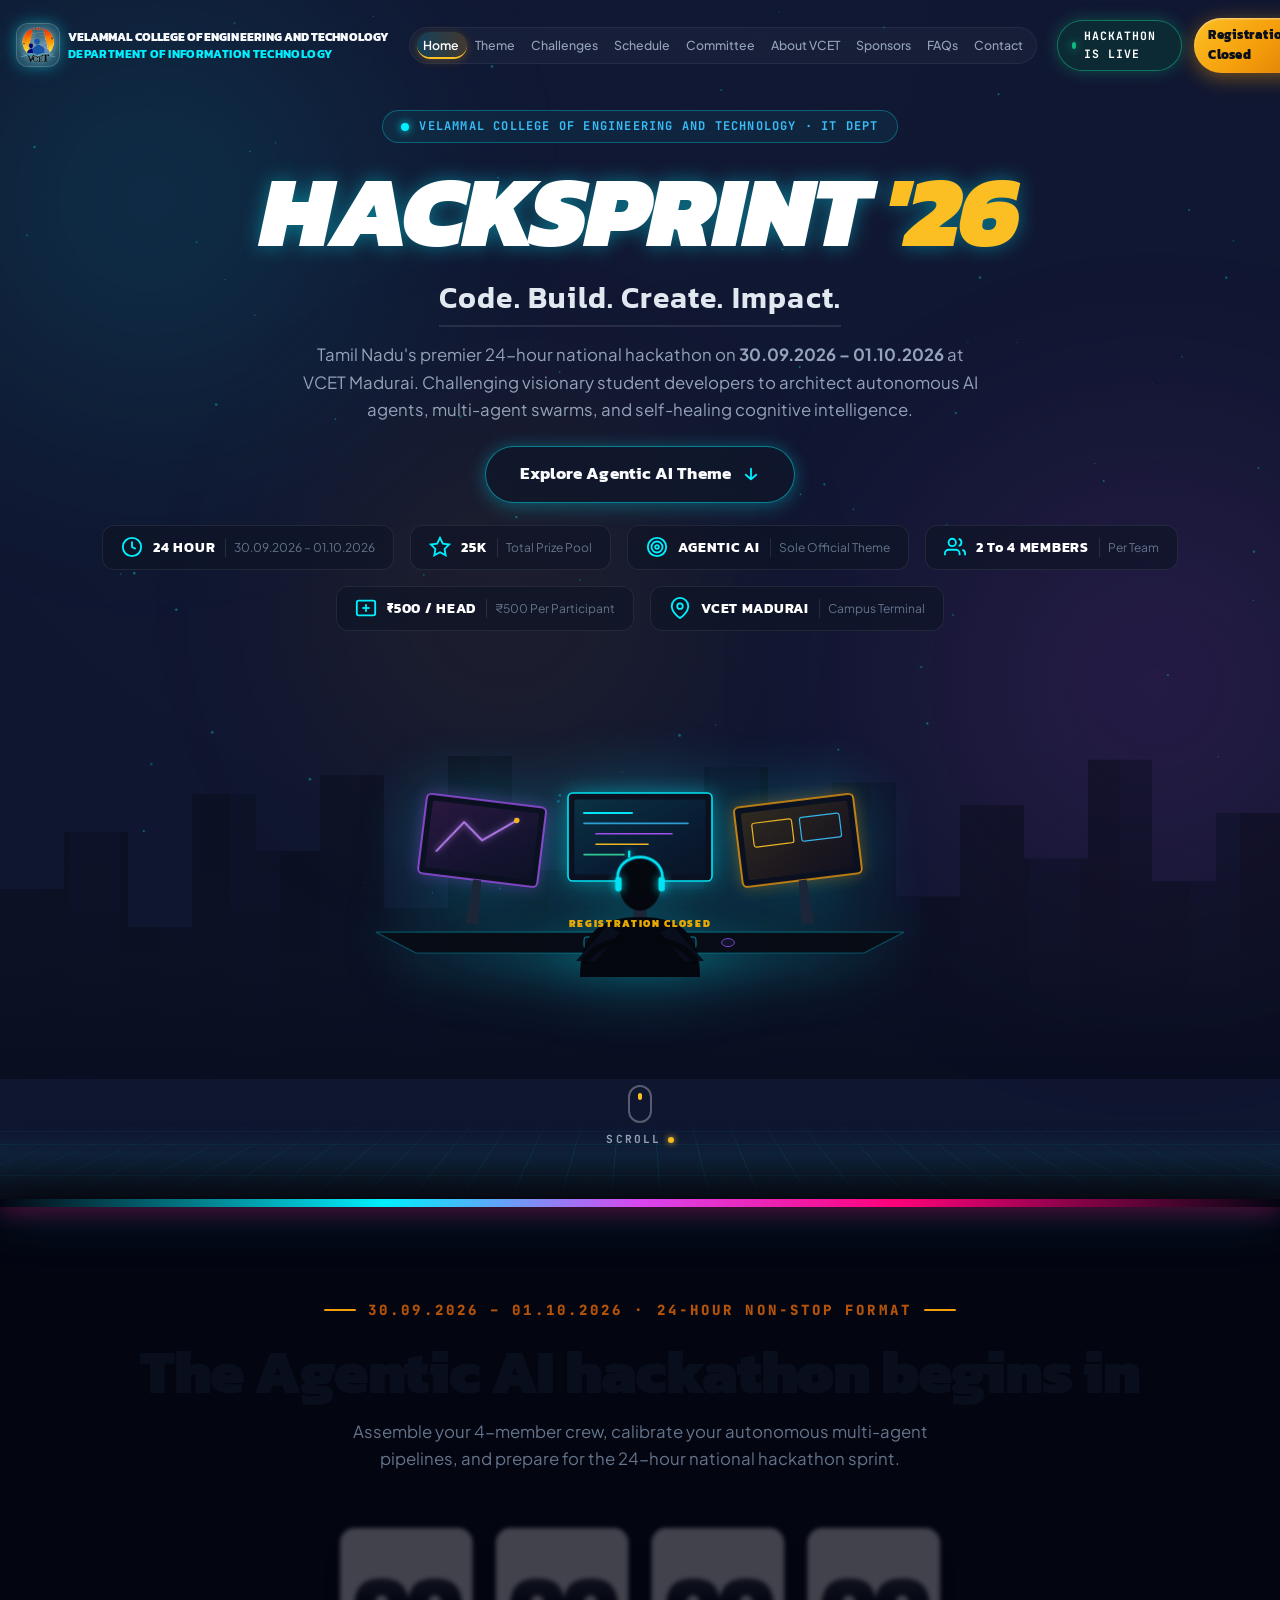
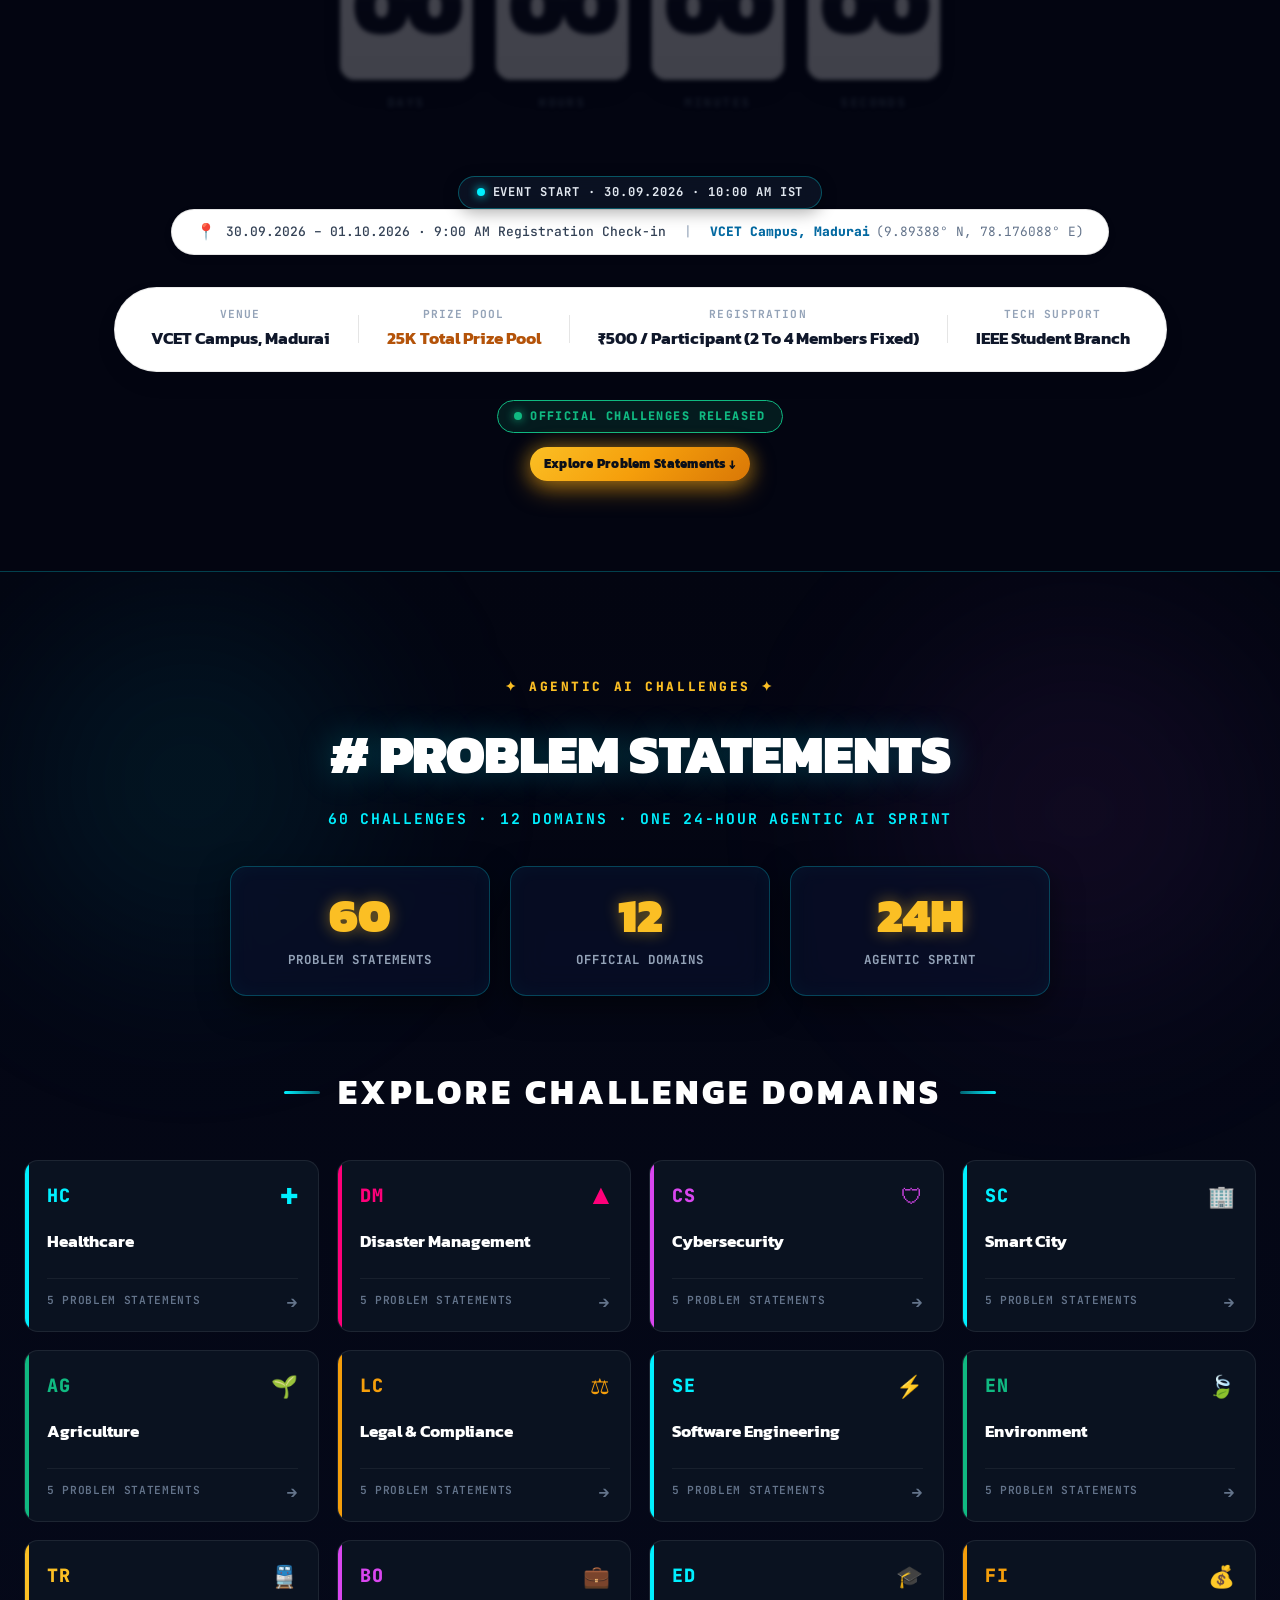
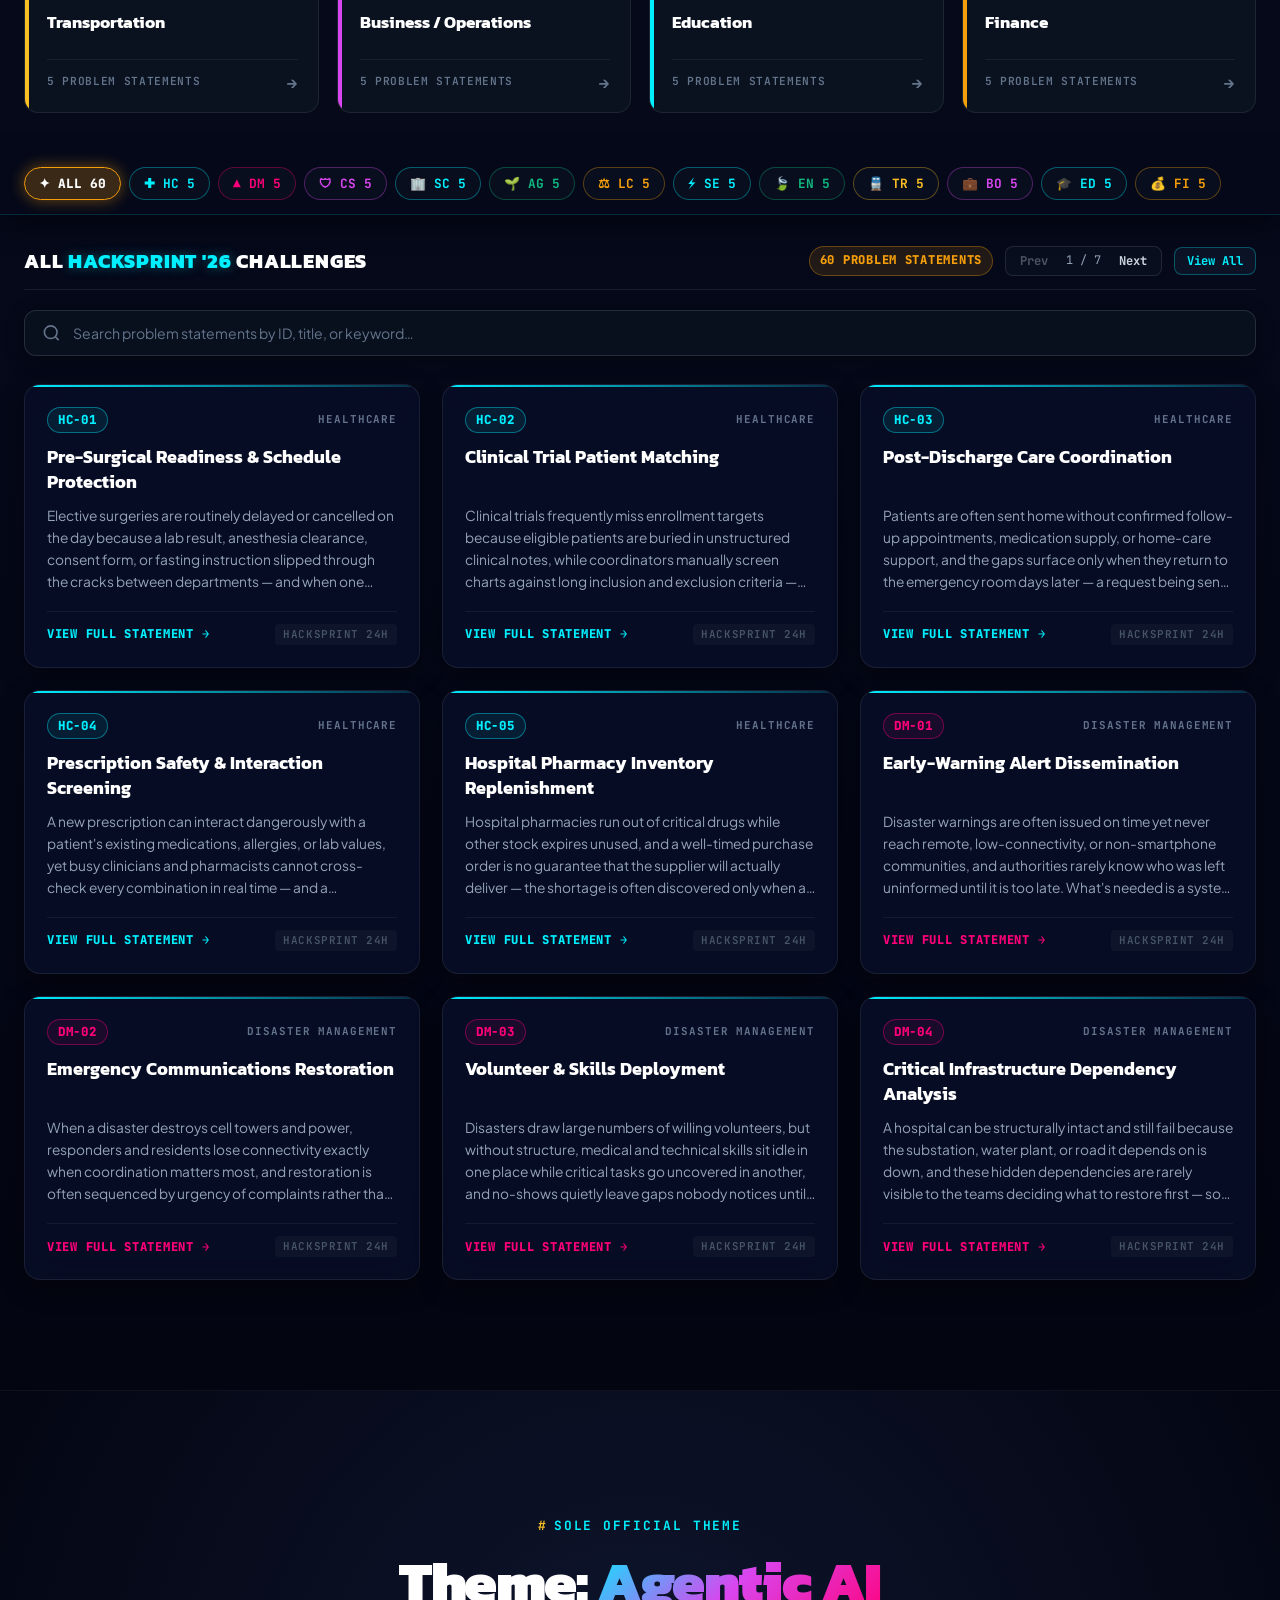
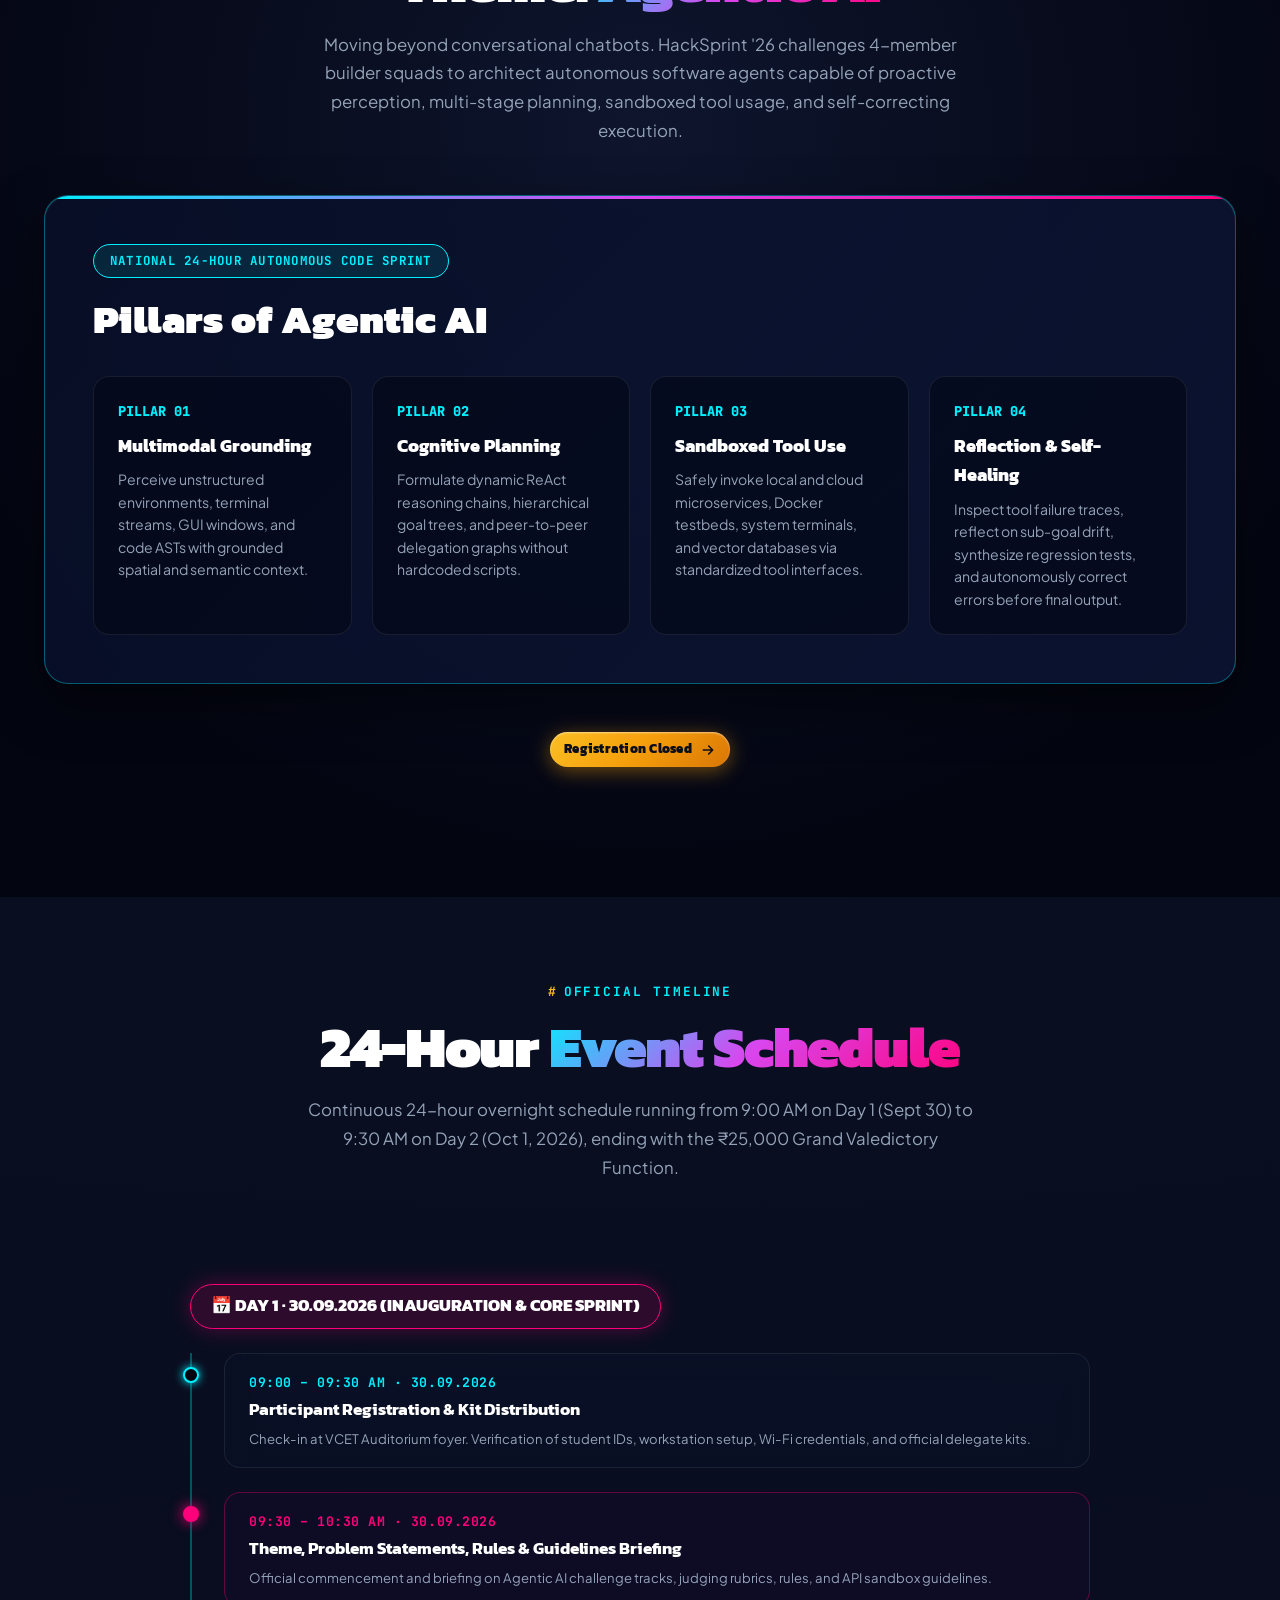
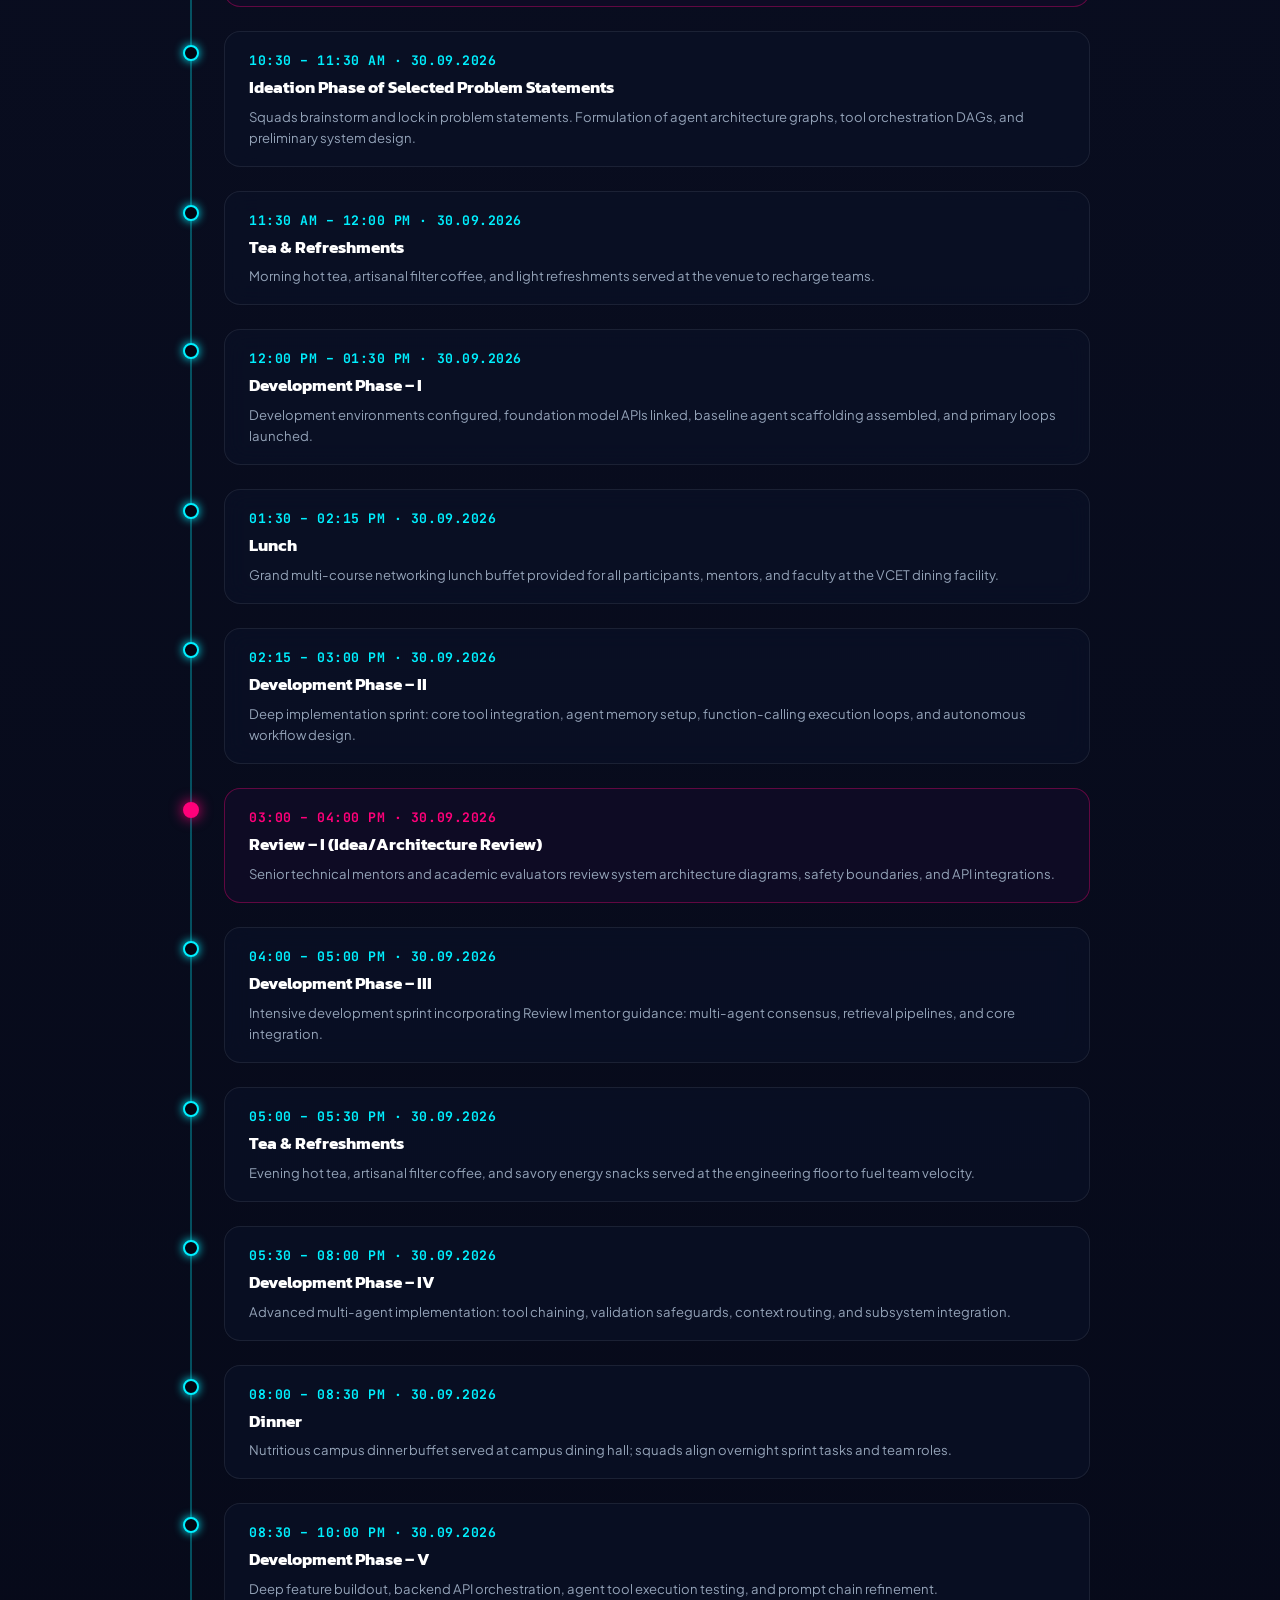
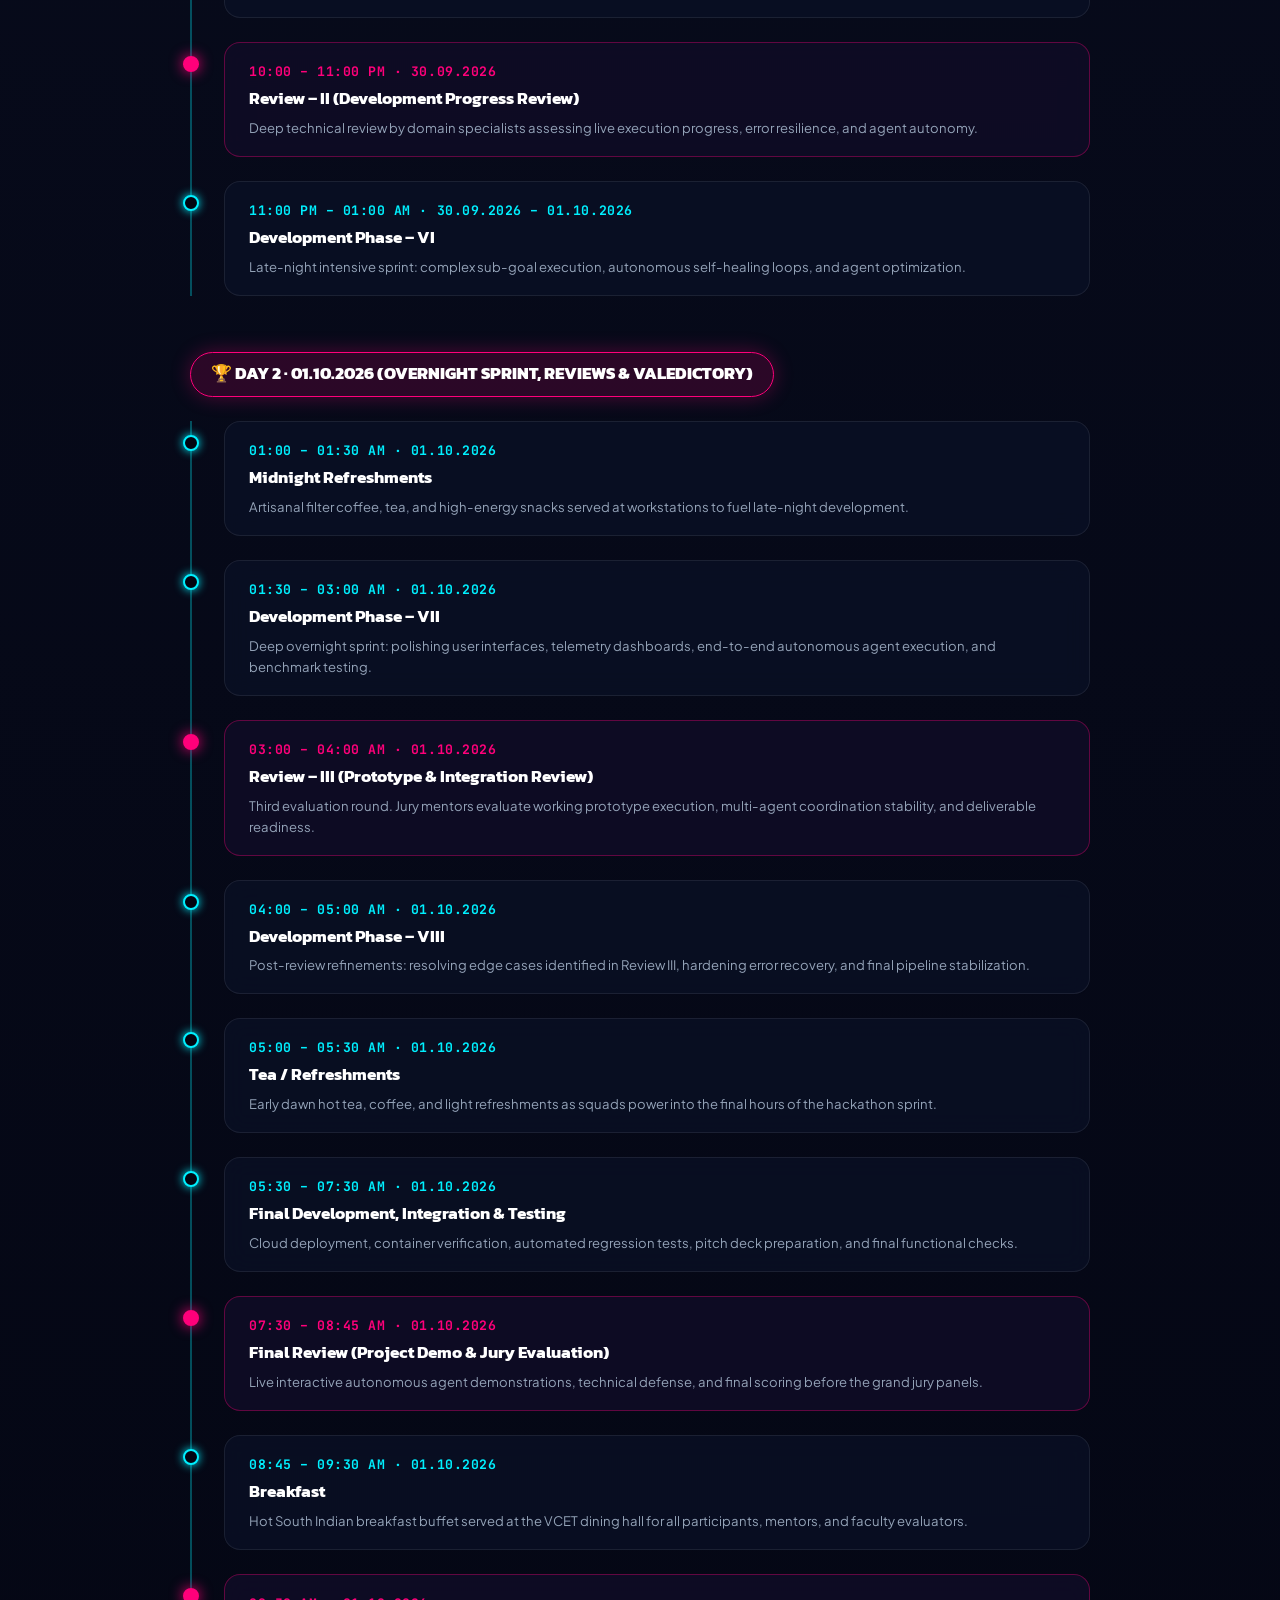
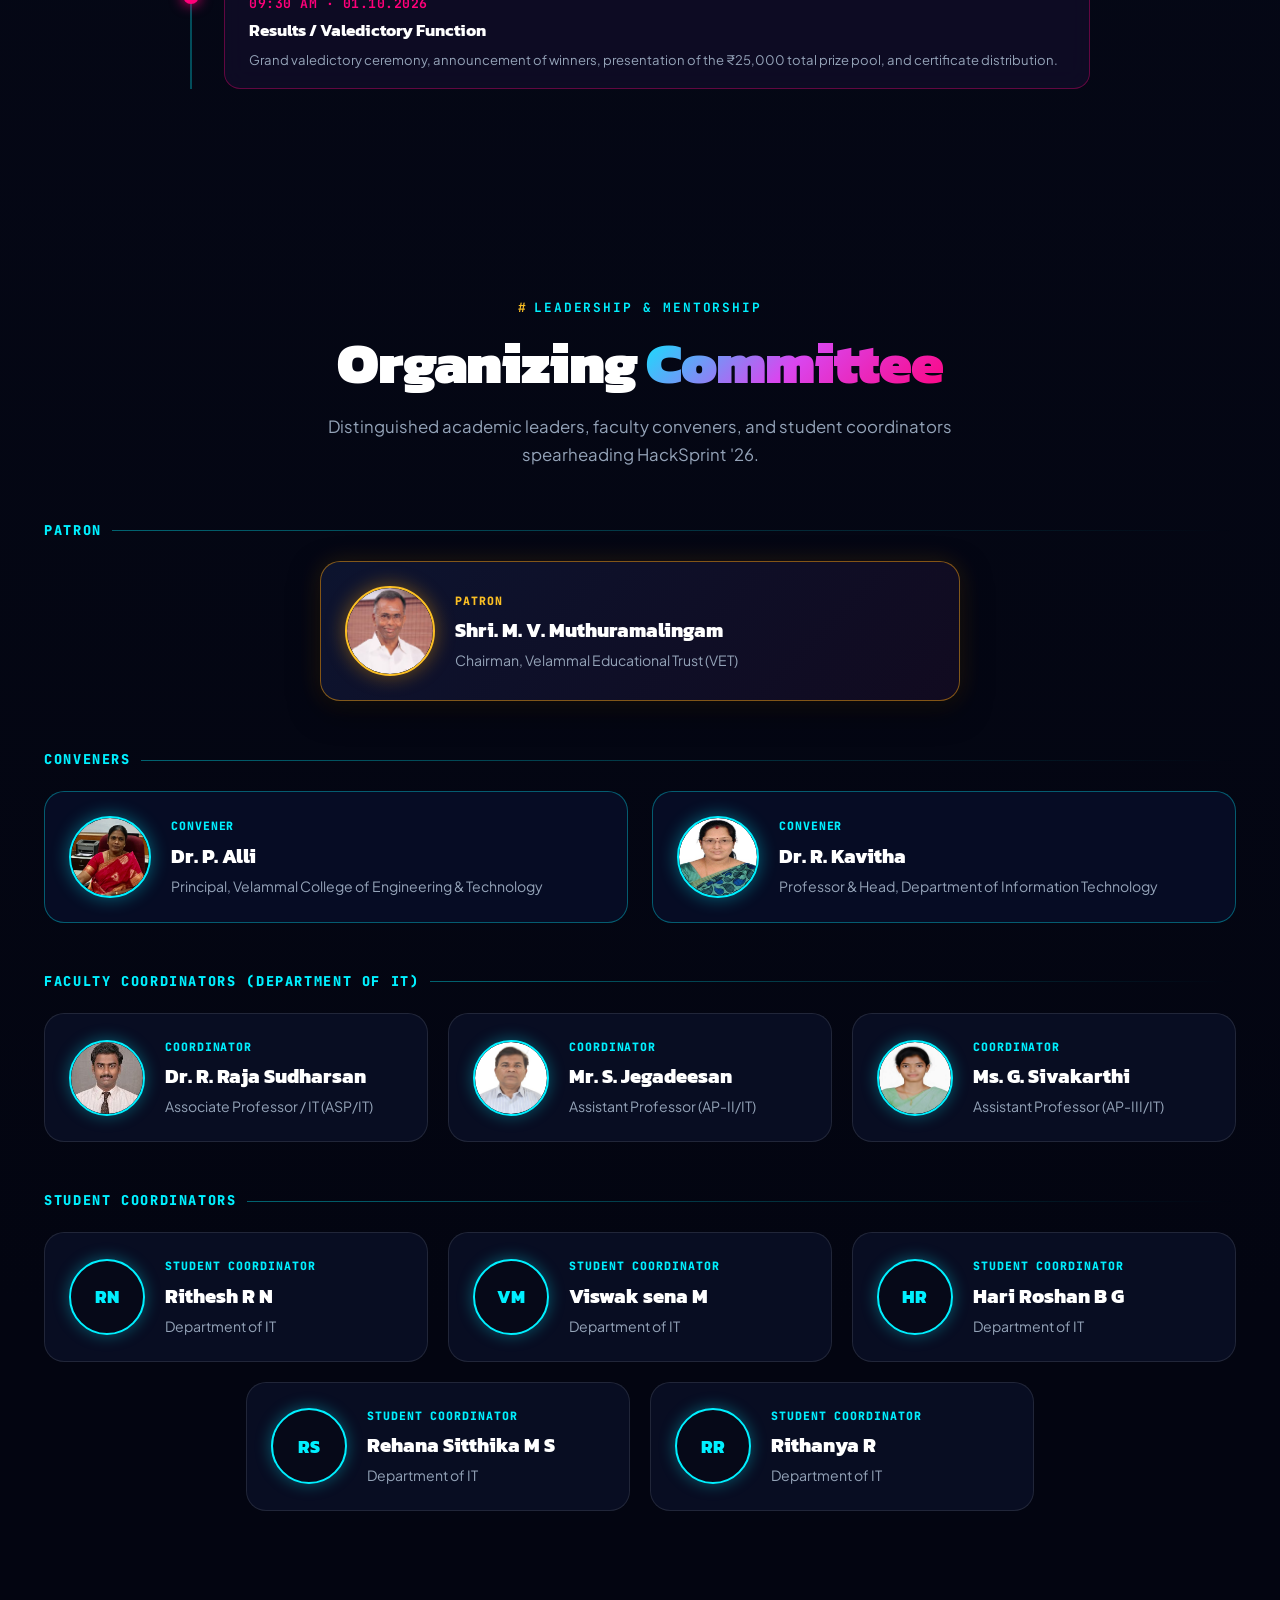
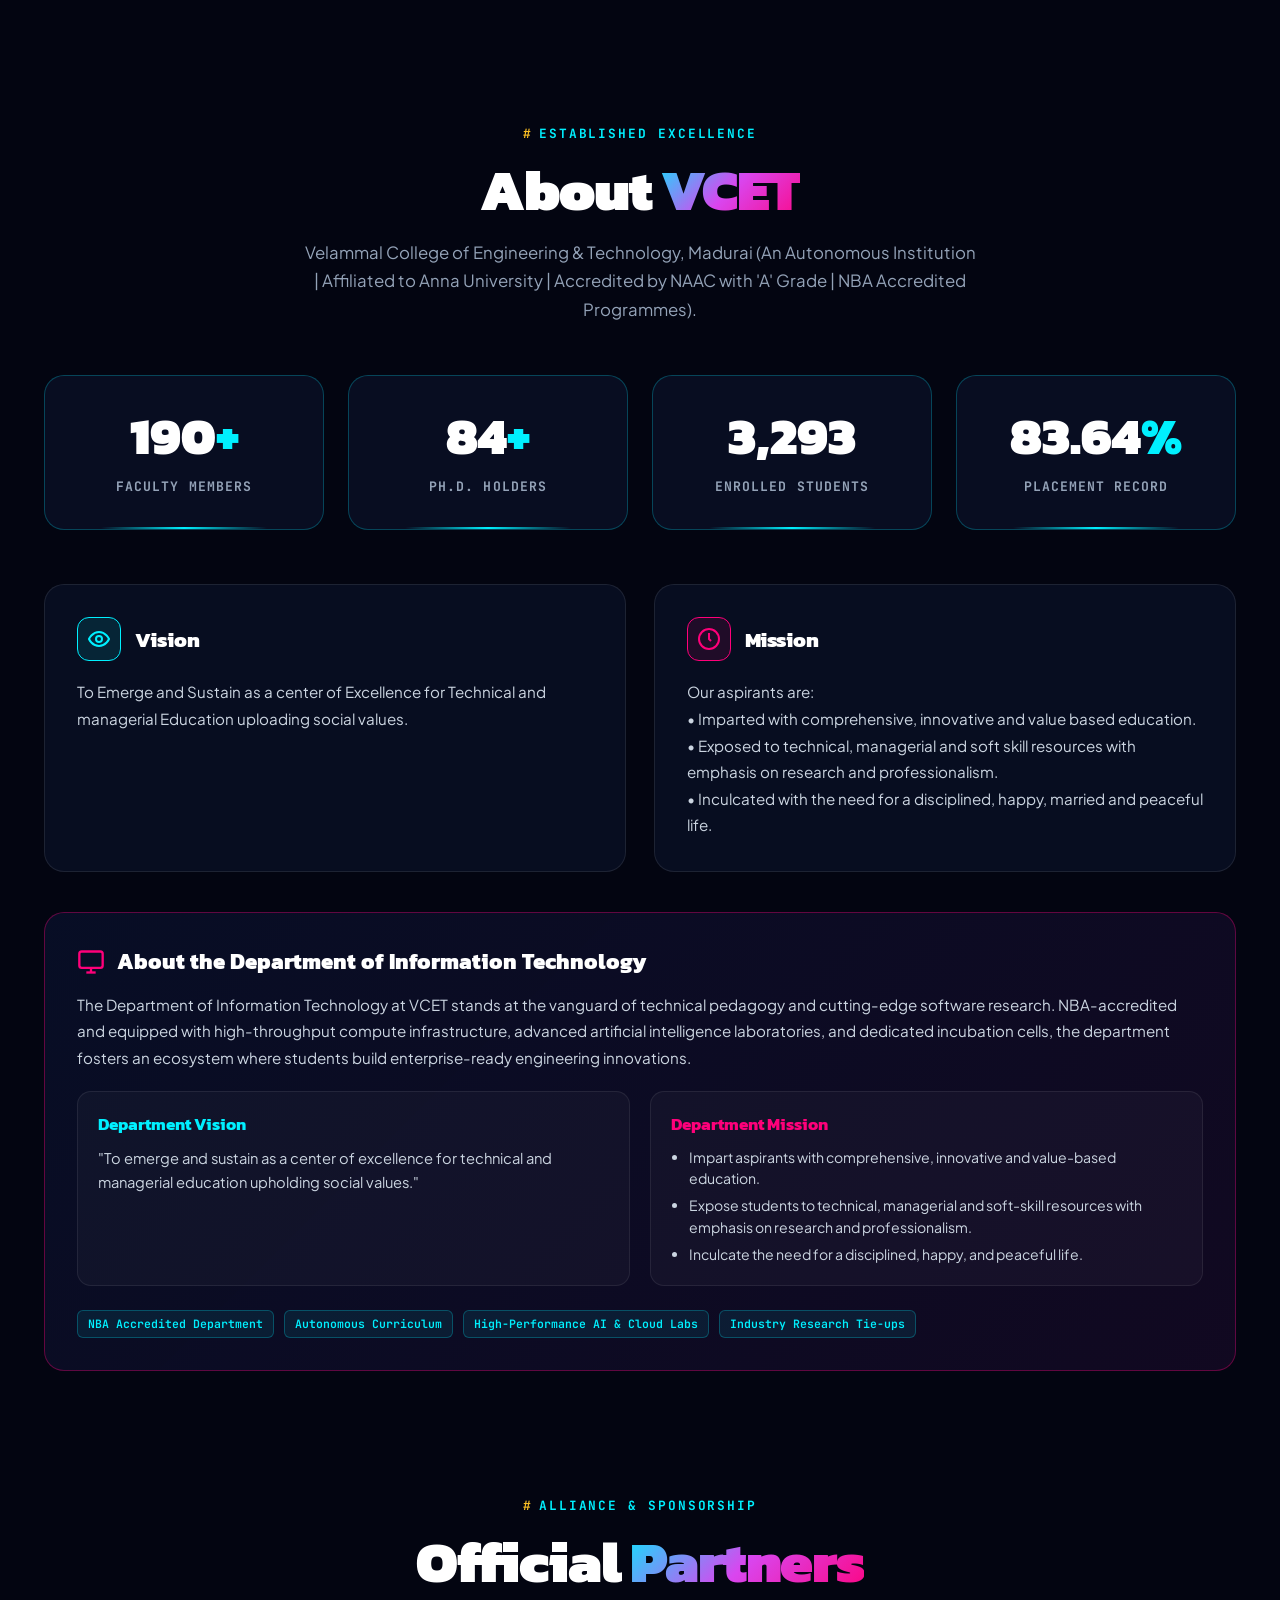
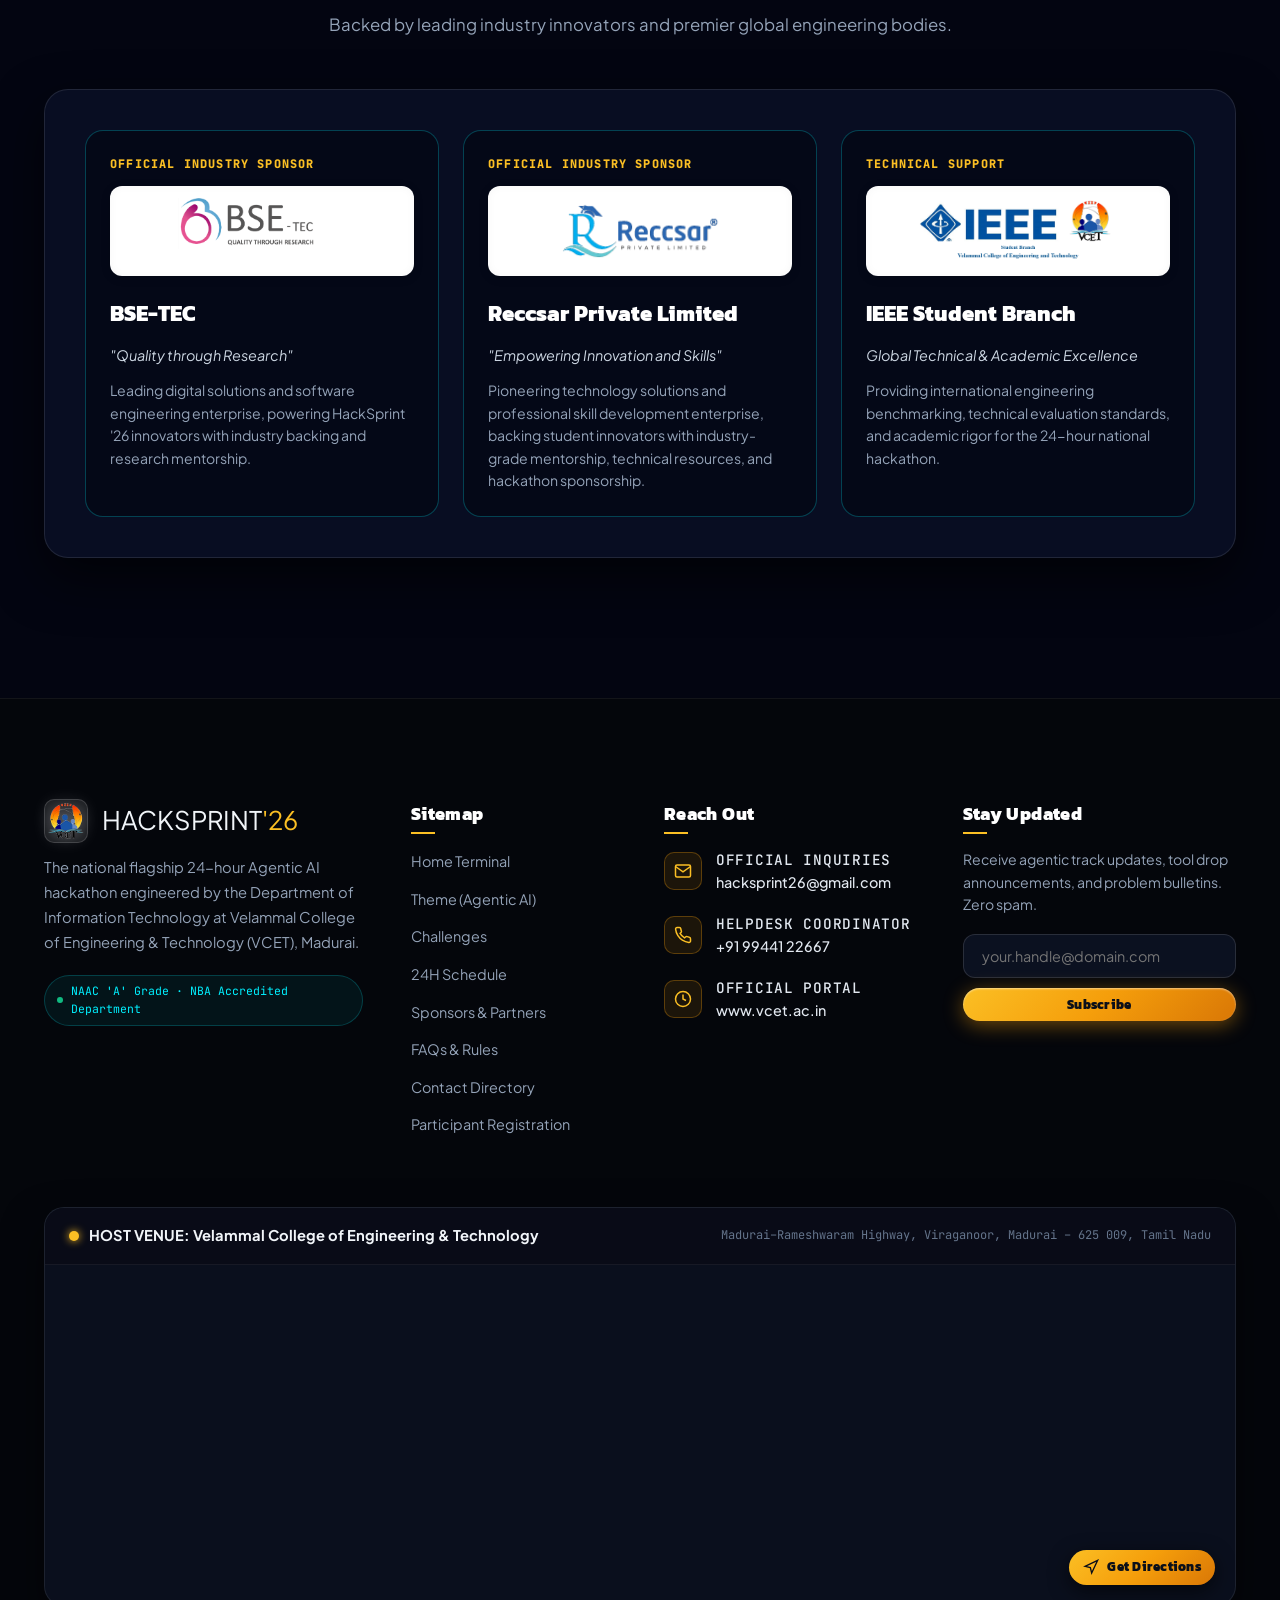
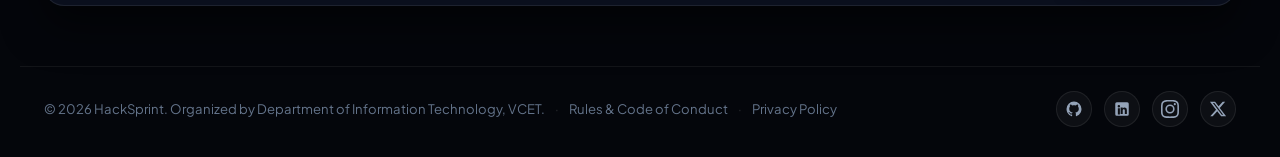
<file: index.html>
<!DOCTYPE html>
<html lang="en">

<head>
  <meta charset="UTF-8">
  <meta name="viewport" content="width=device-width, initial-scale=1.0">
  <title>HackSprint '26 | 24H National Level Agentic AI Hackathon · VCET IT</title>
  <meta name="description"
    content="HackSprint '26 - 24-Hour Premier National Agentic AI Hackathon presented by the Department of Information Technology, Velammal College of Engineering & Technology (VCET), Madurai. September 30 – October 1, 2026.">
  <meta name="robots" content="noindex, nofollow, noarchive, nosnippet, noimageindex">
  <meta name="googlebot" content="noindex, nofollow, noarchive, nosnippet">
  <meta name="bingbot" content="noindex, nofollow, noarchive, nosnippet">
  <meta name="claudebot" content="noindex, nofollow">
  <meta name="anthropic-ai" content="noindex, nofollow">
  <meta name="gptbot" content="noindex, nofollow">
  <meta name="chatgpt-user" content="noindex, nofollow">
  <meta name="perplexitybot" content="noindex, nofollow">

  <!-- Google Fonts: Kanit (Display & Headings), Outfit (Secondary), Plus Jakarta Sans (Body), JetBrains Mono (Tech/Counters) -->
  <link rel="preconnect" href="https://fonts.googleapis.com">
  <link rel="preconnect" href="https://fonts.gstatic.com" crossorigin>
  <link
    href="https://fonts.googleapis.com/css2?family=JetBrains+Mono:wght@400;500;700;800&family=Kanit:ital,wght@0,300;0,400;0,500;0,600;0,700;0,800;0,900;1,300;1,400;1,500;1,600;1,700;1,800;1,900&family=Outfit:wght@400;500;600;700;800;900&family=Plus+Jakarta+Sans:wght@300;400;500;600;700&display=swap"
    rel="stylesheet">

  <link rel="stylesheet" href="style.css?v=2">
</head>

<body>

  <!-- Background Ambient Glow & Neat Star Canvas -->
  <div class="ambient-glow glow-1"></div>
  <div class="ambient-glow glow-2"></div>
  <div class="ambient-glow glow-3"></div>
  <canvas id="starfield-canvas" aria-hidden="true"></canvas>

  <!-- ========================================================================= -->
  <!-- 1. STICKY NAVBAR -->
  <!-- ========================================================================= -->
  <header id="main-header" class="navbar-wrapper">
    <nav class="navbar container" id="navbar" aria-label="Main Navigation">
      <!-- Brand Logo with Official VCET Emblem -->
      <a href="index.html#hero" class="brand-logo" aria-label="HackSprint '26 Home">
        <div class="logo-symbol vcet-emblem-wrap">
          <img src="vcet-logo.png" alt="VCET Emblem" class="vcet-brand-img">
        </div>
        <div class="brand-text">
          <span class="brand-inst">VELAMMAL COLLEGE OF ENGINEERING AND TECHNOLOGY</span>
          <span class="brand-dept"><span class="dept-prefix">DEPARTMENT OF</span> <span class="dept-name">INFORMATION
              TECHNOLOGY</span></span>
        </div>
      </a>

      <!-- Center Navigation Links with Morphing Indicator -->
      <div class="nav-links-wrapper">
        <ul class="nav-links" id="nav-links">
          <li class="nav-item">
            <a href="#hero" class="nav-link active" data-section="hero">Home</a>
          </li>
          <li class="nav-item">
            <a href="#theme-showcase" class="nav-link" data-section="theme-showcase">Theme</a>
          </li>
          <li class="nav-item">
            <a href="#problem-statements" class="nav-link" id="nav-link-challenges" data-section="problem-statements">Challenges</a>
          </li>
          <li class="nav-item">
            <a href="#schedule" class="nav-link" data-section="schedule">Schedule</a>
          </li>
          <li class="nav-item">
            <a href="#committee" class="nav-link" data-section="committee">Committee</a>
          </li>
          <li class="nav-item">
            <a href="#about" class="nav-link" data-section="about">About VCET</a>
          </li>
          <li class="nav-item">
            <a href="#sponsors" class="nav-link" data-section="sponsors">Sponsors</a>
          </li>
          <li class="nav-item">
            <a href="faq.html" class="nav-link">FAQs</a>
          </li>
          <li class="nav-item">
            <a href="contact.html" class="nav-link" data-section="contact">Contact</a>
          </li>
        </ul>
        <!-- Smooth Morphing Sliding Underline -->
        <span class="nav-morph-pill" id="nav-morph-pill" aria-hidden="true"></span>
      </div>

      <!-- Right Action CTA -->
      <div class="nav-actions">
        <div class="nav-status-badge" id="nav-status-badge" aria-label="Hackathon Status">
          <span class="nav-status-dot pulse-amber"></span>
          <span class="nav-status-text">COUNTDOWN ACTIVE</span>
        </div>
        <a href="https://forms.gle/fFcbTWZkEgeTHq1X8" target="_blank" rel="noopener noreferrer" class="btn-pill-gold"
          id="btn-open-register" aria-label="Registration Closed">
          <span>Registration Closed</span>
          <svg class="btn-arrow" viewBox="0 0 20 20" fill="none" stroke="currentColor">
            <path d="M4.167 10h11.666M10.833 5l5 5-5 5" stroke-width="2" stroke-linecap="round"
              stroke-linejoin="round" />
          </svg>
        </a>
        <!-- Mobile Menu Toggle -->
        <button class="mobile-toggle" id="mobile-toggle" aria-label="Toggle Navigation Menu">
          <span></span>
          <span></span>
          <span></span>
        </button>
      </div>
    </nav>
  </header>

  <!-- Mobile Dropdown Navigation -->
  <div class="mobile-nav-drawer" id="mobile-nav-drawer">
    <div class="mobile-nav-inner">
      <a href="#hero" class="mobile-nav-link active" data-section="hero">Home</a>
      <a href="#theme-showcase" class="mobile-nav-link">Theme (Agentic AI)</a>
      <a href="#problem-statements" class="mobile-nav-link" id="mobile-nav-challenges" data-section="problem-statements">Challenges</a>
      <a href="#schedule" class="mobile-nav-link">24H Schedule</a>
      <a href="#committee" class="mobile-nav-link">Committee</a>
      <a href="#about" class="mobile-nav-link">About VCET</a>
      <a href="#sponsors" class="mobile-nav-link">Sponsors</a>
      <a href="faq.html" class="mobile-nav-link">FAQs</a>
      <a href="contact.html" class="mobile-nav-link">Contact</a>
      <a href="https://forms.gle/fFcbTWZkEgeTHq1X8" target="_blank" rel="noopener noreferrer"
        class="btn-pill-gold w-full mt-4" id="btn-mobile-register" aria-label="Registration Closed">
        <span>Registration Closed</span>
      </a>
    </div>
  </div>

  <main>
    <!-- ========================================================================= -->
    <!-- 2. HERO SECTION -->
    <!-- ========================================================================= -->
    <section id="hero" class="hero-section">
      <!-- Layered Cyberpunk Backdrop: City Skyline & Perspective Floor -->
      <div class="hero-backdrop" aria-hidden="true">
        <div class="skyline-silhouette"></div>
        <div class="cyber-grid-floor"></div>
      </div>

      <!-- Hero Content -->
      <div class="hero-content container">
        <!-- Institution Tag -->
        <div class="hero-badge-capsule">
          <span class="pulse-beacon"></span>
          <span class="capsule-text">VELAMMAL COLLEGE OF ENGINEERING AND TECHNOLOGY · IT DEPT</span>
        </div>

        <!-- Glitch / RGB Split Logotype -->
        <div class="glitch-wrapper">
          <h1 class="hero-glitch-title" data-text="HACKSPRINT '26">
            HACKSPRINT <span class="text-gold">'26</span>
          </h1>
        </div>

        <!-- Tagline with Light-Trail Sweep -->
        <div class="tagline-wrapper">
          <p class="hero-tagline">
            Code. Build. Create. Impact.
          </p>
          <div class="light-trail-sweep"></div>
        </div>

        <!-- Subtitle & Location -->
        <p class="hero-subtext">
          Tamil Nadu's premier 24-hour national hackathon on <strong>30.09.2026 – 01.10.2026</strong> at VCET Madurai.
          Challenging visionary student developers to architect autonomous AI agents, multi-agent swarms, and
          self-healing cognitive intelligence.
        </p>

        <!-- CTA Buttons -->
        <div class="hero-cta-group">
          <a href="#theme-showcase" class="btn-hero-secondary">
            <span>Explore Agentic AI Theme</span>
            <svg viewBox="0 0 20 20" fill="none" stroke="currentColor">
              <path d="M10 4.167v11.666M4.167 10.833l5.833 5 5.833-5" stroke-width="2" stroke-linecap="round"
                stroke-linejoin="round" />
            </svg>
          </a>
        </div>

        <!-- Feature Icon Row (Staggered Neon-Sign Sequence) -->
        <div class="feature-pills-row" id="feature-pills-row">
          <div class="feature-pill" style="--stagger-delay: 0.1s">
            <div class="pill-icon">
              <svg viewBox="0 0 24 24" fill="none" stroke="currentColor" stroke-width="2">
                <circle cx="12" cy="12" r="10" />
                <polyline points="12 6 12 12 16 14" />
              </svg>
            </div>
            <span class="pill-title">24 HOUR</span>
            <span class="pill-detail">30.09.2026 – 01.10.2026</span>
          </div>

          <div class="feature-pill" style="--stagger-delay: 0.2s">
            <div class="pill-icon">
              <svg viewBox="0 0 24 24" fill="none" stroke="currentColor" stroke-width="2">
                <polygon
                  points="12 2 15.09 8.26 22 9.27 17 14.14 18.18 21.02 12 17.77 5.82 21.02 7 14.14 2 9.27 8.91 8.26 12 2" />
              </svg>
            </div>
            <span class="pill-title">25K</span>
            <span class="pill-detail">Total Prize Pool</span>
          </div>

          <div class="feature-pill" style="--stagger-delay: 0.3s">
            <div class="pill-icon">
              <svg viewBox="0 0 24 24" fill="none" stroke="currentColor" stroke-width="2">
                <circle cx="12" cy="12" r="10" />
                <circle cx="12" cy="12" r="6" />
                <circle cx="12" cy="12" r="2" />
              </svg>
            </div>
            <span class="pill-title">AGENTIC AI</span>
            <span class="pill-detail">Sole Official Theme</span>
          </div>

          <div class="feature-pill" style="--stagger-delay: 0.4s">
            <div class="pill-icon">
              <svg viewBox="0 0 24 24" fill="none" stroke="currentColor" stroke-width="2">
                <path d="M17 21v-2a4 4 0 0 0-4-4H5a4 4 0 0 0-4 4v2" />
                <circle cx="9" cy="7" r="4" />
                <path d="M23 21v-2a4 4 0 0 0-3-3.87" />
                <path d="M16 3.13a4 4 0 0 1 0 7.75" />
              </svg>
            </div>
            <span class="pill-title">2 To 4 MEMBERS</span>
            <span class="pill-detail">Per Team</span>
          </div>

          <div class="feature-pill" style="--stagger-delay: 0.5s">
            <div class="pill-icon">
              <svg viewBox="0 0 24 24" fill="none" stroke="currentColor" stroke-width="2">
                <rect x="2" y="4" width="20" height="16" rx="2" />
                <line x1="12" y1="8" x2="12" y2="16" />
                <line x1="8" y1="12" x2="16" y2="12" />
              </svg>
            </div>
            <span class="pill-title">₹500 / HEAD</span>
            <span class="pill-detail">₹500 Per Participant</span>
          </div>

          <div class="feature-pill" style="--stagger-delay: 0.6s">
            <div class="pill-icon">
              <svg viewBox="0 0 24 24" fill="none" stroke="currentColor" stroke-width="2">
                <path d="M21 10c0 7-9 13-9 13s-9-6-9-13a9 9 0 0 1 18 0z" />
                <circle cx="12" cy="10" r="3" />
              </svg>
            </div>
            <span class="pill-title">VCET MADURAI</span>
            <span class="pill-detail">Campus Terminal</span>
          </div>
        </div>

        <!-- Silhouetted Coder at Triple-Monitor Terminal (Showcased below words & badges) -->
        <div class="coder-silhouette-wrapper">
          <svg class="coder-svg" viewBox="0 0 900 480" fill="none" xmlns="http://www.w3.org/2000/svg">
            <defs>
              <linearGradient id="screen-glow-cyan" x1="0%" y1="0%" x2="100%" y2="100%">
                <stop offset="0%" stop-color="#00f0ff" stop-opacity="0.9" />
                <stop offset="100%" stop-color="#0077ff" stop-opacity="0.2" />
              </linearGradient>
              <linearGradient id="screen-glow-purple" x1="0%" y1="0%" x2="100%" y2="100%">
                <stop offset="0%" stop-color="#d946ef" stop-opacity="0.9" />
                <stop offset="100%" stop-color="#7c3aed" stop-opacity="0.2" />
              </linearGradient>
              <linearGradient id="screen-glow-amber" x1="0%" y1="0%" x2="100%" y2="100%">
                <stop offset="0%" stop-color="#fbbf24" stop-opacity="0.9" />
                <stop offset="100%" stop-color="#ea580c" stop-opacity="0.2" />
              </linearGradient>
              <radialGradient id="desk-glow" cx="50%" cy="40%" r="50%">
                <stop offset="0%" stop-color="rgba(0, 240, 255, 0.25)" />
                <stop offset="100%" stop-color="transparent" />
              </radialGradient>
            </defs>

            <!-- Desk Ambient Aura -->
            <ellipse cx="450" cy="380" rx="360" ry="80" fill="url(#desk-glow)" />

            <!-- Center Monitor -->
            <g class="monitor-center">
              <rect x="360" y="160" width="180" height="110" rx="6" fill="#0b1120" stroke="#00f0ff" stroke-width="2"
                filter="drop-shadow(0 0 12px rgba(0,240,255,0.4))" />
              <rect x="368" y="168" width="164" height="94" rx="3" fill="url(#screen-glow-cyan)" opacity="0.18" />
              <!-- Code Lines with terminal output streaming -->
              <g class="terminal-code-stream">
                <line class="term-line line-1" x1="380" y1="185" x2="440" y2="185" stroke="#00f0ff" stroke-width="2.5"
                  stroke-linecap="round" />
                <line class="term-line line-2" x1="380" y1="198" x2="510" y2="198" stroke="#38bdf8" stroke-width="2"
                  stroke-linecap="round" opacity="0.85" />
                <line class="term-line line-3" x1="395" y1="211" x2="490" y2="211" stroke="#a855f7" stroke-width="2"
                  stroke-linecap="round" />
                <line class="term-line line-4" x1="395" y1="224" x2="460" y2="224" stroke="#fbbf24" stroke-width="2"
                  stroke-linecap="round" />
                <line class="term-line line-5" x1="380" y1="237" x2="430" y2="237" stroke="#34d399" stroke-width="2"
                  stroke-linecap="round" />
                <!-- Subtle blinking cursor at end of terminal line -->
                <rect class="term-cursor" x="435" y="232" width="3" height="9" rx="1" fill="#00f0ff" />
              </g>
              <!-- Stand -->
              <path d="M445 270L440 330H460L455 270" fill="#1e293b" />
              <rect x="420" y="328" width="60" height="6" rx="2" fill="#334155" />
            </g>

            <!-- Left Angled Monitor -->
            <g class="monitor-left" transform="rotate(7 260 200)">
              <rect x="180" y="170" width="150" height="100" rx="6" fill="#0b1120" stroke="#a855f7" stroke-width="2"
                filter="drop-shadow(0 0 10px rgba(168,85,247,0.35))" />
              <rect x="188" y="178" width="134" height="84" rx="3" fill="url(#screen-glow-purple)" opacity="0.18" />
              <!-- Live data chart line & pulsating endpoint dot -->
              <path class="chart-stream-line" d="M200 240L230 200L255 220L295 190" stroke="#c084fc" stroke-width="2.5"
                stroke-linecap="round" stroke-linejoin="round" />
              <circle class="chart-stream-dot" cx="295" cy="190" r="3.5" fill="#fbbf24" />
              <path d="M250 270L247 325H263L260 270" fill="#1e293b" />
            </g>

            <!-- Right Angled Monitor -->
            <g class="monitor-right" transform="rotate(-7 640 200)">
              <rect x="570" y="170" width="150" height="100" rx="6" fill="#0b1120" stroke="#f59e0b" stroke-width="2"
                filter="drop-shadow(0 0 10px rgba(245,158,11,0.35))" />
              <rect x="578" y="178" width="134" height="84" rx="3" fill="url(#screen-glow-amber)" opacity="0.18" />
              <!-- Sequential pulsing toggling dashboard boxes -->
              <rect class="ui-box-left" x="590" y="192" width="50" height="30" rx="3" stroke="#fbbf24"
                stroke-width="1.5" fill="none" />
              <rect class="ui-box-right" x="650" y="192" width="50" height="30" rx="3" stroke="#38bdf8"
                stroke-width="1.5" fill="none" />
              <path d="M640 270L637 325H653L650 270" fill="#1e293b" />
            </g>

            <!-- Desk Surface -->
            <path d="M120 334H780L730 360H170L120 334Z" fill="#090d16" stroke="rgba(0,240,255,0.3)"
              stroke-width="1.5" />
            <!-- Keyboard & Mouse glow -->
            <rect x="380" y="340" width="140" height="14" rx="3" fill="#0f172a" stroke="#00f0ff" stroke-width="1"
              opacity="0.7" />
            <ellipse cx="560" cy="347" rx="8" ry="5" fill="#0f172a" stroke="#a855f7" stroke-width="1" />

            <!-- Silhouetted Coder Sitting with Natural Subtle Motion Loop -->
            <g class="coder-figure">
              <!-- Recurring 1.5s Turn-Forward Beat Layer (Preserving existing nested animations) -->
              <g class="coder-address-viewer-layer">
                <!-- Swivel Body (Shoulders & Torso) -->
                <g class="coder-body-swivel">
                  <path d="M375 390C375 330 405 315 450 315C495 315 525 330 525 390H375Z" fill="#06080e" />
                  <path d="M410 325L370 370H395L425 335" fill="#0a0f1d" />
                  <path d="M490 325L530 370H505L475 335" fill="#0a0f1d" />
                  <!-- Subtle rim light on coder's back -->
                  <path d="M380 385C385 340 410 320 450 320C490 320 515 340 520 385" stroke="url(#logo-grad)"
                    stroke-width="1.5" fill="none" opacity="0.7" />
                </g>

                <!-- Head & Cyan Headphones (Slow Natural Scanning Motion) -->
                <g class="coder-head-scanning">
                  <ellipse cx="450" cy="275" rx="26" ry="32" fill="#06080e" />
                  <path d="M422 265C422 250 435 240 450 240C465 240 478 250 478 265" stroke="#00f0ff" stroke-width="3.5"
                    stroke-linecap="round" fill="none" />
                  <rect x="419" y="265" width="8" height="18" rx="3" fill="#00f0ff"
                    filter="drop-shadow(0 0 6px #00f0ff)" />
                  <rect x="473" y="265" width="8" height="18" rx="3" fill="#00f0ff"
                    filter="drop-shadow(0 0 6px #00f0ff)" />
                </g>

                <!-- Hands & Forearms (Typing / Adjusting Motions on Keyboard & Mouse) -->
                <g class="coder-hands-typing">
                  <g class="coder-hand-group-left">
                    <path d="M382 368 C 392 355, 408 347, 426 345" stroke="#06080e" stroke-width="8"
                      stroke-linecap="round" fill="none" />
                    <ellipse cx="426" cy="344" rx="6" ry="4" fill="#06080e" />
                  </g>
                  <g class="coder-hand-group-right">
                    <path d="M518 368 C 508 355, 492 347, 474 345" stroke="#06080e" stroke-width="8"
                      stroke-linecap="round" fill="none" />
                    <ellipse cx="474" cy="344" rx="6" ry="4" fill="#06080e" />
                  </g>
                </g>
              </g>

              <!-- Synchronized "REGISTRATION CLOSED" Callout: Positioned directly below silhouette, above desk line -->
              <g class="coder-register-callout-group">
                <a href="https://forms.gle/fFcbTWZkEgeTHq1X8" target="_blank" rel="noopener noreferrer"
                  class="coder-register-anchor" aria-label="Registration Closed">
                  <text class="coder-register-text" x="450" y="328" text-anchor="middle">REGISTRATION CLOSED</text>
                </a>
              </g>
            </g>
          </svg>
        </div>

        <!-- Bouncing Scroll Indicator -->
        <a href="#countdown" class="hero-scroll-indicator" aria-label="Scroll to Countdown">
          <div class="scroll-mouse">
            <span class="mouse-wheel"></span>
          </div>
          <div class="scroll-text-group">
            <span class="scroll-label">SCROLL</span>
            <span class="pulse-dot"></span>
          </div>
        </a>
      </div>
    </section>

    <!-- ========================================================================= -->
    <!-- 3. COUNTDOWN TIMER SECTION (CLEAN CONTRAST LIGHT PANEL) -->
    <!-- ========================================================================= -->
    <section id="countdown" class="countdown-contrast-panel">
      <!-- Soft Ambient Top Glow -->
      <div class="panel-top-glow" aria-hidden="true"></div>

      <!-- Idle Orbit-Ring Backdrop for Countdown -->
      <div class="orbit-ring-system orbit-ring-backdrop" id="orbit-ring-backdrop" aria-hidden="true">
        <svg class="orbit-ring-svg" viewBox="-500 -500 1000 1000" preserveAspectRatio="xMidYMid meet">
          <!-- 1. Outer Cyan Ring (r=350) -->
          <g class="orbit-group ring-outer-group">
            <circle class="orbit-circle ring-outer" cx="0" cy="0" r="350" stroke="#00f0ff" stroke-width="1.8" stroke-dasharray="22 10 4 10" fill="none" opacity="0.65" filter="url(#glow-cyan)" />
            <circle cx="350" cy="0" r="4.5" fill="#00f0ff" filter="url(#glow-dot)" class="orbit-dot" />
            <circle cx="314" cy="154" r="3" fill="#ffffff" filter="url(#glow-dot)" class="orbit-dot" />
            <circle cx="214" cy="276" r="3.5" fill="#ff007a" filter="url(#glow-dot)" class="orbit-dot" />
            <circle cx="78" cy="341" r="4" fill="#fbbf24" filter="url(#glow-dot)" class="orbit-dot" />
            <circle cx="-78" cy="341" r="3" fill="#ff1493" filter="url(#glow-dot)" class="orbit-dot" />
            <circle cx="-214" cy="276" r="3.5" fill="#00f0ff" filter="url(#glow-dot)" class="orbit-dot" />
            <circle cx="-314" cy="154" r="4" fill="#ffffff" filter="url(#glow-dot)" class="orbit-dot" />
            <circle cx="-350" cy="0" r="3.5" fill="#ff007a" filter="url(#glow-dot)" class="orbit-dot" />
            <circle cx="-314" cy="-154" r="4" fill="#fbbf24" filter="url(#glow-dot)" class="orbit-dot" />
            <circle cx="-214" cy="-276" r="3" fill="#ff1493" filter="url(#glow-dot)" class="orbit-dot" />
            <circle cx="-78" cy="-341" r="3.5" fill="#00f0ff" filter="url(#glow-dot)" class="orbit-dot" />
            <circle cx="78" cy="-341" r="4" fill="#ffffff" filter="url(#glow-dot)" class="orbit-dot" />
            <circle cx="214" cy="-276" r="3" fill="#ff007a" filter="url(#glow-dot)" class="orbit-dot" />
            <circle cx="314" cy="-154" r="3.5" fill="#fbbf24" filter="url(#glow-dot)" class="orbit-dot" />
          </g>

          <!-- 2. Middle Magenta Ring (r=250) -->
          <g class="orbit-group ring-middle-group">
            <circle class="orbit-circle ring-middle" cx="0" cy="0" r="250" stroke="#d946ef" stroke-width="1.8" stroke-dasharray="14 8" fill="none" opacity="0.65" filter="url(#glow-magenta)" />
            <circle cx="241" cy="65" r="4" fill="#d946ef" filter="url(#glow-dot)" class="orbit-dot" />
            <circle cx="177" cy="177" r="3" fill="#00f0ff" filter="url(#glow-dot)" class="orbit-dot" />
            <circle cx="65" cy="241" r="3.5" fill="#fbbf24" filter="url(#glow-dot)" class="orbit-dot" />
            <circle cx="-65" cy="241" r="4" fill="#ffffff" filter="url(#glow-dot)" class="orbit-dot" />
            <circle cx="-177" cy="177" r="3" fill="#ff1493" filter="url(#glow-dot)" class="orbit-dot" />
            <circle cx="-241" cy="65" r="3.5" fill="#ff007a" filter="url(#glow-dot)" class="orbit-dot" />
            <circle cx="-241" cy="-65" r="4" fill="#00f0ff" filter="url(#glow-dot)" class="orbit-dot" />
            <circle cx="-177" cy="-177" r="3" fill="#fbbf24" filter="url(#glow-dot)" class="orbit-dot" />
            <circle cx="-65" cy="-241" r="3.5" fill="#ffffff" filter="url(#glow-dot)" class="orbit-dot" />
            <circle cx="65" cy="-241" r="4" fill="#d946ef" filter="url(#glow-dot)" class="orbit-dot" />
            <circle cx="177" cy="-177" r="3" fill="#ff1493" filter="url(#glow-dot)" class="orbit-dot" />
            <circle cx="241" cy="-65" r="3.5" fill="#ff007a" filter="url(#glow-dot)" class="orbit-dot" />
          </g>

          <!-- 3. Inner Amber Ring (r=150) -->
          <g class="orbit-group ring-inner-group">
            <circle class="orbit-circle ring-inner" cx="0" cy="0" r="150" stroke="#fbbf24" stroke-width="1.8" stroke-dasharray="8 6" fill="none" opacity="0.75" filter="url(#glow-gold)" />
            <circle cx="150" cy="0" r="4" fill="#fbbf24" filter="url(#glow-dot)" class="orbit-dot" />
            <circle cx="121" cy="88" r="3" fill="#ffffff" filter="url(#glow-dot)" class="orbit-dot" />
            <circle cx="46" cy="143" r="3.5" fill="#ff007a" filter="url(#glow-dot)" class="orbit-dot" />
            <circle cx="-51" cy="141" r="3" fill="#00f0ff" filter="url(#glow-dot)" class="orbit-dot" />
            <circle cx="-123" cy="86" r="4" fill="#ff1493" filter="url(#glow-dot)" class="orbit-dot" />
            <circle cx="-150" cy="0" r="3.5" fill="#fbbf24" filter="url(#glow-dot)" class="orbit-dot" />
            <circle cx="-117" cy="-93" r="3" fill="#ffffff" filter="url(#glow-dot)" class="orbit-dot" />
            <circle cx="-39" cy="-145" r="4" fill="#00f0ff" filter="url(#glow-dot)" class="orbit-dot" />
            <circle cx="51" cy="-141" r="3" fill="#ff007a" filter="url(#glow-dot)" class="orbit-dot" />
            <circle cx="123" cy="-86" r="3.5" fill="#ff1493" filter="url(#glow-dot)" class="orbit-dot" />
          </g>

          <!-- 4. Satellite Dot-Clusters with Horizontal Gradient Trails -->
          <g class="orbit-satellites">
            <!-- Cluster 1: Top-Left (Cyan Accent) -->
            <g class="satellite-cluster cluster-cyan" transform="translate(-380, -210)">
              <line x1="0" y1="0" x2="-180" y2="0" stroke="url(#trail-cyan-left)" stroke-width="1.8" stroke-linecap="round" class="trail-line" />
              <circle cx="0" cy="0" r="4.5" fill="#00f0ff" filter="url(#glow-dot)" class="satellite-dot" />
              <circle cx="-14" cy="-7" r="3" fill="#ffffff" filter="url(#glow-dot)" class="satellite-dot" />
              <circle cx="10" cy="-10" r="2.5" fill="#00f0ff" class="satellite-dot" />
            </g>

            <!-- Cluster 2: Top-Right (Amber / Gold Accent) -->
            <g class="satellite-cluster cluster-gold" transform="translate(370, -220)">
              <line x1="0" y1="0" x2="180" y2="0" stroke="url(#trail-gold-right)" stroke-width="1.8" stroke-linecap="round" class="trail-line" />
              <circle cx="0" cy="0" r="4.5" fill="#fbbf24" filter="url(#glow-dot)" class="satellite-dot" />
              <circle cx="14" cy="-8" r="3" fill="#ffffff" filter="url(#glow-dot)" class="satellite-dot" />
              <circle cx="-10" cy="-12" r="2.5" fill="#fbbf24" class="satellite-dot" />
            </g>

            <!-- Cluster 3: Bottom-Right (Magenta Accent) -->
            <g class="satellite-cluster cluster-magenta" transform="translate(390, 190)">
              <line x1="0" y1="0" x2="180" y2="0" stroke="url(#trail-magenta-right)" stroke-width="1.8" stroke-linecap="round" class="trail-line" />
              <circle cx="0" cy="0" r="4.5" fill="#d946ef" filter="url(#glow-dot)" class="satellite-dot" />
              <circle cx="15" cy="8" r="3" fill="#ff007a" filter="url(#glow-dot)" class="satellite-dot" />
              <circle cx="-10" cy="10" r="2.5" fill="#ffffff" class="satellite-dot" />
            </g>

            <!-- Cluster 4: Bottom-Left (Hot-Pink Accent) -->
            <g class="satellite-cluster cluster-pink" transform="translate(-370, 200)">
              <line x1="0" y1="0" x2="-180" y2="0" stroke="url(#trail-pink-left)" stroke-width="1.8" stroke-linecap="round" class="trail-line" />
              <circle cx="0" cy="0" r="4.5" fill="#ff1493" filter="url(#glow-dot)" class="satellite-dot" />
              <circle cx="-14" cy="8" r="3" fill="#ffffff" filter="url(#glow-dot)" class="satellite-dot" />
              <circle cx="10" cy="10" r="2.5" fill="#ff007a" class="satellite-dot" />
            </g>
          </g>
        </svg>
      </div>

      <!-- Celebration Energy Pulse & Keynote Reveal Overlay -->
      <div class="celebration-overlay" id="celebration-overlay" aria-hidden="true">
        <!-- Deepening Background Gradient Layer (teal -> purple -> near-black) -->
        <div class="celebration-deepening-bg" id="celeb-deepening-bg" aria-hidden="true"></div>

        <!-- 0.20s White Flash Screen Overlay -->
        <div id="celebration-flash-overlay" class="celebration-flash-overlay" aria-hidden="true"></div>
        <!-- 0.35s Center Shockwaves -->
        <div class="celebration-shockwave-pulse" id="zero-shockwave-ring"></div>
        <div class="celebration-shockwave-pulse secondary" id="zero-shockwave-ring-2"></div>
        <!-- Horizontal Neon Streaks -->
        <div class="neon-streak streak-1"></div>
        <div class="neon-streak streak-2"></div>

        <!-- Orbit-Ring "Circle of Celebration" System -->
        <div class="orbit-ring-system" id="orbit-ring-celebration" aria-hidden="true">
          <svg class="orbit-ring-svg" viewBox="-500 -500 1000 1000" preserveAspectRatio="xMidYMid meet">
            <defs>
              <filter id="glow-cyan" x="-30%" y="-30%" width="160%" height="160%">
                <feGaussianBlur stdDeviation="3" result="blur" />
                <feMerge><feMergeNode in="blur" /><feMergeNode in="SourceGraphic" /></feMerge>
              </filter>
              <filter id="glow-magenta" x="-30%" y="-30%" width="160%" height="160%">
                <feGaussianBlur stdDeviation="3" result="blur" />
                <feMerge><feMergeNode in="blur" /><feMergeNode in="SourceGraphic" /></feMerge>
              </filter>
              <filter id="glow-gold" x="-30%" y="-30%" width="160%" height="160%">
                <feGaussianBlur stdDeviation="3" result="blur" />
                <feMerge><feMergeNode in="blur" /><feMergeNode in="SourceGraphic" /></feMerge>
              </filter>
              <filter id="glow-dot" x="-60%" y="-60%" width="220%" height="220%">
                <feGaussianBlur stdDeviation="2.5" result="blur" />
                <feMerge><feMergeNode in="blur" /><feMergeNode in="SourceGraphic" /></feMerge>
              </filter>
              <linearGradient id="trail-cyan-left" x1="100%" y1="0%" x2="0%" y2="0%">
                <stop offset="0%" stop-color="#00f0ff" stop-opacity="0.95" />
                <stop offset="100%" stop-color="#00f0ff" stop-opacity="0" />
              </linearGradient>
              <linearGradient id="trail-gold-right" x1="0%" y1="0%" x2="100%" y2="0%">
                <stop offset="0%" stop-color="#fbbf24" stop-opacity="0.95" />
                <stop offset="100%" stop-color="#fbbf24" stop-opacity="0" />
              </linearGradient>
              <linearGradient id="trail-magenta-right" x1="0%" y1="0%" x2="100%" y2="0%">
                <stop offset="0%" stop-color="#d946ef" stop-opacity="0.95" />
                <stop offset="100%" stop-color="#d946ef" stop-opacity="0" />
              </linearGradient>
              <linearGradient id="trail-pink-left" x1="100%" y1="0%" x2="0%" y2="0%">
                <stop offset="0%" stop-color="#ff1493" stop-opacity="0.95" />
                <stop offset="100%" stop-color="#ff1493" stop-opacity="0" />
              </linearGradient>
            </defs>

            <!-- 1. Outer Cyan Ring (r=350) -->
            <g class="orbit-group ring-outer-group">
              <circle class="orbit-circle ring-outer" cx="0" cy="0" r="350" stroke="#00f0ff" stroke-width="1.8" stroke-dasharray="22 10 4 10" fill="none" opacity="0.85" filter="url(#glow-cyan)" />
              <circle cx="350" cy="0" r="4.5" fill="#00f0ff" filter="url(#glow-dot)" class="orbit-dot" />
              <circle cx="314" cy="154" r="3" fill="#ffffff" filter="url(#glow-dot)" class="orbit-dot" />
              <circle cx="214" cy="276" r="3.5" fill="#ff007a" filter="url(#glow-dot)" class="orbit-dot" />
              <circle cx="78" cy="341" r="4" fill="#fbbf24" filter="url(#glow-dot)" class="orbit-dot" />
              <circle cx="-78" cy="341" r="3" fill="#ff1493" filter="url(#glow-dot)" class="orbit-dot" />
              <circle cx="-214" cy="276" r="3.5" fill="#00f0ff" filter="url(#glow-dot)" class="orbit-dot" />
              <circle cx="-314" cy="154" r="4" fill="#ffffff" filter="url(#glow-dot)" class="orbit-dot" />
              <circle cx="-350" cy="0" r="3.5" fill="#ff007a" filter="url(#glow-dot)" class="orbit-dot" />
              <circle cx="-314" cy="-154" r="4" fill="#fbbf24" filter="url(#glow-dot)" class="orbit-dot" />
              <circle cx="-214" cy="-276" r="3" fill="#ff1493" filter="url(#glow-dot)" class="orbit-dot" />
              <circle cx="-78" cy="-341" r="3.5" fill="#00f0ff" filter="url(#glow-dot)" class="orbit-dot" />
              <circle cx="78" cy="-341" r="4" fill="#ffffff" filter="url(#glow-dot)" class="orbit-dot" />
              <circle cx="214" cy="-276" r="3" fill="#ff007a" filter="url(#glow-dot)" class="orbit-dot" />
              <circle cx="314" cy="-154" r="3.5" fill="#fbbf24" filter="url(#glow-dot)" class="orbit-dot" />
            </g>

            <!-- 2. Middle Magenta Ring (r=250) -->
            <g class="orbit-group ring-middle-group">
              <circle class="orbit-circle ring-middle" cx="0" cy="0" r="250" stroke="#d946ef" stroke-width="1.8" stroke-dasharray="14 8" fill="none" opacity="0.8" filter="url(#glow-magenta)" />
              <circle cx="241" cy="65" r="4" fill="#d946ef" filter="url(#glow-dot)" class="orbit-dot" />
              <circle cx="177" cy="177" r="3" fill="#00f0ff" filter="url(#glow-dot)" class="orbit-dot" />
              <circle cx="65" cy="241" r="3.5" fill="#fbbf24" filter="url(#glow-dot)" class="orbit-dot" />
              <circle cx="-65" cy="241" r="4" fill="#ffffff" filter="url(#glow-dot)" class="orbit-dot" />
              <circle cx="-177" cy="177" r="3" fill="#ff1493" filter="url(#glow-dot)" class="orbit-dot" />
              <circle cx="-241" cy="65" r="3.5" fill="#ff007a" filter="url(#glow-dot)" class="orbit-dot" />
              <circle cx="-241" cy="-65" r="4" fill="#00f0ff" filter="url(#glow-dot)" class="orbit-dot" />
              <circle cx="-177" cy="-177" r="3" fill="#fbbf24" filter="url(#glow-dot)" class="orbit-dot" />
              <circle cx="-65" cy="-241" r="3.5" fill="#ffffff" filter="url(#glow-dot)" class="orbit-dot" />
              <circle cx="65" cy="-241" r="4" fill="#d946ef" filter="url(#glow-dot)" class="orbit-dot" />
              <circle cx="177" cy="-177" r="3" fill="#ff1493" filter="url(#glow-dot)" class="orbit-dot" />
              <circle cx="241" cy="-65" r="3.5" fill="#ff007a" filter="url(#glow-dot)" class="orbit-dot" />
            </g>

            <!-- 3. Inner Amber Ring (r=150) -->
            <g class="orbit-group ring-inner-group">
              <circle class="orbit-circle ring-inner" cx="0" cy="0" r="150" stroke="#fbbf24" stroke-width="1.8" stroke-dasharray="8 6" fill="none" opacity="0.85" filter="url(#glow-gold)" />
              <circle cx="150" cy="0" r="4" fill="#fbbf24" filter="url(#glow-dot)" class="orbit-dot" />
              <circle cx="121" cy="88" r="3" fill="#ffffff" filter="url(#glow-dot)" class="orbit-dot" />
              <circle cx="46" cy="143" r="3.5" fill="#ff007a" filter="url(#glow-dot)" class="orbit-dot" />
              <circle cx="-51" cy="141" r="3" fill="#00f0ff" filter="url(#glow-dot)" class="orbit-dot" />
              <circle cx="-123" cy="86" r="4" fill="#ff1493" filter="url(#glow-dot)" class="orbit-dot" />
              <circle cx="-150" cy="0" r="3.5" fill="#fbbf24" filter="url(#glow-dot)" class="orbit-dot" />
              <circle cx="-117" cy="-93" r="3" fill="#ffffff" filter="url(#glow-dot)" class="orbit-dot" />
              <circle cx="-39" cy="-145" r="4" fill="#00f0ff" filter="url(#glow-dot)" class="orbit-dot" />
              <circle cx="51" cy="-141" r="3" fill="#ff007a" filter="url(#glow-dot)" class="orbit-dot" />
              <circle cx="123" cy="-86" r="3.5" fill="#ff1493" filter="url(#glow-dot)" class="orbit-dot" />
            </g>

            <!-- 4. Satellite Dot-Clusters with Horizontal Gradient Trails -->
            <g class="orbit-satellites">
              <!-- Cluster 1: Top-Left (Cyan Accent) -->
              <g class="satellite-cluster cluster-cyan" transform="translate(-380, -210)">
                <line x1="0" y1="0" x2="-180" y2="0" stroke="url(#trail-cyan-left)" stroke-width="1.8" stroke-linecap="round" class="trail-line" />
                <circle cx="0" cy="0" r="4.5" fill="#00f0ff" filter="url(#glow-dot)" class="satellite-dot" />
                <circle cx="-14" cy="-7" r="3" fill="#ffffff" filter="url(#glow-dot)" class="satellite-dot" />
                <circle cx="10" cy="-10" r="2.5" fill="#00f0ff" class="satellite-dot" />
              </g>

              <!-- Cluster 2: Top-Right (Amber / Gold Accent) -->
              <g class="satellite-cluster cluster-gold" transform="translate(370, -220)">
                <line x1="0" y1="0" x2="180" y2="0" stroke="url(#trail-gold-right)" stroke-width="1.8" stroke-linecap="round" class="trail-line" />
                <circle cx="0" cy="0" r="4.5" fill="#fbbf24" filter="url(#glow-dot)" class="satellite-dot" />
                <circle cx="14" cy="-8" r="3" fill="#ffffff" filter="url(#glow-dot)" class="satellite-dot" />
                <circle cx="-10" cy="-12" r="2.5" fill="#fbbf24" class="satellite-dot" />
              </g>

              <!-- Cluster 3: Bottom-Right (Magenta Accent) -->
              <g class="satellite-cluster cluster-magenta" transform="translate(390, 190)">
                <line x1="0" y1="0" x2="180" y2="0" stroke="url(#trail-magenta-right)" stroke-width="1.8" stroke-linecap="round" class="trail-line" />
                <circle cx="0" cy="0" r="4.5" fill="#d946ef" filter="url(#glow-dot)" class="satellite-dot" />
                <circle cx="15" cy="8" r="3" fill="#ff007a" filter="url(#glow-dot)" class="satellite-dot" />
                <circle cx="-10" cy="10" r="2.5" fill="#ffffff" class="satellite-dot" />
              </g>

              <!-- Cluster 4: Bottom-Left (Hot-Pink Accent) -->
              <g class="satellite-cluster cluster-pink" transform="translate(-370, 200)">
                <line x1="0" y1="0" x2="-180" y2="0" stroke="url(#trail-pink-left)" stroke-width="1.8" stroke-linecap="round" class="trail-line" />
                <circle cx="0" cy="0" r="4.5" fill="#ff1493" filter="url(#glow-dot)" class="satellite-dot" />
                <circle cx="-14" cy="8" r="3" fill="#ffffff" filter="url(#glow-dot)" class="satellite-dot" />
                <circle cx="10" cy="10" r="2.5" fill="#ff007a" class="satellite-dot" />
              </g>
            </g>
          </svg>
        </div>

        <canvas id="celebration-particles-canvas" class="celebration-particles-canvas"></canvas>
        <div class="celebration-message-wrap" id="celebration-message-wrap">
          <span class="celebration-wait-badge" id="celeb-wait-badge">THE WAIT IS OVER</span>
          <div class="glitch-title-wrap" id="celeb-event-title-wrap">
            <h2 class="celebration-event-title" id="celeb-event-title" data-text="HACKSPRINT '26">
              HACKSPRINT <span class="text-gold">'26</span>
            </h2>
            <span class="glitch-layer glitch-cyan" aria-hidden="true">HACKSPRINT '26</span>
            <span class="glitch-layer glitch-pink" aria-hidden="true">HACKSPRINT '26</span>
          </div>
          <div class="stagger-letters-wrap" id="celeb-stagger-letters">
            <span class="letter-reveal letter-amber-gold" style="--letter-idx: 0">I</span>
            <span class="letter-reveal letter-amber-gold" style="--letter-idx: 1">S</span>
            <span class="letter-space">&nbsp;</span>
            <span class="letter-reveal letter-amber-gold" style="--letter-idx: 2">N</span>
            <span class="letter-reveal letter-amber-gold" style="--letter-idx: 3">O</span>
            <span class="letter-reveal letter-amber-gold" style="--letter-idx: 4">W</span>
            <span class="letter-space">&nbsp;</span>
            <span class="letter-reveal text-cyan-glow" style="--letter-idx: 5">L</span>
            <span class="letter-reveal text-cyan-glow" style="--letter-idx: 6">I</span>
            <span class="letter-reveal text-cyan-glow" style="--letter-idx: 7">V</span>
            <span class="letter-reveal text-cyan-glow" style="--letter-idx: 8">E</span>
          </div>
          <p class="celebration-live-tag" id="celeb-live-tag">
            <span class="pulse-cyan-dot"></span>
            THE PROBLEM STATEMENTS HAVE BEEN REVEALED
          </p>
          <div class="celebration-horizon-line" id="celeb-horizon-line"></div>
          <div class="celebration-action-bar" id="celeb-action-bar">
            <button id="btn-proceed-reveal" class="btn-reveal-proceed" type="button">
              <span>EXPLORE 60 PROBLEM STATEMENTS</span>
              <span style="font-size: 1.2rem;">&rarr;</span>
            </button>
          </div>
        </div>
      </div>

      <div class="container countdown-inner">
        <!-- Date Capsule Tracking -->
        <div class="countdown-eyebrow">
          <span class="eyebrow-accent"></span>
          <span class="eyebrow-text">30.09.2026 – 01.10.2026 · 24-HOUR NON-STOP FORMAT</span>
          <span class="eyebrow-accent"></span>
        </div>

        <!-- Bold Heading -->
        <h2 class="countdown-heading">
          The Agentic AI hackathon begins in
        </h2>
        <p class="countdown-subheading">
          Assemble your 4-member crew, calibrate your autonomous multi-agent pipelines, and prepare for the 24-hour
          national hackathon sprint.
        </p>

        <!-- Four Flip-Card Mechanical Counters -->
        <div class="flip-clock-grid" id="flip-clock" role="timer" aria-live="polite">
          <!-- DAYS -->
          <div class="clock-unit-wrapper">
            <div class="flip-card-unit" id="flip-days">
              <div class="flip-card">
                <div class="digit-roll-viewport">
                  <div class="digit-slide slide-current">
                    <span class="digit-text" data-unit="days">00</span>
                  </div>
                </div>
              </div>
            </div>
            <span class="unit-label">DAYS</span>
          </div>

          <!-- HOURS -->
          <div class="clock-unit-wrapper">
            <div class="flip-card-unit" id="flip-hours">
              <div class="flip-card">
                <div class="digit-roll-viewport">
                  <div class="digit-slide slide-current">
                    <span class="digit-text" data-unit="hours">00</span>
                  </div>
                </div>
              </div>
            </div>
            <span class="unit-label">HOURS</span>
          </div>

          <!-- MINUTES -->
          <div class="clock-unit-wrapper">
            <div class="flip-card-unit" id="flip-minutes">
              <div class="flip-card">
                <div class="digit-roll-viewport">
                  <div class="digit-slide slide-current">
                    <span class="digit-text" data-unit="minutes">00</span>
                  </div>
                </div>
              </div>
            </div>
            <span class="unit-label">MINUTES</span>
          </div>

          <!-- SECONDS -->
          <div class="clock-unit-wrapper">
            <div class="flip-card-unit" id="flip-seconds">
              <div class="flip-card">
                <div class="digit-roll-viewport">
                  <div class="digit-slide slide-current">
                    <span class="digit-text" data-unit="seconds">00</span>
                  </div>
                </div>
              </div>
            </div>
            <span class="unit-label">SECONDS</span>
          </div>
        </div>

        <!-- Target Date Label Badge -->
        <div class="demo-target-badge" id="demo-target-badge">
          <span class="badge-dot"></span>
          <span class="badge-text" id="demo-target-text">EVENT START · 30.09.2026 · 10:00 AM IST</span>
        </div>

        <!-- Supporting Date/Venue Line Beneath Clock -->
        <div class="countdown-venue-support">
          <span class="venue-pin" aria-hidden="true">📍</span>
          <span class="venue-timing">30.09.2026 – 01.10.2026 · 9:00 AM Registration Check-in</span>
          <span class="venue-sep" aria-hidden="true">&nbsp;|&nbsp;</span>
          <span class="venue-location"><strong>VCET Campus, Madurai</strong> <span class="venue-coords">(9.89388° N,
              78.176088° E)</span></span>
        </div>

        <!-- Event Key Details Bar -->
        <div class="event-meta-banner">
          <div class="meta-item">
            <span class="meta-label">VENUE</span>
            <strong class="meta-value">VCET Campus, Madurai</strong>
          </div>
          <div class="meta-divider"></div>
          <div class="meta-item">
            <span class="meta-label">PRIZE POOL</span>
            <strong class="meta-value text-gold-accent">25K Total Prize Pool</strong>
          </div>
          <div class="meta-divider"></div>
          <div class="meta-item">
            <span class="meta-label">REGISTRATION</span>
            <strong class="meta-value">₹500 / Participant (2 To 4 Members Fixed)</strong>
          </div>
          <div class="meta-divider"></div>
          <div class="meta-item">
            <span class="meta-label">TECH SUPPORT</span>
            <strong class="meta-value">IEEE Student Branch</strong>
          </div>
        </div>

        <!-- Live Problem Statements Announcement CTA -->
        <div class="countdown-live-cta-wrap revealed" id="countdown-live-cta-wrap" style="display: flex;">
          <div class="live-pulse-announcement">
            <span class="live-status-dot"></span>
            <span class="live-status-text">OFFICIAL CHALLENGES RELEASED</span>
          </div>
          <a href="#problem-statements" class="btn-pill-gold btn-scroll-problems" id="btn-scroll-problems">
            <span>Explore Problem Statements ↓</span>
          </a>
        </div>
      </div>
    </section>

    <!-- ========================================================================= -->
    <!-- 3B. PROGRESSIVE PROBLEM STATEMENT REVEAL SECTION (MASTER ARCHITECTURE) -->
    <!-- ========================================================================= -->
    <section id="problem-statements" class="problem-statements-section revealed">
      <!-- Ambient Glow Blobs -->
      <div class="ps-ambient-glow glow-left" aria-hidden="true"></div>
      <div class="ps-ambient-glow glow-right" aria-hidden="true"></div>

      <div class="container ps-container">
        <!-- STEP 1: STATS SHOWCASE & METRICS BLOCK -->
        <div class="ps-stats-showcase">
          <div class="ps-eyebrow-tag">✦ AGENTIC AI CHALLENGES ✦</div>
          <h2 class="ps-section-title"># PROBLEM STATEMENTS</h2>
          <p class="ps-kicker" id="ps-kicker">60 CHALLENGES · 12 DOMAINS · ONE 24-HOUR AGENTIC AI SPRINT</p>
          <div class="ps-metrics-grid">
            <div class="ps-metric-card">
              <span class="metric-val" id="metric-counter-problems">60</span>
              <span class="metric-lbl">Problem Statements</span>
            </div>
            <div class="ps-metric-card">
              <span class="metric-val" id="metric-counter-domains">12</span>
              <span class="metric-lbl">Official Domains</span>
            </div>
            <div class="ps-metric-card">
              <span class="metric-val">24H</span>
              <span class="metric-lbl">Agentic Sprint</span>
            </div>
          </div>
        </div>

        <!-- Section Heading with Horizontal Accent Dashes -->
        <div class="ps-heading-wrapper">
          <h3 class="ps-section-heading">
            <span class="heading-dash"></span>
            EXPLORE CHALLENGE DOMAINS
            <span class="heading-dash"></span>
          </h3>
        </div>

        <!-- STEP 2: 12 DOMAIN OVERVIEW CARDS GRID -->
        <div class="domain-cards-grid" id="domain-cards-grid">
<div class="domain-card" data-domain="HC" data-color="cyan" tabindex="0" role="button" aria-label="Explore Healthcare Domain">
      <div class="domain-card-top">
        <span class="domain-card-code">HC</span>
        <span class="domain-card-symbol">✚</span>
      </div>
      <h4 class="domain-card-name">Healthcare</h4>
      <div class="domain-card-footer">
        <span class="domain-card-count">5 PROBLEM STATEMENTS</span>
        <span class="domain-card-arrow">→</span>
      </div>
    </div>
  

    <div class="domain-card" data-domain="DM" data-color="pink" tabindex="0" role="button" aria-label="Explore Disaster Management Domain">
      <div class="domain-card-top">
        <span class="domain-card-code">DM</span>
        <span class="domain-card-symbol">▲</span>
      </div>
      <h4 class="domain-card-name">Disaster Management</h4>
      <div class="domain-card-footer">
        <span class="domain-card-count">5 PROBLEM STATEMENTS</span>
        <span class="domain-card-arrow">→</span>
      </div>
    </div>
  

    <div class="domain-card" data-domain="CS" data-color="purple" tabindex="0" role="button" aria-label="Explore Cybersecurity Domain">
      <div class="domain-card-top">
        <span class="domain-card-code">CS</span>
        <span class="domain-card-symbol">🛡</span>
      </div>
      <h4 class="domain-card-name">Cybersecurity</h4>
      <div class="domain-card-footer">
        <span class="domain-card-count">5 PROBLEM STATEMENTS</span>
        <span class="domain-card-arrow">→</span>
      </div>
    </div>
  

    <div class="domain-card" data-domain="SC" data-color="cyan" tabindex="0" role="button" aria-label="Explore Smart City Domain">
      <div class="domain-card-top">
        <span class="domain-card-code">SC</span>
        <span class="domain-card-symbol">🏢</span>
      </div>
      <h4 class="domain-card-name">Smart City</h4>
      <div class="domain-card-footer">
        <span class="domain-card-count">5 PROBLEM STATEMENTS</span>
        <span class="domain-card-arrow">→</span>
      </div>
    </div>
  

    <div class="domain-card" data-domain="AG" data-color="green" tabindex="0" role="button" aria-label="Explore Agriculture Domain">
      <div class="domain-card-top">
        <span class="domain-card-code">AG</span>
        <span class="domain-card-symbol">🌱</span>
      </div>
      <h4 class="domain-card-name">Agriculture</h4>
      <div class="domain-card-footer">
        <span class="domain-card-count">5 PROBLEM STATEMENTS</span>
        <span class="domain-card-arrow">→</span>
      </div>
    </div>
  

    <div class="domain-card" data-domain="LC" data-color="amber" tabindex="0" role="button" aria-label="Explore Legal &amp; Compliance Domain">
      <div class="domain-card-top">
        <span class="domain-card-code">LC</span>
        <span class="domain-card-symbol">⚖</span>
      </div>
      <h4 class="domain-card-name">Legal &amp; Compliance</h4>
      <div class="domain-card-footer">
        <span class="domain-card-count">5 PROBLEM STATEMENTS</span>
        <span class="domain-card-arrow">→</span>
      </div>
    </div>
  

    <div class="domain-card" data-domain="SE" data-color="cyan" tabindex="0" role="button" aria-label="Explore Software Engineering Domain">
      <div class="domain-card-top">
        <span class="domain-card-code">SE</span>
        <span class="domain-card-symbol">⚡</span>
      </div>
      <h4 class="domain-card-name">Software Engineering</h4>
      <div class="domain-card-footer">
        <span class="domain-card-count">5 PROBLEM STATEMENTS</span>
        <span class="domain-card-arrow">→</span>
      </div>
    </div>
  

    <div class="domain-card" data-domain="EN" data-color="green" tabindex="0" role="button" aria-label="Explore Environment Domain">
      <div class="domain-card-top">
        <span class="domain-card-code">EN</span>
        <span class="domain-card-symbol">🍃</span>
      </div>
      <h4 class="domain-card-name">Environment</h4>
      <div class="domain-card-footer">
        <span class="domain-card-count">5 PROBLEM STATEMENTS</span>
        <span class="domain-card-arrow">→</span>
      </div>
    </div>
  

    <div class="domain-card" data-domain="TR" data-color="gold" tabindex="0" role="button" aria-label="Explore Transportation Domain">
      <div class="domain-card-top">
        <span class="domain-card-code">TR</span>
        <span class="domain-card-symbol">🚆</span>
      </div>
      <h4 class="domain-card-name">Transportation</h4>
      <div class="domain-card-footer">
        <span class="domain-card-count">5 PROBLEM STATEMENTS</span>
        <span class="domain-card-arrow">→</span>
      </div>
    </div>
  

    <div class="domain-card" data-domain="BO" data-color="purple" tabindex="0" role="button" aria-label="Explore Business / Operations Domain">
      <div class="domain-card-top">
        <span class="domain-card-code">BO</span>
        <span class="domain-card-symbol">💼</span>
      </div>
      <h4 class="domain-card-name">Business / Operations</h4>
      <div class="domain-card-footer">
        <span class="domain-card-count">5 PROBLEM STATEMENTS</span>
        <span class="domain-card-arrow">→</span>
      </div>
    </div>
  

    <div class="domain-card" data-domain="ED" data-color="cyan" tabindex="0" role="button" aria-label="Explore Education Domain">
      <div class="domain-card-top">
        <span class="domain-card-code">ED</span>
        <span class="domain-card-symbol">🎓</span>
      </div>
      <h4 class="domain-card-name">Education</h4>
      <div class="domain-card-footer">
        <span class="domain-card-count">5 PROBLEM STATEMENTS</span>
        <span class="domain-card-arrow">→</span>
      </div>
    </div>
  

    <div class="domain-card" data-domain="FI" data-color="amber" tabindex="0" role="button" aria-label="Explore Finance Domain">
      <div class="domain-card-top">
        <span class="domain-card-code">FI</span>
        <span class="domain-card-symbol">💰</span>
      </div>
      <h4 class="domain-card-name">Finance</h4>
      <div class="domain-card-footer">
        <span class="domain-card-count">5 PROBLEM STATEMENTS</span>
        <span class="domain-card-arrow">→</span>
      </div>
    </div>
        </div>

        <!-- STEP 3: STICKY DOMAIN NAVIGATION FILTER BAR -->
        <div class="ps-sticky-filter-wrapper" id="domain-nav-pills-wrap">
          <div class="ps-filter-pills" id="domain-nav-pills" role="tablist" aria-label="Domain Filter Navigation">
<button class="ps-filter-pill active-all ghost-pill" data-domain="ALL" data-color="amber" role="tab" aria-selected="true">
    ✦ ALL 60
  </button>

    <button class="ps-filter-pill ghost-pill" data-domain="HC" data-color="cyan" role="tab" aria-selected="false">
      ✚ HC 5
    </button>
  
    <button class="ps-filter-pill ghost-pill" data-domain="DM" data-color="pink" role="tab" aria-selected="false">
      ▲ DM 5
    </button>
  
    <button class="ps-filter-pill ghost-pill" data-domain="CS" data-color="purple" role="tab" aria-selected="false">
      🛡 CS 5
    </button>
  
    <button class="ps-filter-pill ghost-pill" data-domain="SC" data-color="cyan" role="tab" aria-selected="false">
      🏢 SC 5
    </button>
  
    <button class="ps-filter-pill ghost-pill" data-domain="AG" data-color="green" role="tab" aria-selected="false">
      🌱 AG 5
    </button>
  
    <button class="ps-filter-pill ghost-pill" data-domain="LC" data-color="amber" role="tab" aria-selected="false">
      ⚖ LC 5
    </button>
  
    <button class="ps-filter-pill ghost-pill" data-domain="SE" data-color="cyan" role="tab" aria-selected="false">
      ⚡ SE 5
    </button>
  
    <button class="ps-filter-pill ghost-pill" data-domain="EN" data-color="green" role="tab" aria-selected="false">
      🍃 EN 5
    </button>
  
    <button class="ps-filter-pill ghost-pill" data-domain="TR" data-color="gold" role="tab" aria-selected="false">
      🚆 TR 5
    </button>
  
    <button class="ps-filter-pill ghost-pill" data-domain="BO" data-color="purple" role="tab" aria-selected="false">
      💼 BO 5
    </button>
  
    <button class="ps-filter-pill ghost-pill" data-domain="ED" data-color="cyan" role="tab" aria-selected="false">
      🎓 ED 5
    </button>
  
    <button class="ps-filter-pill ghost-pill" data-domain="FI" data-color="amber" role="tab" aria-selected="false">
      💰 FI 5
    </button>
          </div>
        </div>

        <!-- Problem Statement List Header (All in one row) -->
        <div class="ps-list-header">
          <h3 class="ps-list-heading" id="ps-list-heading">
            ALL <span class="accent-teal">HACKSPRINT '26</span> CHALLENGES
          </h3>
          <div class="ps-list-right-actions">
            <span class="ps-amber-count-badge" id="ps-count-badge">60 PROBLEM STATEMENTS</span>
            <div class="ps-pagination-bar">
              <button class="ps-nav-btn" id="ps-page-prev" aria-label="Previous Page" disabled>Prev</button>
              <span class="ps-page-numbers" id="ps-page-numbers">1 / 7</span>
              <button class="ps-nav-btn" id="ps-page-next" aria-label="Next Page">Next</button>
            </div>
            <button class="ps-view-all-btn" id="ps-view-all-btn">View All</button>
          </div>
        </div>

        <!-- STEP 4: LIVE INSTANT SEARCH BAR -->
        <div class="ps-search-wrapper">
          <svg class="ps-search-icon" viewBox="0 0 24 24" fill="none" stroke="currentColor" stroke-width="2">
            <circle cx="11" cy="11" r="8"></circle>
            <line x1="21" y1="21" x2="16.65" y2="16.65"></line>
          </svg>
          <input type="text" id="ps-search-input" class="ps-search-input" placeholder="Search problem statements by ID, title, or keyword…" aria-label="Search problem statements">
          <button id="ps-search-clear" class="ps-search-clear" aria-label="Clear Search" style="display: none;">✕</button>
        </div>

        <!-- STEP 5: 60 PROBLEM STATEMENT GLASS CARDS GRID -->
        <div class="ps-cards-grid" id="ps-cards-grid" aria-live="polite">
<div class="ps-statement-card" data-id="HC-01" data-domain="HC" data-page="1">
      <div class="ps-statement-card-header">
        <span class="ps-card-id-badge color-cyan">HC-01</span>
        <span class="ps-card-domain-tag">Healthcare</span>
      </div>
      <h4 class="ps-statement-title" title="Pre-Surgical Readiness &amp; Schedule Protection">Pre-Surgical Readiness &amp; Schedule Protection</h4>
      <p class="ps-statement-desc">Elective surgeries are routinely delayed or cancelled on the day because a lab result, anesthesia clearance, consent form, or fasting instruction slipped through the cracks between departments — and when one prerequisite fails, the rest of the day&#039;s operating list is rarely rearranged in time, so theatre hours that other patients were waiting for are simply lost. What&#039;s needed is a system that can keep track of what each patient still needs before surgery, act on gaps on its own, and recognize when a failed prerequisite makes the current schedule unworkable, adjusting it before the delay reaches the operating room.</p>
      <div class="ps-statement-footer">
        <button class="ps-view-link color-cyan" data-id="HC-01" aria-label="View full statement for HC-01">
          VIEW FULL STATEMENT →
        </button>
        <span class="ps-metadata-tag">HACKSPRINT 24H</span>
      </div>
    </div>
  

    <div class="ps-statement-card" data-id="HC-02" data-domain="HC" data-page="1">
      <div class="ps-statement-card-header">
        <span class="ps-card-id-badge color-cyan">HC-02</span>
        <span class="ps-card-domain-tag">Healthcare</span>
      </div>
      <h4 class="ps-statement-title" title="Clinical Trial Patient Matching">Clinical Trial Patient Matching</h4>
      <p class="ps-statement-desc">Clinical trials frequently miss enrollment targets because eligible patients are buried in unstructured clinical notes, while coordinators manually screen charts against long inclusion and exclusion criteria — and when a protocol is amended, earlier screening decisions are almost never revisited. What&#039;s needed is a system that can match patients to trials, be honest about the criteria it cannot confidently judge instead of guessing, and revisit its earlier matches whenever the protocol or the patient&#039;s record changes.</p>
      <div class="ps-statement-footer">
        <button class="ps-view-link color-cyan" data-id="HC-02" aria-label="View full statement for HC-02">
          VIEW FULL STATEMENT →
        </button>
        <span class="ps-metadata-tag">HACKSPRINT 24H</span>
      </div>
    </div>
  

    <div class="ps-statement-card" data-id="HC-03" data-domain="HC" data-page="1">
      <div class="ps-statement-card-header">
        <span class="ps-card-id-badge color-cyan">HC-03</span>
        <span class="ps-card-domain-tag">Healthcare</span>
      </div>
      <h4 class="ps-statement-title" title="Post-Discharge Care Coordination">Post-Discharge Care Coordination</h4>
      <p class="ps-statement-desc">Patients are often sent home without confirmed follow-up appointments, medication supply, or home-care support, and the gaps surface only when they return to the emergency room days later — a request being sent is routinely mistaken for a task being done. What&#039;s needed is a system that can arrange the services a patient needs after discharge, verify that each one actually happened rather than assuming it did, and step in or escalate to a care coordinator when a step fails or a follow-up is missed.</p>
      <div class="ps-statement-footer">
        <button class="ps-view-link color-cyan" data-id="HC-03" aria-label="View full statement for HC-03">
          VIEW FULL STATEMENT →
        </button>
        <span class="ps-metadata-tag">HACKSPRINT 24H</span>
      </div>
    </div>
  

    <div class="ps-statement-card" data-id="HC-04" data-domain="HC" data-page="1">
      <div class="ps-statement-card-header">
        <span class="ps-card-id-badge color-cyan">HC-04</span>
        <span class="ps-card-domain-tag">Healthcare</span>
      </div>
      <h4 class="ps-statement-title" title="Prescription Safety &amp; Interaction Screening">Prescription Safety &amp; Interaction Screening</h4>
      <p class="ps-statement-desc">A new prescription can interact dangerously with a patient&#039;s existing medications, allergies, or lab values, yet busy clinicians and pharmacists cannot cross-check every combination in real time — and a prescription that was safe when written can become unsafe when the patient&#039;s record changes afterwards. What&#039;s needed is a system that can screen prescriptions against the full patient picture, explain its concerns and suggest safer options, reserve pharmacist attention for genuinely high-risk cases, and keep watching open prescriptions as new information arrives.</p>
      <div class="ps-statement-footer">
        <button class="ps-view-link color-cyan" data-id="HC-04" aria-label="View full statement for HC-04">
          VIEW FULL STATEMENT →
        </button>
        <span class="ps-metadata-tag">HACKSPRINT 24H</span>
      </div>
    </div>
  

    <div class="ps-statement-card" data-id="HC-05" data-domain="HC" data-page="1">
      <div class="ps-statement-card-header">
        <span class="ps-card-id-badge color-cyan">HC-05</span>
        <span class="ps-card-domain-tag">Healthcare</span>
      </div>
      <h4 class="ps-statement-title" title="Hospital Pharmacy Inventory Replenishment">Hospital Pharmacy Inventory Replenishment</h4>
      <p class="ps-statement-desc">Hospital pharmacies run out of critical drugs while other stock expires unused, and a well-timed purchase order is no guarantee that the supplier will actually deliver — the shortage is often discovered only when a shelf is already empty. What&#039;s needed is a system that can anticipate what will be needed, place and follow up on replenishment orders, and adapt when an order is delayed or backordered, so that a supply failure is handled well before it becomes a clinical one.</p>
      <div class="ps-statement-footer">
        <button class="ps-view-link color-cyan" data-id="HC-05" aria-label="View full statement for HC-05">
          VIEW FULL STATEMENT →
        </button>
        <span class="ps-metadata-tag">HACKSPRINT 24H</span>
      </div>
    </div>
  

    <div class="ps-statement-card" data-id="DM-01" data-domain="DM" data-page="1">
      <div class="ps-statement-card-header">
        <span class="ps-card-id-badge color-pink">DM-01</span>
        <span class="ps-card-domain-tag">Disaster Management</span>
      </div>
      <h4 class="ps-statement-title" title="Early-Warning Alert Dissemination">Early-Warning Alert Dissemination</h4>
      <p class="ps-statement-desc">Disaster warnings are often issued on time yet never reach remote, low-connectivity, or non-smartphone communities, and authorities rarely know who was left uninformed until it is too late. What&#039;s needed is a system that can get warnings to people through whatever channels are available, find out whether they really arrived in each area, and change its approach for the places where they did not instead of treating a sent alert as a received one.</p>
      <div class="ps-statement-footer">
        <button class="ps-view-link color-pink" data-id="DM-01" aria-label="View full statement for DM-01">
          VIEW FULL STATEMENT →
        </button>
        <span class="ps-metadata-tag">HACKSPRINT 24H</span>
      </div>
    </div>
  

    <div class="ps-statement-card" data-id="DM-02" data-domain="DM" data-page="1">
      <div class="ps-statement-card-header">
        <span class="ps-card-id-badge color-pink">DM-02</span>
        <span class="ps-card-domain-tag">Disaster Management</span>
      </div>
      <h4 class="ps-statement-title" title="Emergency Communications Restoration">Emergency Communications Restoration</h4>
      <p class="ps-statement-desc">When a disaster destroys cell towers and power, responders and residents lose connectivity exactly when coordination matters most, and restoration is often sequenced by urgency of complaints rather than by need — a plan that then breaks when a route is blocked or equipment fails in transit. What&#039;s needed is a system that can decide where temporary communication capacity should go first and keep that plan workable as access and conditions on the ground change.</p>
      <div class="ps-statement-footer">
        <button class="ps-view-link color-pink" data-id="DM-02" aria-label="View full statement for DM-02">
          VIEW FULL STATEMENT →
        </button>
        <span class="ps-metadata-tag">HACKSPRINT 24H</span>
      </div>
    </div>
  

    <div class="ps-statement-card" data-id="DM-03" data-domain="DM" data-page="1">
      <div class="ps-statement-card-header">
        <span class="ps-card-id-badge color-pink">DM-03</span>
        <span class="ps-card-domain-tag">Disaster Management</span>
      </div>
      <h4 class="ps-statement-title" title="Volunteer &amp; Skills Deployment">Volunteer &amp; Skills Deployment</h4>
      <p class="ps-statement-desc">Disasters draw large numbers of willing volunteers, but without structure, medical and technical skills sit idle in one place while critical tasks go uncovered in another, and no-shows quietly leave gaps nobody notices until later. What&#039;s needed is a system that can match people to tasks in a way that reflects both need and skill, absorb changes such as no-shows without manual reshuffling, and keep volunteers from being overworked to the point of becoming a safety risk.</p>
      <div class="ps-statement-footer">
        <button class="ps-view-link color-pink" data-id="DM-03" aria-label="View full statement for DM-03">
          VIEW FULL STATEMENT →
        </button>
        <span class="ps-metadata-tag">HACKSPRINT 24H</span>
      </div>
    </div>
  

    <div class="ps-statement-card" data-id="DM-04" data-domain="DM" data-page="1">
      <div class="ps-statement-card-header">
        <span class="ps-card-id-badge color-pink">DM-04</span>
        <span class="ps-card-domain-tag">Disaster Management</span>
      </div>
      <h4 class="ps-statement-title" title="Critical Infrastructure Dependency Analysis">Critical Infrastructure Dependency Analysis</h4>
      <p class="ps-statement-desc">A hospital can be structurally intact and still fail because the substation, water plant, or road it depends on is down, and these hidden dependencies are rarely visible to the teams deciding what to restore first — so repairs are made in an order that looks reasonable but leaves essential services offline. What&#039;s needed is a system that can understand how critical services depend on one another, identify which failure will cascade furthest, and revise the restoration priorities as repairs are completed or new failures are reported.</p>
      <div class="ps-statement-footer">
        <button class="ps-view-link color-pink" data-id="DM-04" aria-label="View full statement for DM-04">
          VIEW FULL STATEMENT →
        </button>
        <span class="ps-metadata-tag">HACKSPRINT 24H</span>
      </div>
    </div>
  

    <div class="ps-statement-card" data-id="DM-05" data-domain="DM" data-page="2" style="display: none;">
      <div class="ps-statement-card-header">
        <span class="ps-card-id-badge color-pink">DM-05</span>
        <span class="ps-card-domain-tag">Disaster Management</span>
      </div>
      <h4 class="ps-statement-title" title="Missing Persons &amp; Family Reunification">Missing Persons &amp; Family Reunification</h4>
      <p class="ps-statement-desc">After a disaster, missing-person information is scattered across shelters, hospitals, helplines, and social media, and families spend days searching because no one is reconciling these records against each other — while a wrong match announced too early causes real harm. What&#039;s needed is a system that can connect fragmentary records with an honest sense of confidence, refine its matches as more details arrive, and keep a human in the loop before any reunification is confirmed, with personal data handled responsibly throughout.</p>
      <div class="ps-statement-footer">
        <button class="ps-view-link color-pink" data-id="DM-05" aria-label="View full statement for DM-05">
          VIEW FULL STATEMENT →
        </button>
        <span class="ps-metadata-tag">HACKSPRINT 24H</span>
      </div>
    </div>
  

    <div class="ps-statement-card" data-id="CS-01" data-domain="CS" data-page="2" style="display: none;">
      <div class="ps-statement-card-header">
        <span class="ps-card-id-badge color-purple">CS-01</span>
        <span class="ps-card-domain-tag">Cybersecurity</span>
      </div>
      <h4 class="ps-statement-title" title="Insider Threat Investigation">Insider Threat Investigation</h4>
      <p class="ps-statement-desc">Malicious or careless insiders cause some of the most damaging breaches, but behavioral alerts arrive without context, and acting on them carelessly can wrongly accuse an innocent employee — leaving analysts caught between ignoring real risk and creating real harm. What&#039;s needed is a system that can investigate a flagged behavior by gathering relevant context, decide whether the evidence justifies escalation, and give a human reviewer a balanced evidence trail, without ever taking punitive action on its own.</p>
      <div class="ps-statement-footer">
        <button class="ps-view-link color-purple" data-id="CS-01" aria-label="View full statement for CS-01">
          VIEW FULL STATEMENT →
        </button>
        <span class="ps-metadata-tag">HACKSPRINT 24H</span>
      </div>
    </div>
  

    <div class="ps-statement-card" data-id="CS-02" data-domain="CS" data-page="2" style="display: none;">
      <div class="ps-statement-card-header">
        <span class="ps-card-id-badge color-purple">CS-02</span>
        <span class="ps-card-domain-tag">Cybersecurity</span>
      </div>
      <h4 class="ps-statement-title" title="Cloud Misconfiguration Remediation">Cloud Misconfiguration Remediation</h4>
      <p class="ps-statement-desc">Exposed storage buckets, open network rules, and unencrypted databases cause many cloud data leaks, and they linger unfixed because changing a live configuration by hand risks breaking a service that someone depends on. What&#039;s needed is a system that can detect a risky configuration, fix it, confirm that both the exposure is closed and the service still works, and undo and try a safer alternative if its change caused harm.</p>
      <div class="ps-statement-footer">
        <button class="ps-view-link color-purple" data-id="CS-02" aria-label="View full statement for CS-02">
          VIEW FULL STATEMENT →
        </button>
        <span class="ps-metadata-tag">HACKSPRINT 24H</span>
      </div>
    </div>
  

    <div class="ps-statement-card" data-id="CS-03" data-domain="CS" data-page="2" style="display: none;">
      <div class="ps-statement-card-header">
        <span class="ps-card-id-badge color-purple">CS-03</span>
        <span class="ps-card-domain-tag">Cybersecurity</span>
      </div>
      <h4 class="ps-statement-title" title="Threat Intelligence to Detection Engineering">Threat Intelligence to Detection Engineering</h4>
      <p class="ps-statement-desc">New attacker techniques are reported every day, but turning that intelligence into working detections is slow manual work, and a rushed detection either misses the technique or buries analysts in false alarms that are then ignored. What&#039;s needed is a system that can turn threat reports into detections defenders can trust, measure how well each one actually performs, and keep improving it rather than shipping a first draft and moving on.</p>
      <div class="ps-statement-footer">
        <button class="ps-view-link color-purple" data-id="CS-03" aria-label="View full statement for CS-03">
          VIEW FULL STATEMENT →
        </button>
        <span class="ps-metadata-tag">HACKSPRINT 24H</span>
      </div>
    </div>
  

    <div class="ps-statement-card" data-id="CS-04" data-domain="CS" data-page="2" style="display: none;">
      <div class="ps-statement-card-header">
        <span class="ps-card-id-badge color-purple">CS-04</span>
        <span class="ps-card-domain-tag">Cybersecurity</span>
      </div>
      <h4 class="ps-statement-title" title="Incident Forensics Reconstruction">Incident Forensics Reconstruction</h4>
      <p class="ps-statement-desc">After a breach, investigators spend days stitching together logs from endpoints, networks, and cloud services to work out what the attacker did, and early conclusions often turn out wrong once more evidence surfaces — by which point decisions have already been made on them. What&#039;s needed is a system that can reconstruct the story of an incident from scattered evidence, be clear about how confident it is in each part, and openly revise its account when new evidence contradicts an earlier conclusion.</p>
      <div class="ps-statement-footer">
        <button class="ps-view-link color-purple" data-id="CS-04" aria-label="View full statement for CS-04">
          VIEW FULL STATEMENT →
        </button>
        <span class="ps-metadata-tag">HACKSPRINT 24H</span>
      </div>
    </div>
  

    <div class="ps-statement-card" data-id="CS-05" data-domain="CS" data-page="2" style="display: none;">
      <div class="ps-statement-card-header">
        <span class="ps-card-id-badge color-purple">CS-05</span>
        <span class="ps-card-domain-tag">Cybersecurity</span>
      </div>
      <h4 class="ps-statement-title" title="Third-Party Security Assessment">Third-Party Security Assessment</h4>
      <p class="ps-statement-desc">Organizations send lengthy security questionnaires to vendors but have little capacity to check whether the answers are true, so a vendor&#039;s self-reported security posture is often accepted on faith — and a supplier breach then becomes the organization&#039;s own. What&#039;s needed is a system that can test what vendors claim against available evidence, follow up on answers that are inconsistent or unsupported, and give a risk picture that clearly separates what has been verified from what has merely been stated.</p>
      <div class="ps-statement-footer">
        <button class="ps-view-link color-purple" data-id="CS-05" aria-label="View full statement for CS-05">
          VIEW FULL STATEMENT →
        </button>
        <span class="ps-metadata-tag">HACKSPRINT 24H</span>
      </div>
    </div>
  

    <div class="ps-statement-card" data-id="SC-01" data-domain="SC" data-page="2" style="display: none;">
      <div class="ps-statement-card-header">
        <span class="ps-card-id-badge color-cyan">SC-01</span>
        <span class="ps-card-domain-tag">Smart City</span>
      </div>
      <h4 class="ps-statement-title" title="Public Event Crowd &amp; Mobility Management">Public Event Crowd &amp; Mobility Management</h4>
      <p class="ps-statement-desc">Large festivals, matches, and processions strain crowd safety, transit, roads, and emergency access all at once, yet the teams involved usually work from a plan written days earlier — and a single blocked gate or overcrowded platform can undo it within minutes. What&#039;s needed is a system that can follow how an event is unfolding, coordinate the responses of the different teams involved, and adjust crowd and transport plans as conditions change rather than sticking to the original script.</p>
      <div class="ps-statement-footer">
        <button class="ps-view-link color-cyan" data-id="SC-01" aria-label="View full statement for SC-01">
          VIEW FULL STATEMENT →
        </button>
        <span class="ps-metadata-tag">HACKSPRINT 24H</span>
      </div>
    </div>
  

    <div class="ps-statement-card" data-id="SC-02" data-domain="SC" data-page="2" style="display: none;">
      <div class="ps-statement-card-header">
        <span class="ps-card-id-badge color-cyan">SC-02</span>
        <span class="ps-card-domain-tag">Smart City</span>
      </div>
      <h4 class="ps-statement-title" title="Water Network Leak Management">Water Network Leak Management</h4>
      <p class="ps-statement-desc">Municipal water networks lose a large share of supply to leaks that run for weeks because pressure anomalies are noticed late and their exact location is unclear — and a repair that does not fix the problem often goes unnoticed. What&#039;s needed is a system that can work out where a leak probably is, get it fixed, check that the network actually recovered afterwards, and look again somewhere else if it did not.</p>
      <div class="ps-statement-footer">
        <button class="ps-view-link color-cyan" data-id="SC-02" aria-label="View full statement for SC-02">
          VIEW FULL STATEMENT →
        </button>
        <span class="ps-metadata-tag">HACKSPRINT 24H</span>
      </div>
    </div>
  

    <div class="ps-statement-card" data-id="SC-03" data-domain="SC" data-page="2" style="display: none;">
      <div class="ps-statement-card-header">
        <span class="ps-card-id-badge color-cyan">SC-03</span>
        <span class="ps-card-domain-tag">Smart City</span>
      </div>
      <h4 class="ps-statement-title" title="Permit &amp; Licence Application Processing">Permit &amp; Licence Application Processing</h4>
      <p class="ps-statement-desc">Citizens and small businesses wait weeks for building permits and trade licences, largely because incomplete applications bounce between departments and each reviewer repeats the same checks — and applicants only learn what was missing after long silences. What&#039;s needed is a system that can move applications along by checking them, getting missing information from applicants directly, and knowing which cases it can fast-track and which genuinely need an official&#039;s judgment.</p>
      <div class="ps-statement-footer">
        <button class="ps-view-link color-cyan" data-id="SC-03" aria-label="View full statement for SC-03">
          VIEW FULL STATEMENT →
        </button>
        <span class="ps-metadata-tag">HACKSPRINT 24H</span>
      </div>
    </div>
  

    <div class="ps-statement-card" data-id="SC-04" data-domain="SC" data-page="3" style="display: none;">
      <div class="ps-statement-card-header">
        <span class="ps-card-id-badge color-cyan">SC-04</span>
        <span class="ps-card-domain-tag">Smart City</span>
      </div>
      <h4 class="ps-statement-title" title="Stormwater Drain Maintenance Planning">Stormwater Drain Maintenance Planning</h4>
      <p class="ps-statement-desc">Urban flooding is often caused by clogged drains that could have been cleared beforehand, but maintenance follows a fixed calendar rather than where blockages are really building up — and a plan made before a forecast changes is soon out of date. What&#039;s needed is a system that can work out which drains are most at risk, plan cleaning accordingly, and re-plan as rainfall forecasts, complaints, or crew availability change.</p>
      <div class="ps-statement-footer">
        <button class="ps-view-link color-cyan" data-id="SC-04" aria-label="View full statement for SC-04">
          VIEW FULL STATEMENT →
        </button>
        <span class="ps-metadata-tag">HACKSPRINT 24H</span>
      </div>
    </div>
  

    <div class="ps-statement-card" data-id="SC-05" data-domain="SC" data-page="3" style="display: none;">
      <div class="ps-statement-card-header">
        <span class="ps-card-id-badge color-cyan">SC-05</span>
        <span class="ps-card-domain-tag">Smart City</span>
      </div>
      <h4 class="ps-statement-title" title="City Scenario Planning &amp; Impact Testing">City Scenario Planning &amp; Impact Testing</h4>
      <p class="ps-statement-desc">Planners decide to close a road, change a bus route, or rezone an area without a reliable way to test the consequences first, so side effects are discovered only after residents feel them — and the lessons from what actually happened rarely make it back into the next decision. What&#039;s needed is a system that can explore what-if options for decision-makers, recommend among them with clear trade-offs, and compare real outcomes against its own predictions so that it improves with each decision.</p>
      <div class="ps-statement-footer">
        <button class="ps-view-link color-cyan" data-id="SC-05" aria-label="View full statement for SC-05">
          VIEW FULL STATEMENT →
        </button>
        <span class="ps-metadata-tag">HACKSPRINT 24H</span>
      </div>
    </div>
  

    <div class="ps-statement-card" data-id="AG-01" data-domain="AG" data-page="3" style="display: none;">
      <div class="ps-statement-card-header">
        <span class="ps-card-id-badge color-green">AG-01</span>
        <span class="ps-card-domain-tag">Agriculture</span>
      </div>
      <h4 class="ps-statement-title" title="Livestock Health Monitoring &amp; Vet Dispatch">Livestock Health Monitoring &amp; Vet Dispatch</h4>
      <p class="ps-statement-desc">Smallholder dairy and livestock farmers often notice illness only after an animal is visibly sick, by which point milk yield is lost and the infection may have spread through the herd — and rural veterinarians cannot visit every farm quickly. What&#039;s needed is a system that can spot early signs of trouble from the signals available on a farm, decide which cases are urgent, coordinate a vet visit or guidance, and follow up to see whether the animal actually recovered.</p>
      <div class="ps-statement-footer">
        <button class="ps-view-link color-green" data-id="AG-01" aria-label="View full statement for AG-01">
          VIEW FULL STATEMENT →
        </button>
        <span class="ps-metadata-tag">HACKSPRINT 24H</span>
      </div>
    </div>
  

    <div class="ps-statement-card" data-id="AG-02" data-domain="AG" data-page="3" style="display: none;">
      <div class="ps-statement-card-header">
        <span class="ps-card-id-badge color-green">AG-02</span>
        <span class="ps-card-domain-tag">Agriculture</span>
      </div>
      <h4 class="ps-statement-title" title="Drone-Based Field Scouting">Drone-Based Field Scouting</h4>
      <p class="ps-statement-desc">Scouting large fields on foot is slow, and drone flights flown on a fixed pattern miss the areas that matter most — while a mission that runs into wind, low battery, or unclear imagery usually just ends. What&#039;s needed is a system that can decide where to look and what it is seeing, and adapt the mission as it goes, so that suspicious patches get a closer look rather than being left to the next scheduled pass.</p>
      <div class="ps-statement-footer">
        <button class="ps-view-link color-green" data-id="AG-02" aria-label="View full statement for AG-02">
          VIEW FULL STATEMENT →
        </button>
        <span class="ps-metadata-tag">HACKSPRINT 24H</span>
      </div>
    </div>
  

    <div class="ps-statement-card" data-id="AG-03" data-domain="AG" data-page="3" style="display: none;">
      <div class="ps-statement-card-header">
        <span class="ps-card-id-badge color-green">AG-03</span>
        <span class="ps-card-domain-tag">Agriculture</span>
      </div>
      <h4 class="ps-statement-title" title="Farm Input Procurement &amp; Group Buying">Farm Input Procurement &amp; Group Buying</h4>
      <p class="ps-statement-desc">Smallholder farmers pay more for seeds, fertilizer, and pesticides because they buy in small quantities at the worst times, and a stock-out during planting season can derail an entire crop cycle — with no time left to recover once it is discovered. What&#039;s needed is a system that can pool farmers&#039; needs, obtain and compare offers, place orders, and find another route when a supplier delays or cannot deliver.</p>
      <div class="ps-statement-footer">
        <button class="ps-view-link color-green" data-id="AG-03" aria-label="View full statement for AG-03">
          VIEW FULL STATEMENT →
        </button>
        <span class="ps-metadata-tag">HACKSPRINT 24H</span>
      </div>
    </div>
  

    <div class="ps-statement-card" data-id="AG-04" data-domain="AG" data-page="3" style="display: none;">
      <div class="ps-statement-card-header">
        <span class="ps-card-id-badge color-green">AG-04</span>
        <span class="ps-card-domain-tag">Agriculture</span>
      </div>
      <h4 class="ps-statement-title" title="Harvest Labor &amp; Machinery Scheduling">Harvest Labor &amp; Machinery Scheduling</h4>
      <p class="ps-statement-desc">Harvest windows are short, and crops are lost when labor gangs and machines are double-booked, arrive late, or are stopped by rain — while a change to one booking quietly breaks several others. What&#039;s needed is a system that can coordinate people and equipment across many farms according to when crops are actually ready, and repair the whole plan, not just one booking, when weather or a breakdown intervenes.</p>
      <div class="ps-statement-footer">
        <button class="ps-view-link color-green" data-id="AG-04" aria-label="View full statement for AG-04">
          VIEW FULL STATEMENT →
        </button>
        <span class="ps-metadata-tag">HACKSPRINT 24H</span>
      </div>
    </div>
  

    <div class="ps-statement-card" data-id="AG-05" data-domain="AG" data-page="3" style="display: none;">
      <div class="ps-statement-card-header">
        <span class="ps-card-id-badge color-green">AG-05</span>
        <span class="ps-card-domain-tag">Agriculture</span>
      </div>
      <h4 class="ps-statement-title" title="Crop Rotation &amp; Soil Health Planning">Crop Rotation &amp; Soil Health Planning</h4>
      <p class="ps-statement-desc">Repeating the same crop depletes soil and builds up disease, yet farmers rarely have a multi-season plan, and soil test results tend to be filed away rather than acted upon. What&#039;s needed is a system that can build a long-term plan for a field, keep it honest as new soil, weather, or market information arrives, and explain each change in terms a farmer can act on.</p>
      <div class="ps-statement-footer">
        <button class="ps-view-link color-green" data-id="AG-05" aria-label="View full statement for AG-05">
          VIEW FULL STATEMENT →
        </button>
        <span class="ps-metadata-tag">HACKSPRINT 24H</span>
      </div>
    </div>
  

    <div class="ps-statement-card" data-id="LC-01" data-domain="LC" data-page="3" style="display: none;">
      <div class="ps-statement-card-header">
        <span class="ps-card-id-badge color-amber">LC-01</span>
        <span class="ps-card-domain-tag">Legal &amp; Compliance</span>
      </div>
      <h4 class="ps-statement-title" title="Regulatory Change Impact Analysis">Regulatory Change Impact Analysis</h4>
      <p class="ps-statement-desc">Regulations change constantly, and compliance teams often learn of a relevant amendment late, then spend weeks working out which policies, processes, and contracts it touches — and an interpretation made in a hurry may quietly turn out to be wrong. What&#039;s needed is a system that can track regulatory changes, work out what they mean for the organization, propose the updates required, and hand genuinely ambiguous interpretations to counsel rather than picking one silently.</p>
      <div class="ps-statement-footer">
        <button class="ps-view-link color-amber" data-id="LC-01" aria-label="View full statement for LC-01">
          VIEW FULL STATEMENT →
        </button>
        <span class="ps-metadata-tag">HACKSPRINT 24H</span>
      </div>
    </div>
  

    <div class="ps-statement-card" data-id="LC-02" data-domain="LC" data-page="3" style="display: none;">
      <div class="ps-statement-card-header">
        <span class="ps-card-id-badge color-amber">LC-02</span>
        <span class="ps-card-domain-tag">Legal &amp; Compliance</span>
      </div>
      <h4 class="ps-statement-title" title="E-Discovery Document Review">E-Discovery Document Review</h4>
      <p class="ps-statement-desc">Litigation review means sorting hundreds of thousands of documents into responsive, non-responsive, and privileged, and mistakes in either direction are costly — missed evidence on one side, accidentally disclosed privileged material on the other. What&#039;s needed is a system that can classify documents at scale, know which calls it is unsure of and route those to human reviewers, and learn from reviewer corrections instead of repeating the same errors.</p>
      <div class="ps-statement-footer">
        <button class="ps-view-link color-amber" data-id="LC-02" aria-label="View full statement for LC-02">
          VIEW FULL STATEMENT →
        </button>
        <span class="ps-metadata-tag">HACKSPRINT 24H</span>
      </div>
    </div>
  

    <div class="ps-statement-card" data-id="LC-03" data-domain="LC" data-page="4" style="display: none;">
      <div class="ps-statement-card-header">
        <span class="ps-card-id-badge color-amber">LC-03</span>
        <span class="ps-card-domain-tag">Legal &amp; Compliance</span>
      </div>
      <h4 class="ps-statement-title" title="Data Subject Access Request Fulfilment">Data Subject Access Request Fulfilment</h4>
      <p class="ps-statement-desc">Companies must respond to data access and deletion requests within a legal deadline, yet a person&#039;s data is scattered across many systems and nobody can be sure the search was complete — a gap that is discovered only after the deadline has passed. What&#039;s needed is a system that can carry a request from verification through to response, check that it found everything it should have, protect other people&#039;s information along the way, and raise the alarm early when a deadline is at risk.</p>
      <div class="ps-statement-footer">
        <button class="ps-view-link color-amber" data-id="LC-03" aria-label="View full statement for LC-03">
          VIEW FULL STATEMENT →
        </button>
        <span class="ps-metadata-tag">HACKSPRINT 24H</span>
      </div>
    </div>
  

    <div class="ps-statement-card" data-id="LC-04" data-domain="LC" data-page="4" style="display: none;">
      <div class="ps-statement-card-header">
        <span class="ps-card-id-badge color-amber">LC-04</span>
        <span class="ps-card-domain-tag">Legal &amp; Compliance</span>
      </div>
      <h4 class="ps-statement-title" title="Compliance Filing &amp; Deadline Management">Compliance Filing &amp; Deadline Management</h4>
      <p class="ps-statement-desc">Businesses operating across jurisdictions face a maze of recurring filings, renewals, and reporting deadlines, and a single missed or rejected filing can mean penalties or loss of a licence — yet &quot;submitted&quot; is often mistaken for &quot;accepted.&quot; What&#039;s needed is a system that can keep track of what is due, prepare what is needed, confirm that each filing was actually accepted, and escalate to a responsible person when something is at risk.</p>
      <div class="ps-statement-footer">
        <button class="ps-view-link color-amber" data-id="LC-04" aria-label="View full statement for LC-04">
          VIEW FULL STATEMENT →
        </button>
        <span class="ps-metadata-tag">HACKSPRINT 24H</span>
      </div>
    </div>
  

    <div class="ps-statement-card" data-id="LC-05" data-domain="LC" data-page="4" style="display: none;">
      <div class="ps-statement-card-header">
        <span class="ps-card-id-badge color-amber">LC-05</span>
        <span class="ps-card-domain-tag">Legal &amp; Compliance</span>
      </div>
      <h4 class="ps-statement-title" title="Legal Citation &amp; Draft Verification">Legal Citation &amp; Draft Verification</h4>
      <p class="ps-statement-desc">Legal drafts and briefs can contain misquoted passages, citations to overruled cases, or authorities that do not say what the draft claims, and checking every reference by hand is slow enough that some slip through — and every later edit can silently reintroduce the problem. What&#039;s needed is a system that can verify the authorities a draft relies on, flag those that are missing, misrepresented, or no longer good law, and re-verify as the draft changes.</p>
      <div class="ps-statement-footer">
        <button class="ps-view-link color-amber" data-id="LC-05" aria-label="View full statement for LC-05">
          VIEW FULL STATEMENT →
        </button>
        <span class="ps-metadata-tag">HACKSPRINT 24H</span>
      </div>
    </div>
  

    <div class="ps-statement-card" data-id="SE-01" data-domain="SE" data-page="4" style="display: none;">
      <div class="ps-statement-card-header">
        <span class="ps-card-id-badge color-cyan">SE-01</span>
        <span class="ps-card-domain-tag">Software Engineering</span>
      </div>
      <h4 class="ps-statement-title" title="Legacy Code Migration">Legacy Code Migration</h4>
      <p class="ps-statement-desc">Migrating old modules to a new language or framework is slow and risky, because behavior that nobody documented can silently change during translation — and a migration that passes a quick review may still break in production. What&#039;s needed is a system that can migrate code while preserving what it actually does, gain and demonstrate confidence in its own work, and report honestly which parts it could not migrate reliably.</p>
      <div class="ps-statement-footer">
        <button class="ps-view-link color-cyan" data-id="SE-01" aria-label="View full statement for SE-01">
          VIEW FULL STATEMENT →
        </button>
        <span class="ps-metadata-tag">HACKSPRINT 24H</span>
      </div>
    </div>
  

    <div class="ps-statement-card" data-id="SE-02" data-domain="SE" data-page="4" style="display: none;">
      <div class="ps-statement-card-header">
        <span class="ps-card-id-badge color-cyan">SE-02</span>
        <span class="ps-card-domain-tag">Software Engineering</span>
      </div>
      <h4 class="ps-statement-title" title="Bug Report Triage &amp; Reproduction">Bug Report Triage &amp; Reproduction</h4>
      <p class="ps-statement-desc">Bug trackers fill with duplicate, vague, and unreproducible reports, and engineers lose hours working out what a report even means — while genuinely serious defects wait in the same queue as trivial ones. What&#039;s needed is a system that can make sense of incoming reports, try to reproduce them, group related ones, and route each to the right owner with a justified priority, revising its judgment when new evidence about a bug arrives.</p>
      <div class="ps-statement-footer">
        <button class="ps-view-link color-cyan" data-id="SE-02" aria-label="View full statement for SE-02">
          VIEW FULL STATEMENT →
        </button>
        <span class="ps-metadata-tag">HACKSPRINT 24H</span>
      </div>
    </div>
  

    <div class="ps-statement-card" data-id="SE-03" data-domain="SE" data-page="4" style="display: none;">
      <div class="ps-statement-card-header">
        <span class="ps-card-id-badge color-cyan">SE-03</span>
        <span class="ps-card-domain-tag">Software Engineering</span>
      </div>
      <h4 class="ps-statement-title" title="Documentation Synchronization">Documentation Synchronization</h4>
      <p class="ps-statement-desc">Documentation quietly drifts away from the code it describes, and developers lose time following instructions and examples that no longer work — a problem that grows with every release. What&#039;s needed is a system that can notice when a change makes documentation stale, update it, check that the documented examples still behave as described, and flag places where the intended behavior is unclear rather than guessing.</p>
      <div class="ps-statement-footer">
        <button class="ps-view-link color-cyan" data-id="SE-03" aria-label="View full statement for SE-03">
          VIEW FULL STATEMENT →
        </button>
        <span class="ps-metadata-tag">HACKSPRINT 24H</span>
      </div>
    </div>
  

    <div class="ps-statement-card" data-id="SE-04" data-domain="SE" data-page="4" style="display: none;">
      <div class="ps-statement-card-header">
        <span class="ps-card-id-badge color-cyan">SE-04</span>
        <span class="ps-card-domain-tag">Software Engineering</span>
      </div>
      <h4 class="ps-statement-title" title="Merge Conflict Resolution">Merge Conflict Resolution</h4>
      <p class="ps-statement-desc">Merge conflicts in long-lived branches consume developer time, and a conflict resolved incorrectly can compile cleanly while silently breaking behavior — a mistake that surfaces only later, far from its cause. What&#039;s needed is a system that can resolve conflicts by understanding what each side was trying to achieve, verify that the merged result still behaves correctly, and hand back the conflicts it cannot resolve with confidence.</p>
      <div class="ps-statement-footer">
        <button class="ps-view-link color-cyan" data-id="SE-04" aria-label="View full statement for SE-04">
          VIEW FULL STATEMENT →
        </button>
        <span class="ps-metadata-tag">HACKSPRINT 24H</span>
      </div>
    </div>
  

    <div class="ps-statement-card" data-id="SE-05" data-domain="SE" data-page="4" style="display: none;">
      <div class="ps-statement-card-header">
        <span class="ps-card-id-badge color-cyan">SE-05</span>
        <span class="ps-card-domain-tag">Software Engineering</span>
      </div>
      <h4 class="ps-statement-title" title="Progressive Release Safety">Progressive Release Safety</h4>
      <p class="ps-statement-desc">New releases are increasingly rolled out gradually, but deciding whether to widen, pause, or reverse a rollout depends on someone watching the right signal at the right moment — and a regression noticed hours late has already reached many users. What&#039;s needed is a system that can watch a staged rollout, decide when it is safe to expand or necessary to halt, and explain which evidence drove each decision.</p>
      <div class="ps-statement-footer">
        <button class="ps-view-link color-cyan" data-id="SE-05" aria-label="View full statement for SE-05">
          VIEW FULL STATEMENT →
        </button>
        <span class="ps-metadata-tag">HACKSPRINT 24H</span>
      </div>
    </div>
  

    <div class="ps-statement-card" data-id="EN-01" data-domain="EN" data-page="4" style="display: none;">
      <div class="ps-statement-card-header">
        <span class="ps-card-id-badge color-green">EN-01</span>
        <span class="ps-card-domain-tag">Environment</span>
      </div>
      <h4 class="ps-statement-title" title="Ecological Restoration Planting Planner">Ecological Restoration Planting Planner</h4>
      <p class="ps-statement-desc">Tree-planting and restoration drives often report how many saplings were planted but not how many survived, because species were poorly matched to sites and nobody followed up after the ceremony — and a failed planting is repeated the following year. What&#039;s needed is a system that can plan what to plant where, track how the plantings are actually doing, and change species, sites, or care when the evidence shows the original plan is not working.</p>
      <div class="ps-statement-footer">
        <button class="ps-view-link color-green" data-id="EN-01" aria-label="View full statement for EN-01">
          VIEW FULL STATEMENT →
        </button>
        <span class="ps-metadata-tag">HACKSPRINT 24H</span>
      </div>
    </div>
  

    <div class="ps-statement-card" data-id="EN-02" data-domain="EN" data-page="5" style="display: none;">
      <div class="ps-statement-card-header">
        <span class="ps-card-id-badge color-green">EN-02</span>
        <span class="ps-card-domain-tag">Environment</span>
      </div>
      <h4 class="ps-statement-title" title="Microgrid Energy Management">Microgrid Energy Management</h4>
      <p class="ps-statement-desc">Community microgrids combining solar, storage, and grid supply waste energy or suffer outages because their plans rest on forecasts that are often wrong by afternoon, and a single equipment fault can upset the whole schedule. What&#039;s needed is a system that can decide how generation, storage, and demand should be balanced, and re-plan as weather, demand, or equipment conditions change while protecting essential loads.</p>
      <div class="ps-statement-footer">
        <button class="ps-view-link color-green" data-id="EN-02" aria-label="View full statement for EN-02">
          VIEW FULL STATEMENT →
        </button>
        <span class="ps-metadata-tag">HACKSPRINT 24H</span>
      </div>
    </div>
  

    <div class="ps-statement-card" data-id="EN-03" data-domain="EN" data-page="5" style="display: none;">
      <div class="ps-statement-card-header">
        <span class="ps-card-id-badge color-green">EN-03</span>
        <span class="ps-card-domain-tag">Environment</span>
      </div>
      <h4 class="ps-statement-title" title="Wildlife Poaching Monitoring">Wildlife Poaching Monitoring</h4>
      <p class="ps-statement-desc">Rangers cannot watch every boundary of a large reserve, and the camera and acoustic data that might reveal poaching is reviewed too late or not at all — while a single false alarm can send a patrol far from where it is really needed. What&#039;s needed is a system that can recognize likely poaching activity, prioritize what rangers should respond to, and adjust patrols as new detections arrive, with humans always making the field decisions.</p>
      <div class="ps-statement-footer">
        <button class="ps-view-link color-green" data-id="EN-03" aria-label="View full statement for EN-03">
          VIEW FULL STATEMENT →
        </button>
        <span class="ps-metadata-tag">HACKSPRINT 24H</span>
      </div>
    </div>
  

    <div class="ps-statement-card" data-id="EN-04" data-domain="EN" data-page="5" style="display: none;">
      <div class="ps-statement-card-header">
        <span class="ps-card-id-badge color-green">EN-04</span>
        <span class="ps-card-domain-tag">Environment</span>
      </div>
      <h4 class="ps-statement-title" title="Illegal Land-Use Change Detection">Illegal Land-Use Change Detection</h4>
      <p class="ps-statement-desc">Illegal clearing of forests, wetlands, and protected land is usually discovered long after the damage is done, because nobody can inspect every area regularly — and an alarm raised on weak evidence quickly loses the trust of the officials who must act on it. What&#039;s needed is a system that can find suspicious change early, confirm it before raising a flag, and pass along only well-supported cases with the evidence attached.</p>
      <div class="ps-statement-footer">
        <button class="ps-view-link color-green" data-id="EN-04" aria-label="View full statement for EN-04">
          VIEW FULL STATEMENT →
        </button>
        <span class="ps-metadata-tag">HACKSPRINT 24H</span>
      </div>
    </div>
  

    <div class="ps-statement-card" data-id="EN-05" data-domain="EN" data-page="5" style="display: none;">
      <div class="ps-statement-card-header">
        <span class="ps-card-id-badge color-green">EN-05</span>
        <span class="ps-card-domain-tag">Environment</span>
      </div>
      <h4 class="ps-statement-title" title="Environmental Clearance Application Review">Environmental Clearance Application Review</h4>
      <p class="ps-statement-desc">Environmental clearance applications arrive as long technical reports, and reviewers under time pressure can miss missing studies, inconsistent figures, or claims that contradict the project&#039;s own data — with consequences that only appear once construction begins. What&#039;s needed is a system that can examine an application for completeness and internal consistency, follow up with applicants on gaps, and direct reviewers to the issues that genuinely deserve their attention.</p>
      <div class="ps-statement-footer">
        <button class="ps-view-link color-green" data-id="EN-05" aria-label="View full statement for EN-05">
          VIEW FULL STATEMENT →
        </button>
        <span class="ps-metadata-tag">HACKSPRINT 24H</span>
      </div>
    </div>
  

    <div class="ps-statement-card" data-id="TR-01" data-domain="TR" data-page="5" style="display: none;">
      <div class="ps-statement-card-header">
        <span class="ps-card-id-badge color-gold">TR-01</span>
        <span class="ps-card-domain-tag">Transportation</span>
      </div>
      <h4 class="ps-statement-title" title="Airline Disruption Recovery">Airline Disruption Recovery</h4>
      <p class="ps-statement-desc">A single delayed aircraft or crew member can cascade across an airline&#039;s network, stranding passengers and breaking crew-duty limits, while recovery decisions are still made by hand under intense time pressure — and a fix for one flight often creates problems for the next. What&#039;s needed is a system that can recover aircraft, crew, and passenger plans after a disruption within the rules, and keep revising the recovery as further delays are reported.</p>
      <div class="ps-statement-footer">
        <button class="ps-view-link color-gold" data-id="TR-01" aria-label="View full statement for TR-01">
          VIEW FULL STATEMENT →
        </button>
        <span class="ps-metadata-tag">HACKSPRINT 24H</span>
      </div>
    </div>
  

    <div class="ps-statement-card" data-id="TR-02" data-domain="TR" data-page="5" style="display: none;">
      <div class="ps-statement-card-header">
        <span class="ps-card-id-badge color-gold">TR-02</span>
        <span class="ps-card-domain-tag">Transportation</span>
      </div>
      <h4 class="ps-statement-title" title="Employee Shuttle &amp; School Bus Routing">Employee Shuttle &amp; School Bus Routing</h4>
      <p class="ps-statement-desc">Fixed shuttle and school bus routes waste time and fuel, and they fall apart whenever riders are absent, a vehicle is unavailable, or a road is blocked — leaving riders waiting without knowing what changed. What&#039;s needed is a system that can plan pickups around who is actually travelling that day, adapt the remaining route when something goes wrong, and keep riders informed of new pickup times.</p>
      <div class="ps-statement-footer">
        <button class="ps-view-link color-gold" data-id="TR-02" aria-label="View full statement for TR-02">
          VIEW FULL STATEMENT →
        </button>
        <span class="ps-metadata-tag">HACKSPRINT 24H</span>
      </div>
    </div>
  

    <div class="ps-statement-card" data-id="TR-03" data-domain="TR" data-page="5" style="display: none;">
      <div class="ps-statement-card-header">
        <span class="ps-card-id-badge color-gold">TR-03</span>
        <span class="ps-card-domain-tag">Transportation</span>
      </div>
      <h4 class="ps-statement-title" title="Last-Mile Delivery Exception Handling">Last-Mile Delivery Exception Handling</h4>
      <p class="ps-statement-desc">Failed deliveries caused by wrong addresses, absent recipients, or inaccessible locations drive up cost and frustrate customers, and most are handled by a rider&#039;s on-the-spot guess — with the same parcel often failing a second and third time. What&#039;s needed is a system that can anticipate and resolve delivery problems by reaching the recipient, offering workable alternatives, and trying a different approach when the first one does not succeed.</p>
      <div class="ps-statement-footer">
        <button class="ps-view-link color-gold" data-id="TR-03" aria-label="View full statement for TR-03">
          VIEW FULL STATEMENT →
        </button>
        <span class="ps-metadata-tag">HACKSPRINT 24H</span>
      </div>
    </div>
  

    <div class="ps-statement-card" data-id="TR-04" data-domain="TR" data-page="5" style="display: none;">
      <div class="ps-statement-card-header">
        <span class="ps-card-id-badge color-gold">TR-04</span>
        <span class="ps-card-domain-tag">Transportation</span>
      </div>
      <h4 class="ps-statement-title" title="Driver Fatigue &amp; Trip Safety Management">Driver Fatigue &amp; Trip Safety Management</h4>
      <p class="ps-statement-desc">Fatigue is a leading contributor to serious road accidents in long-haul and night driving, yet fleet managers usually learn about it only after an incident, and generic reminders to take a break are routinely ignored. What&#039;s needed is a system that can recognize rising fatigue risk from what is known about a trip and a driver, intervene in a way that actually changes what happens, and escalate to a dispatcher when its first intervention does not help.</p>
      <div class="ps-statement-footer">
        <button class="ps-view-link color-gold" data-id="TR-04" aria-label="View full statement for TR-04">
          VIEW FULL STATEMENT →
        </button>
        <span class="ps-metadata-tag">HACKSPRINT 24H</span>
      </div>
    </div>
  

    <div class="ps-statement-card" data-id="TR-05" data-domain="TR" data-page="5" style="display: none;">
      <div class="ps-statement-card-header">
        <span class="ps-card-id-badge color-gold">TR-05</span>
        <span class="ps-card-domain-tag">Transportation</span>
      </div>
      <h4 class="ps-statement-title" title="Port Berth &amp; Container Scheduling">Port Berth &amp; Container Scheduling</h4>
      <p class="ps-statement-desc">Ports lose efficiency when vessel arrivals shift and berths, cranes, and yard space were planned around a schedule that no longer holds, causing long waits at sea and congestion on land — and one delayed ship can ripple through the days that follow. What&#039;s needed is a system that can allocate port resources to arriving vessels and revise the affected allocations across the port, not just for one ship, when an arrival time changes or equipment goes down.</p>
      <div class="ps-statement-footer">
        <button class="ps-view-link color-gold" data-id="TR-05" aria-label="View full statement for TR-05">
          VIEW FULL STATEMENT →
        </button>
        <span class="ps-metadata-tag">HACKSPRINT 24H</span>
      </div>
    </div>
  

    <div class="ps-statement-card" data-id="BO-01" data-domain="BO" data-page="6" style="display: none;">
      <div class="ps-statement-card-header">
        <span class="ps-card-id-badge color-purple">BO-01</span>
        <span class="ps-card-domain-tag">Business / Operations</span>
      </div>
      <h4 class="ps-statement-title" title="Customer Support Resolution">Customer Support Resolution</h4>
      <p class="ps-statement-desc">Support teams spend most of their time on repetitive issues while customers wait for answers that could be found in seconds — and an automated answer that is confidently wrong is worse than no answer at all. What&#039;s needed is a system that can actually resolve routine customer problems using the company&#039;s own tools, recognize when it is unsure and pass the case to a person with full context, and learn from tickets that get reopened.</p>
      <div class="ps-statement-footer">
        <button class="ps-view-link color-purple" data-id="BO-01" aria-label="View full statement for BO-01">
          VIEW FULL STATEMENT →
        </button>
        <span class="ps-metadata-tag">HACKSPRINT 24H</span>
      </div>
    </div>
  

    <div class="ps-statement-card" data-id="BO-02" data-domain="BO" data-page="6" style="display: none;">
      <div class="ps-statement-card-header">
        <span class="ps-card-id-badge color-purple">BO-02</span>
        <span class="ps-card-domain-tag">Business / Operations</span>
      </div>
      <h4 class="ps-statement-title" title="Purchase Requisition Approval &amp; Policy Enforcement">Purchase Requisition Approval &amp; Policy Enforcement</h4>
      <p class="ps-statement-desc">Purchase requests bounce between approvers, get stuck waiting for missing quotes or budget codes, and sometimes slip through without meeting company policy — so employees wait for weeks while finance discovers the violations later. What&#039;s needed is a system that can move requests through approval, chase what is missing, check them against policy and budget, and separate routine approvals from the cases that need a person&#039;s judgment.</p>
      <div class="ps-statement-footer">
        <button class="ps-view-link color-purple" data-id="BO-02" aria-label="View full statement for BO-02">
          VIEW FULL STATEMENT →
        </button>
        <span class="ps-metadata-tag">HACKSPRINT 24H</span>
      </div>
    </div>
  

    <div class="ps-statement-card" data-id="BO-03" data-domain="BO" data-page="6" style="display: none;">
      <div class="ps-statement-card-header">
        <span class="ps-card-id-badge color-purple">BO-03</span>
        <span class="ps-card-domain-tag">Business / Operations</span>
      </div>
      <h4 class="ps-statement-title" title="Employee Onboarding Orchestration">Employee Onboarding Orchestration</h4>
      <p class="ps-statement-desc">New hires often lose their first days waiting for accounts, equipment, and access that were requested from separate teams and never confirmed, and no one has a complete picture of what is still outstanding. What&#039;s needed is a system that can coordinate onboarding across IT, HR, and facilities, verify that each task was truly completed, and chase or escalate anything blocked before the start date arrives.</p>
      <div class="ps-statement-footer">
        <button class="ps-view-link color-purple" data-id="BO-03" aria-label="View full statement for BO-03">
          VIEW FULL STATEMENT →
        </button>
        <span class="ps-metadata-tag">HACKSPRINT 24H</span>
      </div>
    </div>
  

    <div class="ps-statement-card" data-id="BO-04" data-domain="BO" data-page="6" style="display: none;">
      <div class="ps-statement-card-header">
        <span class="ps-card-id-badge color-purple">BO-04</span>
        <span class="ps-card-domain-tag">Business / Operations</span>
      </div>
      <h4 class="ps-statement-title" title="Sales Lead Qualification &amp; Follow-Up">Sales Lead Qualification &amp; Follow-Up</h4>
      <p class="ps-statement-desc">Sales teams waste time on unqualified leads while promising ones go cold because follow-up is inconsistent, and a lead that does not reply to the first message is usually treated the same way as one that never opened it. What&#039;s needed is a system that can research and qualify leads, engage them in a personalized way, change its approach when a lead is unresponsive, and hand over to a salesperson at the right moment with a clear summary.</p>
      <div class="ps-statement-footer">
        <button class="ps-view-link color-purple" data-id="BO-04" aria-label="View full statement for BO-04">
          VIEW FULL STATEMENT →
        </button>
        <span class="ps-metadata-tag">HACKSPRINT 24H</span>
      </div>
    </div>
  

    <div class="ps-statement-card" data-id="BO-05" data-domain="BO" data-page="6" style="display: none;">
      <div class="ps-statement-card-header">
        <span class="ps-card-id-badge color-purple">BO-05</span>
        <span class="ps-card-domain-tag">Business / Operations</span>
      </div>
      <h4 class="ps-statement-title" title="KPI Anomaly &amp; Data Quality Investigation">KPI Anomaly &amp; Data Quality Investigation</h4>
      <p class="ps-statement-desc">When a dashboard metric suddenly jumps or drops, teams cannot tell whether the business really changed or a data pipeline broke, and decisions get made on numbers that later prove wrong. What&#039;s needed is a system that can investigate an unusual metric, work out whether the cause is real or technical, and make its reasoning and confidence visible to the people relying on the number.</p>
      <div class="ps-statement-footer">
        <button class="ps-view-link color-purple" data-id="BO-05" aria-label="View full statement for BO-05">
          VIEW FULL STATEMENT →
        </button>
        <span class="ps-metadata-tag">HACKSPRINT 24H</span>
      </div>
    </div>
  

    <div class="ps-statement-card" data-id="ED-01" data-domain="ED" data-page="6" style="display: none;">
      <div class="ps-statement-card-header">
        <span class="ps-card-id-badge color-cyan">ED-01</span>
        <span class="ps-card-domain-tag">Education</span>
      </div>
      <h4 class="ps-statement-title" title="Exam Timetabling &amp; Invigilation Scheduling">Exam Timetabling &amp; Invigilation Scheduling</h4>
      <p class="ps-statement-desc">Exam schedules must balance student clashes, room capacities, and invigilator availability, and a single late change — a room becoming unavailable, an invigilator dropping out — can unravel large parts of a carefully built timetable. What&#039;s needed is a system that can produce a workable schedule under these constraints and repair it with minimal disruption when something changes, explaining exactly what moved and why.</p>
      <div class="ps-statement-footer">
        <button class="ps-view-link color-cyan" data-id="ED-01" aria-label="View full statement for ED-01">
          VIEW FULL STATEMENT →
        </button>
        <span class="ps-metadata-tag">HACKSPRINT 24H</span>
      </div>
    </div>
  

    <div class="ps-statement-card" data-id="ED-02" data-domain="ED" data-page="6" style="display: none;">
      <div class="ps-statement-card-header">
        <span class="ps-card-id-badge color-cyan">ED-02</span>
        <span class="ps-card-domain-tag">Education</span>
      </div>
      <h4 class="ps-statement-title" title="Assignment Feedback &amp; Grading Support">Assignment Feedback &amp; Grading Support</h4>
      <p class="ps-statement-desc">Teachers spend hours writing feedback on similar mistakes, and the feedback students receive is often too slow to help them improve — while automated grading that is wrong without saying so erodes trust quickly. What&#039;s needed is a system that can assess work against a rubric and give useful feedback, recognize the cases it is unsure about and pass them to the teacher, and align itself with the teacher&#039;s corrections over time.</p>
      <div class="ps-statement-footer">
        <button class="ps-view-link color-cyan" data-id="ED-02" aria-label="View full statement for ED-02">
          VIEW FULL STATEMENT →
        </button>
        <span class="ps-metadata-tag">HACKSPRINT 24H</span>
      </div>
    </div>
  

    <div class="ps-statement-card" data-id="ED-03" data-domain="ED" data-page="6" style="display: none;">
      <div class="ps-statement-card-header">
        <span class="ps-card-id-badge color-cyan">ED-03</span>
        <span class="ps-card-domain-tag">Education</span>
      </div>
      <h4 class="ps-statement-title" title="Career Pathway &amp; Skill Roadmapping">Career Pathway &amp; Skill Roadmapping</h4>
      <p class="ps-statement-desc">Students choose courses and projects without a clear picture of which skills their target careers demand, generic advice ignores what they already know, and any plan made once goes out of date as the job market shifts. What&#039;s needed is a system that can guide a student toward a realistic path from their current skills and goals, and keep that path relevant as the student progresses and demand changes.</p>
      <div class="ps-statement-footer">
        <button class="ps-view-link color-cyan" data-id="ED-03" aria-label="View full statement for ED-03">
          VIEW FULL STATEMENT →
        </button>
        <span class="ps-metadata-tag">HACKSPRINT 24H</span>
      </div>
    </div>
  

    <div class="ps-statement-card" data-id="ED-04" data-domain="ED" data-page="6" style="display: none;">
      <div class="ps-statement-card-header">
        <span class="ps-card-id-badge color-cyan">ED-04</span>
        <span class="ps-card-domain-tag">Education</span>
      </div>
      <h4 class="ps-statement-title" title="Research Literature Review Assistance">Research Literature Review Assistance</h4>
      <p class="ps-statement-desc">Students and early researchers spend weeks searching for relevant papers, and a review built on the first few results can miss key work or rest on claims that later research contradicts. What&#039;s needed is a system that can search for and organize the relevant literature, check that what it reports is actually supported by the sources, and widen or refocus its search as the research question becomes clearer.</p>
      <div class="ps-statement-footer">
        <button class="ps-view-link color-cyan" data-id="ED-04" aria-label="View full statement for ED-04">
          VIEW FULL STATEMENT →
        </button>
        <span class="ps-metadata-tag">HACKSPRINT 24H</span>
      </div>
    </div>
  

    <div class="ps-statement-card" data-id="ED-05" data-domain="ED" data-page="7" style="display: none;">
      <div class="ps-statement-card-header">
        <span class="ps-card-id-badge color-cyan">ED-05</span>
        <span class="ps-card-domain-tag">Education</span>
      </div>
      <h4 class="ps-statement-title" title="Accessible Learning Content Adaptation">Accessible Learning Content Adaptation</h4>
      <p class="ps-statement-desc">Learners with visual, hearing, or reading difficulties are often handed materials that were never designed for them, and manual conversion into accessible formats does not scale — while an automatic conversion that distorts the meaning can be worse than none. What&#039;s needed is a system that can adapt learning material into accessible forms, check the quality of its own output, and flag content where a specialist should decide.</p>
      <div class="ps-statement-footer">
        <button class="ps-view-link color-cyan" data-id="ED-05" aria-label="View full statement for ED-05">
          VIEW FULL STATEMENT →
        </button>
        <span class="ps-metadata-tag">HACKSPRINT 24H</span>
      </div>
    </div>
  

    <div class="ps-statement-card" data-id="FI-01" data-domain="FI" data-page="7" style="display: none;">
      <div class="ps-statement-card-header">
        <span class="ps-card-id-badge color-amber">FI-01</span>
        <span class="ps-card-domain-tag">Finance</span>
      </div>
      <h4 class="ps-statement-title" title="KYC Onboarding &amp; Periodic Refresh">KYC Onboarding &amp; Periodic Refresh</h4>
      <p class="ps-statement-desc">Customer onboarding stalls when document checks are manual and customers are asked repeatedly for the same missing item, and periodic KYC refreshes are often missed altogether — leaving the institution exposed long after the original check. What&#039;s needed is a system that can verify customers smoothly, request only what is truly missing, distinguish straightforward cases from those that need a compliance officer, and trigger fresh verification when a customer&#039;s situation changes.</p>
      <div class="ps-statement-footer">
        <button class="ps-view-link color-amber" data-id="FI-01" aria-label="View full statement for FI-01">
          VIEW FULL STATEMENT →
        </button>
        <span class="ps-metadata-tag">HACKSPRINT 24H</span>
      </div>
    </div>
  

    <div class="ps-statement-card" data-id="FI-02" data-domain="FI" data-page="7" style="display: none;">
      <div class="ps-statement-card-header">
        <span class="ps-card-id-badge color-amber">FI-02</span>
        <span class="ps-card-domain-tag">Finance</span>
      </div>
      <h4 class="ps-statement-title" title="Investment Portfolio Rebalancing Advisory">Investment Portfolio Rebalancing Advisory</h4>
      <p class="ps-statement-desc">Retail investors&#039; portfolios drift away from their intended risk level as markets move, but most people rebalance only after a sharp loss, and advice given in calm markets rarely survives a shock. What&#039;s needed is a system that can notice when a portfolio has drifted from an investor&#039;s goals, propose sensible actions with clear reasoning, and re-evaluate when conditions or circumstances change, leaving the final decision with the investor.</p>
      <div class="ps-statement-footer">
        <button class="ps-view-link color-amber" data-id="FI-02" aria-label="View full statement for FI-02">
          VIEW FULL STATEMENT →
        </button>
        <span class="ps-metadata-tag">HACKSPRINT 24H</span>
      </div>
    </div>
  

    <div class="ps-statement-card" data-id="FI-03" data-domain="FI" data-page="7" style="display: none;">
      <div class="ps-statement-card-header">
        <span class="ps-card-id-badge color-amber">FI-03</span>
        <span class="ps-card-domain-tag">Finance</span>
      </div>
      <h4 class="ps-statement-title" title="SME Cash-Flow Forecasting &amp; Working Capital Advisory">SME Cash-Flow Forecasting &amp; Working Capital Advisory</h4>
      <p class="ps-statement-desc">Small businesses often run into cash shortfalls that were foreseeable weeks earlier, because receivables, payables, and seasonal swings are tracked in different places and a forecast made at the start of the month is soon wrong. What&#039;s needed is a system that can forecast a business&#039;s cash position, recommend actions to avoid a shortfall, and revise its outlook as invoices, payments, and sales come in.</p>
      <div class="ps-statement-footer">
        <button class="ps-view-link color-amber" data-id="FI-03" aria-label="View full statement for FI-03">
          VIEW FULL STATEMENT →
        </button>
        <span class="ps-metadata-tag">HACKSPRINT 24H</span>
      </div>
    </div>
  

    <div class="ps-statement-card" data-id="FI-04" data-domain="FI" data-page="7" style="display: none;">
      <div class="ps-statement-card-header">
        <span class="ps-card-id-badge color-amber">FI-04</span>
        <span class="ps-card-domain-tag">Finance</span>
      </div>
      <h4 class="ps-statement-title" title="Payment Failure Recovery">Payment Failure Recovery</h4>
      <p class="ps-statement-desc">Merchants lose sales when legitimate payments fail because of bank errors, timeouts, or abandoned checkouts, and retrying blindly can cause double charges — so many failures are simply written off. What&#039;s needed is a system that can work out why a payment failed, choose a safe way to recover it, confirm the outcome, and know when to stop and involve a person, particularly when there is a risk of duplicate charges or fraud.</p>
      <div class="ps-statement-footer">
        <button class="ps-view-link color-amber" data-id="FI-04" aria-label="View full statement for FI-04">
          VIEW FULL STATEMENT →
        </button>
        <span class="ps-metadata-tag">HACKSPRINT 24H</span>
      </div>
    </div>
  

    <div class="ps-statement-card" data-id="FI-05" data-domain="FI" data-page="7" style="display: none;">
      <div class="ps-statement-card-header">
        <span class="ps-card-id-badge color-amber">FI-05</span>
        <span class="ps-card-domain-tag">Finance</span>
      </div>
      <h4 class="ps-statement-title" title="Financial Statement Consistency Review">Financial Statement Consistency Review</h4>
      <p class="ps-statement-desc">Analysts reviewing a company&#039;s filings must reconcile figures across statements, notes, and management commentary, and inconsistencies that hint at errors or aggressive accounting are easy to miss — especially when they only become visible by comparing documents. What&#039;s needed is a system that can cross-check figures within and across filings, point to real discrepancies with evidence, tell them apart from benign differences, and update its findings as more documents are provided.</p>
      <div class="ps-statement-footer">
        <button class="ps-view-link color-amber" data-id="FI-05" aria-label="View full statement for FI-05">
          VIEW FULL STATEMENT →
        </button>
        <span class="ps-metadata-tag">HACKSPRINT 24H</span>
      </div>
    </div>
        </div>

        <!-- Empty Search State -->
        <div class="ps-empty-state" id="ps-empty-state" style="display: none;">
          <div class="empty-icon">🔍</div>
          <h3>No Problem Statements Match Your Search</h3>
          <p>Try searching for a different keyword or reset your domain filters.</p>
          <button class="btn-pill-gold" id="btn-reset-filters"><span>Reset Filters</span></button>
        </div>
      </div>
    </section>

    <!-- STEP 6: ACCESSIBLE PROBLEM STATEMENT DETAIL INSPECTOR MODAL -->
    <div class="modal-backdrop" id="ps-detail-modal" role="dialog" aria-modal="true" aria-labelledby="ps-modal-title">
      <div class="modal-card modal-card-ps">
        <button class="modal-close-btn" id="ps-modal-close" aria-label="Close Problem Statement Details">
          <svg viewBox="0 0 24 24" fill="none" stroke="currentColor" stroke-width="2">
            <line x1="18" y1="6" x2="6" y2="18"></line>
            <line x1="6" y1="6" x2="18" y2="18"></line>
          </svg>
        </button>
        <div class="ps-modal-header">
          <div class="ps-modal-badge-group">
            <span class="ps-modal-id-badge" id="ps-modal-id">---</span>
            <span class="ps-modal-domain-tag" id="ps-modal-domain">CHALLENGE</span>
          </div>
          <h3 id="ps-modal-title" class="ps-modal-heading">Challenge Statement</h3>
        </div>
        <div class="ps-modal-body">
          <div class="ps-modal-section">
            <h4>Official Problem Statement and Challenge Context</h4>
            <p id="ps-modal-desc" class="ps-modal-desc-full"></p>
          </div>
          <div class="ps-modal-section">
            <h4>Autonomous System Verification Focus</h4>
            <div class="ps-modal-tags" id="ps-modal-tags">
              <!-- Dynamically populated via script.js -->
            </div>
          </div>
        </div>
        <div class="ps-modal-footer">
          <div class="ps-modal-nav-group">
            <button class="ps-modal-nav-btn" id="ps-modal-prev" aria-label="Previous Challenge">← Prev Challenge</button>
            <button class="ps-modal-nav-btn" id="ps-modal-next" aria-label="Next Challenge">Next Challenge →</button>
          </div>
          <div class="ps-modal-actions-right">
            <button class="btn-copy-problem-id" id="ps-modal-copy-id" aria-label="Copy Problem ID">
              📋 Copy Problem ID
            </button>
          </div>
        </div>
      </div>
    </div>

    <!-- ========================================================================= -->
    <!-- 4. SINGLE THEME SHOWCASE: AGENTIC AI -->
    <!-- ========================================================================= -->
    <section id="theme-showcase" class="tracks-section">
      <div class="container section-header-center">
        <div class="section-tag">
          <span class="tag-hash">#</span>
          <span>SOLE OFFICIAL THEME</span>
        </div>
        <h2 class="section-title">
          Theme: <span class="gradient-text">Agentic AI</span>
        </h2>
        <p class="section-subtitle">
          Moving beyond conversational chatbots. HackSprint '26 challenges 4-member builder squads to architect
          autonomous software agents capable of proactive perception, multi-stage planning, sandboxed tool usage, and
          self-correcting execution.
        </p>
      </div>

      <div class="container">
        <!-- Theme Manifesto Card -->
        <div class="theme-manifesto-card">
          <div class="theme-manifesto-header">
            <span class="theme-manifesto-badge">NATIONAL 24-HOUR AUTONOMOUS CODE SPRINT</span>
            <h3 class="theme-manifesto-title">
              Pillars of Agentic AI
            </h3>
            <p class="theme-manifesto-text">
                          </p>
          </div>

          <!-- 4 Core Pillars of Agentic AI -->
          <div class="theme-pillars-grid">
            <div class="theme-pillar-card">
              <span class="pillar-number">PILLAR 01</span>
              <h4 class="pillar-title">Multimodal Grounding</h4>
              <p class="pillar-desc">Perceive unstructured environments, terminal streams, GUI windows, and code ASTs
                with grounded spatial and semantic context.</p>
            </div>
            <div class="theme-pillar-card">
              <span class="pillar-number">PILLAR 02</span>
              <h4 class="pillar-title">Cognitive Planning</h4>
              <p class="pillar-desc">Formulate dynamic ReAct reasoning chains, hierarchical goal trees, and peer-to-peer
                delegation graphs without hardcoded scripts.</p>
            </div>
            <div class="theme-pillar-card">
              <span class="pillar-number">PILLAR 03</span>
              <h4 class="pillar-title">Sandboxed Tool Use</h4>
              <p class="pillar-desc">Safely invoke local and cloud microservices, Docker testbeds, system terminals, and
                vector databases via standardized tool interfaces.</p>
            </div>
            <div class="theme-pillar-card">
              <span class="pillar-number">PILLAR 04</span>
              <h4 class="pillar-title">Reflection & Self-Healing</h4>
              <p class="pillar-desc">Inspect tool failure traces, reflect on sub-goal drift, synthesize regression
                tests, and autonomously correct errors before final output.</p>
            </div>
          </div>
        </div>

        <!-- Section CTA Bar -->
        <div style="text-align: center; margin-top: 10px; margin-bottom: 30px;">
          <a href="https://forms.gle/fFcbTWZkEgeTHq1X8" target="_blank" rel="noopener noreferrer" class="btn-pill-gold" aria-label="Registration Closed">
            <span>Registration Closed</span>
            <svg class="btn-arrow" viewBox="0 0 20 20" fill="none" stroke="currentColor">
              <path d="M4.167 10h11.666M10.833 5l5 5-5 5" stroke-width="2" stroke-linecap="round"
                stroke-linejoin="round" />
            </svg>
          </a>
        </div>
      </div>
    </section>

    <!-- ========================================================================= -->
    <!-- 5. 24-HOUR RUN-OF-SHOW EVENT SCHEDULE -->
    <!-- ========================================================================= -->
    <section id="schedule" class="schedule-section" style="padding: 80px 0;">
      <div class="container section-header-center">
        <div class="section-tag">
          <span class="tag-hash">#</span>
          <span>OFFICIAL TIMELINE</span>
        </div>
        <h2 class="section-title">
          24-Hour <span class="gradient-text">Event Schedule</span>
        </h2>
        <p class="section-subtitle">
          Continuous 24-hour overnight schedule running from 9:00 AM on Day 1 (Sept 30) to 9:30 AM on Day 2 (Oct 1, 2026), ending with the ₹25,000 Grand Valedictory Function.
        </p>
      </div>

      <div class="container schedule-stepper-wrapper">
        <!-- Day 1 Header -->
        <div class="schedule-day-heading">
          <span>📅 DAY 1 · 30.09.2026 (INAUGURATION &amp; CORE SPRINT)</span>
        </div>

        <div class="stepper-timeline">
          <!-- 1 -->
          <div class="stepper-item">
            <div class="stepper-marker"></div>
            <div class="stepper-card">
              <span class="stepper-time">09:00 – 09:30 AM · 30.09.2026</span>
              <h4 class="stepper-activity">Participant Registration &amp; Kit Distribution</h4>
              <p class="stepper-note">Check-in at VCET Auditorium foyer. Verification of student IDs, workstation setup, Wi-Fi credentials, and official delegate kits.</p>
            </div>
          </div>

          <!-- 2 -->
          <div class="stepper-item milestone">
            <div class="stepper-marker"></div>
            <div class="stepper-card">
              <span class="stepper-time">09:30 – 10:30 AM · 30.09.2026</span>
              <h4 class="stepper-activity">Theme, Problem Statements, Rules &amp; Guidelines Briefing</h4>
              <p class="stepper-note">Official commencement and briefing on Agentic AI challenge tracks, judging rubrics, rules, and API sandbox guidelines.</p>
            </div>
          </div>

          <!-- 3 -->
          <div class="stepper-item">
            <div class="stepper-marker"></div>
            <div class="stepper-card">
              <span class="stepper-time">10:30 – 11:30 AM · 30.09.2026</span>
              <h4 class="stepper-activity">Ideation Phase of Selected Problem Statements</h4>
              <p class="stepper-note">Squads brainstorm and lock in problem statements. Formulation of agent architecture graphs, tool orchestration DAGs, and preliminary system design.</p>
            </div>
          </div>

          <!-- 4 -->
          <div class="stepper-item">
            <div class="stepper-marker"></div>
            <div class="stepper-card">
              <span class="stepper-time">11:30 AM – 12:00 PM · 30.09.2026</span>
              <h4 class="stepper-activity">Tea &amp; Refreshments</h4>
              <p class="stepper-note">Morning hot tea, artisanal filter coffee, and light refreshments served at the venue to recharge teams.</p>
            </div>
          </div>

          <!-- 5 -->
          <div class="stepper-item">
            <div class="stepper-marker"></div>
            <div class="stepper-card">
              <span class="stepper-time">12:00 PM – 01:30 PM · 30.09.2026</span>
              <h4 class="stepper-activity">Development Phase – I</h4>
              <p class="stepper-note">Development environments configured, foundation model APIs linked, baseline agent scaffolding assembled, and primary loops launched.</p>
            </div>
          </div>

          <!-- 6 -->
          <div class="stepper-item">
            <div class="stepper-marker"></div>
            <div class="stepper-card">
              <span class="stepper-time">01:30 – 02:15 PM · 30.09.2026</span>
              <h4 class="stepper-activity">Lunch</h4>
              <p class="stepper-note">Grand multi-course networking lunch buffet provided for all participants, mentors, and faculty at the VCET dining facility.</p>
            </div>
          </div>

          <!-- 7 -->
          <div class="stepper-item">
            <div class="stepper-marker"></div>
            <div class="stepper-card">
              <span class="stepper-time">02:15 – 03:00 PM · 30.09.2026</span>
              <h4 class="stepper-activity">Development Phase – II</h4>
              <p class="stepper-note">Deep implementation sprint: core tool integration, agent memory setup, function-calling execution loops, and autonomous workflow design.</p>
            </div>
          </div>

          <!-- 8 -->
          <div class="stepper-item milestone">
            <div class="stepper-marker"></div>
            <div class="stepper-card">
              <span class="stepper-time">03:00 – 04:00 PM · 30.09.2026</span>
              <h4 class="stepper-activity">Review – I (Idea/Architecture Review)</h4>
              <p class="stepper-note">Senior technical mentors and academic evaluators review system architecture diagrams, safety boundaries, and API integrations.</p>
            </div>
          </div>

          <!-- 9 -->
          <div class="stepper-item">
            <div class="stepper-marker"></div>
            <div class="stepper-card">
              <span class="stepper-time">04:00 – 05:00 PM · 30.09.2026</span>
              <h4 class="stepper-activity">Development Phase – III</h4>
              <p class="stepper-note">Intensive development sprint incorporating Review I mentor guidance: multi-agent consensus, retrieval pipelines, and core integration.</p>
            </div>
          </div>

          <!-- 10 -->
          <div class="stepper-item">
            <div class="stepper-marker"></div>
            <div class="stepper-card">
              <span class="stepper-time">05:00 – 05:30 PM · 30.09.2026</span>
              <h4 class="stepper-activity">Tea &amp; Refreshments</h4>
              <p class="stepper-note">Evening hot tea, artisanal filter coffee, and savory energy snacks served at the engineering floor to fuel team velocity.</p>
            </div>
          </div>

          <!-- 11 -->
          <div class="stepper-item">
            <div class="stepper-marker"></div>
            <div class="stepper-card">
              <span class="stepper-time">05:30 – 08:00 PM · 30.09.2026</span>
              <h4 class="stepper-activity">Development Phase – IV</h4>
              <p class="stepper-note">Advanced multi-agent implementation: tool chaining, validation safeguards, context routing, and subsystem integration.</p>
            </div>
          </div>

          <!-- 12 -->
          <div class="stepper-item">
            <div class="stepper-marker"></div>
            <div class="stepper-card">
              <span class="stepper-time">08:00 – 08:30 PM · 30.09.2026</span>
              <h4 class="stepper-activity">Dinner</h4>
              <p class="stepper-note">Nutritious campus dinner buffet served at campus dining hall; squads align overnight sprint tasks and team roles.</p>
            </div>
          </div>

          <!-- 13 -->
          <div class="stepper-item">
            <div class="stepper-marker"></div>
            <div class="stepper-card">
              <span class="stepper-time">08:30 – 10:00 PM · 30.09.2026</span>
              <h4 class="stepper-activity">Development Phase – V</h4>
              <p class="stepper-note">Deep feature buildout, backend API orchestration, agent tool execution testing, and prompt chain refinement.</p>
            </div>
          </div>

          <!-- 14 -->
          <div class="stepper-item milestone">
            <div class="stepper-marker"></div>
            <div class="stepper-card">
              <span class="stepper-time">10:00 – 11:00 PM · 30.09.2026</span>
              <h4 class="stepper-activity">Review – II (Development Progress Review)</h4>
              <p class="stepper-note">Deep technical review by domain specialists assessing live execution progress, error resilience, and agent autonomy.</p>
            </div>
          </div>

          <!-- 15 -->
          <div class="stepper-item">
            <div class="stepper-marker"></div>
            <div class="stepper-card">
              <span class="stepper-time">11:00 PM – 01:00 AM · 30.09.2026 – 01.10.2026</span>
              <h4 class="stepper-activity">Development Phase – VI</h4>
              <p class="stepper-note">Late-night intensive sprint: complex sub-goal execution, autonomous self-healing loops, and agent optimization.</p>
            </div>
          </div>
        </div>

        <!-- Day 2 Header -->
        <div class="schedule-day-heading">
          <span>🏆 DAY 2 · 01.10.2026 (OVERNIGHT SPRINT, REVIEWS &amp; VALEDICTORY)</span>
        </div>

        <div class="stepper-timeline">
          <!-- 16 -->
          <div class="stepper-item">
            <div class="stepper-marker"></div>
            <div class="stepper-card">
              <span class="stepper-time">01:00 – 01:30 AM · 01.10.2026</span>
              <h4 class="stepper-activity">Midnight Refreshments</h4>
              <p class="stepper-note">Artisanal filter coffee, tea, and high-energy snacks served at workstations to fuel late-night development.</p>
            </div>
          </div>

          <!-- 17 -->
          <div class="stepper-item">
            <div class="stepper-marker"></div>
            <div class="stepper-card">
              <span class="stepper-time">01:30 – 03:00 AM · 01.10.2026</span>
              <h4 class="stepper-activity">Development Phase – VII</h4>
              <p class="stepper-note">Deep overnight sprint: polishing user interfaces, telemetry dashboards, end-to-end autonomous agent execution, and benchmark testing.</p>
            </div>
          </div>

          <!-- 18 -->
          <div class="stepper-item milestone">
            <div class="stepper-marker"></div>
            <div class="stepper-card">
              <span class="stepper-time">03:00 – 04:00 AM · 01.10.2026</span>
              <h4 class="stepper-activity">Review – III (Prototype &amp; Integration Review)</h4>
              <p class="stepper-note">Third evaluation round. Jury mentors evaluate working prototype execution, multi-agent coordination stability, and deliverable readiness.</p>
            </div>
          </div>

          <!-- 19 -->
          <div class="stepper-item">
            <div class="stepper-marker"></div>
            <div class="stepper-card">
              <span class="stepper-time">04:00 – 05:00 AM · 01.10.2026</span>
              <h4 class="stepper-activity">Development Phase – VIII</h4>
              <p class="stepper-note">Post-review refinements: resolving edge cases identified in Review III, hardening error recovery, and final pipeline stabilization.</p>
            </div>
          </div>

          <!-- 20 -->
          <div class="stepper-item">
            <div class="stepper-marker"></div>
            <div class="stepper-card">
              <span class="stepper-time">05:00 – 05:30 AM · 01.10.2026</span>
              <h4 class="stepper-activity">Tea / Refreshments</h4>
              <p class="stepper-note">Early dawn hot tea, coffee, and light refreshments as squads power into the final hours of the hackathon sprint.</p>
            </div>
          </div>

          <!-- 21 -->
          <div class="stepper-item">
            <div class="stepper-marker"></div>
            <div class="stepper-card">
              <span class="stepper-time">05:30 – 07:30 AM · 01.10.2026</span>
              <h4 class="stepper-activity">Final Development, Integration &amp; Testing</h4>
              <p class="stepper-note">Cloud deployment, container verification, automated regression tests, pitch deck preparation, and final functional checks.</p>
            </div>
          </div>

          <!-- 22 -->
          <div class="stepper-item milestone">
            <div class="stepper-marker"></div>
            <div class="stepper-card">
              <span class="stepper-time">07:30 – 08:45 AM · 01.10.2026</span>
              <h4 class="stepper-activity">Final Review (Project Demo &amp; Jury Evaluation)</h4>
              <p class="stepper-note">Live interactive autonomous agent demonstrations, technical defense, and final scoring before the grand jury panels.</p>
            </div>
          </div>

          <!-- 23 -->
          <div class="stepper-item">
            <div class="stepper-marker"></div>
            <div class="stepper-card">
              <span class="stepper-time">08:45 – 09:30 AM · 01.10.2026</span>
              <h4 class="stepper-activity">Breakfast</h4>
              <p class="stepper-note">Hot South Indian breakfast buffet served at the VCET dining hall for all participants, mentors, and faculty evaluators.</p>
            </div>
          </div>

          <!-- 24 -->
          <div class="stepper-item milestone">
            <div class="stepper-marker"></div>
            <div class="stepper-card">
              <span class="stepper-time">09:30 AM · 01.10.2026</span>
              <h4 class="stepper-activity">Results / Valedictory Function</h4>
              <p class="stepper-note">Grand valedictory ceremony, announcement of winners, presentation of the ₹25,000 total prize pool, and certificate distribution.</p>
            </div>
          </div>
        </div>
      </div>
    </section>

    <!-- ========================================================================= -->
    <!-- 6. ORGANIZING COMMITTEE (FULL HIERARCHY) -->
    <!-- ========================================================================= -->
    <section id="committee" class="committee-hierarchy-section">
      <div class="container section-header-center">
        <div class="section-tag">
          <span class="tag-hash">#</span>
          <span>LEADERSHIP & MENTORSHIP</span>
        </div>
        <h2 class="section-title">
          Organizing <span class="gradient-text">Committee</span>
        </h2>
        <p class="section-subtitle">
          Distinguished academic leaders, faculty conveners, and student coordinators spearheading HackSprint '26.
        </p>
      </div>

      <div class="container">
        <!-- Tier 1: Patron (Muthuramalingam is the only patron) -->
        <div class="committee-tier-block">
          <div class="committee-tier-title">Patron</div>
          <div class="committee-grid-patron">
            <div class="comm-member-card patron-card">
              <div class="comm-avatar-frame">
                <img src="assets/muthuramalingam.jpeg" alt="Shri. M. V. Muthuramalingam" class="comm-avatar-img">
              </div>
              <div class="comm-member-info">
                <span class="comm-role-badge">PATRON</span>
                <h3 class="comm-member-name">Shri. M. V. Muthuramalingam</h3>
                <span class="comm-member-desc">Chairman, Velammal Educational Trust (VET)</span>
              </div>
            </div>
          </div>
        </div>

        <!-- Tier 2: Conveners (Dr. P. Alli & Dr. R. Kavitha) -->
        <div class="committee-tier-block">
          <div class="committee-tier-title">Conveners</div>
          <div class="committee-grid-conveners">
            <div class="comm-member-card convener-card">
              <div class="comm-avatar-frame">
                <img src="assets/dr_p_alli.jpeg" alt="Dr. P. Alli" class="comm-avatar-img">
              </div>
              <div class="comm-member-info">
                <span class="comm-role-badge">CONVENER</span>
                <h3 class="comm-member-name">Dr. P. Alli</h3>
                <span class="comm-member-desc">Principal, Velammal College of Engineering & Technology</span>
              </div>
            </div>

            <div class="comm-member-card convener-card">
              <div class="comm-avatar-frame">
                <img src="assets/dr_r_kavitha.jpeg" alt="Dr. R. Kavitha" class="comm-avatar-img">
              </div>
              <div class="comm-member-info">
                <span class="comm-role-badge">CONVENER</span>
                <h3 class="comm-member-name">Dr. R. Kavitha</h3>
                <span class="comm-member-desc">Professor & Head, Department of Information Technology</span>
              </div>
            </div>
          </div>
        </div>

        <!-- Tier 3: Faculty Coordinators with images -->
        <div class="committee-tier-block">
          <div class="committee-tier-title">Faculty Coordinators (Department of IT)</div>
          <div class="committee-grid-coords">
            <div class="comm-member-card">
              <div class="comm-avatar-frame">
                <img src="assets/dr_raja_sudharsan.jpeg" alt="Dr. R. Raja Sudharsan" class="comm-avatar-img">
              </div>
              <div class="comm-member-info">
                <span class="comm-role-badge">COORDINATOR</span>
                <h3 class="comm-member-name">Dr. R. Raja Sudharsan</h3>
                <span class="comm-member-desc">Associate Professor / IT (ASP/IT)</span>
              </div>
            </div>

            <div class="comm-member-card">
              <div class="comm-avatar-frame">
                <img src="assets/mr_jegadeesan.jpeg" alt="Mr. S. Jegadeesan" class="comm-avatar-img">
              </div>
              <div class="comm-member-info">
                <span class="comm-role-badge">COORDINATOR</span>
                <h3 class="comm-member-name">Mr. S. Jegadeesan</h3>
                <span class="comm-member-desc">Assistant Professor (AP-II/IT)</span>
              </div>
            </div>

            <div class="comm-member-card">
              <div class="comm-avatar-frame">
                <img src="assets/ms_sivakarthi.jpeg" alt="Ms. G. Sivakarthi" class="comm-avatar-img">
              </div>
              <div class="comm-member-info">
                <span class="comm-role-badge">COORDINATOR</span>
                <h3 class="comm-member-name">Ms. G. Sivakarthi</h3>
                <span class="comm-member-desc">Assistant Professor (AP-III/IT)</span>
              </div>
            </div>
          </div>
        </div>

        <!-- Tier 4: Student Coordinators -->
        <div class="committee-tier-block">
          <div class="committee-tier-title">Student Coordinators</div>
          <div class="committee-grid-students">
            <div class="comm-member-card">
              <div class="comm-avatar-frame">RN</div>
              <div class="comm-member-info">
                <span class="comm-role-badge">STUDENT COORDINATOR</span>
                <h3 class="comm-member-name">Rithesh R N</h3>
                <span class="comm-member-desc">Department of IT</span>
              </div>
            </div>

            <div class="comm-member-card">
              <div class="comm-avatar-frame">VM</div>
              <div class="comm-member-info">
                <span class="comm-role-badge">STUDENT COORDINATOR</span>
                <h3 class="comm-member-name">Viswak sena M</h3>
                <span class="comm-member-desc">Department of IT</span>
              </div>
            </div>

            <div class="comm-member-card">
              <div class="comm-avatar-frame">HR</div>
              <div class="comm-member-info">
                <span class="comm-role-badge">STUDENT COORDINATOR</span>
                <h3 class="comm-member-name">Hari Roshan B G</h3>
                <span class="comm-member-desc">Department of IT</span>
              </div>
            </div>

            <div class="comm-member-card">
              <div class="comm-avatar-frame">RS</div>
              <div class="comm-member-info">
                <span class="comm-role-badge">STUDENT COORDINATOR</span>
                <h3 class="comm-member-name">Rehana Sitthika M S</h3>
                <span class="comm-member-desc">Department of IT</span>
              </div>
            </div>

            <div class="comm-member-card">
              <div class="comm-avatar-frame">RR</div>
              <div class="comm-member-info">
                <span class="comm-role-badge">STUDENT COORDINATOR</span>
                <h3 class="comm-member-name">Rithanya R</h3>
                <span class="comm-member-desc">Department of IT</span>
              </div>
            </div>
          </div>
        </div>

      </div>
    </section>

    <!-- 7. ABOUT VCET & IT DEPARTMENT (REAL INSTITUTIONAL DATA & STATS) -->
    <!-- ========================================================================= -->
    <section id="about" class="about-section" style="padding: 80px 0;">
      <div class="container section-header-center">
        <div class="section-tag">
          <span class="tag-hash">#</span>
          <span>ESTABLISHED EXCELLENCE</span>
        </div>
        <h2 class="section-title">
          About <span class="gradient-text">VCET</span>
        </h2>
        <p class="section-subtitle">
          Velammal College of Engineering & Technology, Madurai (An Autonomous Institution | Affiliated to Anna
          University | Accredited by NAAC with 'A' Grade | NBA Accredited Programmes).
        </p>
      </div>

      <div class="container">
        <!-- 4 Stat Counters (Official Data) -->
        <div class="vcet-stats-grid">
          <div class="vcet-stat-card">
            <span class="vcet-stat-val">190<span class="stat-suffix">+</span></span>
            <span class="vcet-stat-lbl">Faculty Members</span>
          </div>
          <div class="vcet-stat-card">
            <span class="vcet-stat-val">84<span class="stat-suffix">+</span></span>
            <span class="vcet-stat-lbl">Ph.D. Holders</span>
          </div>
          <div class="vcet-stat-card">
            <span class="vcet-stat-val">3,293</span>
            <span class="vcet-stat-lbl">Enrolled Students</span>
          </div>
          <div class="vcet-stat-card">
            <span class="vcet-stat-val">83.64<span class="stat-suffix">%</span></span>
            <span class="vcet-stat-lbl">Placement Record</span>
          </div>
        </div>

        <!-- Vision & Mission Grid -->
        <div class="vm-cards-grid">
          <div class="vm-card">
            <div class="vm-header">
              <div class="vm-icon-bubble">
                <svg width="24" height="24" viewBox="0 0 24 24" fill="none" stroke="currentColor" stroke-width="2">
                  <circle cx="12" cy="12" r="3" />
                  <path d="M2 12s3-7 10-7 10 7 10 7-3 7-10 7-10-7-10-7z" />
                </svg>
              </div>
              <h3 class="vm-title">Vision</h3>
            </div>
            <p class="vm-text">
              To Emerge and Sustain as a center of Excellence for Technical and managerial Education uploading social
              values.
            </p>
          </div>

          <div class="vm-card">
            <div class="vm-header">
              <div class="vm-icon-bubble bubble-pink">
                <svg width="24" height="24" viewBox="0 0 24 24" fill="none" stroke="currentColor" stroke-width="2">
                  <circle cx="12" cy="12" r="10" />
                  <polyline points="12 6 12 12 14 14" />
                </svg>
              </div>
              <h3 class="vm-title">Mission</h3>
            </div>
            <p class="vm-text">
              Our aspirants are: <br>

              • Imparted with comprehensive, innovative and value based education.<br>

              • Exposed to technical, managerial and soft skill resources with emphasis on research and
              professionalism.<br>

              • Inculcated with the need for a disciplined, happy, married and peaceful life.
            </p>
          </div>
        </div>

        <!-- Distinct About IT Department Callout Block -->
        <div class="dept-callout-box">
          <h3 class="dept-callout-title">
            <svg width="28" height="28" viewBox="0 0 24 24" fill="none" stroke="var(--pink-primary)" stroke-width="2">
              <rect x="2" y="3" width="20" height="14" rx="2" />
              <line x1="8" y1="21" x2="16" y2="21" />
              <line x1="12" y1="17" x2="12" y2="21" />
            </svg>
            About the Department of Information Technology
          </h3>
          <p class="vm-text" style="margin-bottom: 20px;">
            The Department of Information Technology at VCET stands at the vanguard of technical pedagogy and
            cutting-edge software research. NBA-accredited and equipped with high-throughput compute infrastructure,
            advanced artificial intelligence laboratories, and dedicated incubation cells, the department fosters an
            ecosystem where students build enterprise-ready engineering innovations.
          </p>

          <!-- Department Vision & Mission Sub-grid -->
          <div class="dept-vm-subgrid"
            style="display: grid; grid-template-columns: repeat(auto-fit, minmax(280px, 1fr)); gap: 20px; margin-bottom: 24px;">
            <div
              style="background: rgba(255,255,255,0.03); border: 1px solid rgba(255,255,255,0.08); border-radius: 14px; padding: 20px;">
              <h4
                style="font-family: var(--font-heading); color: var(--cyan-primary); font-size: 1.05rem; margin-bottom: 8px; font-weight: 700;">
                Department Vision</h4>
              <p style="font-size: 0.92rem; color: #cbd5e1; line-height: 1.6; margin: 0;">
                "To emerge and sustain as a center of excellence for technical and managerial education upholding social
                values."
              </p>
            </div>
            <div
              style="background: rgba(255,255,255,0.03); border: 1px solid rgba(255,255,255,0.08); border-radius: 14px; padding: 20px;">
              <h4
                style="font-family: var(--font-heading); color: var(--pink-primary); font-size: 1.05rem; margin-bottom: 8px; font-weight: 700;">
                Department Mission</h4>
              <ul
                style="font-size: 0.88rem; color: #cbd5e1; line-height: 1.5; margin: 0; padding-left: 18px; display: flex; flex-direction: column; gap: 6px;">
                <li>Impart aspirants with comprehensive, innovative and value-based education.</li>
                <li>Expose students to technical, managerial and soft-skill resources with emphasis on research and
                  professionalism.</li>
                <li>Inculcate the need for a disciplined, happy, and peaceful life.</li>
              </ul>
            </div>
          </div>

          <!-- Highlight Chips Below -->
          <div style="display: flex; flex-wrap: wrap; gap: 10px;">
            <span class="vector-tech-chip">NBA Accredited Department</span>
            <span class="vector-tech-chip">Autonomous Curriculum</span>
            <span class="vector-tech-chip">High-Performance AI & Cloud Labs</span>
            <span class="vector-tech-chip">Industry Research Tie-ups</span>
          </div>
        </div>
      </div>
    </section>

    <!-- ========================================================================= -->
    <!-- ========================================================================= -->
    <!-- 8. OFFICIAL SPONSOR & TECHNICAL SUPPORT -->
    <!-- ========================================================================= -->
    <section id="sponsors" style="padding: 40px 0 80px;">
      <div class="container section-header-center">
        <div class="section-tag">
          <span class="tag-hash">#</span>
          <span>ALLIANCE & SPONSORSHIP</span>
        </div>
        <h2 class="section-title">
          Official <span class="gradient-text">Partners</span>
        </h2>
        <p class="section-subtitle">
          Backed by leading industry innovators and premier global engineering bodies.
        </p>
      </div>

      <div class="container">
        <div class="official-partners-card">
          <div class="official-sponsor-details-row">
            <!-- Sponsor 1: BSE-TEC -->
            <div class="partner-box">
              <span class="partner-type-tag">OFFICIAL INDUSTRY SPONSOR</span>
              <div class="partner-box-logo-wrap">
                <img src="assets/bsetec_logo.png" alt="BSE-TEC Logo" class="partner-box-logo">
              </div>
              <h3 class="partner-brand-name">BSE-TEC</h3>
              <p class="partner-tagline">"Quality through Research"</p>
              <p style="font-size: 0.88rem; color: #94a3b8; line-height: 1.6;">
                Leading digital solutions and software engineering enterprise, powering HackSprint '26 innovators with
                industry backing and research mentorship.
              </p>
            </div>

            <!-- Sponsor 2: Reccsar Private Limited -->
            <div class="partner-box">
              <span class="partner-type-tag">OFFICIAL INDUSTRY SPONSOR</span>
              <div class="partner-box-logo-wrap">
                <img src="assets/reccsar_logo_transparent.png" alt="Reccsar Private Limited Logo" class="partner-box-logo">
              </div>
              <h3 class="partner-brand-name">Reccsar Private Limited</h3>
              <p class="partner-tagline">"Empowering Innovation and Skills"</p>
              <p style="font-size: 0.88rem; color: #94a3b8; line-height: 1.6;">
                Pioneering technology solutions and professional skill development enterprise, backing student innovators with industry-grade mentorship, technical resources, and hackathon sponsorship.
              </p>
            </div>

            <!-- Partner 3: Technical Support: IEEE Student Branch -->
            <div class="partner-box">
              <span class="partner-type-tag">TECHNICAL SUPPORT</span>
              <div class="partner-box-logo-wrap">
                <img src="assets/ieee_vcet_logo.png" alt="IEEE Student Branch Logo" class="partner-box-logo">
              </div>
              <h3 class="partner-brand-name">IEEE Student Branch</h3>
              <p class="partner-tagline">Global Technical & Academic Excellence</p>
              <p style="font-size: 0.88rem; color: #94a3b8; line-height: 1.6;">
                Providing international engineering benchmarking, technical evaluation standards, and academic rigor for
                the 24-hour national hackathon.
              </p>
            </div>
          </div>
        </div>
      </div>
    </section>

    <!-- ========================================================================= -->
    <!-- 6. FOOTER SECTION -->
    <!-- ========================================================================= -->
    <footer id="contact" class="footer-section">
      <div class="container footer-top-grid">

        <!-- Col 1: Brand & Bio -->
        <div class="footer-col footer-col-brand">
          <div class="footer-logo">
            <div class="footer-brand-lockup">
              <img src="vcet-logo.png" alt="VCET Emblem" class="footer-vcet-logo">
              <span class="brand-title">HACKSPRINT<span class="text-gold">'26</span></span>
            </div>
          </div>
          <p class="footer-bio">
            The national flagship 24-hour Agentic AI hackathon engineered by the Department of Information Technology at
            Velammal College of Engineering & Technology (VCET), Madurai.
          </p>
          <div class="footer-accreditation">
            <span class="accred-dot"></span>
            <span>NAAC 'A' Grade · NBA Accredited Department</span>
          </div>
        </div>

        <!-- Col 2: Quick Links (Full Sitemap) -->
        <div class="footer-col">
          <h4 class="footer-heading">Sitemap</h4>
          <ul class="footer-link-list">
            <li><a href="index.html#hero">Home Terminal</a></li>
            <li><a href="#theme-showcase">Theme (Agentic AI)</a></li>
            <li><a href="#problem-statements">Challenges</a></li>
            <li><a href="schedule.html">24H Schedule</a></li>
            <li><a href="sponsors.html">Sponsors & Partners</a></li>
            <li><a href="faq.html">FAQs & Rules</a></li>
            <li><a href="contact.html">Contact Directory</a></li>
            <li><a href="https://forms.gle/fFcbTWZkEgeTHq1X8" target="_blank" rel="noopener noreferrer">Participant
                Registration</a></li>
          </ul>
        </div>

        <!-- Col 3: Contact Details (Pulsing Gold Icons) -->
        <div class="footer-col">
          <h4 class="footer-heading">Reach Out</h4>
          <ul class="footer-contact-list">
            <li class="contact-item">
              <div class="contact-icon pulse-gold">
                <svg viewBox="0 0 24 24" fill="none" stroke="currentColor" stroke-width="2">
                  <path d="M4 4h16c1.1 0 2 .9 2 2v12c0 1.1-.9 2-2 2H4c-1.1 0-2-.9-2-2V6c0-1.1.9-2 2-2z" />
                  <polyline points="22,6 12,13 2,6" />
                </svg>
              </div>
              <div class="contact-text">
                <span class="contact-sub">Official Inquiries</span>
                <a href="mailto:hacksprint26@gmail.com">hacksprint26@gmail.com</a>
              </div>
            </li>
            <li class="contact-item">
              <div class="contact-icon pulse-gold">
                <svg viewBox="0 0 24 24" fill="none" stroke="currentColor" stroke-width="2">
                  <path
                    d="M22 16.92v3a2 2 0 0 1-2.18 2 19.79 19.79 0 0 1-8.63-3.07 19.5 19.5 0 0 1-6-6 19.79 19.79 0 0 1-3.07-8.67A2 2 0 0 1 4.11 2h3a2 2 0 0 1 2 1.72 12.84 12.84 0 0 0 .7 2.81 2 2 0 0 1-.45 2.11L8.09 9.91a16 16 0 0 0 6 6l1.27-1.27a2 2 0 0 1 2.11-.45 12.84 12.84 0 0 0 2.81.7A2 2 0 0 1 22 16.92z" />
                </svg>
              </div>
              <div class="contact-text">
                <span class="contact-sub">Helpdesk Coordinator</span>
                <a href="tel:+919944122667">+91 99441 22667</a>
              </div>
            </li>
            <li class="contact-item">
              <div class="contact-icon pulse-gold">
                <svg viewBox="0 0 24 24" fill="none" stroke="currentColor" stroke-width="2">
                  <circle cx="12" cy="12" r="10" />
                  <polyline points="12 6 12 12 16 14" />
                </svg>
              </div>
              <div class="contact-text">
                <span class="contact-sub">Official Portal</span>
                <a href="https://www.vcet.ac.in" target="_blank" rel="noopener noreferrer">www.vcet.ac.in</a>
              </div>
            </li>
          </ul>
        </div>

        <!-- Col 4: Stay Updated Newsletter Input -->
        <div class="footer-col footer-col-subscribe">
          <h4 class="footer-heading">Stay Updated</h4>
          <p class="footer-sub-text">
            Receive agentic track updates, tool drop announcements, and problem bulletins. Zero spam.
          </p>
          <form class="newsletter-form" id="newsletter-form"
            action="https://formsubmit.co/0ed0b155382f669d131a5e78e0a83bd9" method="POST">
            <input type="hidden" name="_subject" value="HackSprint '26: New Newsletter Subscriber">
            <input type="hidden" name="_captcha" value="false">
            <input type="hidden" name="_template" value="table">
            <div class="input-wrapper">
              <input type="email" id="newsletter-email" name="subscriber_email" placeholder="your.handle@domain.com"
                required aria-label="Email for newsletter">
            </div>
            <button type="submit" class="btn-pill-gold btn-newsletter" id="btn-subscribe">
              <span id="btn-subscribe-text">Subscribe</span>
            </button>
          </form>
          <div class="newsletter-feedback" id="newsletter-feedback"></div>
        </div>

      </div>

      <!-- Dark-Mode Styled Interactive Campus Map (VCET Madurai) -->
      <div class="container map-section-container">
        <div class="map-card-wrapper">
          <div class="map-header">
            <div class="map-title-row">
              <span class="map-pin-pulse"></span>
              <strong>HOST VENUE: Velammal College of Engineering & Technology</strong>
            </div>
            <span class="map-coord-tag">Madurai–Rameshwaram Highway, Viraganoor, Madurai – 625 009, Tamil Nadu</span>
          </div>

          <!-- Stylized Dark Map Preview Canvas -->
          <div class="map-canvas-visual" id="map-canvas-visual">
            <iframe
              src="https://www.google.com/maps/embed?pb=!1m18!1m12!1m3!1d3930.5097486842777!2d78.1760881!3d9.8938804!2m3!1f0!2f0!3f0!3m2!1i1024!2i768!4f13.1!3m3!1m2!1s0x3b00c542e773b4bf%3A0x18ff131aca07d79b!2sVELAMMAL%20COLLEGE%20OF%20ENGINEERING%20AND%20TECHNOLOGY!5e0!3m2!1sen!2sin!4v1710000000000!5m2!1sen!2sin"
              class="map-iframe-embed" allowfullscreen="" loading="lazy" referrerpolicy="no-referrer-when-downgrade"
              title="Velammal College of Engineering and Technology Google Maps Location">
            </iframe>

            <!-- Floating Gold Get Directions Pill -->
            <a href="https://maps.app.goo.gl/NzrXARGoVX9TNccr5?g_st=aw" target="_blank" rel="noopener noreferrer"
              class="btn-pill-gold btn-get-directions" id="btn-directions">
              <svg viewBox="0 0 24 24" fill="none" stroke="currentColor" stroke-width="2" class="dir-icon">
                <polygon points="3 11 22 2 13 21 11 13 3 11" />
              </svg>
              <span>Get Directions</span>
            </a>
          </div>
        </div>
      </div>

      <!-- Legal Row & Social Icons -->
      <div class="container footer-bottom-bar">
        <div class="bottom-legal">
          <p>© 2026 HackSprint. Organized by Department of Information Technology, VCET.</p>
          <span class="legal-separator">·</span>
          <a href="faq.html" class="legal-link">Rules & Code of Conduct</a>
          <span class="legal-separator">·</span>
          <a href="#" class="legal-link">Privacy Policy</a>
        </div>

        <div class="bottom-socials">
          <a href="https://github.com" target="_blank" rel="noopener noreferrer" class="social-circle"
            aria-label="GitHub">
            <svg viewBox="0 0 24 24" fill="currentColor">
              <path
                d="M12 2A10 10 0 0 0 2 12c0 4.42 2.87 8.17 6.84 9.5.5.08.66-.23.66-.5v-1.69c-2.77.6-3.36-1.34-3.36-1.34-.46-1.16-1.11-1.47-1.11-1.47-.91-.62.07-.6.07-.6 1 .07 1.53 1.03 1.53 1.03.87 1.52 2.34 1.07 2.91.83.1-.65.35-1.09.63-1.34-2.22-.25-4.55-1.11-4.55-4.92 0-1.11.38-2 1.03-2.71-.1-.25-.45-1.29.1-2.64 0 0 .84-.27 2.75 1.02.79-.22 1.65-.33 2.5-.33.85 0 1.71.11 2.5.33 1.91-1.29 2.75-1.02 2.75-1.02.55 1.35.2 2.39.1 2.64.65.71 1.03 1.6 1.03 2.71 0 3.82-2.34 4.66-4.57 4.91.36.31.69.92.69 1.85V21c0 .27.16.59.67.5C19.14 20.16 22 16.42 22 12A10 10 0 0 0 12 2z" />
            </svg>
          </a>
          <a href="https://linkedin.com" target="_blank" rel="noopener noreferrer" class="social-circle"
            aria-label="LinkedIn">
            <svg viewBox="0 0 24 24" fill="currentColor">
              <path
                d="M19 3a2 2 0 0 1 2 2v14a2 2 0 0 1-2 2H5a2 2 0 0 1-2-2V5a2 2 0 0 1 2-2h14m-.5 15.5v-5.3a3.26 3.26 0 0 0-3.26-3.26c-.85 0-1.84.52-2.28 1.3v-1.11h-2.79v8.37h2.79v-4.93c0-.77.62-1.4 1.39-1.4a1.4 1.4 0 0 1 1.4 1.4v4.93h2.75M6.46 10.9v8.37H9.2V10.9H6.46M7.83 6.64a1.64 1.64 0 1 0 0 3.28 1.64 1.64 0 0 0 0-3.28z" />
            </svg>
          </a>
          <a href="https://instagram.com" target="_blank" rel="noopener noreferrer" class="social-circle"
            aria-label="Instagram">
            <svg viewBox="0 0 24 24" fill="currentColor">
              <path
                d="M12 2.163c3.204 0 3.584.012 4.85.07 3.252.148 4.771 1.691 4.919 4.919.058 1.265.069 1.645.069 4.849 0 3.205-.012 3.584-.069 4.849-.149 3.225-1.664 4.771-4.919 4.919-1.266.058-1.644.07-4.85.07-3.204 0-3.584-.012-4.849-.07-3.26-.149-4.771-1.699-4.919-4.92-.058-1.265-.07-1.644-.07-4.849 0-3.204.013-3.583.07-4.849.149-3.227 1.664-4.771 4.919-4.919 1.266-.057 1.645-.069 4.849-.069zm0-2.163c-3.259 0-3.667.014-4.947.072-4.358.2-6.78 2.618-6.98 6.98-.059 1.281-.073 1.689-.073 4.948 0 3.259.014 3.668.072 4.948.2 4.358 2.618 6.78 6.98 6.98 1.281.058 1.689.072 4.948.072 3.259 0 3.668-.014 4.948-.072 4.354-.2 6.782-2.618 6.979-6.98.059-1.28.073-1.689.073-4.948 0-3.259-.014-3.667-.072-4.947-.196-4.354-2.617-6.78-6.979-6.98-1.281-.059-1.69-.073-4.949-.073zm0 5.838a6.162 6.162 0 1 0 0 12.324 6.162 6.162 0 0 0 0-12.324zM12 16a4 4 0 1 1 0-8 4 4 0 0 1 0 8zm6.406-11.845a1.44 1.44 0 1 0 0 2.881 1.44 1.44 0 0 0 0-2.881z" />
            </svg>
          </a>
          <a href="https://twitter.com" target="_blank" rel="noopener noreferrer" class="social-circle"
            aria-label="X (Twitter)">
            <svg viewBox="0 0 24 24" fill="currentColor">
              <path
                d="M18.244 2.25h3.308l-7.227 8.26 8.502 11.24H16.17l-5.214-6.817L4.99 21.75H1.68l7.73-8.835L1.254 2.25H8.08l4.713 6.231zm-1.161 17.52h1.833L7.084 4.126H5.117z" />
            </svg>
          </a>
        </div>
      </div>
    </footer>
  </main>

  <!-- ========================================================================= -->
  <!-- MODAL 1: REGISTRATION MODAL (FALLBACK PORTAL TO OFFICIAL FORM) -->
  <!-- ========================================================================= -->
  <div class="modal-backdrop" id="register-modal" role="dialog" aria-modal="true" aria-labelledby="modal-title">
    <div class="modal-card">
      <button class="modal-close-btn" id="modal-close-btn" aria-label="Close Registration Modal">
        <svg viewBox="0 0 24 24" fill="none" stroke="currentColor" stroke-width="2">
          <line x1="18" y1="6" x2="6" y2="18" />
          <line x1="6" y1="6" x2="18" y2="18" />
        </svg>
      </button>

      <div class="modal-header">
        <div class="modal-tag">HACKSPRINT '26 · REGISTRATION STATUS</div>
        <h3 id="modal-title" class="modal-heading">Registration Closed</h3>
        <p class="modal-desc">Registrations for VCET's 24-hour Agentic AI hackathon are now officially closed. All squad allocations and developer workstations have been filled.</p>
      </div>

      <div style="padding: 20px 0; text-align: center;">
        <p style="color: #cbd5e1; font-size: 0.95rem; line-height: 1.6; margin-bottom: 24px;">
          Registrations for HackSprint '26 have officially concluded. Thank you to all the applicants! Stay tuned for event updates, live streams, and project showcases.
        </p>
        <button type="button" class="btn-pill-gold" onclick="document.getElementById('register-modal').classList.remove('active'); document.body.style.overflow='';"
          style="display: inline-block; padding: 14px 32px; font-size: 1rem; cursor: pointer; border: none;">
          <span>Registration Closed</span>
        </button>
      </div>
    </div>
  </div>

  <!-- ========================================================================= -->
  <!-- MODAL 2: TRACK DETAILS INSPECTOR -->
  <!-- ========================================================================= -->
  <div class="modal-backdrop" id="track-modal" role="dialog" aria-modal="true" aria-labelledby="track-modal-title">
    <div class="modal-card modal-card-track">
      <button class="modal-close-btn" id="track-modal-close" aria-label="Close Track Details">
        <svg viewBox="0 0 24 24" fill="none" stroke="currentColor" stroke-width="2">
          <line x1="18" y1="6" x2="6" y2="18" />
          <line x1="6" y1="6" x2="18" y2="18" />
        </svg>
      </button>

      <div class="track-modal-header">
        <span class="track-modal-tag" id="track-modal-tag">AGENTIC AI · ARCHITECTURAL VECTOR</span>
        <h3 id="track-modal-title" class="track-modal-heading">Vector Title</h3>
      </div>

      <div class="track-modal-body">
        <div class="modal-section-block">
          <h4>Agent Architecture Landscape</h4>
          <p id="track-modal-overview">Detailed overview description...</p>
        </div>

        <div class="modal-section-block">
          <h4>Sample Challenge Statements</h4>
          <ul id="track-modal-samples" class="sample-problem-list">
            <!-- Populated dynamically via JS -->
          </ul>
        </div>

        <div class="modal-section-block">
          <h4>Suggested Agentic Toolchain</h4>
          <div id="track-modal-tech" class="tech-tags-wrap">
            <!-- Populated dynamically via JS -->
          </div>
        </div>
      </div>

      <div class="track-modal-footer">
        <a href="https://forms.gle/fFcbTWZkEgeTHq1X8" target="_blank" rel="noopener noreferrer" class="btn-pill-gold"
          id="btn-select-track-reg" aria-label="Registration Closed">
          <span>Registration Closed</span>
        </a>
      </div>
    </div>
  </div>

  <!-- Toast Notification Alert -->
  <div class="toast-container" id="toast-container"></div>

  <!-- Problem Statements Data Layer -->
  <script src="problemStatements.js?v=20261001c"></script>
  <!-- Main JavaScript Logic -->
  <script src="script.js?v=20261001c"></script>
</body>

</html>
</file>
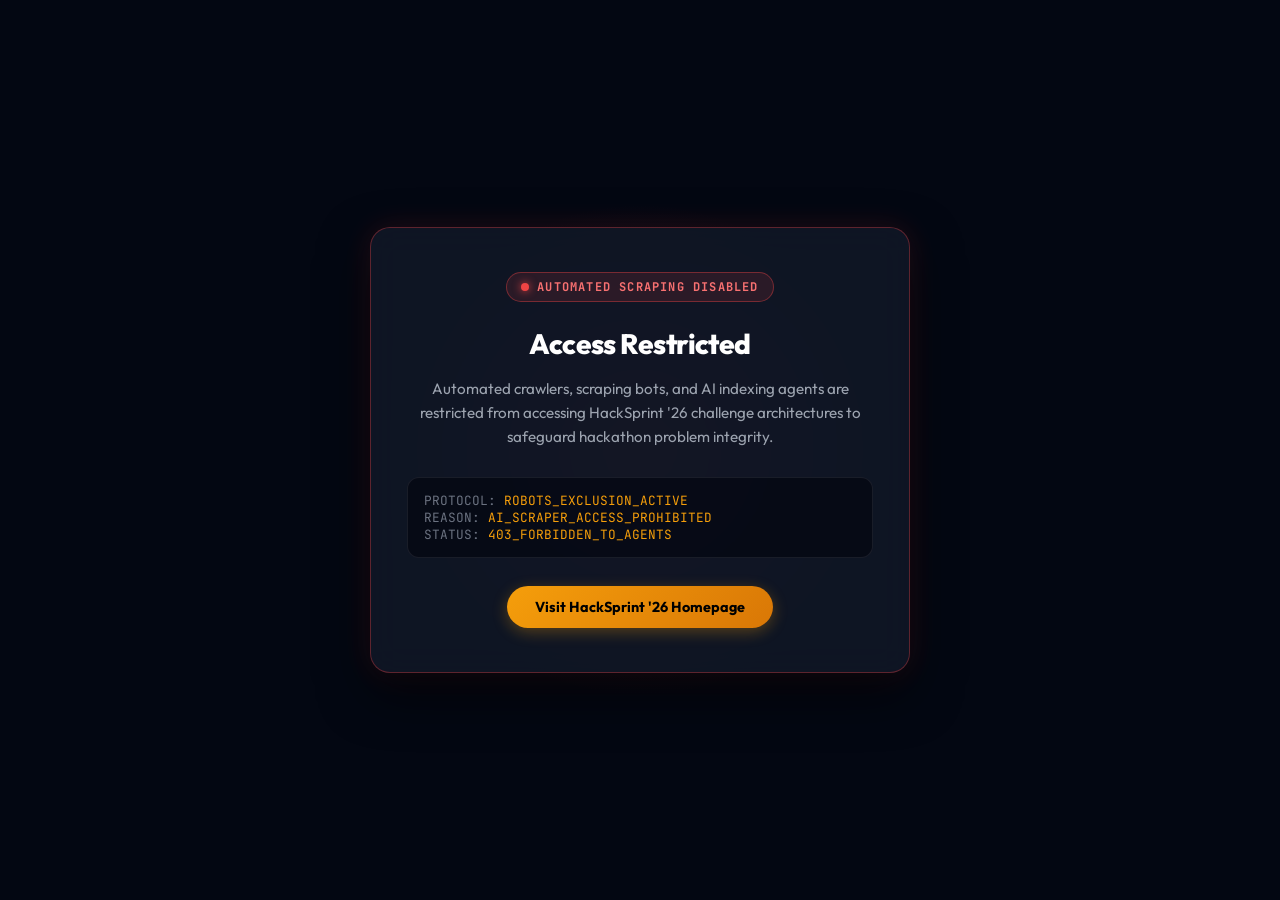
<file: blocked.html>
<!DOCTYPE html>
<html lang="en">
<head>
  <meta charset="UTF-8">
  <meta name="viewport" content="width=device-width, initial-scale=1.0">
  <meta name="robots" content="noindex, nofollow, noarchive, nosnippet">
  <title>Access Restricted · HackSprint '26</title>
  <link rel="preconnect" href="https://fonts.googleapis.com">
  <link rel="preconnect" href="https://fonts.gstatic.com" crossorigin>
  <link href="https://fonts.googleapis.com/css2?family=JetBrains+Mono:wght@400;700&family=Outfit:wght@400;600;800&display=swap" rel="stylesheet">
  <style>
    * {
      box-sizing: border-box;
      margin: 0;
      padding: 0;
    }
    body {
      background-color: #030712;
      color: #f3f4f6;
      font-family: 'Outfit', sans-serif;
      min-height: 100vh;
      display: flex;
      align-items: center;
      justify-content: center;
      padding: 1.5rem;
      position: relative;
      overflow: hidden;
    }
    body::before {
      content: '';
      position: absolute;
      width: 500px;
      height: 500px;
      background: radial-gradient(circle, rgba(239, 68, 68, 0.15) 0%, transparent 70%);
      top: 50%;
      left: 50%;
      transform: translate(-50%, -50%);
      pointer-events: none;
    }
    .blocked-card {
      background: rgba(17, 24, 39, 0.85);
      border: 1px solid rgba(239, 68, 68, 0.35);
      border-radius: 1.25rem;
      padding: 2.75rem 2.25rem;
      max-width: 540px;
      width: 100%;
      text-align: center;
      backdrop-filter: blur(16px);
      box-shadow: 0 20px 50px rgba(0, 0, 0, 0.6), 0 0 30px rgba(239, 68, 68, 0.15);
      position: relative;
      z-index: 1;
    }
    .badge-wrap {
      display: inline-flex;
      align-items: center;
      gap: 0.5rem;
      padding: 0.35rem 0.9rem;
      background: rgba(239, 68, 68, 0.12);
      border: 1px solid rgba(239, 68, 68, 0.4);
      border-radius: 9999px;
      color: #f87171;
      font-size: 0.75rem;
      font-family: 'JetBrains Mono', monospace;
      font-weight: 700;
      letter-spacing: 0.1em;
      text-transform: uppercase;
      margin-bottom: 1.5rem;
    }
    .pulse-dot {
      width: 8px;
      height: 8px;
      background: #ef4444;
      border-radius: 50%;
      box-shadow: 0 0 8px #ef4444;
    }
    h1 {
      font-size: 1.75rem;
      font-weight: 800;
      letter-spacing: -0.02em;
      margin-bottom: 1rem;
      color: #ffffff;
    }
    p {
      color: #9ca3af;
      font-size: 0.95rem;
      line-height: 1.6;
      margin-bottom: 1.75rem;
    }
    .code-box {
      background: rgba(3, 7, 18, 0.7);
      border: 1px solid rgba(255, 255, 255, 0.08);
      border-radius: 0.75rem;
      padding: 0.85rem 1rem;
      font-family: 'JetBrains Mono', monospace;
      font-size: 0.8rem;
      color: #f59e0b;
      margin-bottom: 1.75rem;
      text-align: left;
    }
    .code-box span {
      color: #6b7280;
    }
    .btn-return {
      display: inline-flex;
      align-items: center;
      justify-content: center;
      padding: 0.75rem 1.75rem;
      background: linear-gradient(135deg, #f59e0b, #d97706);
      color: #000;
      font-weight: 700;
      font-size: 0.9rem;
      text-decoration: none;
      border-radius: 9999px;
      transition: all 0.2s ease;
      box-shadow: 0 4px 15px rgba(245, 158, 11, 0.3);
    }
    .btn-return:hover {
      transform: translateY(-2px);
      box-shadow: 0 8px 25px rgba(245, 158, 11, 0.5);
    }
  </style>
</head>
<body>
  <div class="blocked-card">
    <div class="badge-wrap">
      <span class="pulse-dot"></span>
      <span>AUTOMATED SCRAPING DISABLED</span>
    </div>
    <h1>Access Restricted</h1>
    <p>
      Automated crawlers, scraping bots, and AI indexing agents are restricted from accessing HackSprint '26 challenge architectures to safeguard hackathon problem integrity.
    </p>
    <div class="code-box">
      <div><span>PROTOCOL:</span> ROBOTS_EXCLUSION_ACTIVE</div>
      <div><span>REASON:</span> AI_SCRAPER_ACCESS_PROHIBITED</div>
      <div><span>STATUS:</span> 403_FORBIDDEN_TO_AGENTS</div>
    </div>
    <a href="/index.html" class="btn-return">Visit HackSprint '26 Homepage</a>
  </div>
</body>
</html>
</file>
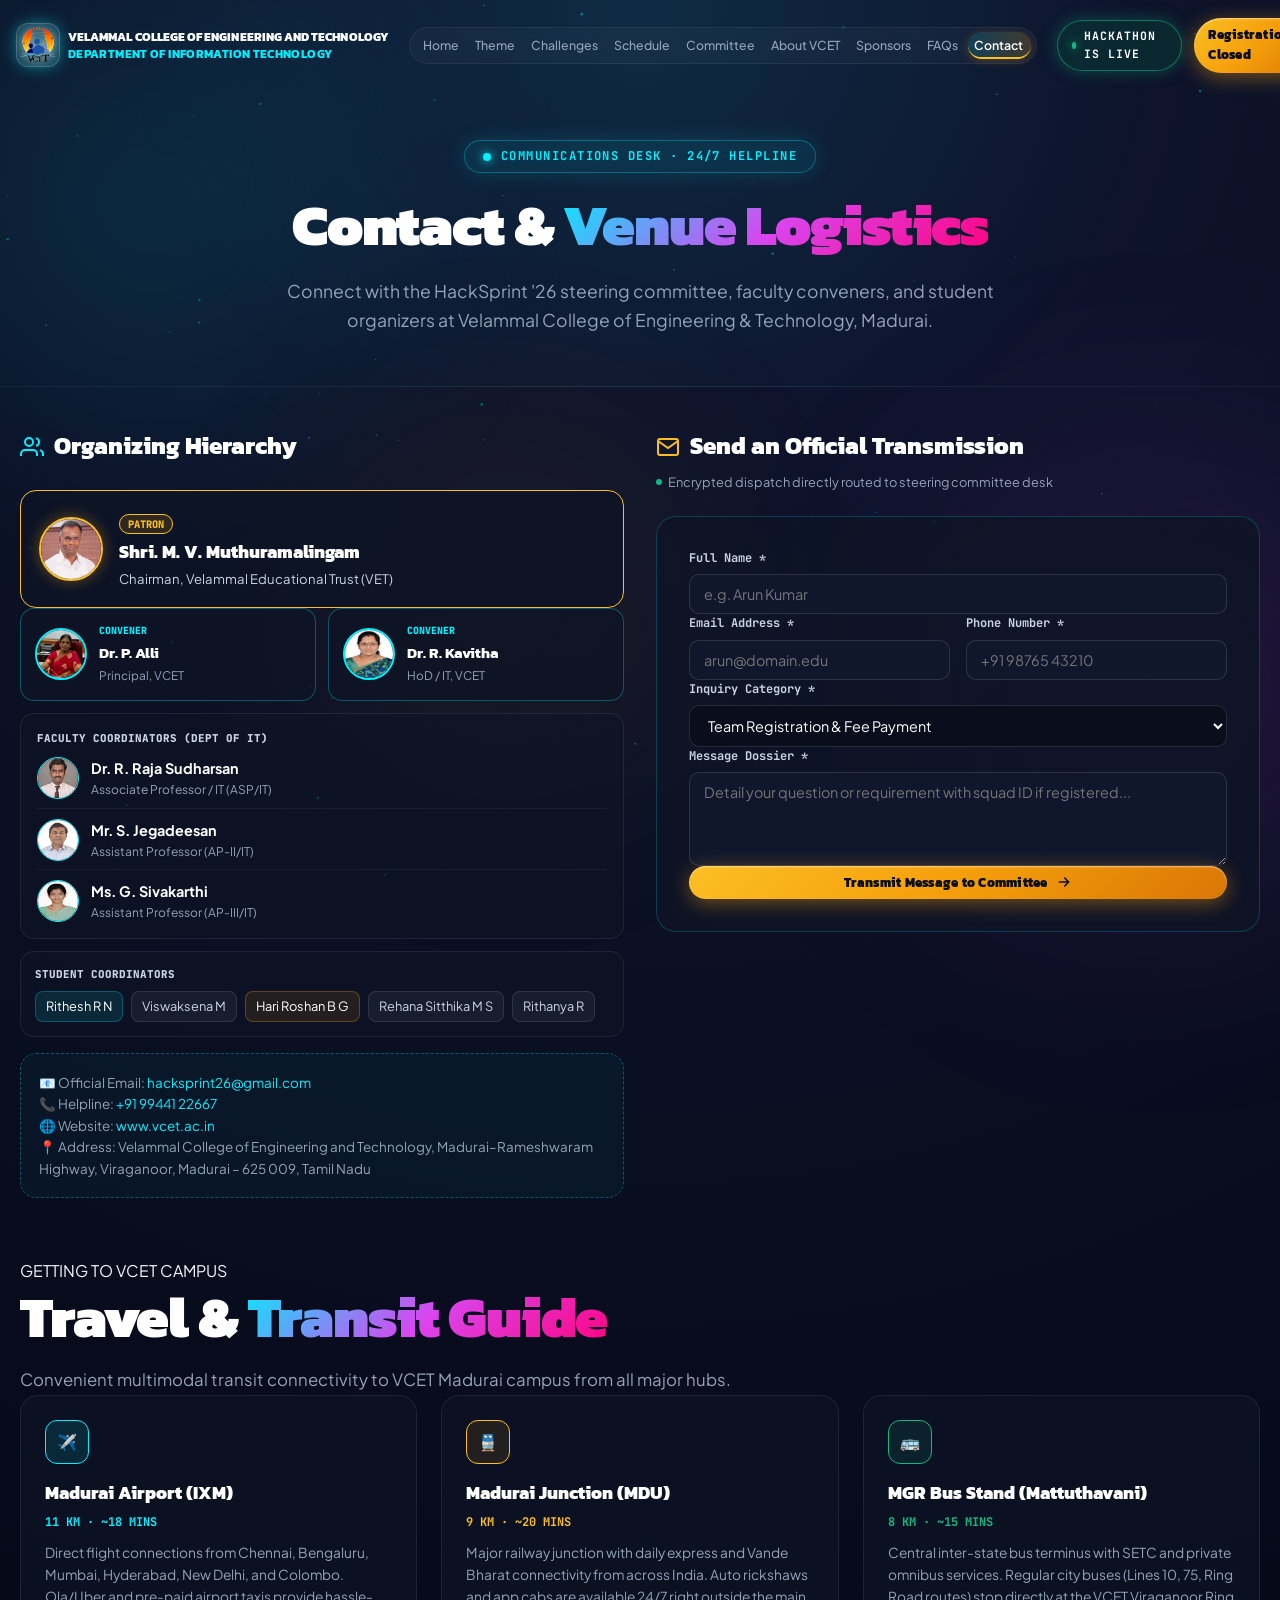
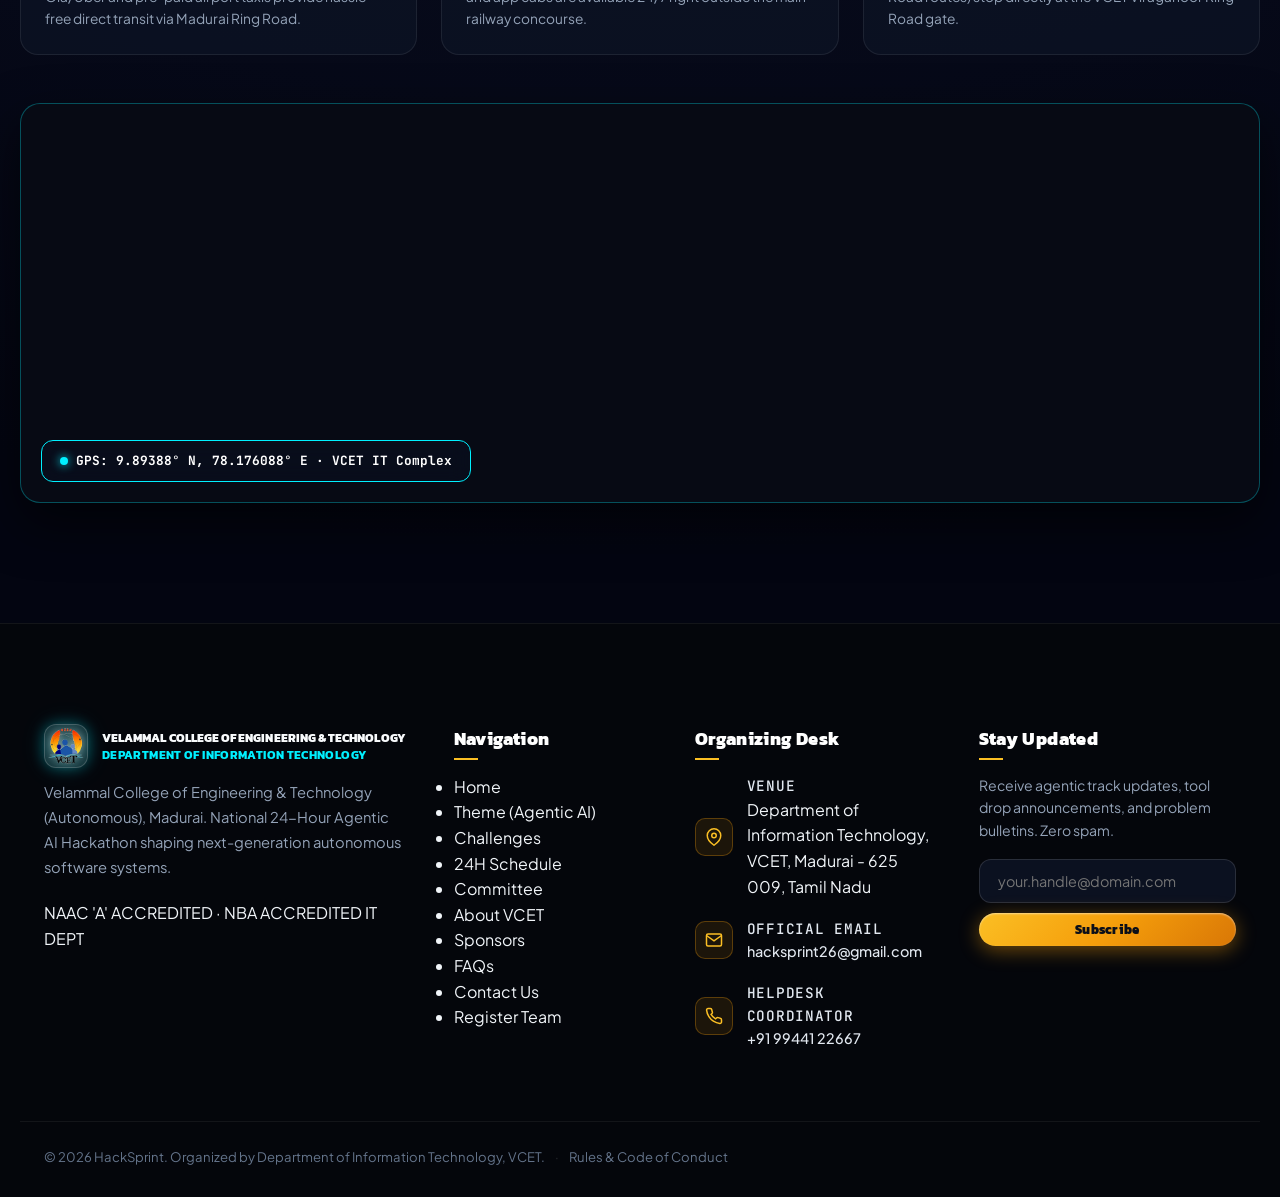
<file: contact.html>
<!DOCTYPE html>
<html lang="en">
<head>
  <meta charset="UTF-8">
  <meta name="viewport" content="width=device-width, initial-scale=1.0">
  <title>Contact & Venue Guide | HackSprint '26 · VCET IT</title>
  <meta name="description" content="Reach the HackSprint '26 organizing desk at VCET Madurai. Faculty conveners, student coordinators, transit directions, and 24/7 helpdesk contact.">
  <meta name="robots" content="noindex, nofollow, noarchive, nosnippet, noimageindex">
  <meta name="googlebot" content="noindex, nofollow, noarchive, nosnippet">
  <meta name="claudebot" content="noindex, nofollow">
  <meta name="anthropic-ai" content="noindex, nofollow">
  <meta name="gptbot" content="noindex, nofollow">
  <meta name="chatgpt-user" content="noindex, nofollow">
  <meta name="perplexitybot" content="noindex, nofollow">

  <!-- Google Fonts: Kanit (Display & Headings), Outfit, Plus Jakarta Sans, JetBrains Mono -->
  <link rel="preconnect" href="https://fonts.googleapis.com">
  <link rel="preconnect" href="https://fonts.gstatic.com" crossorigin>
  <link href="https://fonts.googleapis.com/css2?family=JetBrains+Mono:wght@400;500;700;800&family=Kanit:ital,wght@0,300;0,400;0,500;0,600;0,700;0,800;0,900;1,300;1,400;1,500;1,600;1,700;1,800;1,900&family=Outfit:wght@400;500;600;700;800;900&family=Plus+Jakarta+Sans:wght@300;400;500;600;700&display=swap" rel="stylesheet">

  <link rel="stylesheet" href="style.css?v=2">
</head>
<body>

  <!-- Ambient Glow & Starfield Canvas -->
  <div class="ambient-glow glow-1"></div>
  <div class="ambient-glow glow-2"></div>
  <div class="ambient-glow glow-3"></div>
  <canvas id="starfield-canvas" aria-hidden="true"></canvas>

  <!-- Sticky Navbar -->
  <header id="main-header" class="navbar-wrapper">
    <nav class="navbar container" id="navbar" aria-label="Main Navigation">
      <a href="index.html#hero" class="brand-logo" aria-label="HackSprint '26 Home">
        <div class="logo-symbol vcet-emblem-wrap">
          <img src="vcet-logo.png" alt="VCET Emblem" class="vcet-brand-img">
        </div>
        <div class="brand-text">
          <span class="brand-inst">VELAMMAL COLLEGE OF ENGINEERING AND TECHNOLOGY</span>
          <span class="brand-dept"><span class="dept-prefix">DEPARTMENT OF</span> <span class="dept-name">INFORMATION TECHNOLOGY</span></span>
        </div>
      </a>

      <div class="nav-links-wrapper">
        <ul class="nav-links" id="nav-links">
          <li class="nav-item"><a href="index.html#hero" class="nav-link">Home</a></li>
          <li class="nav-item"><a href="index.html#theme-showcase" class="nav-link">Theme</a></li>
          <li class="nav-item"><a href="index.html#problem-statements" class="nav-link" id="nav-link-challenges">Challenges</a></li>
          <li class="nav-item"><a href="schedule.html" class="nav-link">Schedule</a></li>
          <li class="nav-item"><a href="index.html#committee" class="nav-link">Committee</a></li>
          <li class="nav-item"><a href="index.html#about" class="nav-link">About VCET</a></li>
          <li class="nav-item"><a href="sponsors.html" class="nav-link">Sponsors</a></li>
          <li class="nav-item"><a href="faq.html" class="nav-link">FAQs</a></li>
          <li class="nav-item"><a href="contact.html" class="nav-link active">Contact</a></li>
        </ul>
        <span class="nav-morph-pill" id="nav-morph-pill" aria-hidden="true"></span>
      </div>

      <div class="nav-actions">
        <div class="nav-status-badge" id="nav-status-badge" aria-label="Hackathon Status">
          <span class="nav-status-dot pulse-amber"></span>
          <span class="nav-status-text">COUNTDOWN ACTIVE</span>
        </div>
        <a href="https://forms.gle/fFcbTWZkEgeTHq1X8" target="_blank" rel="noopener noreferrer" class="btn-pill-gold" id="btn-open-register" aria-label="Registration Closed">
          <span>Registration Closed</span>
          <svg class="btn-arrow" viewBox="0 0 20 20" fill="none" stroke="currentColor">
            <path d="M4.167 10h11.666M10.833 5l5 5-5 5" stroke-width="2" stroke-linecap="round" stroke-linejoin="round"/>
          </svg>
        </a>
        <button class="mobile-toggle" id="mobile-toggle" aria-label="Toggle Navigation Menu">
          <span></span><span></span><span></span>
        </button>
      </div>
    </nav>
  </header>

  <!-- Mobile Drawer -->
  <div class="mobile-nav-drawer" id="mobile-nav-drawer">
    <div class="mobile-nav-inner">
      <a href="index.html#hero" class="mobile-nav-link">Home</a>
      <a href="index.html#theme-showcase" class="mobile-nav-link">Theme (Agentic AI)</a>
      <a href="index.html#problem-statements" class="mobile-nav-link" id="mobile-nav-challenges">Challenges</a>
      <a href="schedule.html" class="mobile-nav-link">24H Schedule</a>
      <a href="index.html#committee" class="mobile-nav-link">Committee</a>
      <a href="index.html#about" class="mobile-nav-link">About VCET</a>
      <a href="sponsors.html" class="mobile-nav-link">Sponsors</a>
      <a href="faq.html" class="mobile-nav-link">FAQs</a>
      <a href="contact.html" class="mobile-nav-link active">Contact</a>
      <a href="https://forms.gle/fFcbTWZkEgeTHq1X8" target="_blank" rel="noopener noreferrer" class="btn-pill-gold w-full mt-4" aria-label="Registration Closed">
        <span>Registration Closed</span>
      </a>
    </div>
  </div>

  <main id="main-content">
    <!-- Subpage Hero Banner -->
    <section class="subpage-hero-banner">
      <div class="container">
        <div class="hero-badge-pill">
          <span class="badge-dot"></span>
          <span>COMMUNICATIONS DESK · 24/7 HELPLINE</span>
        </div>
        <h1 class="subpage-title">Contact & <span class="gradient-gold-text">Venue Logistics</span></h1>
        <p class="subpage-lead">
          Connect with the HackSprint '26 steering committee, faculty conveners, and student organizers at Velammal College of Engineering & Technology, Madurai.
        </p>
      </div>
    </section>

    <!-- Content Grid Section -->
    <section class="container" style="padding: 40px 0 80px;">
      <div class="contact-main-grid">

        <!-- Left Column: Organizing Directory -->
        <div>
          <h2 style="font-family: var(--font-heading); font-size: 1.5rem; font-weight: 800; color: #ffffff; margin-bottom: 24px; display: flex; align-items: center; gap: 10px;">
            <svg width="24" height="24" viewBox="0 0 24 24" fill="none" stroke="var(--cyan-primary)" stroke-width="2"><path d="M17 21v-2a4 4 0 0 0-4-4H5a4 4 0 0 0-4 4v2"/><circle cx="9" cy="7" r="4"/><path d="M23 21v-2a4 4 0 0 0-3-3.87M16 3.13a4 4 0 0 1 0 7.75"/></svg>
            Organizing Hierarchy
          </h2>

          <!-- Tier 1: Patron (Muthuramalingam is the only patron) -->
          <div class="card-high-gloss mb-3" style="background: rgba(14, 20, 38, 0.85); border: 1px solid var(--gold-bright); border-radius: 16px; padding: 18px; display: flex; gap: 16px; align-items: center;">
            <div style="width: 64px; height: 64px; border-radius: 50%; border: 2px solid var(--gold-bright); overflow: hidden; flex-shrink: 0; box-shadow: 0 0 15px rgba(245,158,11,0.4);">
              <img src="assets/muthuramalingam.jpeg" alt="Shri. M. V. Muthuramalingam" style="width: 100%; height: 100%; object-fit: cover; object-position: top center;">
            </div>
            <div>
              <span class="badge-tag-gold" style="font-size: 0.65rem; padding: 2px 8px; border-radius: 9999px; background: rgba(245,158,11,0.15); border: 1px solid var(--gold-bright); color: var(--gold-bright); font-family: var(--font-mono); font-weight: 800;">PATRON</span>
              <h3 style="font-family: var(--font-heading); font-size: 1.15rem; font-weight: 800; color: #ffffff; margin: 3px 0 1px;">Shri. M. V. Muthuramalingam</h3>
              <p style="font-size: 0.82rem; color: #cbd5e1; margin: 0;">Chairman, Velammal Educational Trust (VET)</p>
            </div>
          </div>

          <!-- Tier 2: Conveners (Dr. P. Alli & Dr. R. Kavitha) -->
          <div class="conveners-grid">
            <div class="card-high-gloss" style="background: rgba(14, 20, 38, 0.8); border: 1px solid rgba(0, 240, 255, 0.3); border-radius: 14px; padding: 14px; display: flex; gap: 12px; align-items: center;">
              <div style="width: 52px; height: 52px; border-radius: 50%; border: 2px solid var(--cyan-primary); overflow: hidden; flex-shrink: 0;">
                <img src="assets/dr_p_alli.jpeg" alt="Dr. P. Alli" style="width: 100%; height: 100%; object-fit: cover; object-position: top center;">
              </div>
              <div>
                <span style="font-family: var(--font-mono); font-size: 0.62rem; color: var(--cyan-primary); font-weight: 800; display: block;">CONVENER</span>
                <h4 style="font-family: var(--font-heading); font-size: 0.95rem; font-weight: 700; color: #ffffff; margin: 2px 0;">Dr. P. Alli</h4>
                <p style="font-size: 0.74rem; color: #94a3b8; margin: 0;">Principal, VCET</p>
              </div>
            </div>

            <div class="card-high-gloss" style="background: rgba(14, 20, 38, 0.8); border: 1px solid rgba(0, 240, 255, 0.3); border-radius: 14px; padding: 14px; display: flex; gap: 12px; align-items: center;">
              <div style="width: 52px; height: 52px; border-radius: 50%; border: 2px solid var(--cyan-primary); overflow: hidden; flex-shrink: 0;">
                <img src="assets/dr_r_kavitha.jpeg" alt="Dr. R. Kavitha" style="width: 100%; height: 100%; object-fit: cover; object-position: top center;">
              </div>
              <div>
                <span style="font-family: var(--font-mono); font-size: 0.62rem; color: var(--cyan-primary); font-weight: 800; display: block;">CONVENER</span>
                <h4 style="font-family: var(--font-heading); font-size: 0.95rem; font-weight: 700; color: #ffffff; margin: 2px 0;">Dr. R. Kavitha</h4>
                <p style="font-size: 0.74rem; color: #94a3b8; margin: 0;">HoD / IT, VCET</p>
              </div>
            </div>
          </div>

          <!-- Tier 3: Faculty Coordinators with photos -->
          <div style="background: rgba(14, 20, 38, 0.6); border: 1px solid rgba(255, 255, 255, 0.08); border-radius: 14px; padding: 16px; margin-bottom: 12px;">
            <span style="font-family: var(--font-mono); font-size: 0.68rem; color: #cbd5e1; font-weight: 800; display: block; margin-bottom: 10px;">FACULTY COORDINATORS (DEPT OF IT)</span>
            <div style="display: flex; flex-direction: column; gap: 10px;">
              <div style="display: flex; align-items: center; gap: 12px; border-bottom: 1px solid rgba(255,255,255,0.05); padding-bottom: 8px;">
                <div style="width: 42px; height: 42px; border-radius: 50%; border: 1.5px solid var(--cyan-primary); overflow: hidden; flex-shrink: 0;">
                  <img src="assets/dr_raja_sudharsan.jpeg" alt="Dr. R. Raja Sudharsan" style="width: 100%; height: 100%; object-fit: cover;">
                </div>
                <div style="flex-grow: 1;">
                  <div style="color: #ffffff; font-weight: 700; font-size: 0.9rem;">Dr. R. Raja Sudharsan</div>
                  <div style="color: #94a3b8; font-size: 0.75rem;">Associate Professor / IT (ASP/IT)</div>
                </div>
              </div>

              <div style="display: flex; align-items: center; gap: 12px; border-bottom: 1px solid rgba(255,255,255,0.05); padding-bottom: 8px;">
                <div style="width: 42px; height: 42px; border-radius: 50%; border: 1.5px solid var(--cyan-primary); overflow: hidden; flex-shrink: 0;">
                  <img src="assets/mr_jegadeesan.jpeg" alt="Mr. S. Jegadeesan" style="width: 100%; height: 100%; object-fit: cover;">
                </div>
                <div style="flex-grow: 1;">
                  <div style="color: #ffffff; font-weight: 700; font-size: 0.9rem;">Mr. S. Jegadeesan</div>
                  <div style="color: #94a3b8; font-size: 0.75rem;">Assistant Professor (AP-II/IT)</div>
                </div>
              </div>

              <div style="display: flex; align-items: center; gap: 12px;">
                <div style="width: 42px; height: 42px; border-radius: 50%; border: 1.5px solid var(--cyan-primary); overflow: hidden; flex-shrink: 0;">
                  <img src="assets/ms_sivakarthi.jpeg" alt="Ms. G. Sivakarthi" style="width: 100%; height: 100%; object-fit: cover;">
                </div>
                <div style="flex-grow: 1;">
                  <div style="color: #ffffff; font-weight: 700; font-size: 0.9rem;">Ms. G. Sivakarthi</div>
                  <div style="color: #94a3b8; font-size: 0.75rem;">Assistant Professor (AP-III/IT)</div>
                </div>
              </div>
            </div>
          </div>

          <!-- Student Coordinators -->
          <div style="background: rgba(14, 20, 38, 0.6); border: 1px solid rgba(255, 255, 255, 0.08); border-radius: 14px; padding: 14px; margin-bottom: 16px;">
            <span style="font-family: var(--font-mono); font-size: 0.68rem; color: #cbd5e1; font-weight: 800; display: block; margin-bottom: 8px;">STUDENT COORDINATORS</span>
            <div style="display: flex; flex-wrap: wrap; gap: 8px;">
              <span style="background: rgba(0, 240, 255, 0.1); border: 1px solid rgba(0, 240, 255, 0.25); color: #ffffff; padding: 4px 10px; border-radius: 8px; font-size: 0.8rem;">Rithesh R N </span>
              <span style="background: rgba(255, 255, 255, 0.05); border: 1px solid rgba(255, 255, 255, 0.1); color: #cbd5e1; padding: 4px 10px; border-radius: 8px; font-size: 0.8rem;">Viswaksena M</span>
              <span style="background: rgba(245, 158, 11, 0.1); border: 1px solid rgba(245, 158, 11, 0.3); color: #ffffff; padding: 4px 10px; border-radius: 8px; font-size: 0.8rem;">Hari Roshan B G </span>
              <span style="background: rgba(255, 255, 255, 0.05); border: 1px solid rgba(255, 255, 255, 0.1); color: #cbd5e1; padding: 4px 10px; border-radius: 8px; font-size: 0.8rem;">Rehana Sitthika M S</span>
              <span style="background: rgba(255, 255, 255, 0.05); border: 1px solid rgba(255, 255, 255, 0.1); color: #cbd5e1; padding: 4px 10px; border-radius: 8px; font-size: 0.8rem;">Rithanya R</span>
            </div>
          </div>

          <!-- Direct Inquiries Card -->
          <div style="padding: 18px; background: rgba(0, 240, 255, 0.04); border: 1px dashed rgba(0, 240, 255, 0.3); border-radius: 16px;">
            <div style="font-size: 0.84rem; color: #94a3b8; line-height: 1.6;">
              <div>📧 Official Email: <a href="mailto:hacksprint26@gmail.com" style="color: var(--cyan-primary); text-decoration: none;">hacksprint26@gmail.com</a></div>
              <div>📞 Helpline: <a href="tel:+919944122667" style="color: var(--cyan-primary); text-decoration: none;">+91 99441 22667</a></div>
              <div>🌐 Website: <a href="https://www.vcet.ac.in" target="_blank" rel="noopener noreferrer" style="color: var(--cyan-primary); text-decoration: none;">www.vcet.ac.in</a></div>
              <div>📍 Address: Velammal College of Engineering and Technology, Madurai–Rameshwaram Highway, Viraganoor, Madurai – 625 009, Tamil Nadu</div>
            </div>
          </div>
        </div>

        <!-- Right Column: Interactive Dispatch Message Form -->
        <div>
          <div style="margin-bottom: 24px;">
            <h2 style="font-family: var(--font-heading); font-size: 1.5rem; font-weight: 800; color: #ffffff; margin-bottom: 6px; display: flex; align-items: center; gap: 10px;">
              <svg width="24" height="24" viewBox="0 0 24 24" fill="none" stroke="var(--gold-bright)" stroke-width="2"><path d="M4 4h16c1.1 0 2 .9 2 2v12c0 1.1-.9 2-2 2H4c-1.1 0-2-.9-2-2V6c0-1.1.9-2 2-2z"/><polyline points="22,6 12,13 2,6"/></svg>
              Send an Official Transmission
            </h2>
            <div style="font-size: 0.8rem; color: #94a3b8; display: flex; align-items: center; gap: 6px;">
              <span style="display: inline-block; width: 6px; height: 6px; border-radius: 50%; background: var(--emerald-primary);"></span>
              <span>Encrypted dispatch directly routed to steering committee desk</span>
            </div>
          </div>

          <div class="card-high-gloss" style="background: rgba(14, 20, 38, 0.8); border: 1px solid rgba(0, 240, 255, 0.2); border-radius: 20px; padding: 32px;">
            <form id="contact-transmission-form" action="https://formsubmit.co/0ed0b155382f669d131a5e78e0a83bd9" method="POST" onsubmit="handleContactSubmit(event)">
              <!-- FormSubmit Configuration Fields -->
              <input type="hidden" name="_subject" value="New HackSprint '26 Contact Query">
              <input type="hidden" name="_template" value="table">
              <input type="hidden" name="_captcha" value="false">
              <input type="hidden" name="_honey" style="display:none">

              <div class="form-group mb-4">
                <label for="contact-name" class="form-label">Full Name *</label>
                <input type="text" id="contact-name" name="name" class="form-input" placeholder="e.g. Arun Kumar" required>
              </div>

              <div class="contact-form-row mb-4">
                <div class="form-group">
                  <label for="contact-email" class="form-label">Email Address *</label>
                  <input type="email" id="contact-email" name="email" class="form-input" placeholder="arun@domain.edu" required>
                </div>
                <div class="form-group">
                  <label for="contact-phone" class="form-label">Phone Number *</label>
                  <input type="tel" id="contact-phone" name="phone" class="form-input" placeholder="+91 98765 43210" required>
                </div>
              </div>

              <div class="form-group mb-4">
                <label for="contact-category" class="form-label">Inquiry Category *</label>
                <select id="contact-category" name="category" class="form-input" style="background: #090e1c; color: #ffffff;" required>
                  <option value="Team Registration & Fee Payment">Team Registration & Fee Payment</option>
                  <option value="Agentic AI Problem Tracks & Compute">Agentic AI Problem Tracks & Compute</option>
                  <option value="Campus Stay & Overnight Logistics">Campus Stay & Overnight Logistics</option>
                  <option value="Corporate Sponsorship & Recruitment">Corporate Sponsorship & Recruitment</option>
                  <option value="General Inquiries / Emergency Assistance">General Inquiries / Emergency Assistance</option>
                </select>
              </div>

              <div class="form-group mb-4">
                <label for="contact-message" class="form-label">Message Dossier *</label>
                <textarea id="contact-message" name="message" class="form-input" rows="4" placeholder="Detail your question or requirement with squad ID if registered..." required></textarea>
              </div>

              <button type="submit" id="contact-submit-btn" class="btn-pill-gold w-full" style="justify-content: center;">
                <span id="contact-submit-btn-text">Transmit Message to Committee</span>
                <svg id="contact-submit-btn-icon" class="btn-arrow" viewBox="0 0 20 20" fill="none" stroke="currentColor">
                  <path d="M4.167 10h11.666M10.833 5l5 5-5 5" stroke-width="2" stroke-linecap="round" stroke-linejoin="round"/>
                </svg>
              </button>

              <div id="contact-form-feedback" style="display: none; margin-top: 16px; padding: 14px; border-radius: 12px; font-family: var(--font-mono); font-size: 0.85rem; text-align: center; line-height: 1.5;"></div>
            </form>
          </div>
        </div>

      </div>

      <!-- Transit & Route Guide -->
      <div style="margin: 60px 0 40px;">
        <div class="text-center mb-10">
          <span class="sub-label">GETTING TO VCET CAMPUS</span>
          <h2 class="section-title">Travel & <span class="gradient-gold-text">Transit Guide</span></h2>
          <p class="section-subtitle">Convenient multimodal transit connectivity to VCET Madurai campus from all major hubs.</p>
        </div>

        <div style="display: grid; grid-template-columns: repeat(auto-fit, minmax(280px, 1fr)); gap: 24px; margin-bottom: 48px;">
          <div class="card-high-gloss p-6" style="background: rgba(14, 20, 38, 0.7); border: 1px solid rgba(255,255,255,0.08); border-radius: 18px; padding: 24px;">
            <div style="width: 44px; height: 44px; border-radius: 12px; background: rgba(0, 240, 255, 0.1); border: 1px solid var(--cyan-primary); display: flex; align-items: center; justify-content: center; margin-bottom: 14px;">
              ✈️
            </div>
            <h3 style="font-family: var(--font-heading); font-size: 1.15rem; font-weight: 800; color: #ffffff; margin-bottom: 6px;">Madurai Airport (IXM)</h3>
            <span style="font-family: var(--font-mono); font-size: 0.75rem; color: var(--cyan-primary); font-weight: 700; display: block; margin-bottom: 10px;">11 KM · ~18 MINS</span>
            <p style="font-size: 0.86rem; color: #94a3b8; line-height: 1.6;">
              Direct flight connections from Chennai, Bengaluru, Mumbai, Hyderabad, New Delhi, and Colombo. Ola/Uber and pre-paid airport taxis provide hassle-free direct transit via Madurai Ring Road.
            </p>
          </div>

          <div class="card-high-gloss p-6" style="background: rgba(14, 20, 38, 0.7); border: 1px solid rgba(255,255,255,0.08); border-radius: 18px; padding: 24px;">
            <div style="width: 44px; height: 44px; border-radius: 12px; background: rgba(245, 158, 11, 0.1); border: 1px solid var(--gold-bright); display: flex; align-items: center; justify-content: center; margin-bottom: 14px;">
              🚆
            </div>
            <h3 style="font-family: var(--font-heading); font-size: 1.15rem; font-weight: 800; color: #ffffff; margin-bottom: 6px;">Madurai Junction (MDU)</h3>
            <span style="font-family: var(--font-mono); font-size: 0.75rem; color: var(--gold-bright); font-weight: 700; display: block; margin-bottom: 10px;">9 KM · ~20 MINS</span>
            <p style="font-size: 0.86rem; color: #94a3b8; line-height: 1.6;">
              Major railway junction with daily express and Vande Bharat connectivity from across India. Auto rickshaws and app cabs are available 24/7 right outside the main railway concourse.
            </p>
          </div>

          <div class="card-high-gloss p-6" style="background: rgba(14, 20, 38, 0.7); border: 1px solid rgba(255,255,255,0.08); border-radius: 18px; padding: 24px;">
            <div style="width: 44px; height: 44px; border-radius: 12px; background: rgba(16, 185, 129, 0.1); border: 1px solid var(--emerald-primary); display: flex; align-items: center; justify-content: center; margin-bottom: 14px;">
              🚌
            </div>
            <h3 style="font-family: var(--font-heading); font-size: 1.15rem; font-weight: 800; color: #ffffff; margin-bottom: 6px;">MGR Bus Stand (Mattuthavani)</h3>
            <span style="font-family: var(--font-mono); font-size: 0.75rem; color: var(--emerald-primary); font-weight: 700; display: block; margin-bottom: 10px;">8 KM · ~15 MINS</span>
            <p style="font-size: 0.86rem; color: #94a3b8; line-height: 1.6;">
              Central inter-state bus terminus with SETC and private omnibus services. Regular city buses (Lines 10, 75, Ring Road routes) stop directly at the VCET Viraganoor Ring Road gate.
            </p>
          </div>
        </div>

        <!-- Embedded Dark Mode Map -->
        <div style="border-radius: 20px; overflow: hidden; border: 1px solid rgba(0, 240, 255, 0.3); box-shadow: 0 20px 50px rgba(0,0,0,0.6); position: relative; height: 400px; background: #070a14;">
          <iframe 
            src="https://www.google.com/maps/embed?pb=!1m18!1m12!1m3!1d3930.5097486842777!2d78.1760881!3d9.8938804!2m3!1f0!2f0!3f0!3m2!1i1024!2i768!4f13.1!3m3!1m2!1s0x3b00c542e773b4bf%3A0x18ff131aca07d79b!2sVELAMMAL%20COLLEGE%20OF%20ENGINEERING%20AND%20TECHNOLOGY!5e0!3m2!1sen!2sin!4v1710000000000!5m2!1sen!2sin" 
            width="100%" 
            height="100%" 
            style="border:0; filter: invert(90%) hue-rotate(180deg) contrast(120%);" 
            allowfullscreen="" 
            loading="lazy" 
            referrerpolicy="no-referrer-when-downgrade"
            title="VCET Madurai Campus Map Location">
          </iframe>
          <!-- Floating Coordinates Badge -->
          <div style="position: absolute; bottom: 20px; left: 20px; background: rgba(9, 14, 28, 0.9); border: 1px solid var(--cyan-primary); padding: 10px 18px; border-radius: 12px; backdrop-filter: blur(10px); display: flex; align-items: center; gap: 8px;">
            <span style="width: 8px; height: 8px; border-radius: 50%; background: var(--cyan-primary); box-shadow: 0 0 10px var(--cyan-primary);"></span>
            <span style="font-family: var(--font-mono); font-size: 0.8rem; color: #ffffff; font-weight: 700;">GPS: 9.89388° N, 78.176088° E · VCET IT Complex</span>
          </div>
        </div>
      </div>

    </section>
  </main>

  <!-- Global Footer -->
  <footer class="footer-section" id="contact" role="contentinfo">
    <div class="container footer-top-grid">
      <div class="footer-col footer-col-brand">
        <div class="footer-brand-lockup">
          <div class="logo-symbol vcet-emblem-wrap">
            <img src="vcet-logo.png" alt="VCET Emblem" class="vcet-brand-img">
          </div>
          <div class="brand-text">
            <span class="brand-inst">VELAMMAL COLLEGE OF ENGINEERING &amp; TECHNOLOGY</span>
            <span class="brand-dept">DEPARTMENT OF INFORMATION TECHNOLOGY</span>
            <span class="brand-title">HACKSPRINT<span class="brand-year">'26</span></span>
          </div>
        </div>
        <p class="footer-bio">
          Velammal College of Engineering & Technology (Autonomous), Madurai. National 24-Hour Agentic AI Hackathon shaping next-generation autonomous software systems.
        </p>
        <div class="accreditation-footer-pill">
          <span>NAAC 'A' ACCREDITED</span>
          <span class="dot-sep">·</span>
          <span>NBA ACCREDITED IT DEPT</span>
        </div>
      </div>

      <div class="footer-col footer-col-links">
        <h4 class="footer-heading">Navigation</h4>
        <ul class="footer-nav-list">
          <li><a href="index.html#hero">Home</a></li>
          <li><a href="index.html#theme-showcase">Theme (Agentic AI)</a></li>
          <li><a href="index.html#problem-statements">Challenges</a></li>
          <li><a href="schedule.html">24H Schedule</a></li>
          <li><a href="index.html#committee">Committee</a></li>
          <li><a href="index.html#about">About VCET</a></li>
          <li><a href="sponsors.html">Sponsors</a></li>
          <li><a href="faq.html">FAQs</a></li>
          <li><a href="contact.html">Contact Us</a></li>
          <li><a href="https://forms.gle/fFcbTWZkEgeTHq1X8" target="_blank" rel="noopener noreferrer">Register Team</a></li>
        </ul>
      </div>

      <div class="footer-col footer-col-contact">
        <h4 class="footer-heading">Organizing Desk</h4>
        <ul class="footer-contact-list">
          <li class="contact-item">
            <div class="contact-icon">
              <svg viewBox="0 0 24 24" fill="none" stroke="currentColor" stroke-width="2"><path d="M21 10c0 7-9 13-9 13s-9-6-9-13a9 9 0 0 1 18 0z"/><circle cx="12" cy="10" r="3"/></svg>
            </div>
            <div class="contact-text">
              <span class="contact-sub">Venue</span>
              <p>Department of Information Technology, VCET, Madurai - 625 009, Tamil Nadu</p>
            </div>
          </li>
          <li class="contact-item">
            <div class="contact-icon">
              <svg viewBox="0 0 24 24" fill="none" stroke="currentColor" stroke-width="2"><path d="M4 4h16c1.1 0 2 .9 2 2v12c0 1.1-.9 2-2 2H4c-1.1 0-2-.9-2-2V6c0-1.1.9-2 2-2z"/><polyline points="22,6 12,13 2,6"/></svg>
            </div>
            <div class="contact-text">
              <span class="contact-sub">Official Email</span>
              <a href="mailto:hacksprint26@gmail.com">hacksprint26@gmail.com</a>
            </div>
          </li>
          <li class="contact-item">
            <div class="contact-icon pulse-gold">
              <svg viewBox="0 0 24 24" fill="none" stroke="currentColor" stroke-width="2"><path d="M22 16.92v3a2 2 0 0 1-2.18 2 19.79 19.79 0 0 1-8.63-3.07 19.5 19.5 0 0 1-6-6 19.79 19.79 0 0 1-3.07-8.67A2 2 0 0 1 4.11 2h3a2 2 0 0 1 2 1.72 12.84 12.84 0 0 0 .7 2.81 2 2 0 0 1-.45 2.11L8.09 9.91a16 16 0 0 0 6 6l1.27-1.27a2 2 0 0 1 2.11-.45 12.84 12.84 0 0 0 2.81.7A2 2 0 0 1 22 16.92z"/></svg>
            </div>
            <div class="contact-text">
              <span class="contact-sub">Helpdesk Coordinator</span>
              <a href="tel:+919944122667">+91 99441 22667</a>
            </div>
          </li>
        </ul>
      </div>

      <div class="footer-col footer-col-subscribe">
        <h4 class="footer-heading">Stay Updated</h4>
        <p class="footer-sub-text">
          Receive agentic track updates, tool drop announcements, and problem bulletins. Zero spam.
        </p>
        <form class="newsletter-form" id="newsletter-form" action="https://formsubmit.co/0ed0b155382f669d131a5e78e0a83bd9" method="POST">
          <input type="hidden" name="_subject" value="HackSprint '26: New Newsletter Subscriber">
          <input type="hidden" name="_captcha" value="false">
          <input type="hidden" name="_template" value="table">
          <div class="input-wrapper">
            <input type="email" id="newsletter-email" name="subscriber_email" placeholder="your.handle@domain.com" required aria-label="Email for newsletter">
          </div>
          <button type="submit" class="btn-pill-gold btn-newsletter" id="btn-subscribe">
            <span>Subscribe</span>
          </button>
        </form>
        <div class="newsletter-feedback" id="newsletter-feedback"></div>
      </div>
    </div>

    <!-- Legal Bar -->
    <div class="container footer-bottom-bar">
      <div class="bottom-legal">
        <p>© 2026 HackSprint. Organized by Department of Information Technology, VCET.</p>
        <span class="legal-separator">·</span>
        <a href="faq.html" class="legal-link">Rules & Code of Conduct</a>
      </div>
    </div>
  </footer>

  <script src="script.js"></script>
  <script>
    async function handleContactSubmit(e) {
      e.preventDefault();
      const form = document.getElementById('contact-transmission-form');
      const feedback = document.getElementById('contact-form-feedback');
      const submitBtn = document.getElementById('contact-submit-btn');
      const btnText = document.getElementById('contact-submit-btn-text');

      const name = document.getElementById('contact-name').value.trim();
      const email = document.getElementById('contact-email').value.trim();
      const phone = document.getElementById('contact-phone').value.trim();
      const category = document.getElementById('contact-category').value;
      const message = document.getElementById('contact-message').value.trim();

      if (!name || !email || !message) return;

      submitBtn.disabled = true;
      submitBtn.style.opacity = '0.7';
      submitBtn.style.cursor = 'wait';
      btnText.textContent = 'Transmitting Message...';

      feedback.style.display = 'block';
      feedback.style.background = 'rgba(0, 240, 255, 0.08)';
      feedback.style.border = '1px solid var(--cyan-primary)';
      feedback.style.color = 'var(--cyan-primary)';
      feedback.innerHTML = '⚡ Transmitting query to committee desk...';

      const payload = {
        "Applicant Name": name,
        "Applicant Email": email,
        "Phone Number": phone,
        "Inquiry Category": category,
        "User Message Dossier": message,
        _replyto: email,
        _subject: `HackSprint Query from ${name} [${category}]`,
        _template: 'table',
        _captcha: 'false'
      };

      try {
        const response = await fetch('https://formsubmit.co/ajax/0ed0b155382f669d131a5e78e0a83bd9', {
          method: 'POST',
          headers: {
            'Content-Type': 'application/json',
            'Accept': 'application/json'
          },
          body: JSON.stringify(payload)
        });

        if (!response.ok) {
          throw new Error(`HTTP error ${response.status}`);
        }

        const data = await response.json();

        if (data && data.message && data.message.includes('Activation')) {
          feedback.style.display = 'block';
          feedback.style.background = 'rgba(245, 158, 11, 0.12)';
          feedback.style.border = '1px solid var(--gold-bright)';
          feedback.style.color = '#fbbf24';
          feedback.innerHTML = `✓ Transmission initiated, ${name}!<br>FormSubmit sent an activation link to the committee inbox to authorize this deployed domain. Please click 'Activate Form' once in your inbox.`;
          form.reset();
          return;
        }

        if (data.success === 'false' || data.success === false) {
          throw new Error(data.message || 'Submission failed');
        }

        feedback.style.display = 'block';
        feedback.style.background = 'rgba(16, 185, 129, 0.12)';
        feedback.style.border = '1px solid var(--emerald-primary)';
        feedback.style.color = 'var(--emerald-primary)';
        feedback.innerHTML = `✓ Transmission received, ${name}! Your query dossier has been dispatched to the committee desk.`;

        form.reset();
        if (typeof showToast === 'function') {
          showToast('Transmission dispatched to committee desk.');
        }
      } catch (err) {
        console.warn('FormSubmit transmission error:', err);
        feedback.style.display = 'block';
        feedback.style.background = 'rgba(239, 68, 68, 0.12)';
        feedback.style.border = '1px solid #ef4444';
        feedback.style.color = '#f87171';
        feedback.innerHTML = '⚠️ Something went wrong — please email us directly at <a href="mailto:hacksprint26@gmail.com" style="color: var(--cyan-primary); text-decoration: underline;">hacksprint26@gmail.com</a>.';
      } finally {
        submitBtn.disabled = false;
        submitBtn.style.opacity = '1';
        submitBtn.style.cursor = 'pointer';
        btnText.textContent = 'Transmit Message to Committee';
      }
    }
  </script>
</body>
</html>
</file>
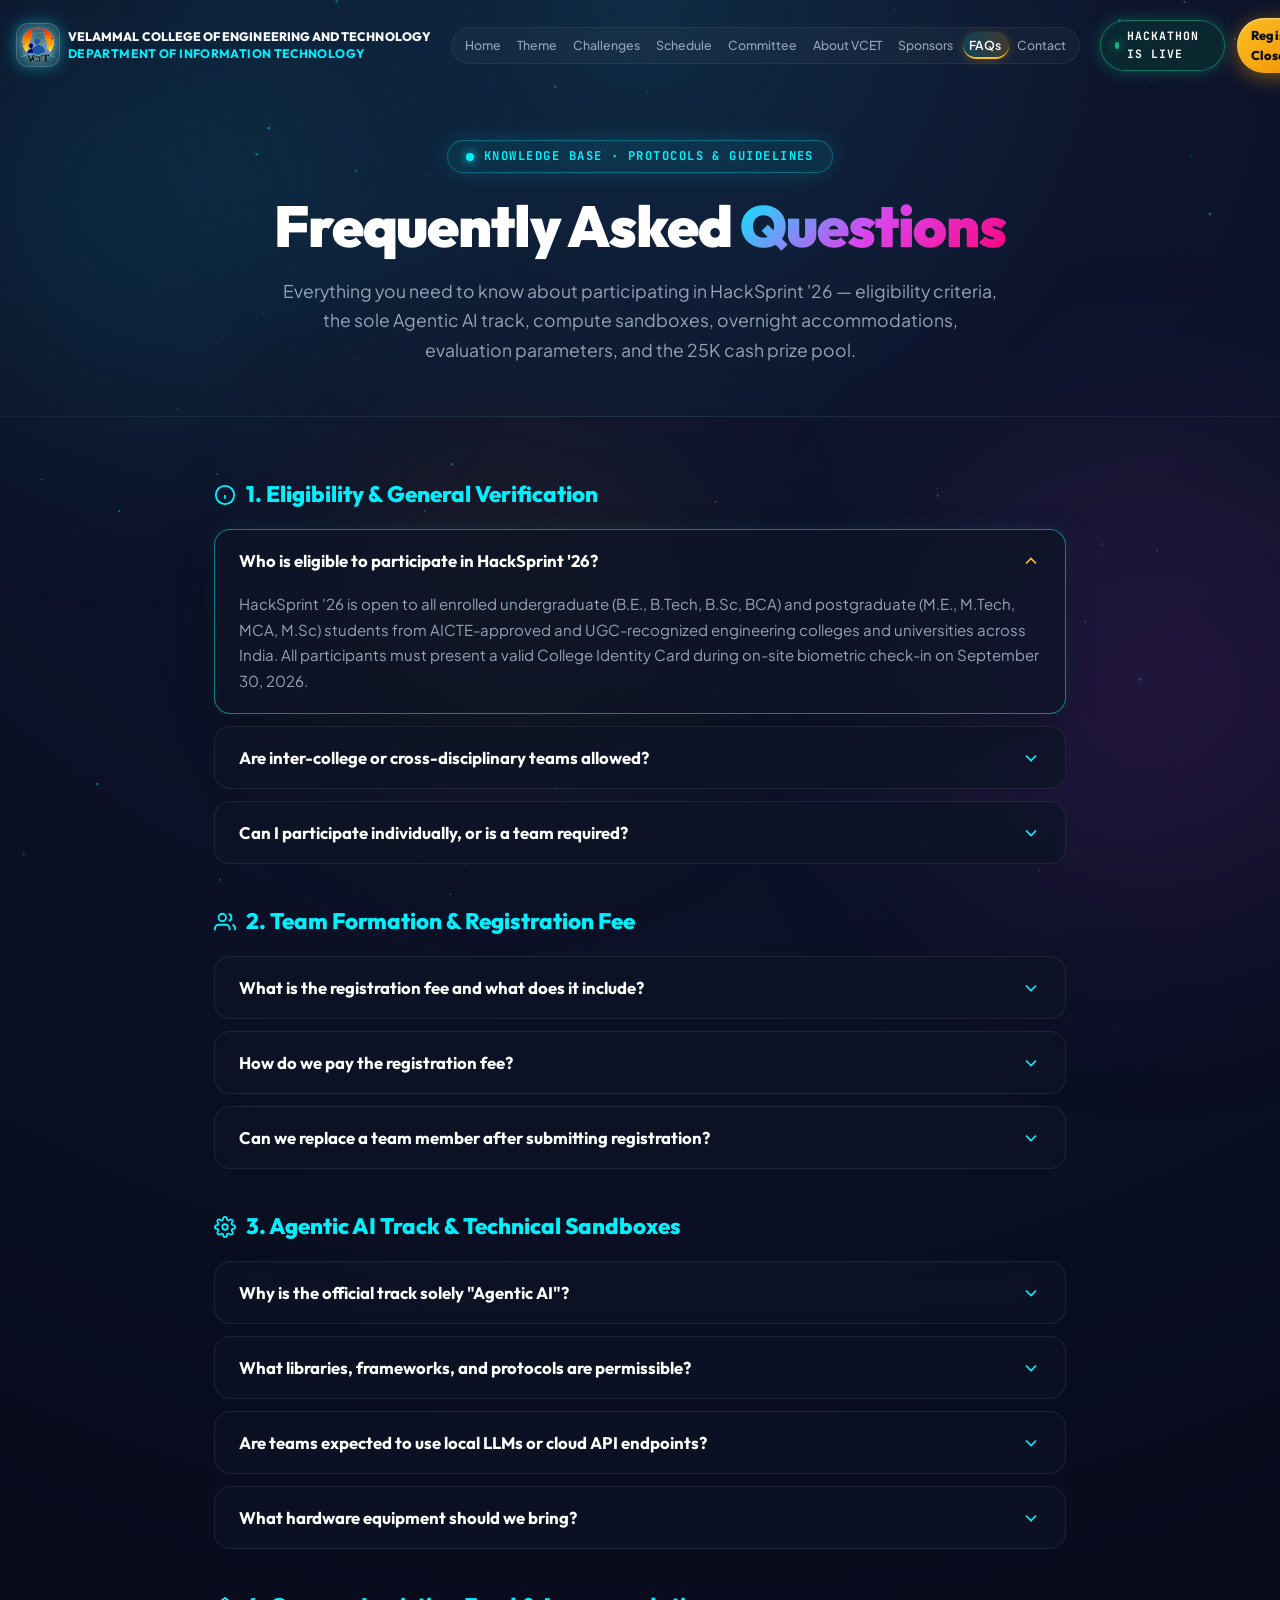
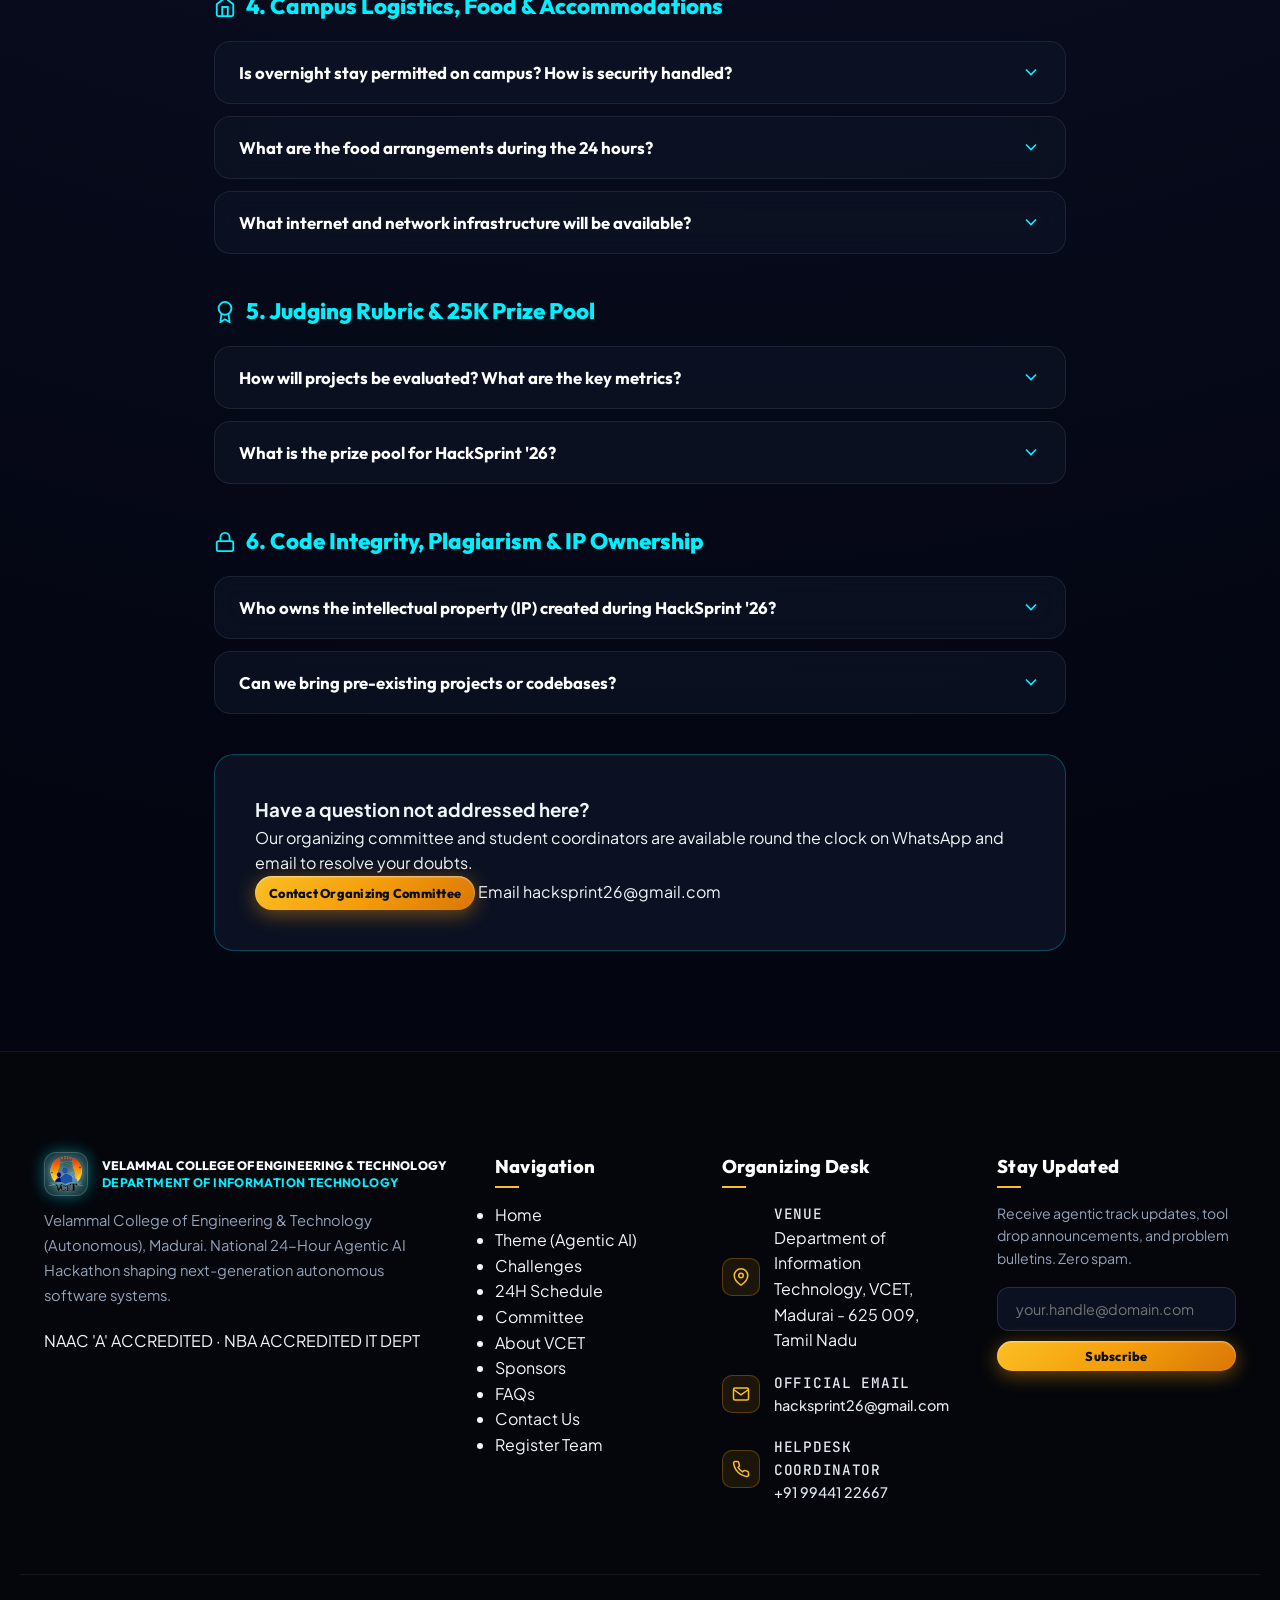
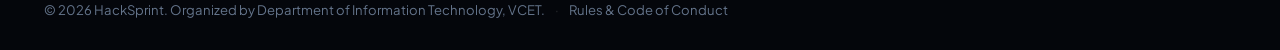
<file: faq.html>
<!DOCTYPE html>
<html lang="en">
<head>
  <meta charset="UTF-8">
  <meta name="viewport" content="width=device-width, initial-scale=1.0">
  <title>Frequently Asked Questions | HackSprint '26 · VCET IT</title>
  <meta name="description" content="Official answers to all questions regarding eligibility, Agentic AI track, 25K prize pool, sandbox compute, accommodations, and rules for HackSprint '26 at VCET Madurai.">
  <meta name="robots" content="noindex, nofollow, noarchive, nosnippet, noimageindex">
  <meta name="googlebot" content="noindex, nofollow, noarchive, nosnippet">
  <meta name="claudebot" content="noindex, nofollow">
  <meta name="anthropic-ai" content="noindex, nofollow">
  <meta name="gptbot" content="noindex, nofollow">
  <meta name="chatgpt-user" content="noindex, nofollow">
  <meta name="perplexitybot" content="noindex, nofollow">

  <!-- Google Fonts -->
  <link rel="preconnect" href="https://fonts.googleapis.com">
  <link rel="preconnect" href="https://fonts.gstatic.com" crossorigin>
  <link href="https://fonts.googleapis.com/css2?family=JetBrains+Mono:wght@400;500;700;800&family=Outfit:wght@400;500;600;700;800;900&family=Plus+Jakarta+Sans:wght@300;400;500;600;700&display=swap" rel="stylesheet">

  <link rel="stylesheet" href="style.css?v=2">
</head>
<body>

  <!-- Ambient Glow & Starfield Canvas -->
  <div class="ambient-glow glow-1"></div>
  <div class="ambient-glow glow-2"></div>
  <div class="ambient-glow glow-3"></div>
  <canvas id="starfield-canvas" aria-hidden="true"></canvas>

  <!-- Sticky Navbar -->
  <header id="main-header" class="navbar-wrapper">
    <nav class="navbar container" id="navbar" aria-label="Main Navigation">
      <a href="index.html#hero" class="brand-logo" aria-label="HackSprint '26 Home">
        <div class="logo-symbol vcet-emblem-wrap">
          <img src="vcet-logo.png" alt="VCET Emblem" class="vcet-brand-img">
        </div>
        <div class="brand-text">
          <span class="brand-inst">VELAMMAL COLLEGE OF ENGINEERING AND TECHNOLOGY</span>
          <span class="brand-dept"><span class="dept-prefix">DEPARTMENT OF</span> <span class="dept-name">INFORMATION TECHNOLOGY</span></span>
        </div>
      </a>

      <div class="nav-links-wrapper">
        <ul class="nav-links" id="nav-links">
          <li class="nav-item"><a href="index.html#hero" class="nav-link">Home</a></li>
          <li class="nav-item"><a href="index.html#theme-showcase" class="nav-link">Theme</a></li>
          <li class="nav-item"><a href="index.html#problem-statements" class="nav-link" id="nav-link-challenges">Challenges</a></li>
          <li class="nav-item"><a href="schedule.html" class="nav-link">Schedule</a></li>
          <li class="nav-item"><a href="index.html#committee" class="nav-link">Committee</a></li>
          <li class="nav-item"><a href="index.html#about" class="nav-link">About VCET</a></li>
          <li class="nav-item"><a href="sponsors.html" class="nav-link">Sponsors</a></li>
          <li class="nav-item"><a href="faq.html" class="nav-link active">FAQs</a></li>
          <li class="nav-item"><a href="contact.html" class="nav-link">Contact</a></li>
        </ul>
        <span class="nav-morph-pill" id="nav-morph-pill" aria-hidden="true"></span>
      </div>

      <div class="nav-actions">
        <div class="nav-status-badge" id="nav-status-badge" aria-label="Hackathon Status">
          <span class="nav-status-dot pulse-amber"></span>
          <span class="nav-status-text">COUNTDOWN ACTIVE</span>
        </div>
        <a href="https://forms.gle/fFcbTWZkEgeTHq1X8" target="_blank" rel="noopener noreferrer" class="btn-pill-gold" id="btn-open-register" aria-label="Registration Closed">
          <span>Registration Closed</span>
          <svg class="btn-arrow" viewBox="0 0 20 20" fill="none" stroke="currentColor">
            <path d="M4.167 10h11.666M10.833 5l5 5-5 5" stroke-width="2" stroke-linecap="round" stroke-linejoin="round"/>
          </svg>
        </a>
        <button class="mobile-toggle" id="mobile-toggle" aria-label="Toggle Navigation Menu">
          <span></span><span></span><span></span>
        </button>
      </div>
    </nav>
  </header>

  <!-- Mobile Drawer -->
  <div class="mobile-nav-drawer" id="mobile-nav-drawer">
    <div class="mobile-nav-inner">
      <a href="index.html#hero" class="mobile-nav-link">Home</a>
      <a href="index.html#theme-showcase" class="mobile-nav-link">Theme (Agentic AI)</a>
      <a href="index.html#problem-statements" class="mobile-nav-link" id="mobile-nav-challenges">Challenges</a>
      <a href="schedule.html" class="mobile-nav-link">24H Schedule</a>
      <a href="index.html#committee" class="mobile-nav-link">Committee</a>
      <a href="index.html#about" class="mobile-nav-link">About VCET</a>
      <a href="sponsors.html" class="mobile-nav-link">Sponsors</a>
      <a href="faq.html" class="mobile-nav-link active">FAQs</a>
      <a href="contact.html" class="mobile-nav-link">Contact</a>
      <a href="https://forms.gle/fFcbTWZkEgeTHq1X8" target="_blank" rel="noopener noreferrer" class="btn-pill-gold w-full mt-4" aria-label="Registration Closed">
        <span>Registration Closed</span>
      </a>
    </div>
  </div>

  <main id="main-content">
    <!-- Subpage Hero Banner -->
    <section class="subpage-hero-banner">
      <div class="container">
        <div class="hero-badge-pill">
          <span class="badge-dot"></span>
          <span>KNOWLEDGE BASE · PROTOCOLS & GUIDELINES</span>
        </div>
        <h1 class="subpage-title">Frequently Asked <span class="gradient-gold-text">Questions</span></h1>
        <p class="subpage-lead">
          Everything you need to know about participating in HackSprint '26 — eligibility criteria, the sole Agentic AI track, compute sandboxes, overnight accommodations, evaluation parameters, and the 25K cash prize pool.
        </p>
      </div>
    </section>

    <!-- FAQ Accordion Section -->
    <section class="faq-section-wrapper">
      <div class="container">

        <!-- Category 1: General & Eligibility -->
        <div class="faq-category-block">
          <h2 class="faq-cat-title">
            <svg width="22" height="22" viewBox="0 0 24 24" fill="none" stroke="currentColor" stroke-width="2"><circle cx="12" cy="12" r="10"/><path d="M12 16v-4M12 8h.01"/></svg>
            1. Eligibility & General Verification
          </h2>

          <div class="faq-accordion-item active">
            <button class="faq-question-btn" type="button" aria-expanded="true">
              <span>Who is eligible to participate in HackSprint '26?</span>
              <svg class="faq-chevron" viewBox="0 0 24 24" fill="none" stroke="currentColor" stroke-width="2"><path d="M6 9l6 6 6-6"/></svg>
            </button>
            <div class="faq-answer-pane">
              <p class="faq-answer-text">
                HackSprint '26 is open to all enrolled undergraduate (B.E., B.Tech, B.Sc, BCA) and postgraduate (M.E., M.Tech, MCA, M.Sc) students from AICTE-approved and UGC-recognized engineering colleges and universities across India. All participants must present a valid College Identity Card during on-site biometric check-in on September 30, 2026.
              </p>
            </div>
          </div>

          <div class="faq-accordion-item">
            <button class="faq-question-btn" type="button" aria-expanded="false">
              <span>Are inter-college or cross-disciplinary teams allowed?</span>
              <svg class="faq-chevron" viewBox="0 0 24 24" fill="none" stroke="currentColor" stroke-width="2"><path d="M6 9l6 6 6-6"/></svg>
            </button>
            <div class="faq-answer-pane">
              <p class="faq-answer-text">
                Yes! We actively encourage inter-college squads as well as cross-department teams (combining AI/DS, IT, CSE, ECE, Mechanical, etc.). Cross-disciplinary synergy is especially powerful in Agentic AI where hardware integration, system security, and UX interact intimately.
              </p>
            </div>
          </div>

          <div class="faq-accordion-item">
            <button class="faq-question-btn" type="button" aria-expanded="false">
              <span>Can I participate individually, or is a team required?</span>
              <svg class="faq-chevron" viewBox="0 0 24 24" fill="none" stroke="currentColor" stroke-width="2"><path d="M6 9l6 6 6-6"/></svg>
            </button>
            <div class="faq-answer-pane">
              <p class="faq-answer-text">
                Individual registrations are not permitted. HackSprint '26 requires teams of strictly <strong>2 To 4 members</strong> (fixed squad size). Agentic AI development involves multi-agent orchestration, tool engineering, frontend integration, and sandbox testing — making team collaboration essential within the 24-hour sprint.
              </p>
            </div>
          </div>
        </div>

        <!-- Category 2: Team Formation & Registration -->
        <div class="faq-category-block">
          <h2 class="faq-cat-title">
            <svg width="22" height="22" viewBox="0 0 24 24" fill="none" stroke="currentColor" stroke-width="2"><path d="M17 21v-2a4 4 0 0 0-4-4H5a4 4 0 0 0-4 4v2"/><circle cx="9" cy="7" r="4"/><path d="M23 21v-2a4 4 0 0 0-3-3.87M16 3.13a4 4 0 0 1 0 7.75"/></svg>
            2. Team Formation & Registration Fee
          </h2>

          <div class="faq-accordion-item">
            <button class="faq-question-btn" type="button" aria-expanded="false">
              <span>What is the registration fee and what does it include?</span>
              <svg class="faq-chevron" viewBox="0 0 24 24" fill="none" stroke="currentColor" stroke-width="2"><path d="M6 9l6 6 6-6"/></svg>
            </button>
            <div class="faq-answer-pane">
              <p class="faq-answer-text">
                The registration fee is fixed at <strong>₹500 per participant</strong> (₹2,000 for the full 4-member squad)</p>
            </div>
          </div>

          <div class="faq-accordion-item">
            <button class="faq-question-btn" type="button" aria-expanded="false">
              <span>How do we pay the registration fee?</span>
              <svg class="faq-chevron" viewBox="0 0 24 24" fill="none" stroke="currentColor" stroke-width="2"><path d="M6 9l6 6 6-6"/></svg>
            </button>
            <div class="faq-answer-pane">
              <p class="faq-answer-text">
                Payment is processed via direct UPI to the official institutional account (<code style="color: var(--cyan-primary);">Official UPI QR code on the Google Registration Form</code>). During the 4-step registration on our portal, you will scan the dynamic QR code and enter the 12-digit UPI Transaction Reference (UTR) number. Our finance desk verifies and issues an instant squad dispatch confirmation.
              </p>
            </div>
          </div>

          <div class="faq-accordion-item">
            <button class="faq-question-btn" type="button" aria-expanded="false">
              <span>Can we replace a team member after submitting registration?</span>
              <svg class="faq-chevron" viewBox="0 0 24 24" fill="none" stroke="currentColor" stroke-width="2"><path d="M6 9l6 6 6-6"/></svg>
            </button>
            <div class="faq-answer-pane">
              <p class="faq-answer-text">
                Yes, roster adjustments are permitted until September 25, 2026 (5:00 PM IST). The registered Team Leader must email <a href="mailto:hacksprint26@gmail.com" style="color: var(--cyan-primary);">hacksprint26@gmail.com</a> with the original squad registration ID, student ID proof of both departing and replacement members, and endorsement from their college.
              </p>
            </div>
          </div>
        </div>

        <!-- Category 3: Agentic AI Challenge & Sandboxes -->
        <div class="faq-category-block">
          <h2 class="faq-cat-title">
            <svg width="22" height="22" viewBox="0 0 24 24" fill="none" stroke="currentColor" stroke-width="2"><circle cx="12" cy="12" r="3"/><path d="M19.4 15a1.65 1.65 0 0 0 .33 1.82l.06.06a2 2 0 0 1 0 2.83 2 2 0 0 1-2.83 0l-.06-.06a1.65 1.65 0 0 0-1.82-.33 1.65 1.65 0 0 0-1 1.51V21a2 2 0 0 1-2 2 2 2 0 0 1-2-2v-.09A1.65 1.65 0 0 0 9 19.4a1.65 1.65 0 0 0-1.82.33l-.06.06a2 2 0 0 1-2.83 0 2 2 0 0 1 0-2.83l.06-.06a1.65 1.65 0 0 0 .33-1.82 1.65 1.65 0 0 0-1.51-1H3a2 2 0 0 1-2-2 2 2 0 0 1 2-2h.09A1.65 1.65 0 0 0 4.6 9a1.65 1.65 0 0 0-.33-1.82l-.06-.06a2 2 0 0 1 0-2.83 2 2 0 0 1 2.83 0l.06.06a1.65 1.65 0 0 0 1.82.33H9a1.65 1.65 0 0 0 1-1.51V3a2 2 0 0 1 2-2 2 2 0 0 1 2 2v.09a1.65 1.65 0 0 0 1 1.51 1.65 1.65 0 0 0 1.82-.33l.06-.06a2 2 0 0 1 2.83 0 2 2 0 0 1 0 2.83l-.06.06a1.65 1.65 0 0 0-.33 1.82V9a1.65 1.65 0 0 0 1.51 1H21a2 2 0 0 1 2 2 2 2 0 0 1-2 2h-.09a1.65 1.65 0 0 0-1.51 1z"/></svg>
            3. Agentic AI Track & Technical Sandboxes
          </h2>

          <div class="faq-accordion-item">
            <button class="faq-question-btn" type="button" aria-expanded="false">
              <span>Why is the official track solely "Agentic AI"?</span>
              <svg class="faq-chevron" viewBox="0 0 24 24" fill="none" stroke="currentColor" stroke-width="2"><path d="M6 9l6 6 6-6"/></svg>
            </button>
            <div class="faq-answer-pane">
              <p class="faq-answer-text">
                Traditional AI generates static text and code; <strong>Agentic AI</strong> executes goal-driven autonomous actions. Agentic AI represents the bleeding edge of software engineering — systems capable of self-reflection, planning, tool-use, multi-agent negotiation, and environment actuation. HackSprint '26 focuses exclusively on this frontier across 6 specialized vectors (Multi-Agent Swarms, Autonomous Dev, Computer-Use, Edge/Embodied AI, Autonomous Defense, and Decision Intelligence).
              </p>
            </div>
          </div>

          <div class="faq-accordion-item">
            <button class="faq-question-btn" type="button" aria-expanded="false">
              <span>What libraries, frameworks, and protocols are permissible?</span>
              <svg class="faq-chevron" viewBox="0 0 24 24" fill="none" stroke="currentColor" stroke-width="2"><path d="M6 9l6 6 6-6"/></svg>
            </button>
            <div class="faq-answer-pane">
              <p class="faq-answer-text">
                You are encouraged to utilize established agentic frameworks such as <strong>CrewAI, AutoGen 0.4+, LangGraph, LlamaIndex Workflows, Semantic Kernel, and the Model Context Protocol (MCP)</strong>. For local model execution, Ollama, vLLM, and llama.cpp are fully permitted. All code written during the 24 hours must be committed to your team's designated repository.
              </p>
            </div>
          </div>

          <div class="faq-accordion-item">
            <button class="faq-question-btn" type="button" aria-expanded="false">
              <span>Are teams expected to use local LLMs or cloud API endpoints?</span>
              <svg class="faq-chevron" viewBox="0 0 24 24" fill="none" stroke="currentColor" stroke-width="2"><path d="M6 9l6 6 6-6"/></svg>
            </button>
            <div class="faq-answer-pane">
              <p class="faq-answer-text">
                Both are permitted! VCET IT provides on-premise local server clusters pre-loaded with quantized weights for <em>Llama-3.1-8B-Instruct</em>, <em>Qwen-2.5-Coder-7B</em>, and <em>DeepSeek-R1-Distill</em> accessible via an OpenAI-compatible endpoint over local LAN. Teams are also completely free to consume their own API keys (OpenAI, Anthropic Claude 3.5 Sonnet, Gemini 1.5 Pro, Groq, or Together AI).
              </p>
            </div>
          </div>

          <div class="faq-accordion-item">
            <button class="faq-question-btn" type="button" aria-expanded="false">
              <span>What hardware equipment should we bring?</span>
              <svg class="faq-chevron" viewBox="0 0 24 24" fill="none" stroke="currentColor" stroke-width="2"><path d="M6 9l6 6 6-6"/></svg>
            </button>
            <div class="faq-answer-pane">
              <p class="faq-answer-text">
                Every team member must bring their own laptop, charger, power extension strip (spike buster), and necessary peripheral cables. For teams competing in the <em>Edge & Embodied Agentic AI</em> vector, you are encouraged to bring microcontrollers (Raspberry Pi 4/5, ESP32, Jetson Nano, camera modules, sensors, or robotic arms).
              </p>
            </div>
          </div>
        </div>

        <!-- Category 4: Hackathon Logistics & Overnight Accommodations -->
        <div class="faq-category-block">
          <h2 class="faq-cat-title">
            <svg width="22" height="22" viewBox="0 0 24 24" fill="none" stroke="currentColor" stroke-width="2"><path d="M3 9l9-7 9 7v11a2 2 0 0 1-2 2H5a2 2 0 0 1-2-2z"/><polyline points="9 22 9 12 15 12 15 22"/></svg>
            4. Campus Logistics, Food & Accommodations
          </h2>

          <div class="faq-accordion-item">
            <button class="faq-question-btn" type="button" aria-expanded="false">
              <span>Is overnight stay permitted on campus? How is security handled?</span>
              <svg class="faq-chevron" viewBox="0 0 24 24" fill="none" stroke="currentColor" stroke-width="2"><path d="M6 9l6 6 6-6"/></svg>
            </button>
            <div class="faq-answer-pane">
              <p class="faq-answer-text">
                Yes, HackSprint '26 is a continuous 24-hour overnight sprint running from 9:00 AM on September 30 to 10:00 AM on October 1. Dedicated overnight air-conditioned resting bays with mattresses and resting zones are provided separately for male and female participants within the VCET IT complex. The campus is monitored 24/7 by trained campus security and faculty marshals.
              </p>
            </div>
          </div>

          <div class="faq-accordion-item">
            <button class="faq-question-btn" type="button" aria-expanded="false">
              <span>What are the food arrangements during the 24 hours?</span>
              <svg class="faq-chevron" viewBox="0 0 24 24" fill="none" stroke="currentColor" stroke-width="2"><path d="M6 9l6 6 6-6"/></svg>
            </button>
            <div class="faq-answer-pane">
              <p class="faq-answer-text">
                Full dining service and refreshments are provided throughout:
                <ul style="margin-top: 8px; padding-left: 20px; line-height: 1.8;">
                  <li><strong>Tea &amp; Refreshments (11:30 AM – 12:00 PM):</strong> Morning filter coffee, hot tea &amp; light refreshments</li>
                  <li><strong>Day 1 Lunch (01:30 PM – 02:15 PM):</strong> Wholesome South Indian &amp; Continental Buffet</li>
                  <li><strong>Tea &amp; Refreshments (05:00 PM – 05:30 PM):</strong> Evening savories, filter coffee &amp; hot tea</li>
                  <li><strong>Day 1 Dinner (08:00 PM – 08:30 PM):</strong> Nutritious dinner buffet</li>
                  <li><strong>Midnight Refreshments (01:00 AM – 01:30 AM):</strong> Fresh artisanal filter coffee, tea &amp; energy treats</li>
                  <li><strong>Dawn Refreshments (05:00 AM – 05:30 AM):</strong> Early morning tea, coffee &amp; cookies</li>
                  <li><strong>Day 2 Breakfast (08:45 AM – 09:30 AM):</strong> Hot South Indian breakfast buffet</li>
                </ul>
              </p>
            </div>
          </div>

          <div class="faq-accordion-item">
            <button class="faq-question-btn" type="button" aria-expanded="false">
              <span>What internet and network infrastructure will be available?</span>
              <svg class="faq-chevron" viewBox="0 0 24 24" fill="none" stroke="currentColor" stroke-width="2"><path d="M6 9l6 6 6-6"/></svg>
            </button>
            <div class="faq-answer-pane">
              <p class="faq-answer-text">
                VCET campus features a dual-redundant 1 Gbps dedicated leased-line fiber network with Enterprise Aruba WiFi 6 access points deployed across all coding labs. In addition, every hacker workstation has access to Gigabit RJ45 Ethernet drops for ultra-low latency model fine-tuning and agent streaming.
              </p>
            </div>
          </div>
        </div>

        <!-- Category 5: Judging Rubric & 25K Prize Pool -->
        <div class="faq-category-block">
          <h2 class="faq-cat-title">
            <svg width="22" height="22" viewBox="0 0 24 24" fill="none" stroke="currentColor" stroke-width="2"><circle cx="12" cy="8" r="7"/><polyline points="8.21 13.89 7 23 12 20 17 23 15.79 13.88"/></svg>
            5. Judging Rubric & 25K Prize Pool
          </h2>

          <div class="faq-accordion-item">
            <button class="faq-question-btn" type="button" aria-expanded="false">
              <span>How will projects be evaluated? What are the key metrics?</span>
              <svg class="faq-chevron" viewBox="0 0 24 24" fill="none" stroke="currentColor" stroke-width="2"><path d="M6 9l6 6 6-6"/></svg>
            </button>
            <div class="faq-answer-pane">
              <p class="faq-answer-text">
                Projects are assessed by an elite jury of principal AI architects and faculty using a transparent 100-point rubric:
                <ul style="margin-top: 8px; padding-left: 20px; line-height: 1.8;">
                  <li><strong>Autonomous Decision-Making & Planning (30%):</strong> Depth of reasoning, multi-step subtask breakdown, reflection loops, and avoidance of hardcoded logic.</li>
                  <li><strong>Tool Execution & MCP Integration (25%):</strong> Seamless schema calling, real API execution, external sandbox safety, and protocol compliance.</li>
                  <li><strong>Self-Correction & Resilience (20%):</strong> How gracefully the agent handles synthetic API timeouts, invalid tool inputs, and edge failures.</li>
                  <li><strong>Production Feasibility & Impact (15%):</strong> Real-world market viability, latency profiles, token-efficiency, and user experience.</li>
                  <li><strong>Pitch & Live Demonstration (10%):</strong> Clarity of the 7-minute technical pitch, architecture diagrams, and live system actuation.</li>
                </ul>
              </p>
            </div>
          </div>

          <div class="faq-accordion-item">
            <button class="faq-question-btn" type="button" aria-expanded="false">
              <span>What is the prize pool for HackSprint '26?</span>
              <svg class="faq-chevron" viewBox="0 0 24 24" fill="none" stroke="currentColor" stroke-width="2"><path d="M6 9l6 6 6-6"/></svg>
            </button>
            <div class="faq-answer-pane">
              <p class="faq-answer-text">
                HackSprint '26 features a total prize pool of <strong>25K</strong> (₹25,000) awarded directly to top-performing teams at the valedictory ceremony on October 1, 2026:
                <ul style="margin-top: 8px; padding-left: 20px; line-height: 1.8;">
                  <li><strong style="color: var(--gold-bright);">Grand Prize Pool:</strong> 25K in cash awards for top autonomous agent solutions</li>
                  <li><strong style="color: var(--cyan-primary);">Trophies & Accolades:</strong> Prestigious VCET IT Winner & Runner-up Trophies</li>
                  <li><strong style="color: #cbd5e1);">Certificates & Cloud Perks:</strong> IEEE-backed Certificates of Technical Excellence and cloud compute credits</li>
                  <li><strong>All Finalists:</strong> Exclusive fast-track networking and mentorship opportunities with industry sponsors.</li>
                </ul>
              </p>
            </div>
          </div>
        </div>

        <!-- Category 6: Intellectual Property & Code Integrity -->
        <div class="faq-category-block">
          <h2 class="faq-cat-title">
            <svg width="22" height="22" viewBox="0 0 24 24" fill="none" stroke="currentColor" stroke-width="2"><rect x="3" y="11" width="18" height="11" rx="2" ry="2"/><path d="M7 11V7a5 5 0 0 1 10 0v4"/></svg>
            6. Code Integrity, Plagiarism & IP Ownership
          </h2>

          <div class="faq-accordion-item">
            <button class="faq-question-btn" type="button" aria-expanded="false">
              <span>Who owns the intellectual property (IP) created during HackSprint '26?</span>
              <svg class="faq-chevron" viewBox="0 0 24 24" fill="none" stroke="currentColor" stroke-width="2"><path d="M6 9l6 6 6-6"/></svg>
            </button>
            <div class="faq-answer-pane">
              <p class="faq-answer-text">
                <strong>100% of the Intellectual Property belongs to your team.</strong> Neither VCET, nor the Department of IT, nor the sponsors claim any ownership rights over your models, code, weights, or inventions. You are entirely free to commercialize, patent, or open-source your project post-hackathon.
              </p>
            </div>
          </div>

          <div class="faq-accordion-item">
            <button class="faq-question-btn" type="button" aria-expanded="false">
              <span>Can we bring pre-existing projects or codebases?</span>
              <svg class="faq-chevron" viewBox="0 0 24 24" fill="none" stroke="currentColor" stroke-width="2"><path d="M6 9l6 6 6-6"/></svg>
            </button>
            <div class="faq-answer-pane">
              <p class="faq-answer-text">
                Strictly no. All solution code must be initiated and written during the designated 24-hour sprint starting September 30 at 10:00 AM. You are free to use open-source foundation models, public Python/Node packages, and existing APIs, but pre-written application pipelines or clone repos are strictly disqualified by our automated Git telemetry review.
              </p>
            </div>
          </div>
        </div>

        <!-- Still Have Questions CTA Card -->
        <div class="card-high-gloss text-center mt-12 p-8" style="background: rgba(14, 20, 38, 0.85); border: 1px solid rgba(0, 240, 255, 0.25); border-radius: 20px; padding: 40px;">
          <h3 class="font-heading font-extrabold text-2xl text-white mb-2">Have a question not addressed here?</h3>
          <p class="text-slate-400 text-sm max-w-xl mx-auto mb-6">
            Our organizing committee and student coordinators are available round the clock on WhatsApp and email to resolve your doubts.
          </p>
          <div class="flex-center gap-4 flex-wrap">
            <a href="contact.html" class="btn-pill-gold">
              <span>Contact Organizing Committee</span>
            </a>
            <a href="mailto:hacksprint26@gmail.com" class="btn-secondary-cyber">
              <span>Email hacksprint26@gmail.com</span>
            </a>
          </div>
        </div>

      </div>
    </section>
  </main>

  <!-- Global Footer -->
  <footer class="footer-section" id="contact" role="contentinfo">
    <div class="container footer-top-grid">
      <div class="footer-col footer-col-brand">
        <div class="footer-brand-lockup">
          <div class="logo-symbol vcet-emblem-wrap">
            <img src="vcet-logo.png" alt="VCET Emblem" class="vcet-brand-img">
          </div>
          <div class="brand-text">
            <span class="brand-inst">VELAMMAL COLLEGE OF ENGINEERING &amp; TECHNOLOGY</span>
            <span class="brand-dept">DEPARTMENT OF INFORMATION TECHNOLOGY</span>
            <span class="brand-title">HACKSPRINT<span class="brand-year">'26</span></span>
          </div>
        </div>
        <p class="footer-bio">
          Velammal College of Engineering & Technology (Autonomous), Madurai. National 24-Hour Agentic AI Hackathon shaping next-generation autonomous software systems.
        </p>
        <div class="accreditation-footer-pill">
          <span>NAAC 'A' ACCREDITED</span>
          <span class="dot-sep">·</span>
          <span>NBA ACCREDITED IT DEPT</span>
        </div>
      </div>

      <div class="footer-col footer-col-links">
        <h4 class="footer-heading">Navigation</h4>
        <ul class="footer-nav-list">
          <li><a href="index.html#hero">Home</a></li>
          <li><a href="index.html#theme-showcase">Theme (Agentic AI)</a></li>
          <li><a href="index.html#problem-statements">Challenges</a></li>
          <li><a href="schedule.html">24H Schedule</a></li>
          <li><a href="index.html#committee">Committee</a></li>
          <li><a href="index.html#about">About VCET</a></li>
          <li><a href="sponsors.html">Sponsors</a></li>
          <li><a href="faq.html">FAQs</a></li>
          <li><a href="contact.html">Contact Us</a></li>
          <li><a href="https://forms.gle/fFcbTWZkEgeTHq1X8" target="_blank" rel="noopener noreferrer">Register Team</a></li>
        </ul>
      </div>

      <div class="footer-col footer-col-contact">
        <h4 class="footer-heading">Organizing Desk</h4>
        <ul class="footer-contact-list">
          <li class="contact-item">
            <div class="contact-icon">
              <svg viewBox="0 0 24 24" fill="none" stroke="currentColor" stroke-width="2"><path d="M21 10c0 7-9 13-9 13s-9-6-9-13a9 9 0 0 1 18 0z"/><circle cx="12" cy="10" r="3"/></svg>
            </div>
            <div class="contact-text">
              <span class="contact-sub">Venue</span>
              <p>Department of Information Technology, VCET, Madurai - 625 009, Tamil Nadu</p>
            </div>
          </li>
          <li class="contact-item">
            <div class="contact-icon">
              <svg viewBox="0 0 24 24" fill="none" stroke="currentColor" stroke-width="2"><path d="M4 4h16c1.1 0 2 .9 2 2v12c0 1.1-.9 2-2 2H4c-1.1 0-2-.9-2-2V6c0-1.1.9-2 2-2z"/><polyline points="22,6 12,13 2,6"/></svg>
            </div>
            <div class="contact-text">
              <span class="contact-sub">Official Email</span>
              <a href="mailto:hacksprint26@gmail.com">hacksprint26@gmail.com</a>
            </div>
          </li>
          <li class="contact-item">
            <div class="contact-icon pulse-gold">
              <svg viewBox="0 0 24 24" fill="none" stroke="currentColor" stroke-width="2"><path d="M22 16.92v3a2 2 0 0 1-2.18 2 19.79 19.79 0 0 1-8.63-3.07 19.5 19.5 0 0 1-6-6 19.79 19.79 0 0 1-3.07-8.67A2 2 0 0 1 4.11 2h3a2 2 0 0 1 2 1.72 12.84 12.84 0 0 0 .7 2.81 2 2 0 0 1-.45 2.11L8.09 9.91a16 16 0 0 0 6 6l1.27-1.27a2 2 0 0 1 2.11-.45 12.84 12.84 0 0 0 2.81.7A2 2 0 0 1 22 16.92z"/></svg>
            </div>
            <div class="contact-text">
              <span class="contact-sub">Helpdesk Coordinator</span>
              <a href="tel:+919944122667">+91 99441 22667</a>
            </div>
          </li>
        </ul>
      </div>

      <div class="footer-col footer-col-subscribe">
        <h4 class="footer-heading">Stay Updated</h4>
        <p class="footer-sub-text">
          Receive agentic track updates, tool drop announcements, and problem bulletins. Zero spam.
        </p>
        <form class="newsletter-form" id="newsletter-form" action="https://formsubmit.co/0ed0b155382f669d131a5e78e0a83bd9" method="POST">
          <input type="hidden" name="_subject" value="HackSprint '26: New Newsletter Subscriber">
          <input type="hidden" name="_captcha" value="false">
          <input type="hidden" name="_template" value="table">
          <div class="input-wrapper">
            <input type="email" id="newsletter-email" name="subscriber_email" placeholder="your.handle@domain.com" required aria-label="Email for newsletter">
          </div>
          <button type="submit" class="btn-pill-gold btn-newsletter" id="btn-subscribe">
            <span>Subscribe</span>
          </button>
        </form>
        <div class="newsletter-feedback" id="newsletter-feedback"></div>
      </div>
    </div>

    <!-- Legal Bar -->
    <div class="container footer-bottom-bar">
      <div class="bottom-legal">
        <p>© 2026 HackSprint. Organized by Department of Information Technology, VCET.</p>
        <span class="legal-separator">·</span>
        <a href="faq.html" class="legal-link">Rules & Code of Conduct</a>
      </div>
    </div>
  </footer>

  <script src="script.js"></script>
</body>
</html>
</file>
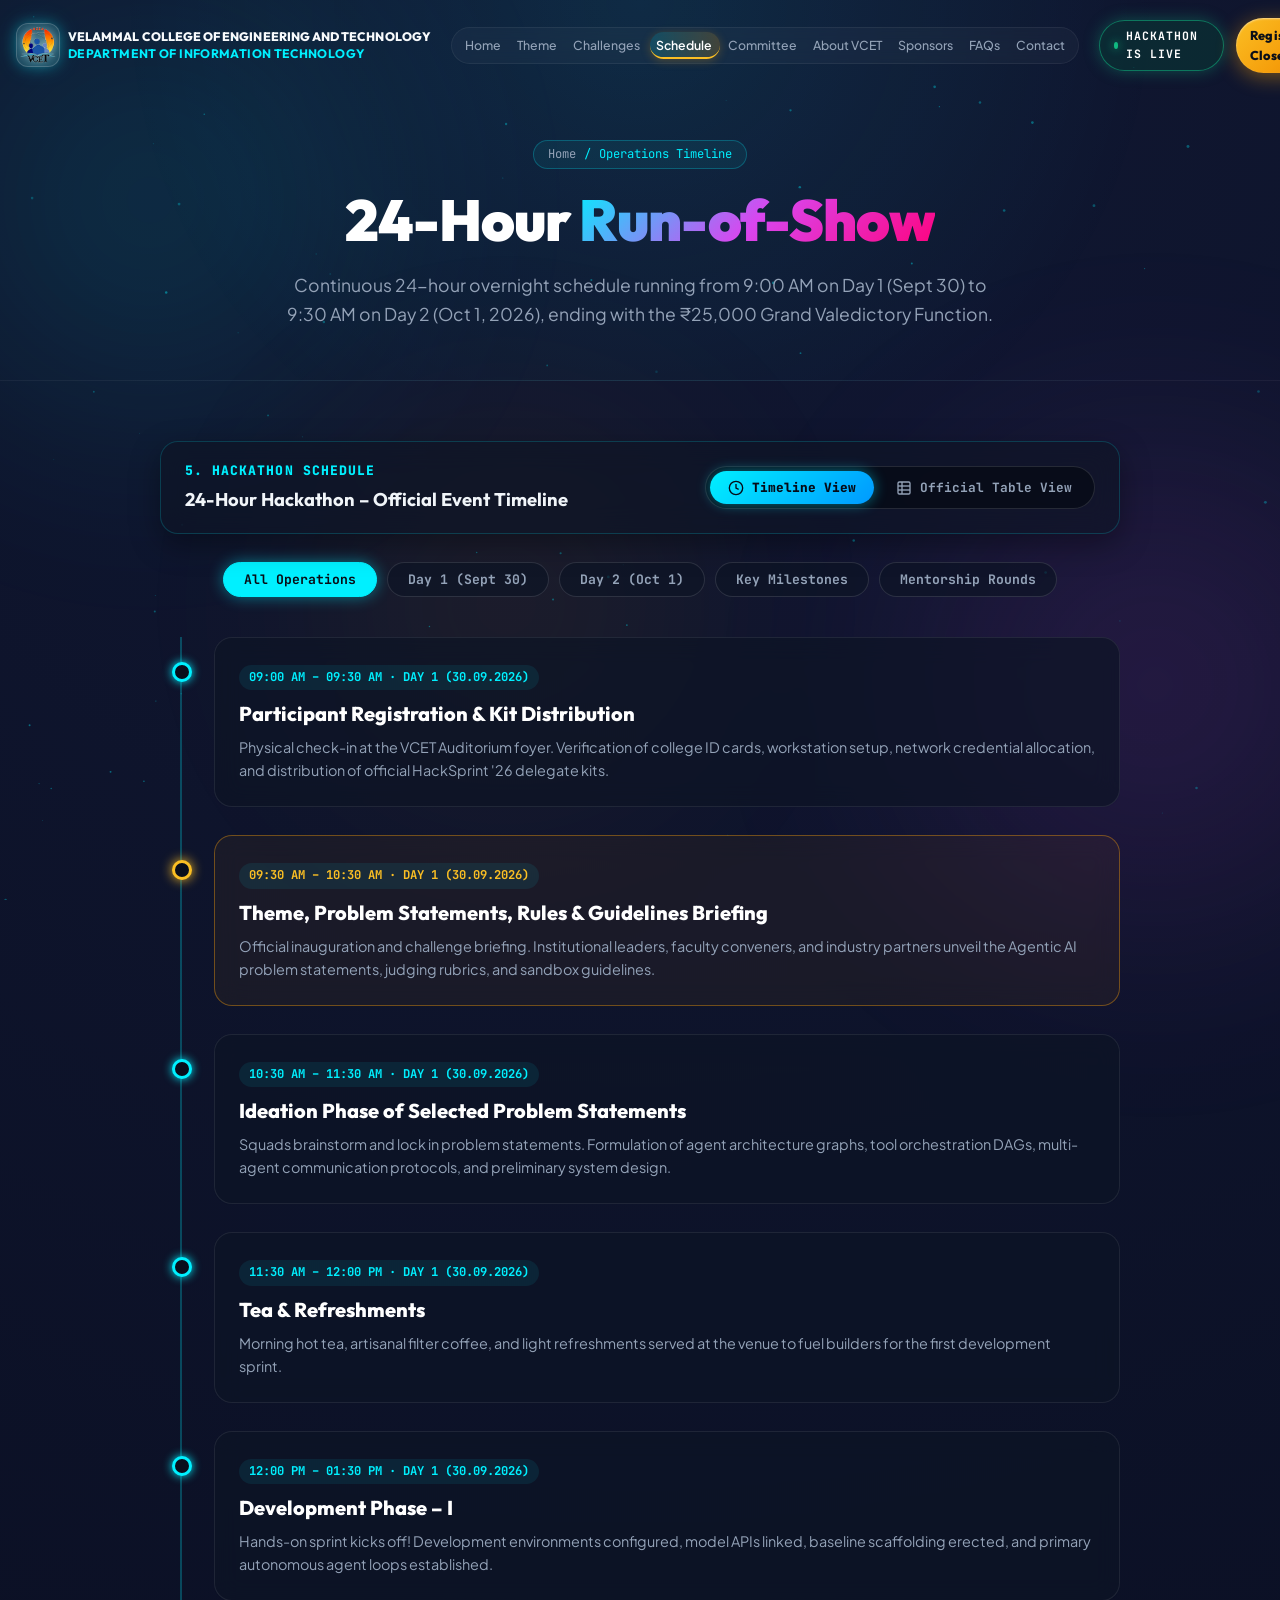
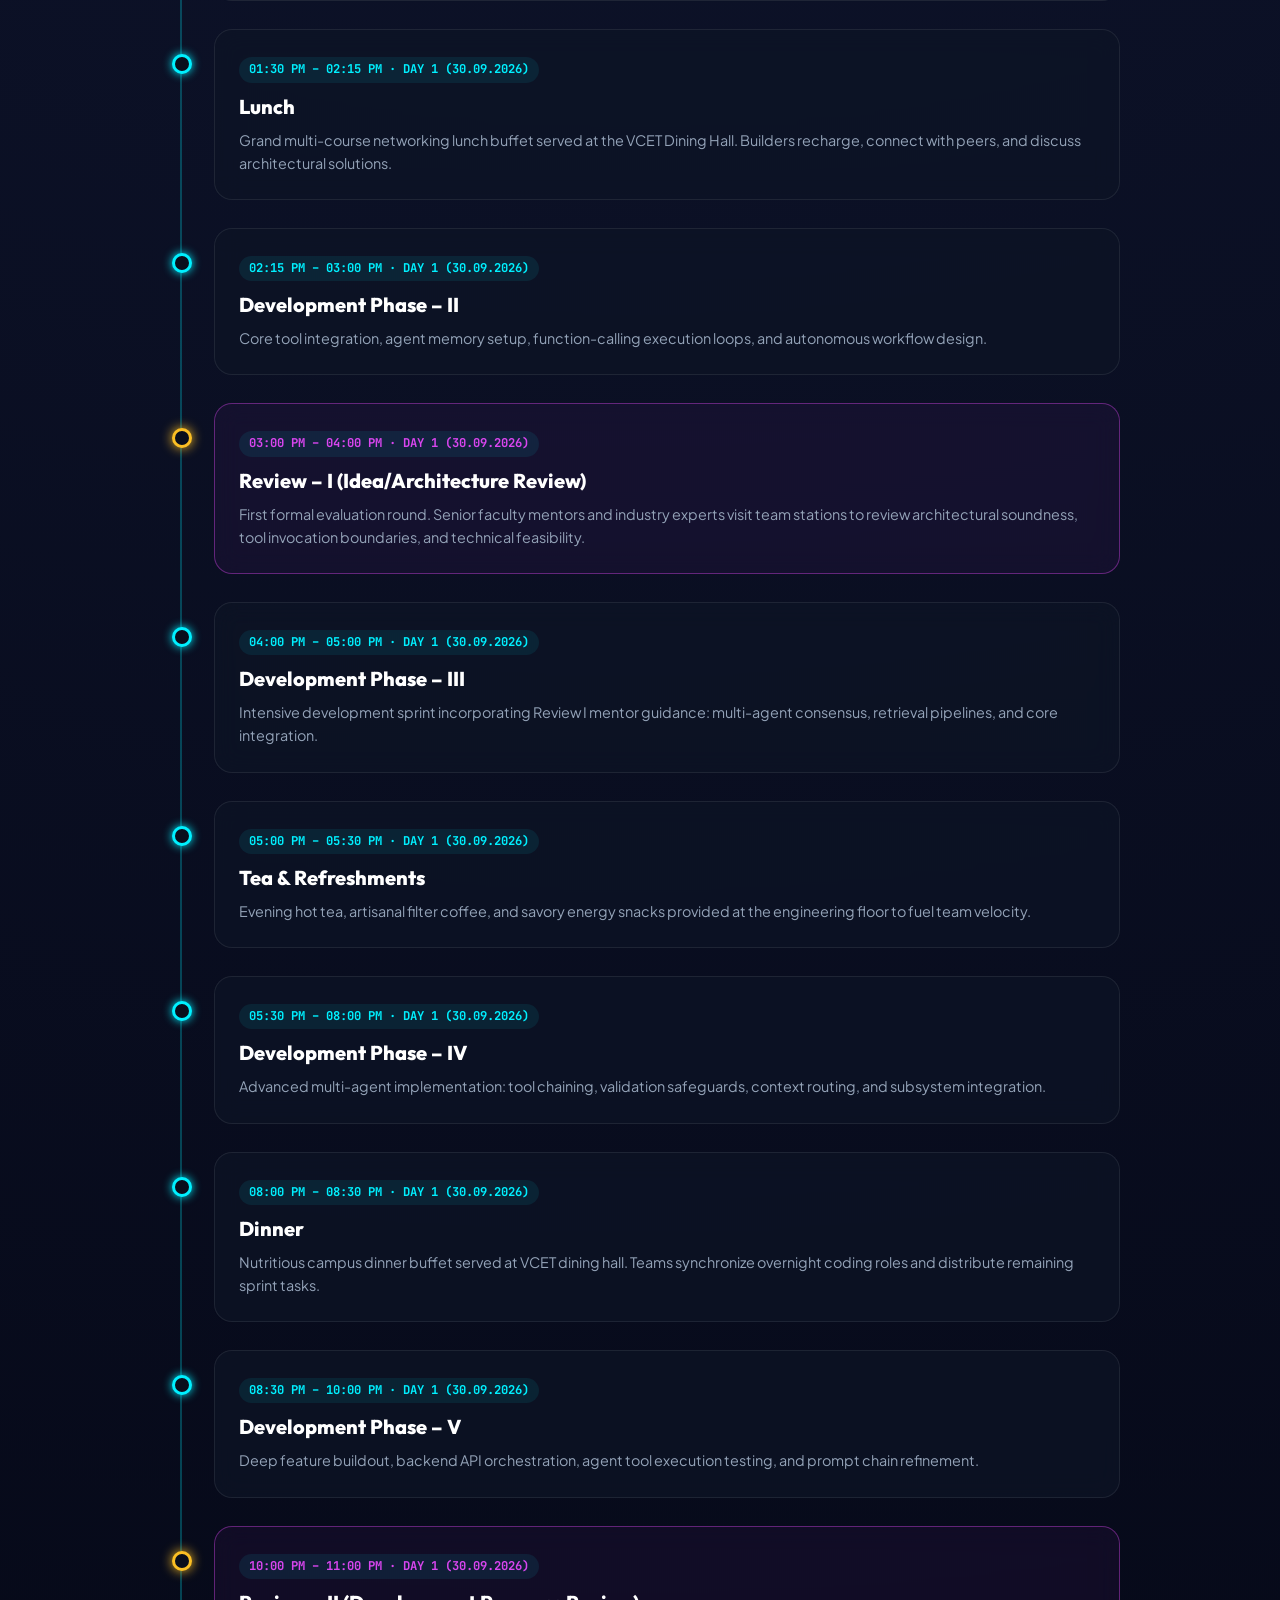
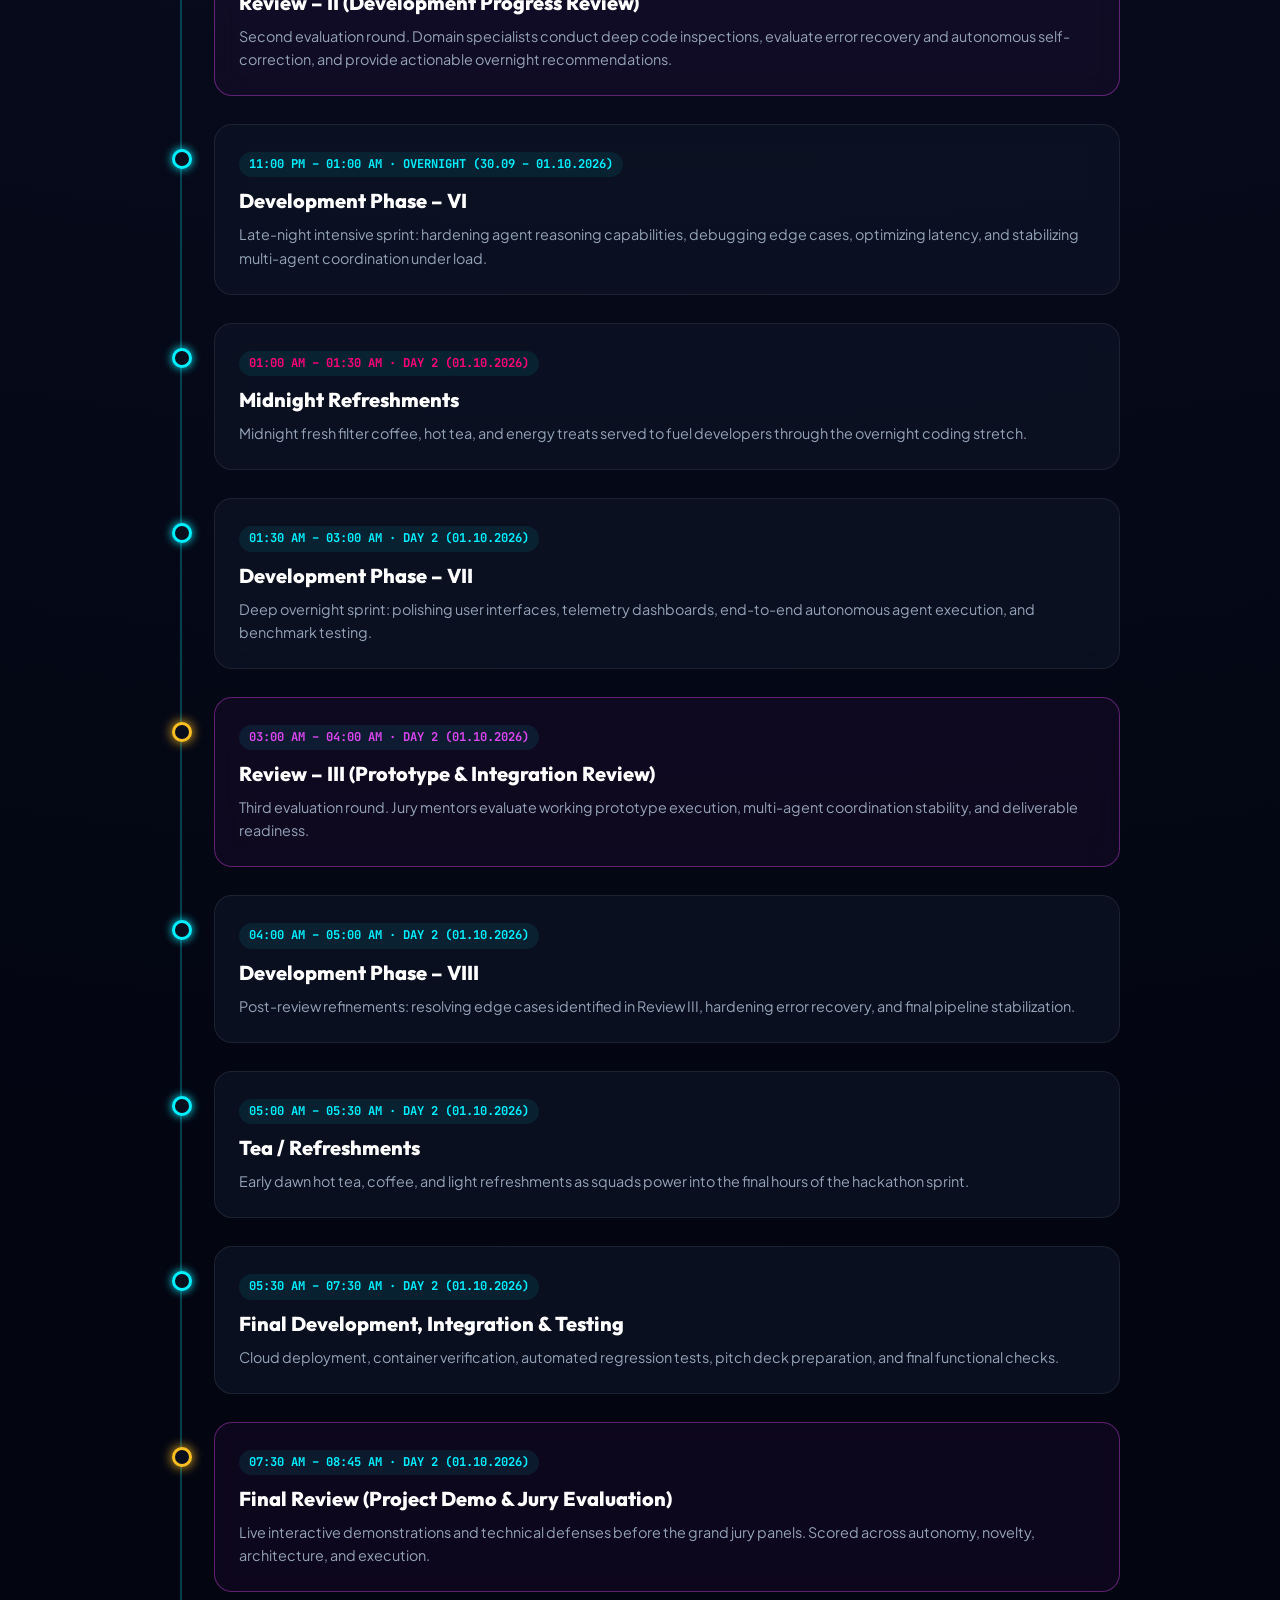
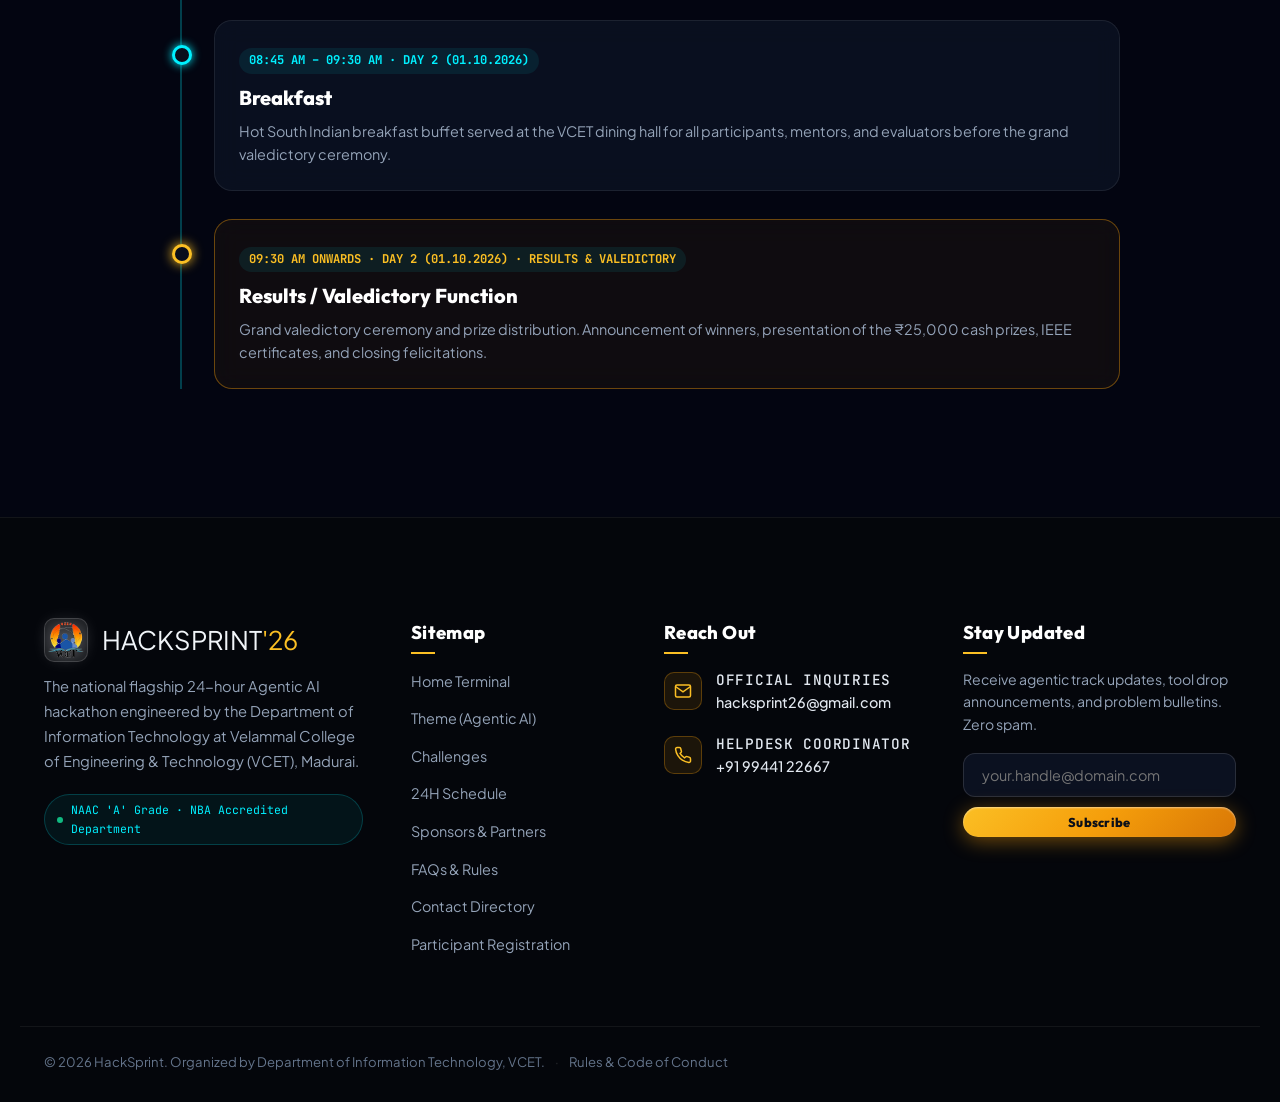
<file: schedule.html>
<!DOCTYPE html>
<html lang="en">
<head>
  <meta charset="UTF-8">
  <meta name="viewport" content="width=device-width, initial-scale=1.0">
  <title>24-Hour Run-of-Show Schedule | HackSprint '26 · VCET IT</title>
  <meta name="description" content="Hour-by-hour schedule for HackSprint '26, the 24-hour national Agentic AI hackathon on September 30 - October 1, 2026 at VCET Madurai.">
  <meta name="robots" content="noindex, nofollow, noarchive, nosnippet, noimageindex">
  <meta name="googlebot" content="noindex, nofollow, noarchive, nosnippet">
  <meta name="claudebot" content="noindex, nofollow">
  <meta name="anthropic-ai" content="noindex, nofollow">
  <meta name="gptbot" content="noindex, nofollow">
  <meta name="chatgpt-user" content="noindex, nofollow">
  <meta name="perplexitybot" content="noindex, nofollow">

  <!-- Google Fonts -->
  <link rel="preconnect" href="https://fonts.googleapis.com">
  <link rel="preconnect" href="https://fonts.gstatic.com" crossorigin>
  <link href="https://fonts.googleapis.com/css2?family=JetBrains+Mono:wght@400;500;700;800&family=Outfit:wght@400;500;600;700;800;900&family=Plus+Jakarta+Sans:wght@300;400;500;600;700&display=swap" rel="stylesheet">

  <link rel="stylesheet" href="style.css?v=2">
</head>
<body>

  <!-- Ambient Glow & Starfield Canvas -->
  <div class="ambient-glow glow-1"></div>
  <div class="ambient-glow glow-2"></div>
  <div class="ambient-glow glow-3"></div>
  <canvas id="starfield-canvas" aria-hidden="true"></canvas>

  <!-- Sticky Navbar -->
  <header id="main-header" class="navbar-wrapper">
    <nav class="navbar container" id="navbar" aria-label="Main Navigation">
      <a href="index.html#hero" class="brand-logo" aria-label="HackSprint '26 Home">
        <div class="logo-symbol vcet-emblem-wrap">
          <img src="vcet-logo.png" alt="VCET Emblem" class="vcet-brand-img">
        </div>
        <div class="brand-text">
          <span class="brand-inst">VELAMMAL COLLEGE OF ENGINEERING AND TECHNOLOGY</span>
          <span class="brand-dept"><span class="dept-prefix">DEPARTMENT OF</span> <span class="dept-name">INFORMATION TECHNOLOGY</span></span>
        </div>
      </a>

      <div class="nav-links-wrapper">
        <ul class="nav-links" id="nav-links">
          <li class="nav-item"><a href="index.html#hero" class="nav-link">Home</a></li>
          <li class="nav-item"><a href="index.html#theme-showcase" class="nav-link">Theme</a></li>
          <li class="nav-item"><a href="index.html#problem-statements" class="nav-link" id="nav-link-challenges">Challenges</a></li>
          <li class="nav-item"><a href="schedule.html" class="nav-link active">Schedule</a></li>
          <li class="nav-item"><a href="index.html#committee" class="nav-link">Committee</a></li>
          <li class="nav-item"><a href="index.html#about" class="nav-link">About VCET</a></li>
          <li class="nav-item"><a href="sponsors.html" class="nav-link">Sponsors</a></li>
          <li class="nav-item"><a href="faq.html" class="nav-link">FAQs</a></li>
          <li class="nav-item"><a href="contact.html" class="nav-link">Contact</a></li>
        </ul>
        <span class="nav-morph-pill" id="nav-morph-pill" aria-hidden="true"></span>
      </div>

      <div class="nav-actions">
        <div class="nav-status-badge" id="nav-status-badge" aria-label="Hackathon Status">
          <span class="nav-status-dot pulse-amber"></span>
          <span class="nav-status-text">COUNTDOWN ACTIVE</span>
        </div>
        <a href="https://forms.gle/fFcbTWZkEgeTHq1X8" target="_blank" rel="noopener noreferrer" class="btn-pill-gold" id="btn-open-register" aria-label="Registration Closed">
          <span>Registration Closed</span>
          <svg class="btn-arrow" viewBox="0 0 20 20" fill="none" stroke="currentColor">
            <path d="M4.167 10h11.666M10.833 5l5 5-5 5" stroke-width="2" stroke-linecap="round" stroke-linejoin="round"/>
          </svg>
        </a>
        <button class="mobile-toggle" id="mobile-toggle" aria-label="Toggle Navigation Menu">
          <span></span><span></span><span></span>
        </button>
      </div>
    </nav>
  </header>

  <!-- Mobile Drawer -->
  <div class="mobile-nav-drawer" id="mobile-nav-drawer">
    <div class="mobile-nav-inner">
      <a href="index.html#hero" class="mobile-nav-link">Home</a>
      <a href="index.html#theme-showcase" class="mobile-nav-link">Theme (Agentic AI)</a>
      <a href="index.html#problem-statements" class="mobile-nav-link" id="mobile-nav-challenges">Challenges</a>
      <a href="schedule.html" class="mobile-nav-link active">24H Schedule</a>
      <a href="index.html#committee" class="mobile-nav-link">Committee</a>
      <a href="index.html#about" class="mobile-nav-link">About VCET</a>
      <a href="sponsors.html" class="mobile-nav-link">Sponsors</a>
      <a href="faq.html" class="mobile-nav-link">FAQs</a>
      <a href="contact.html" class="mobile-nav-link">Contact</a>
      <a href="https://forms.gle/fFcbTWZkEgeTHq1X8" target="_blank" rel="noopener noreferrer" class="btn-pill-gold w-full mt-4" aria-label="Registration Closed">
        <span>Registration Closed</span>
      </a>
    </div>
  </div>

  <main>
    <!-- Subpage Hero Banner -->
    <section class="subpage-hero">
      <div class="container">
        <div class="subpage-badge-crumb">
          <a href="index.html">Home</a>
          <span>/</span>
          <span>Operations Timeline</span>
        </div>
        <h1 class="subpage-title">
          24-Hour <span class="gradient-text">Run-of-Show</span>
        </h1>
        <p class="subpage-lead">
          Continuous 24-hour overnight schedule running from 9:00 AM on Day 1 (Sept 30) to 9:30 AM on Day 2 (Oct 1, 2026), ending with the ₹25,000 Grand Valedictory Function.
        </p>
      </div>
    </section>

    <!-- Schedule Timeline & Table Section -->
    <section class="container schedule-container">
      
      <!-- Official Event Schedule Header & View Switcher -->
      <div class="schedule-header-bar">
        <div class="official-schedule-title-block">
          <div class="official-section-num">5. HACKATHON SCHEDULE</div>
          <h2 class="official-section-subtitle">24-Hour Hackathon – Official Event Timeline</h2>
        </div>
        <div class="schedule-view-switcher" role="tablist" aria-label="Schedule View Switcher">
          <button type="button" class="view-switch-btn active" id="btn-view-timeline" data-view="timeline" aria-pressed="true">
            <svg viewBox="0 0 24 24" width="16" height="16" fill="none" stroke="currentColor" stroke-width="2"><circle cx="12" cy="12" r="10"/><polyline points="12 6 12 12 16 14"/></svg>
            <span>Timeline View</span>
          </button>
          <button type="button" class="view-switch-btn" id="btn-view-table" data-view="table" aria-pressed="false">
            <svg viewBox="0 0 24 24" width="16" height="16" fill="none" stroke="currentColor" stroke-width="2"><rect x="3" y="3" width="18" height="18" rx="2" ry="2"/><line x1="3" y1="9" x2="21" y2="9"/><line x1="3" y1="15" x2="21" y2="15"/><line x1="9" y1="3" x2="9" y2="21"/></svg>
            <span>Official Table View</span>
          </button>
        </div>
      </div>

      <!-- Filter Tabs -->
      <div class="schedule-filter-tabs">
        <button type="button" class="schedule-tab-btn active" data-filter="all">All Operations</button>
        <button type="button" class="schedule-tab-btn" data-filter="day1">Day 1 (Sept 30)</button>
        <button type="button" class="schedule-tab-btn" data-filter="day2">Day 2 (Oct 1)</button>
        <button type="button" class="schedule-tab-btn" data-filter="milestone">Key Milestones</button>
        <button type="button" class="schedule-tab-btn" data-filter="mentoring">Mentorship Rounds</button>
      </div>

      <!-- OFFICIAL TABLE VIEW (MATCHES OFFICIAL TIMELINE DOCUMENT) -->
      <div class="official-tables-container" id="schedule-table-view" style="display: none;">
        <!-- DAY 1 TABLE -->
        <div class="official-day-block">
          <div class="day-table-header">
            <span class="day-table-pill day-1-pill">DAY 1</span>
            <span class="day-table-date">September 30, 2026 · Inauguration &amp; Core Sprint</span>
          </div>
          <div class="table-responsive-wrapper">
            <table class="official-schedule-table">
              <thead>
                <tr>
                  <th style="width: 14%;">Day</th>
                  <th style="width: 26%;">Time</th>
                  <th style="width: 44%;">Activity</th>
                  <th style="width: 16%;">Type</th>
                </tr>
              </thead>
              <tbody>
                <tr data-day="day1" data-category="general">
                  <td class="col-day">Day 1</td>
                  <td class="col-time">9:00 AM – 9:30 AM</td>
                  <td class="col-activity">Participant Registration &amp; Kit Distribution</td>
                  <td><span class="track-tag tag-general">Registration</span></td>
                </tr>
                <tr class="row-milestone" data-day="day1" data-category="milestone">
                  <td class="col-day">Day 1</td>
                  <td class="col-time">9:30 AM – 10:30 AM</td>
                  <td class="col-activity"><strong>Theme, Problem Statements, Rules &amp; Guidelines Briefing</strong></td>
                  <td><span class="track-tag tag-milestone">Key Milestone</span></td>
                </tr>
                <tr data-day="day1" data-category="general">
                  <td class="col-day">Day 1</td>
                  <td class="col-time">10:30 AM – 11:30 AM</td>
                  <td class="col-activity">Ideation Phase of Selected Problem Statements</td>
                  <td><span class="track-tag tag-general">Ideation</span></td>
                </tr>
                <tr data-day="day1" data-category="general">
                  <td class="col-day">Day 1</td>
                  <td class="col-time">11:30 AM – 12:00 PM</td>
                  <td class="col-activity">Tea &amp; Refreshments</td>
                  <td><span class="track-tag tag-refreshment">Refreshments</span></td>
                </tr>
                <tr data-day="day1" data-category="general">
                  <td class="col-day">Day 1</td>
                  <td class="col-time">12:00 PM – 1:30 PM</td>
                  <td class="col-activity">Development Phase – I</td>
                  <td><span class="track-tag tag-dev">Development</span></td>
                </tr>
                <tr data-day="day1" data-category="general">
                  <td class="col-day">Day 1</td>
                  <td class="col-time">1:30 PM – 2:15 PM</td>
                  <td class="col-activity">Lunch</td>
                  <td><span class="track-tag tag-refreshment">Lunch Buffet</span></td>
                </tr>
                <tr data-day="day1" data-category="general">
                  <td class="col-day">Day 1</td>
                  <td class="col-time">2:15 PM – 3:00 PM</td>
                  <td class="col-activity">Development Phase – II</td>
                  <td><span class="track-tag tag-dev">Development</span></td>
                </tr>
                <tr class="row-review" data-day="day1" data-category="mentoring milestone">
                  <td class="col-day">Day 1</td>
                  <td class="col-time">3:00 PM – 4:00 PM</td>
                  <td class="col-activity"><strong>Review – I (Idea/Architecture Review)</strong></td>
                  <td><span class="track-tag tag-review">Evaluation</span></td>
                </tr>
                <tr data-day="day1" data-category="general">
                  <td class="col-day">Day 1</td>
                  <td class="col-time">4:00 PM – 5:00 PM</td>
                  <td class="col-activity">Development Phase – III</td>
                  <td><span class="track-tag tag-dev">Development</span></td>
                </tr>
                <tr data-day="day1" data-category="general">
                  <td class="col-day">Day 1</td>
                  <td class="col-time">5:00 PM – 5:30 PM</td>
                  <td class="col-activity">Tea &amp; Refreshments</td>
                  <td><span class="track-tag tag-refreshment">Refreshments</span></td>
                </tr>
                <tr data-day="day1" data-category="general">
                  <td class="col-day">Day 1</td>
                  <td class="col-time">5:30 PM – 8:00 PM</td>
                  <td class="col-activity">Development Phase – IV</td>
                  <td><span class="track-tag tag-dev">Development</span></td>
                </tr>
                <tr data-day="day1" data-category="general">
                  <td class="col-day">Day 1</td>
                  <td class="col-time">8:00 PM – 8:30 PM</td>
                  <td class="col-activity">Dinner</td>
                  <td><span class="track-tag tag-refreshment">Dinner Buffet</span></td>
                </tr>
                <tr data-day="day1" data-category="general">
                  <td class="col-day">Day 1</td>
                  <td class="col-time">8:30 PM – 10:00 PM</td>
                  <td class="col-activity">Development Phase – V</td>
                  <td><span class="track-tag tag-dev">Development</span></td>
                </tr>
                <tr class="row-review" data-day="day1" data-category="mentoring milestone">
                  <td class="col-day">Day 1</td>
                  <td class="col-time">10:00 PM – 11:00 PM</td>
                  <td class="col-activity"><strong>Review – II (Development Progress Review)</strong></td>
                  <td><span class="track-tag tag-review">Evaluation</span></td>
                </tr>
                <tr data-day="day1 day2" data-category="general">
                  <td class="col-day">Day 1</td>
                  <td class="col-time">11:00 PM – 1:00 AM</td>
                  <td class="col-activity">Development Phase – VI</td>
                  <td><span class="track-tag tag-dev">Overnight Sprint</span></td>
                </tr>
              </tbody>
            </table>
          </div>
        </div>

        <!-- DAY 2 TABLE -->
        <div class="official-day-block">
          <div class="day-table-header">
            <span class="day-table-pill day-2-pill">DAY 2</span>
            <span class="day-table-date">October 1, 2026 · Overnight Sprint, Reviews &amp; Valedictory</span>
          </div>
          <div class="table-responsive-wrapper">
            <table class="official-schedule-table">
              <thead>
                <tr>
                  <th style="width: 14%;">Day</th>
                  <th style="width: 26%;">Time</th>
                  <th style="width: 44%;">Activity</th>
                  <th style="width: 16%;">Type</th>
                </tr>
              </thead>
              <tbody>
                <tr data-day="day2" data-category="general">
                  <td class="col-day">Day 2</td>
                  <td class="col-time">1:00 AM – 1:30 AM</td>
                  <td class="col-activity">Midnight Refreshments</td>
                  <td><span class="track-tag tag-refreshment">Refreshments</span></td>
                </tr>
                <tr data-day="day2" data-category="general">
                  <td class="col-day">Day 2</td>
                  <td class="col-time">1:30 AM – 3:00 AM</td>
                  <td class="col-activity">Development Phase – VII</td>
                  <td><span class="track-tag tag-dev">Development</span></td>
                </tr>
                <tr class="row-review" data-day="day2" data-category="mentoring milestone">
                  <td class="col-day">Day 2</td>
                  <td class="col-time">3:00 AM – 4:00 AM</td>
                  <td class="col-activity"><strong>Review – III (Prototype &amp; Integration Review)</strong></td>
                  <td><span class="track-tag tag-review">Evaluation</span></td>
                </tr>
                <tr data-day="day2" data-category="general">
                  <td class="col-day">Day 2</td>
                  <td class="col-time">4:00 AM – 5:00 AM</td>
                  <td class="col-activity">Development Phase – VIII</td>
                  <td><span class="track-tag tag-dev">Development</span></td>
                </tr>
                <tr data-day="day2" data-category="general">
                  <td class="col-day">Day 2</td>
                  <td class="col-time">5:00 AM – 5:30 AM</td>
                  <td class="col-activity">Tea / Refreshments</td>
                  <td><span class="track-tag tag-refreshment">Refreshments</span></td>
                </tr>
                <tr data-day="day2" data-category="general">
                  <td class="col-day">Day 2</td>
                  <td class="col-time">5:30 AM – 7:30 AM</td>
                  <td class="col-activity">Final Development, Integration &amp; Testing</td>
                  <td><span class="track-tag tag-dev">Final Polish</span></td>
                </tr>
                <tr class="row-review" data-day="day2" data-category="mentoring milestone">
                  <td class="col-day">Day 2</td>
                  <td class="col-time">7:30 AM – 8:45 AM</td>
                  <td class="col-activity"><strong>Final Review (Project Demo &amp; Jury Evaluation)</strong></td>
                  <td><span class="track-tag tag-review">Grand Jury</span></td>
                </tr>
                <tr data-day="day2" data-category="general">
                  <td class="col-day">Day 2</td>
                  <td class="col-time">8:45 AM – 9:30 AM</td>
                  <td class="col-activity">Breakfast</td>
                  <td><span class="track-tag tag-refreshment">Breakfast Buffet</span></td>
                </tr>
                <tr class="row-milestone" data-day="day2" data-category="milestone">
                  <td class="col-day">Day 2</td>
                  <td class="col-time">9:30 AM</td>
                  <td class="col-activity"><strong>Results / Valedictory Function</strong></td>
                  <td><span class="track-tag tag-milestone">Valedictory</span></td>
                </tr>
              </tbody>
            </table>
          </div>
        </div>
      </div>

      <!-- INTERACTIVE TIMELINE STREAM -->
      <!-- Official 24-Hour Overnight Schedule: September 30 (09:00 AM) to October 1 (09:30 AM) -->
      <div class="schedule-timeline" id="schedule-timeline-view">

        <!-- EVENT 1 -->
        <div class="timeline-event-card" data-day="day1" data-category="general">
          <div class="timeline-node"></div>
          <div class="timeline-time-badge">09:00 AM – 09:30 AM · DAY 1 (30.09.2026)</div>
          <h3 class="timeline-event-title">Participant Registration &amp; Kit Distribution</h3>
          <p class="timeline-event-desc">
            Physical check-in at the VCET Auditorium foyer. Verification of college ID cards, workstation setup, network credential allocation, and distribution of official HackSprint '26 delegate kits.
          </p>
        </div>

        <!-- EVENT 2 -->
        <div class="timeline-event-card milestone" data-day="day1" data-category="milestone">
          <div class="timeline-node"></div>
          <div class="timeline-time-badge" style="color: var(--gold-bright);">09:30 AM – 10:30 AM · DAY 1 (30.09.2026)</div>
          <h3 class="timeline-event-title">Theme, Problem Statements, Rules &amp; Guidelines Briefing</h3>
          <p class="timeline-event-desc">
            Official inauguration and challenge briefing. Institutional leaders, faculty conveners, and industry partners unveil the Agentic AI problem statements, judging rubrics, and sandbox guidelines.
          </p>
        </div>

        <!-- EVENT 3 -->
        <div class="timeline-event-card" data-day="day1" data-category="general">
          <div class="timeline-node"></div>
          <div class="timeline-time-badge">10:30 AM – 11:30 AM · DAY 1 (30.09.2026)</div>
          <h3 class="timeline-event-title">Ideation Phase of Selected Problem Statements</h3>
          <p class="timeline-event-desc">
            Squads brainstorm and lock in problem statements. Formulation of agent architecture graphs, tool orchestration DAGs, multi-agent communication protocols, and preliminary system design.
          </p>
        </div>

        <!-- EVENT 4 -->
        <div class="timeline-event-card" data-day="day1" data-category="general">
          <div class="timeline-node"></div>
          <div class="timeline-time-badge">11:30 AM – 12:00 PM · DAY 1 (30.09.2026)</div>
          <h3 class="timeline-event-title">Tea &amp; Refreshments</h3>
          <p class="timeline-event-desc">
            Morning hot tea, artisanal filter coffee, and light refreshments served at the venue to fuel builders for the first development sprint.
          </p>
        </div>

        <!-- EVENT 5 -->
        <div class="timeline-event-card" data-day="day1" data-category="general">
          <div class="timeline-node"></div>
          <div class="timeline-time-badge">12:00 PM – 01:30 PM · DAY 1 (30.09.2026)</div>
          <h3 class="timeline-event-title">Development Phase – I</h3>
          <p class="timeline-event-desc">
            Hands-on sprint kicks off! Development environments configured, model APIs linked, baseline scaffolding erected, and primary autonomous agent loops established.
          </p>
        </div>

        <!-- EVENT 6 -->
        <div class="timeline-event-card" data-day="day1" data-category="general">
          <div class="timeline-node"></div>
          <div class="timeline-time-badge">01:30 PM – 02:15 PM · DAY 1 (30.09.2026)</div>
          <h3 class="timeline-event-title">Lunch</h3>
          <p class="timeline-event-desc">
            Grand multi-course networking lunch buffet served at the VCET Dining Hall. Builders recharge, connect with peers, and discuss architectural solutions.
          </p>
        </div>

        <!-- EVENT 7 -->
        <div class="timeline-event-card" data-day="day1" data-category="general">
          <div class="timeline-node"></div>
          <div class="timeline-time-badge">02:15 PM – 03:00 PM · DAY 1 (30.09.2026)</div>
          <h3 class="timeline-event-title">Development Phase – II</h3>
          <p class="timeline-event-desc">
            Core tool integration, agent memory setup, function-calling execution loops, and autonomous workflow design.
          </p>
        </div>

        <!-- EVENT 8 -->
        <div class="timeline-event-card milestone mentoring" data-day="day1" data-category="mentoring milestone">
          <div class="timeline-node"></div>
          <div class="timeline-time-badge" style="color: var(--purple-primary);">03:00 PM – 04:00 PM · DAY 1 (30.09.2026)</div>
          <h3 class="timeline-event-title">Review – I (Idea/Architecture Review)</h3>
          <p class="timeline-event-desc">
            First formal evaluation round. Senior faculty mentors and industry experts visit team stations to review architectural soundness, tool invocation boundaries, and technical feasibility.
          </p>
        </div>

        <!-- EVENT 9 -->
        <div class="timeline-event-card" data-day="day1" data-category="general">
          <div class="timeline-node"></div>
          <div class="timeline-time-badge">04:00 PM – 05:00 PM · DAY 1 (30.09.2026)</div>
          <h3 class="timeline-event-title">Development Phase – III</h3>
          <p class="timeline-event-desc">
            Intensive development sprint incorporating Review I mentor guidance: multi-agent consensus, retrieval pipelines, and core integration.
          </p>
        </div>

        <!-- EVENT 10 -->
        <div class="timeline-event-card" data-day="day1" data-category="general">
          <div class="timeline-node"></div>
          <div class="timeline-time-badge">05:00 PM – 05:30 PM · DAY 1 (30.09.2026)</div>
          <h3 class="timeline-event-title">Tea &amp; Refreshments</h3>
          <p class="timeline-event-desc">
            Evening hot tea, artisanal filter coffee, and savory energy snacks provided at the engineering floor to fuel team velocity.
          </p>
        </div>

        <!-- EVENT 11 -->
        <div class="timeline-event-card" data-day="day1" data-category="general">
          <div class="timeline-node"></div>
          <div class="timeline-time-badge">05:30 PM – 08:00 PM · DAY 1 (30.09.2026)</div>
          <h3 class="timeline-event-title">Development Phase – IV</h3>
          <p class="timeline-event-desc">
            Advanced multi-agent implementation: tool chaining, validation safeguards, context routing, and subsystem integration.
          </p>
        </div>

        <!-- EVENT 12 -->
        <div class="timeline-event-card" data-day="day1" data-category="general">
          <div class="timeline-node"></div>
          <div class="timeline-time-badge">08:00 PM – 08:30 PM · DAY 1 (30.09.2026)</div>
          <h3 class="timeline-event-title">Dinner</h3>
          <p class="timeline-event-desc">
            Nutritious campus dinner buffet served at VCET dining hall. Teams synchronize overnight coding roles and distribute remaining sprint tasks.
          </p>
        </div>

        <!-- EVENT 13 -->
        <div class="timeline-event-card" data-day="day1" data-category="general">
          <div class="timeline-node"></div>
          <div class="timeline-time-badge">08:30 PM – 10:00 PM · DAY 1 (30.09.2026)</div>
          <h3 class="timeline-event-title">Development Phase – V</h3>
          <p class="timeline-event-desc">
            Deep feature buildout, backend API orchestration, agent tool execution testing, and prompt chain refinement.
          </p>
        </div>

        <!-- EVENT 14 -->
        <div class="timeline-event-card milestone mentoring" data-day="day1" data-category="mentoring milestone">
          <div class="timeline-node"></div>
          <div class="timeline-time-badge" style="color: var(--purple-primary);">10:00 PM – 11:00 PM · DAY 1 (30.09.2026)</div>
          <h3 class="timeline-event-title">Review – II (Development Progress Review)</h3>
          <p class="timeline-event-desc">
            Second evaluation round. Domain specialists conduct deep code inspections, evaluate error recovery and autonomous self-correction, and provide actionable overnight recommendations.
          </p>
        </div>

        <!-- EVENT 15 -->
        <div class="timeline-event-card" data-day="day1 day2" data-category="general">
          <div class="timeline-node"></div>
          <div class="timeline-time-badge" style="color: var(--cyan-primary);">11:00 PM – 01:00 AM · OVERNIGHT (30.09 – 01.10.2026)</div>
          <h3 class="timeline-event-title">Development Phase – VI</h3>
          <p class="timeline-event-desc">
            Late-night intensive sprint: hardening agent reasoning capabilities, debugging edge cases, optimizing latency, and stabilizing multi-agent coordination under load.
          </p>
        </div>

        <!-- EVENT 16 -->
        <div class="timeline-event-card" data-day="day2" data-category="general">
          <div class="timeline-node"></div>
          <div class="timeline-time-badge" style="color: var(--pink-primary);">01:00 AM – 01:30 AM · DAY 2 (01.10.2026)</div>
          <h3 class="timeline-event-title">Midnight Refreshments</h3>
          <p class="timeline-event-desc">
            Midnight fresh filter coffee, hot tea, and energy treats served to fuel developers through the overnight coding stretch.
          </p>
        </div>

        <!-- EVENT 17 -->
        <div class="timeline-event-card" data-day="day2" data-category="general">
          <div class="timeline-node"></div>
          <div class="timeline-time-badge">01:30 AM – 03:00 AM · DAY 2 (01.10.2026)</div>
          <h3 class="timeline-event-title">Development Phase – VII</h3>
          <p class="timeline-event-desc">
            Deep overnight sprint: polishing user interfaces, telemetry dashboards, end-to-end autonomous agent execution, and benchmark testing.
          </p>
        </div>

        <!-- EVENT 18 -->
        <div class="timeline-event-card milestone mentoring" data-day="day2" data-category="mentoring milestone">
          <div class="timeline-node"></div>
          <div class="timeline-time-badge" style="color: var(--purple-primary);">03:00 AM – 04:00 AM · DAY 2 (01.10.2026)</div>
          <h3 class="timeline-event-title">Review – III (Prototype &amp; Integration Review)</h3>
          <p class="timeline-event-desc">
            Third evaluation round. Jury mentors evaluate working prototype execution, multi-agent coordination stability, and deliverable readiness.
          </p>
        </div>

        <!-- EVENT 19 -->
        <div class="timeline-event-card" data-day="day2" data-category="general">
          <div class="timeline-node"></div>
          <div class="timeline-time-badge">04:00 AM – 05:00 AM · DAY 2 (01.10.2026)</div>
          <h3 class="timeline-event-title">Development Phase – VIII</h3>
          <p class="timeline-event-desc">
            Post-review refinements: resolving edge cases identified in Review III, hardening error recovery, and final pipeline stabilization.
          </p>
        </div>

        <!-- EVENT 20 -->
        <div class="timeline-event-card" data-day="day2" data-category="general">
          <div class="timeline-node"></div>
          <div class="timeline-time-badge">05:00 AM – 05:30 AM · DAY 2 (01.10.2026)</div>
          <h3 class="timeline-event-title">Tea / Refreshments</h3>
          <p class="timeline-event-desc">
            Early dawn hot tea, coffee, and light refreshments as squads power into the final hours of the hackathon sprint.
          </p>
        </div>

        <!-- EVENT 21 -->
        <div class="timeline-event-card" data-day="day2" data-category="general">
          <div class="timeline-node"></div>
          <div class="timeline-time-badge">05:30 AM – 07:30 AM · DAY 2 (01.10.2026)</div>
          <h3 class="timeline-event-title">Final Development, Integration &amp; Testing</h3>
          <p class="timeline-event-desc">
            Cloud deployment, container verification, automated regression tests, pitch deck preparation, and final functional checks.
          </p>
        </div>

        <!-- EVENT 22 -->
        <div class="timeline-event-card milestone mentoring" data-day="day2" data-category="mentoring milestone">
          <div class="timeline-node"></div>
          <div class="timeline-time-badge" style="color: var(--cyan-primary);">07:30 AM – 08:45 AM · DAY 2 (01.10.2026)</div>
          <h3 class="timeline-event-title">Final Review (Project Demo &amp; Jury Evaluation)</h3>
          <p class="timeline-event-desc">
            Live interactive demonstrations and technical defenses before the grand jury panels. Scored across autonomy, novelty, architecture, and execution.
          </p>
        </div>

        <!-- EVENT 23 -->
        <div class="timeline-event-card" data-day="day2" data-category="general">
          <div class="timeline-node"></div>
          <div class="timeline-time-badge">08:45 AM – 09:30 AM · DAY 2 (01.10.2026)</div>
          <h3 class="timeline-event-title">Breakfast</h3>
          <p class="timeline-event-desc">
            Hot South Indian breakfast buffet served at the VCET dining hall for all participants, mentors, and evaluators before the grand valedictory ceremony.
          </p>
        </div>

        <!-- EVENT 24 -->
        <div class="timeline-event-card milestone" data-day="day2" data-category="milestone">
          <div class="timeline-node"></div>
          <div class="timeline-time-badge" style="color: var(--gold-bright);">09:30 AM ONWARDS · DAY 2 (01.10.2026) · RESULTS &amp; VALEDICTORY</div>
          <h3 class="timeline-event-title">Results / Valedictory Function</h3>
          <p class="timeline-event-desc">
            Grand valedictory ceremony and prize distribution. Announcement of winners, presentation of the ₹25,000 cash prizes, IEEE certificates, and closing felicitations.
          </p>
        </div>

      </div>
    </section>
  </main>

  <!-- Footer Section -->
  <footer id="contact" class="footer-section">
    <div class="container footer-top-grid">
      <div class="footer-col footer-col-brand">
        <div class="footer-logo">
          <div class="footer-brand-lockup">
            <img src="vcet-logo.png" alt="VCET Emblem" class="footer-vcet-logo">
            <span class="brand-title">HACKSPRINT<span class="text-gold">'26</span></span>
          </div>
        </div>
        <p class="footer-bio">
          The national flagship 24-hour Agentic AI hackathon engineered by the Department of Information Technology at Velammal College of Engineering & Technology (VCET), Madurai.
        </p>
        <div class="footer-accreditation">
          <span class="accred-dot"></span>
          <span>NAAC 'A' Grade · NBA Accredited Department</span>
        </div>
      </div>

      <div class="footer-col">
        <h4 class="footer-heading">Sitemap</h4>
        <ul class="footer-link-list">
          <li><a href="index.html#hero">Home Terminal</a></li>
          <li><a href="index.html#theme-showcase">Theme (Agentic AI)</a></li>
          <li><a href="index.html#problem-statements">Challenges</a></li>
          <li><a href="schedule.html">24H Schedule</a></li>
          <li><a href="sponsors.html">Sponsors & Partners</a></li>
          <li><a href="faq.html">FAQs & Rules</a></li>
          <li><a href="contact.html">Contact Directory</a></li>
          <li><a href="https://forms.gle/fFcbTWZkEgeTHq1X8" target="_blank" rel="noopener noreferrer" class="link-open-reg">Participant Registration</a></li>
        </ul>
      </div>

      <div class="footer-col">
        <h4 class="footer-heading">Reach Out</h4>
        <ul class="footer-contact-list">
          <li class="contact-item">
            <div class="contact-icon pulse-gold">
              <svg viewBox="0 0 24 24" fill="none" stroke="currentColor" stroke-width="2"><path d="M4 4h16c1.1 0 2 .9 2 2v12c0 1.1-.9 2-2 2H4c-1.1 0-2-.9-2-2V6c0-1.1.9-2 2-2z"/><polyline points="22,6 12,13 2,6"/></svg>
            </div>
            <div class="contact-text">
              <span class="contact-sub">Official Inquiries</span>
              <a href="mailto:hacksprint26@gmail.com">hacksprint26@gmail.com</a>
            </div>
          </li>
          <li class="contact-item">
            <div class="contact-icon pulse-gold">
              <svg viewBox="0 0 24 24" fill="none" stroke="currentColor" stroke-width="2"><path d="M22 16.92v3a2 2 0 0 1-2.18 2 19.79 19.79 0 0 1-8.63-3.07 19.5 19.5 0 0 1-6-6 19.79 19.79 0 0 1-3.07-8.67A2 2 0 0 1 4.11 2h3a2 2 0 0 1 2 1.72 12.84 12.84 0 0 0 .7 2.81 2 2 0 0 1-.45 2.11L8.09 9.91a16 16 0 0 0 6 6l1.27-1.27a2 2 0 0 1 2.11-.45 12.84 12.84 0 0 0 2.81.7A2 2 0 0 1 22 16.92z"/></svg>
            </div>
            <div class="contact-text">
              <span class="contact-sub">Helpdesk Coordinator</span>
              <a href="tel:+919944122667">+91 99441 22667</a>
            </div>
          </li>
        </ul>
      </div>

      <div class="footer-col footer-col-subscribe">
        <h4 class="footer-heading">Stay Updated</h4>
        <p class="footer-sub-text">
          Receive agentic track updates, tool drop announcements, and problem bulletins. Zero spam.
        </p>
        <form class="newsletter-form" id="newsletter-form" action="https://formsubmit.co/0ed0b155382f669d131a5e78e0a83bd9" method="POST">
          <input type="hidden" name="_subject" value="HackSprint '26: New Newsletter Subscriber">
          <input type="hidden" name="_captcha" value="false">
          <input type="hidden" name="_template" value="table">
          <div class="input-wrapper">
            <input type="email" id="newsletter-email" name="subscriber_email" placeholder="your.handle@domain.com" required aria-label="Email for newsletter">
          </div>
          <button type="submit" class="btn-pill-gold btn-newsletter" id="btn-subscribe">
            <span>Subscribe</span>
          </button>
        </form>
        <div class="newsletter-feedback" id="newsletter-feedback"></div>
      </div>
    </div>

    <!-- Legal Bar -->
    <div class="container footer-bottom-bar">
      <div class="bottom-legal">
        <p>© 2026 HackSprint. Organized by Department of Information Technology, VCET.</p>
        <span class="legal-separator">·</span>
        <a href="faq.html" class="legal-link">Rules & Code of Conduct</a>
      </div>
    </div>
  </footer>

  <script src="script.js"></script>
</body>
</html>
</file>
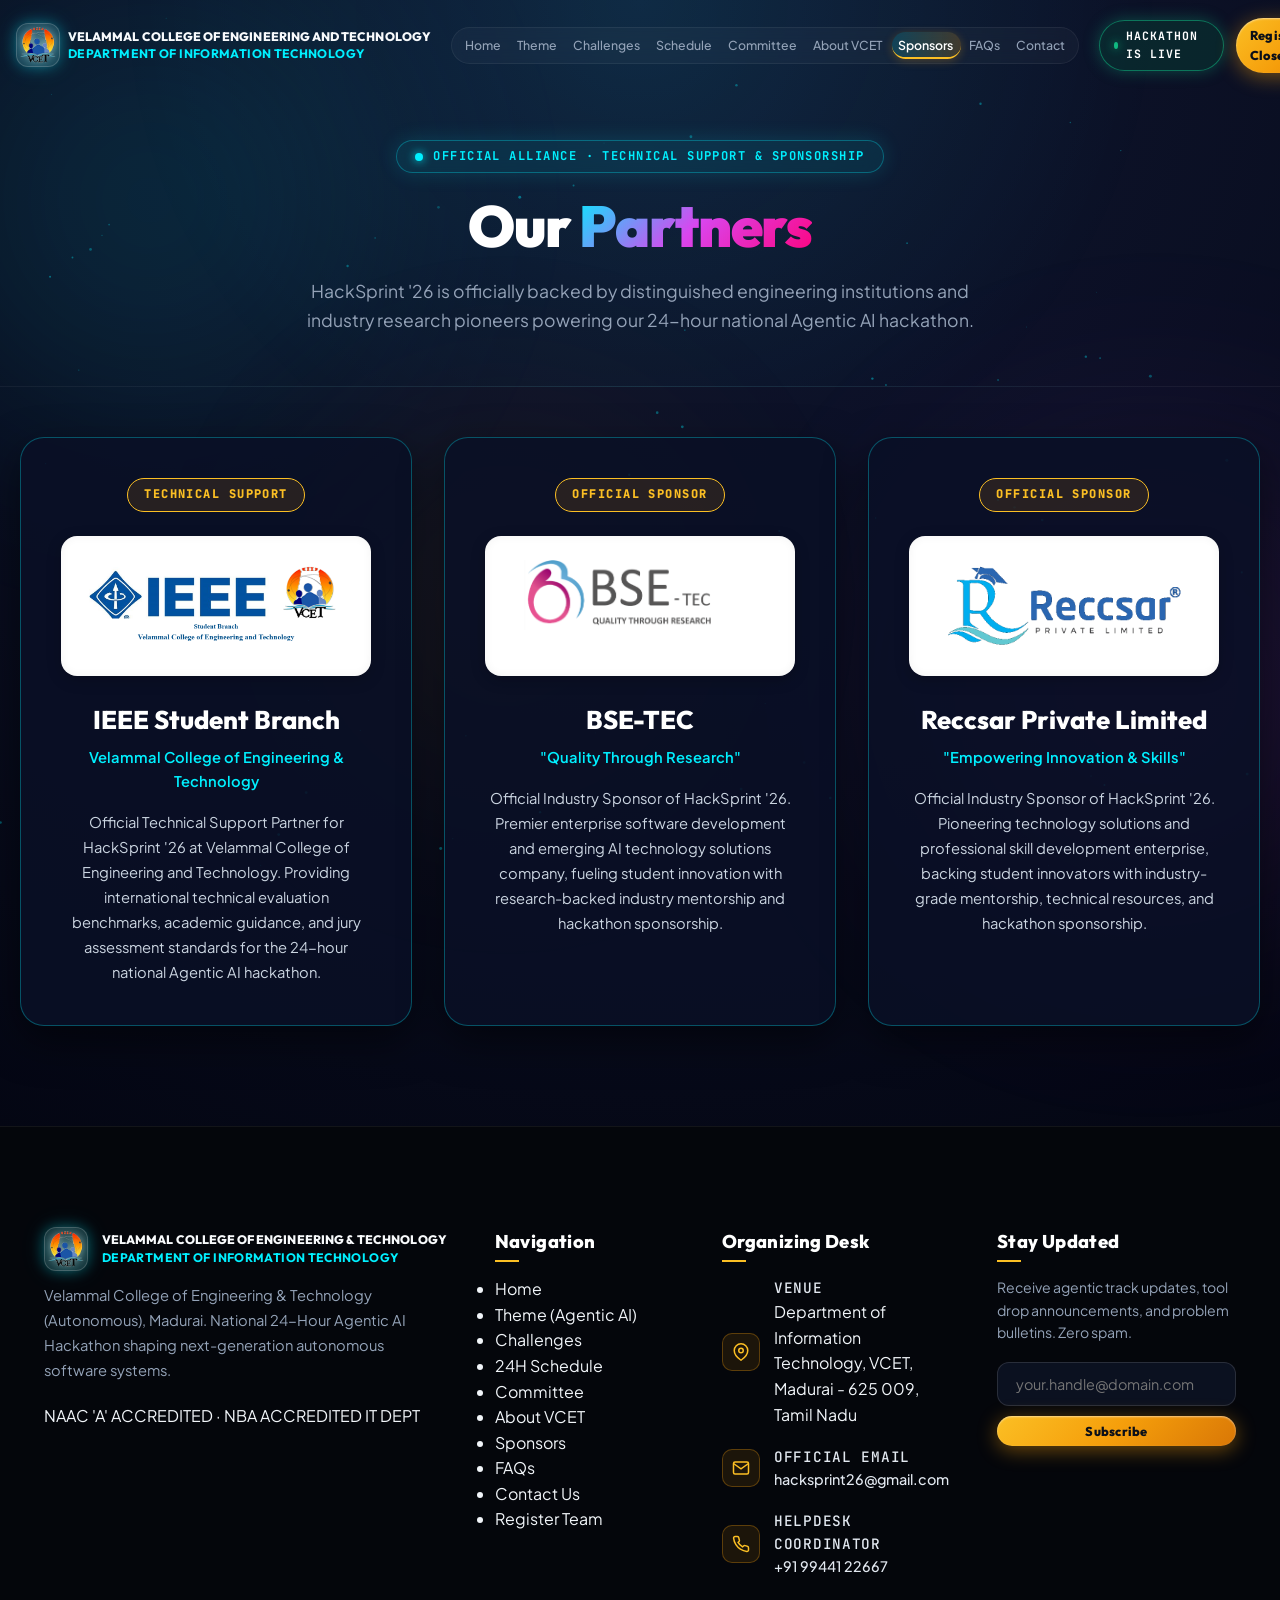
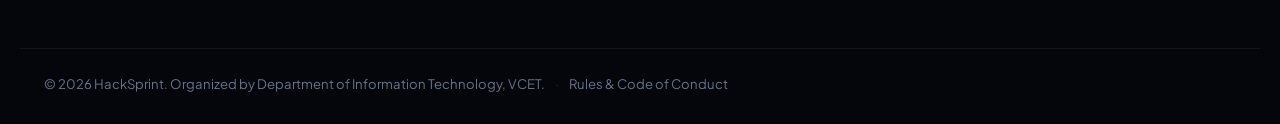
<file: sponsors.html>
<!DOCTYPE html>
<html lang="en">
<head>
  <meta charset="UTF-8">
  <meta name="viewport" content="width=device-width, initial-scale=1.0">
  <title>Partners & Sponsors | HackSprint '26 · VCET IT</title>
  <meta name="description" content="Meet the industry partners powering HackSprint '26 at VCET Madurai. Explore sponsorship tiers, talent recruitment benefits, and API tooling partners.">
  <meta name="robots" content="noindex, nofollow, noarchive, nosnippet, noimageindex">
  <meta name="googlebot" content="noindex, nofollow, noarchive, nosnippet">
  <meta name="claudebot" content="noindex, nofollow">
  <meta name="anthropic-ai" content="noindex, nofollow">
  <meta name="gptbot" content="noindex, nofollow">
  <meta name="chatgpt-user" content="noindex, nofollow">
  <meta name="perplexitybot" content="noindex, nofollow">

  <!-- Google Fonts -->
  <link rel="preconnect" href="https://fonts.googleapis.com">
  <link rel="preconnect" href="https://fonts.gstatic.com" crossorigin>
  <link href="https://fonts.googleapis.com/css2?family=JetBrains+Mono:wght@400;500;700;800&family=Outfit:wght@400;500;600;700;800;900&family=Plus+Jakarta+Sans:wght@300;400;500;600;700&display=swap" rel="stylesheet">

  <link rel="stylesheet" href="style.css?v=2">
</head>
<body>

  <!-- Ambient Glow & Starfield Canvas -->
  <div class="ambient-glow glow-1"></div>
  <div class="ambient-glow glow-2"></div>
  <div class="ambient-glow glow-3"></div>
  <canvas id="starfield-canvas" aria-hidden="true"></canvas>

  <!-- Sticky Navbar -->
  <header id="main-header" class="navbar-wrapper">
    <nav class="navbar container" id="navbar" aria-label="Main Navigation">
      <a href="index.html#hero" class="brand-logo" aria-label="HackSprint '26 Home">
        <div class="logo-symbol vcet-emblem-wrap">
          <img src="vcet-logo.png" alt="VCET Emblem" class="vcet-brand-img">
        </div>
        <div class="brand-text">
          <span class="brand-inst">VELAMMAL COLLEGE OF ENGINEERING AND TECHNOLOGY</span>
          <span class="brand-dept"><span class="dept-prefix">DEPARTMENT OF</span> <span class="dept-name">INFORMATION TECHNOLOGY</span></span>
        </div>
      </a>

      <div class="nav-links-wrapper">
        <ul class="nav-links" id="nav-links">
          <li class="nav-item"><a href="index.html#hero" class="nav-link">Home</a></li>
          <li class="nav-item"><a href="index.html#theme-showcase" class="nav-link">Theme</a></li>
          <li class="nav-item"><a href="index.html#problem-statements" class="nav-link" id="nav-link-challenges">Challenges</a></li>
          <li class="nav-item"><a href="schedule.html" class="nav-link">Schedule</a></li>
          <li class="nav-item"><a href="index.html#committee" class="nav-link">Committee</a></li>
          <li class="nav-item"><a href="index.html#about" class="nav-link">About VCET</a></li>
          <li class="nav-item"><a href="sponsors.html" class="nav-link active">Sponsors</a></li>
          <li class="nav-item"><a href="faq.html" class="nav-link">FAQs</a></li>
          <li class="nav-item"><a href="contact.html" class="nav-link">Contact</a></li>
        </ul>
        <span class="nav-morph-pill" id="nav-morph-pill" aria-hidden="true"></span>
      </div>

      <div class="nav-actions">
        <div class="nav-status-badge" id="nav-status-badge" aria-label="Hackathon Status">
          <span class="nav-status-dot pulse-amber"></span>
          <span class="nav-status-text">COUNTDOWN ACTIVE</span>
        </div>
        <a href="https://forms.gle/fFcbTWZkEgeTHq1X8" target="_blank" rel="noopener noreferrer" class="btn-pill-gold" id="btn-open-register" aria-label="Registration Closed">
          <span>Registration Closed</span>
          <svg class="btn-arrow" viewBox="0 0 20 20" fill="none" stroke="currentColor">
            <path d="M4.167 10h11.666M10.833 5l5 5-5 5" stroke-width="2" stroke-linecap="round" stroke-linejoin="round"/>
          </svg>
        </a>
        <button class="mobile-toggle" id="mobile-toggle" aria-label="Toggle Navigation Menu">
          <span></span><span></span><span></span>
        </button>
      </div>
    </nav>
  </header>

  <!-- Mobile Drawer -->
  <div class="mobile-nav-drawer" id="mobile-nav-drawer">
    <div class="mobile-nav-inner">
      <a href="index.html#hero" class="mobile-nav-link">Home</a>
      <a href="index.html#theme-showcase" class="mobile-nav-link">Theme (Agentic AI)</a>
      <a href="index.html#problem-statements" class="mobile-nav-link" id="mobile-nav-challenges">Challenges</a>
      <a href="schedule.html" class="mobile-nav-link">24H Schedule</a>
      <a href="index.html#committee" class="mobile-nav-link">Committee</a>
      <a href="index.html#about" class="mobile-nav-link">About VCET</a>
      <a href="sponsors.html" class="mobile-nav-link active">Sponsors</a>
      <a href="faq.html" class="mobile-nav-link">FAQs</a>
      <a href="contact.html" class="mobile-nav-link">Contact</a>
      <a href="https://forms.gle/fFcbTWZkEgeTHq1X8" target="_blank" rel="noopener noreferrer" class="btn-pill-gold w-full mt-4" aria-label="Registration Closed">
        <span>Registration Closed</span>
      </a>
    </div>
  </div>

  <main id="main-content">
    <!-- Subpage Hero Banner -->
    <section class="subpage-hero-banner">
      <div class="container">
        <div class="hero-badge-pill">
          <span class="badge-dot"></span>
          <span>OFFICIAL ALLIANCE · TECHNICAL SUPPORT & SPONSORSHIP</span>
        </div>
        <h1 class="subpage-title">Our <span class="gradient-gold-text">Partners</span></h1>
        <p class="subpage-lead">
          HackSprint '26 is officially backed by distinguished engineering institutions and industry research pioneers powering our 24-hour national Agentic AI hackathon.
        </p>
      </div>
    </section>

    <!-- Official Partners Spotlight Section -->
    <section class="container" style="padding: 50px 0 100px;">
      <div class="partners-grid two-partners-grid">

        <!-- Partner 1: IEEE Student Branch (Technical Support) -->
        <div class="partner-card-spotlight">
          <span class="partner-role-pill">TECHNICAL SUPPORT</span>
          <div class="partner-logo-container">
            <img src="assets/ieee_vcet_logo.png" alt="IEEE Student Branch - Velammal College of Engineering and Technology" class="partner-spotlight-logo">
          </div>
          <h2 class="partner-title-text">IEEE Student Branch</h2>
          <span class="partner-badge-subtitle">Velammal College of Engineering & Technology</span>
          <p class="partner-desc-text">
            Official Technical Support Partner for HackSprint '26 at Velammal College of Engineering and Technology. Providing international technical evaluation benchmarks, academic guidance, and jury assessment standards for the 24-hour national Agentic AI hackathon.
          </p>
        </div>

        <!-- Partner 2: BSE-TEC (Sponsor) -->
        <div class="partner-card-spotlight">
          <span class="partner-role-pill">OFFICIAL SPONSOR</span>
          <div class="partner-logo-container">
            <img src="assets/bsetec_logo.png" alt="BSE-TEC Logo" class="partner-spotlight-logo">
          </div>
          <h2 class="partner-title-text">BSE-TEC</h2>
          <span class="partner-tagline-text">"Quality Through Research"</span>
          <p class="partner-desc-text">
            Official Industry Sponsor of HackSprint '26. Premier enterprise software development and emerging AI technology solutions company, fueling student innovation with research-backed industry mentorship and hackathon sponsorship.
          </p>
        </div>

        <!-- Partner 3: Reccsar Private Limited (Sponsor) -->
        <div class="partner-card-spotlight">
          <span class="partner-role-pill">OFFICIAL SPONSOR</span>
          <div class="partner-logo-container">
            <img src="assets/reccsar_logo_transparent.png" alt="Reccsar Private Limited Logo" class="partner-spotlight-logo">
          </div>
          <h2 class="partner-title-text">Reccsar Private Limited</h2>
          <span class="partner-tagline-text">"Empowering Innovation &amp; Skills"</span>
          <p class="partner-desc-text">
            Official Industry Sponsor of HackSprint '26. Pioneering technology solutions and professional skill development enterprise, backing student innovators with industry-grade mentorship, technical resources, and hackathon sponsorship.
          </p>
        </div>

      </div>
    </section>
  </main>

  <!-- Global Footer -->
  <footer class="footer-section" id="contact" role="contentinfo">
    <div class="container footer-top-grid">
      <div class="footer-col footer-col-brand">
        <div class="footer-brand-lockup">
          <div class="logo-symbol vcet-emblem-wrap">
            <img src="vcet-logo.png" alt="VCET Emblem" class="vcet-brand-img">
          </div>
          <div class="brand-text">
            <span class="brand-inst">VELAMMAL COLLEGE OF ENGINEERING &amp; TECHNOLOGY</span>
            <span class="brand-dept">DEPARTMENT OF INFORMATION TECHNOLOGY</span>
            <span class="brand-title">HACKSPRINT<span class="brand-year">'26</span></span>
          </div>
        </div>
        <p class="footer-bio">
          Velammal College of Engineering & Technology (Autonomous), Madurai. National 24-Hour Agentic AI Hackathon shaping next-generation autonomous software systems.
        </p>
        <div class="accreditation-footer-pill">
          <span>NAAC 'A' ACCREDITED</span>
          <span class="dot-sep">·</span>
          <span>NBA ACCREDITED IT DEPT</span>
        </div>
      </div>

      <div class="footer-col footer-col-links">
        <h4 class="footer-heading">Navigation</h4>
        <ul class="footer-nav-list">
          <li><a href="index.html#hero">Home</a></li>
          <li><a href="index.html#theme-showcase">Theme (Agentic AI)</a></li>
          <li><a href="index.html#problem-statements">Challenges</a></li>
          <li><a href="schedule.html">24H Schedule</a></li>
          <li><a href="index.html#committee">Committee</a></li>
          <li><a href="index.html#about">About VCET</a></li>
          <li><a href="sponsors.html">Sponsors</a></li>
          <li><a href="faq.html">FAQs</a></li>
          <li><a href="contact.html">Contact Us</a></li>
          <li><a href="https://forms.gle/fFcbTWZkEgeTHq1X8" target="_blank" rel="noopener noreferrer">Register Team</a></li>
        </ul>
      </div>

      <div class="footer-col footer-col-contact">
        <h4 class="footer-heading">Organizing Desk</h4>
        <ul class="footer-contact-list">
          <li class="contact-item">
            <div class="contact-icon">
              <svg viewBox="0 0 24 24" fill="none" stroke="currentColor" stroke-width="2"><path d="M21 10c0 7-9 13-9 13s-9-6-9-13a9 9 0 0 1 18 0z"/><circle cx="12" cy="10" r="3"/></svg>
            </div>
            <div class="contact-text">
              <span class="contact-sub">Venue</span>
              <p>Department of Information Technology, VCET, Madurai - 625 009, Tamil Nadu</p>
            </div>
          </li>
          <li class="contact-item">
            <div class="contact-icon">
              <svg viewBox="0 0 24 24" fill="none" stroke="currentColor" stroke-width="2"><path d="M4 4h16c1.1 0 2 .9 2 2v12c0 1.1-.9 2-2 2H4c-1.1 0-2-.9-2-2V6c0-1.1.9-2 2-2z"/><polyline points="22,6 12,13 2,6"/></svg>
            </div>
            <div class="contact-text">
              <span class="contact-sub">Official Email</span>
              <a href="mailto:hacksprint26@gmail.com">hacksprint26@gmail.com</a>
            </div>
          </li>
          <li class="contact-item">
            <div class="contact-icon pulse-gold">
              <svg viewBox="0 0 24 24" fill="none" stroke="currentColor" stroke-width="2"><path d="M22 16.92v3a2 2 0 0 1-2.18 2 19.79 19.79 0 0 1-8.63-3.07 19.5 19.5 0 0 1-6-6 19.79 19.79 0 0 1-3.07-8.67A2 2 0 0 1 4.11 2h3a2 2 0 0 1 2 1.72 12.84 12.84 0 0 0 .7 2.81 2 2 0 0 1-.45 2.11L8.09 9.91a16 16 0 0 0 6 6l1.27-1.27a2 2 0 0 1 2.11-.45 12.84 12.84 0 0 0 2.81.7A2 2 0 0 1 22 16.92z"/></svg>
            </div>
            <div class="contact-text">
              <span class="contact-sub">Helpdesk Coordinator</span>
              <a href="tel:+919944122667">+91 99441 22667</a>
            </div>
          </li>
        </ul>
      </div>

      <div class="footer-col footer-col-subscribe">
        <h4 class="footer-heading">Stay Updated</h4>
        <p class="footer-sub-text">
          Receive agentic track updates, tool drop announcements, and problem bulletins. Zero spam.
        </p>
        <form class="newsletter-form" id="newsletter-form" action="https://formsubmit.co/0ed0b155382f669d131a5e78e0a83bd9" method="POST">
          <input type="hidden" name="_subject" value="HackSprint '26: New Newsletter Subscriber">
          <input type="hidden" name="_captcha" value="false">
          <input type="hidden" name="_template" value="table">
          <div class="input-wrapper">
            <input type="email" id="newsletter-email" name="subscriber_email" placeholder="your.handle@domain.com" required aria-label="Email for newsletter">
          </div>
          <button type="submit" class="btn-pill-gold btn-newsletter" id="btn-subscribe">
            <span>Subscribe</span>
          </button>
        </form>
        <div class="newsletter-feedback" id="newsletter-feedback"></div>
      </div>
    </div>

    <!-- Legal Bar -->
    <div class="container footer-bottom-bar">
      <div class="bottom-legal">
        <p>© 2026 HackSprint. Organized by Department of Information Technology, VCET.</p>
        <span class="legal-separator">·</span>
        <a href="faq.html" class="legal-link">Rules & Code of Conduct</a>
      </div>
    </div>
  </footer>

  <script src="script.js"></script>
</body>
</html>
</file>
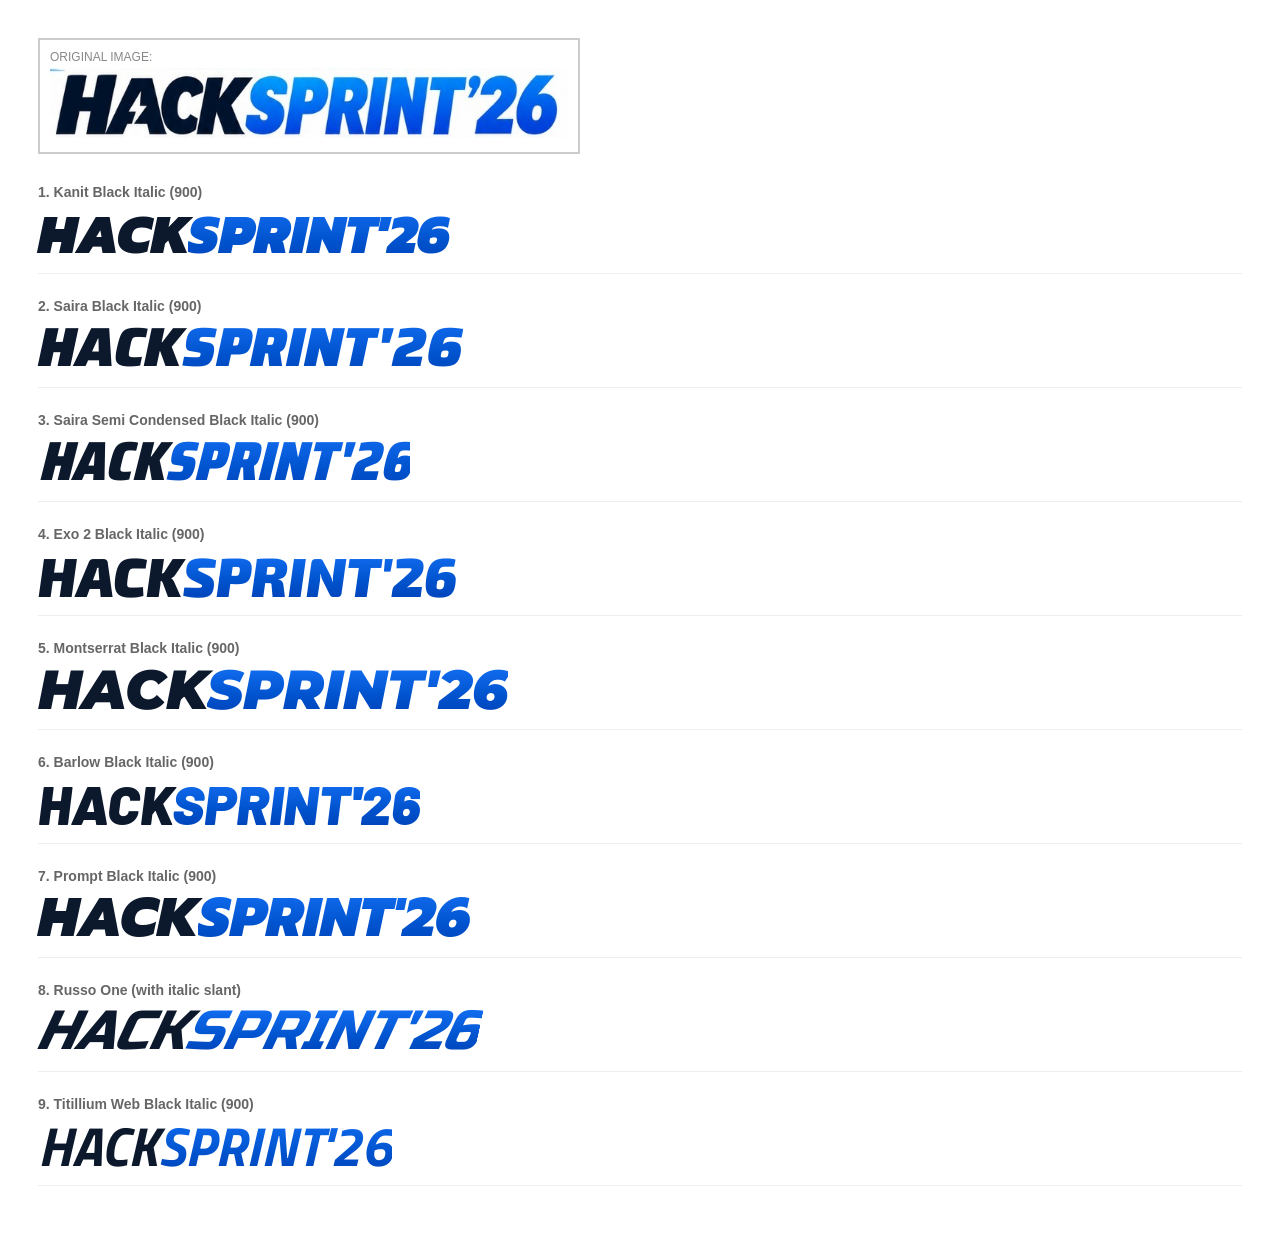
<file: test_fonts.html>
<!DOCTYPE html>
<html lang="en">
<head>
<meta charset="UTF-8">
<title>Font Comparison</title>
<link rel="preconnect" href="https://fonts.googleapis.com">
<link rel="preconnect" href="https://fonts.gstatic.com" crossorigin>
<link href="https://fonts.googleapis.com/css2?family=Barlow:ital,wght@1,800;1,900&family=Chakra+Petch:ital,wght@1,700&family=Exo+2:ital,wght@1,800;1,900&family=Kanit:ital,wght@1,800;1,900&family=Montserrat:ital,wght@1,800;1,900&family=Orbitron:wght@800;900&family=Prompt:ital,wght@1,800;1,900&family=Racing+Sans+One&family=Rajdhani:wght@700&family=Russo+One&family=Saira:ital,wght@1,800;1,900&family=Saira+Condensed:ital,wght@1,800;1,900&family=Saira+Semi+Condensed:ital,wght@1,800;1,900&family=Titillium+Web:ital,wght@1,700;1,900&display=swap" rel="stylesheet">
<style>
  body {
    background: #ffffff;
    color: #000;
    font-family: sans-serif;
    padding: 30px;
  }
  .original {
    margin-bottom: 30px;
    border: 2px solid #ccc;
    padding: 10px;
    display: inline-block;
  }
  .original img {
    height: 70px;
  }
  .font-test-row {
    margin-bottom: 24px;
    padding-bottom: 12px;
    border-bottom: 1px solid #eee;
  }
  .font-name {
    font-size: 14px;
    font-weight: bold;
    color: #666;
    margin-bottom: 6px;
  }
  .sample {
    font-size: 55px;
    line-height: 1;
    text-transform: uppercase;
    display: inline-block;
  }
  .sample .hack {
    color: #0c182b;
  }
  .sample .sprint {
    background: linear-gradient(180deg, #1978ff 0%, #0052cc 60%, #003db3 100%);
    -webkit-background-clip: text;
    -webkit-text-fill-color: transparent;
  }
  .kanit-900 { font-family: 'Kanit', sans-serif; font-weight: 900; font-style: italic; }
  .kanit-800 { font-family: 'Kanit', sans-serif; font-weight: 800; font-style: italic; }
  .saira-900 { font-family: 'Saira', sans-serif; font-weight: 900; font-style: italic; }
  .saira-cond-900 { font-family: 'Saira Semi Condensed', sans-serif; font-weight: 900; font-style: italic; }
  .exo-900 { font-family: 'Exo 2', sans-serif; font-weight: 900; font-style: italic; }
  .barlow-900 { font-family: 'Barlow', sans-serif; font-weight: 900; font-style: italic; }
  .montserrat-900 { font-family: 'Montserrat', sans-serif; font-weight: 900; font-style: italic; }
  .chakra-700 { font-family: 'Chakra Petch', sans-serif; font-weight: 700; font-style: italic; }
  .prompt-900 { font-family: 'Prompt', sans-serif; font-weight: 900; font-style: italic; }
  .russo { font-family: 'Russo One', sans-serif; font-style: italic; transform: skewX(-12deg); display: inline-block; }
  .racing { font-family: 'Racing Sans One', sans-serif; }
  .titillium-900 { font-family: 'Titillium Web', sans-serif; font-weight: 900; font-style: italic; }
</style>
</head>
<body>
  <div class="original">
    <div style="font-size:12px; margin-bottom: 4px; color: #888;">ORIGINAL IMAGE:</div>
    <img src="test_original.jpg" alt="original">
  </div>

  <div class="font-test-row">
    <div class="font-name">1. Kanit Black Italic (900)</div>
    <div class="sample kanit-900"><span class="hack">HACK</span><span class="sprint">SPRINT'26</span></div>
  </div>

  <div class="font-test-row">
    <div class="font-name">2. Saira Black Italic (900)</div>
    <div class="sample saira-900"><span class="hack">HACK</span><span class="sprint">SPRINT'26</span></div>
  </div>

  <div class="font-test-row">
    <div class="font-name">3. Saira Semi Condensed Black Italic (900)</div>
    <div class="sample saira-cond-900"><span class="hack">HACK</span><span class="sprint">SPRINT'26</span></div>
  </div>

  <div class="font-test-row">
    <div class="font-name">4. Exo 2 Black Italic (900)</div>
    <div class="sample exo-900"><span class="hack">HACK</span><span class="sprint">SPRINT'26</span></div>
  </div>

  <div class="font-test-row">
    <div class="font-name">5. Montserrat Black Italic (900)</div>
    <div class="sample montserrat-900"><span class="hack">HACK</span><span class="sprint">SPRINT'26</span></div>
  </div>

  <div class="font-test-row">
    <div class="font-name">6. Barlow Black Italic (900)</div>
    <div class="sample barlow-900"><span class="hack">HACK</span><span class="sprint">SPRINT'26</span></div>
  </div>

  <div class="font-test-row">
    <div class="font-name">7. Prompt Black Italic (900)</div>
    <div class="sample prompt-900"><span class="hack">HACK</span><span class="sprint">SPRINT'26</span></div>
  </div>

  <div class="font-test-row">
    <div class="font-name">8. Russo One (with italic slant)</div>
    <div class="sample russo"><span class="hack">HACK</span><span class="sprint">SPRINT'26</span></div>
  </div>

  <div class="font-test-row">
    <div class="font-name">9. Titillium Web Black Italic (900)</div>
    <div class="sample titillium-900"><span class="hack">HACK</span><span class="sprint">SPRINT'26</span></div>
  </div>
</body>
</html>
</file>
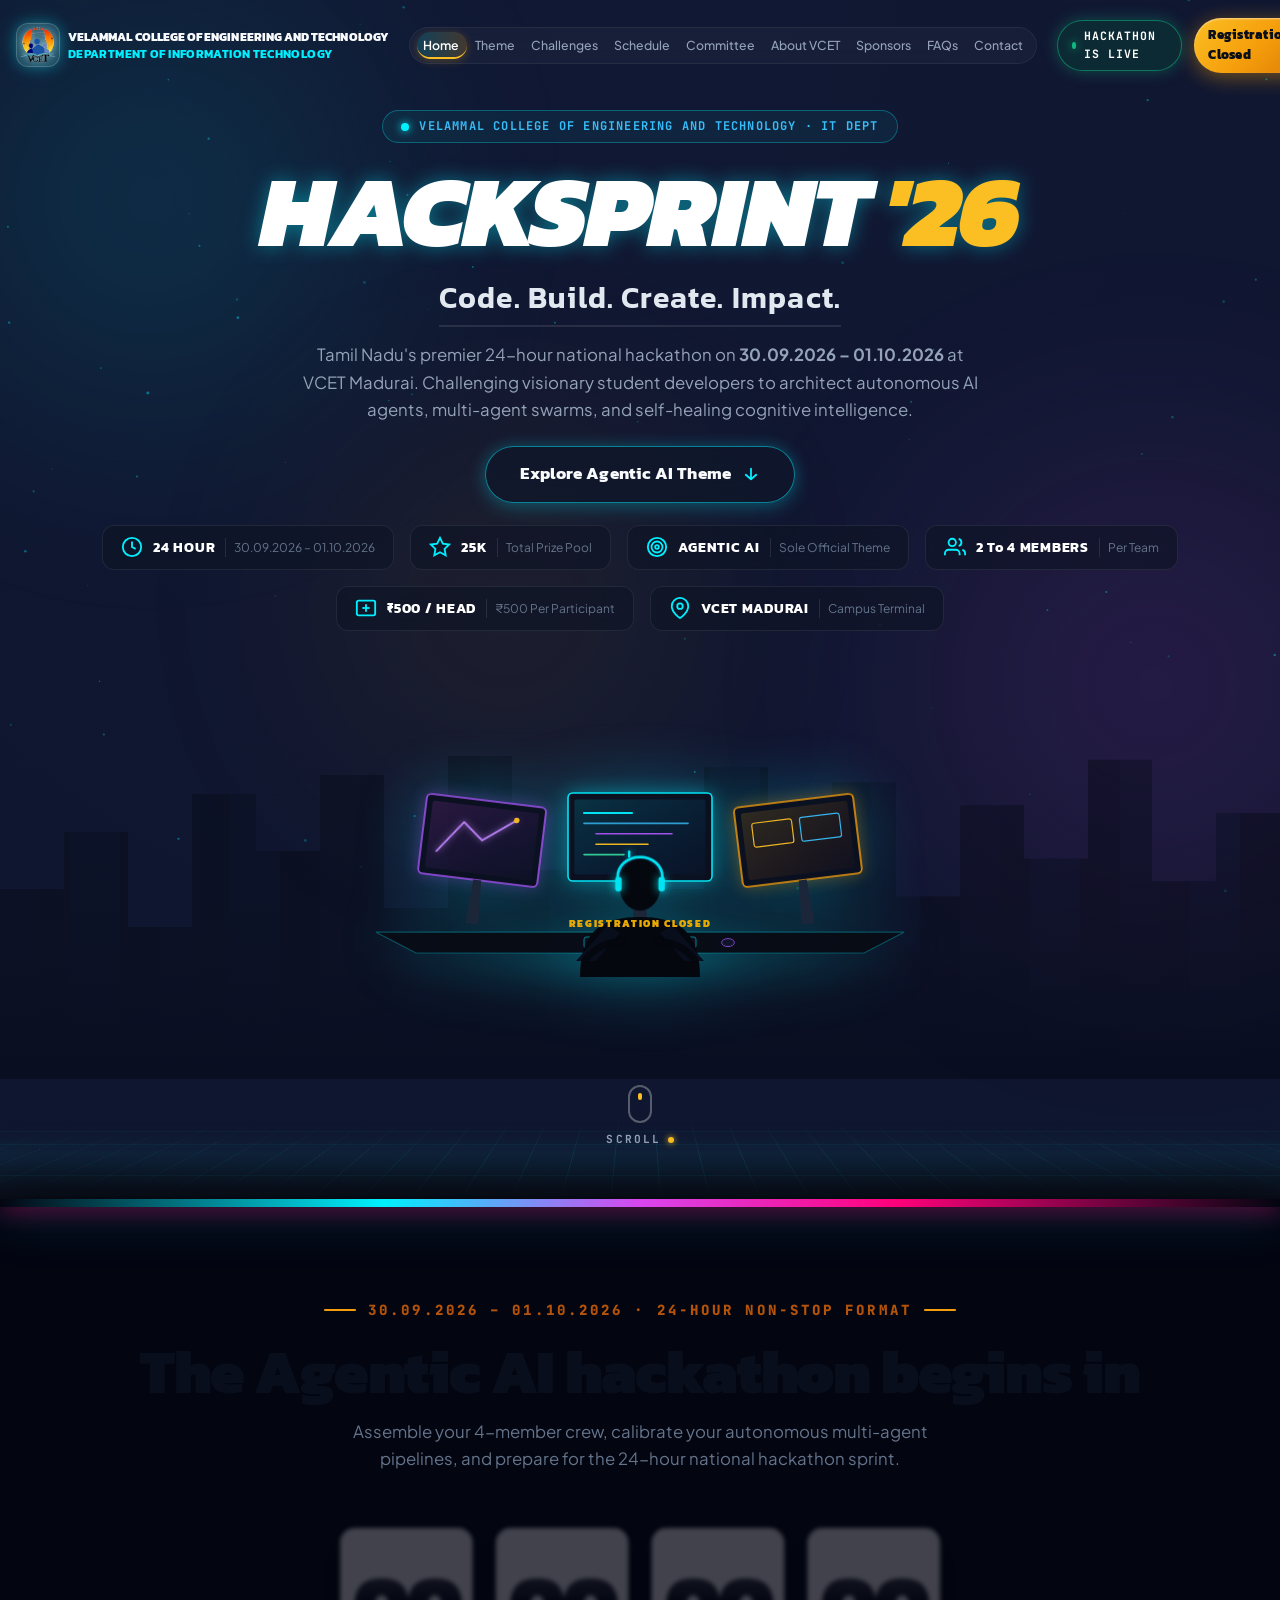
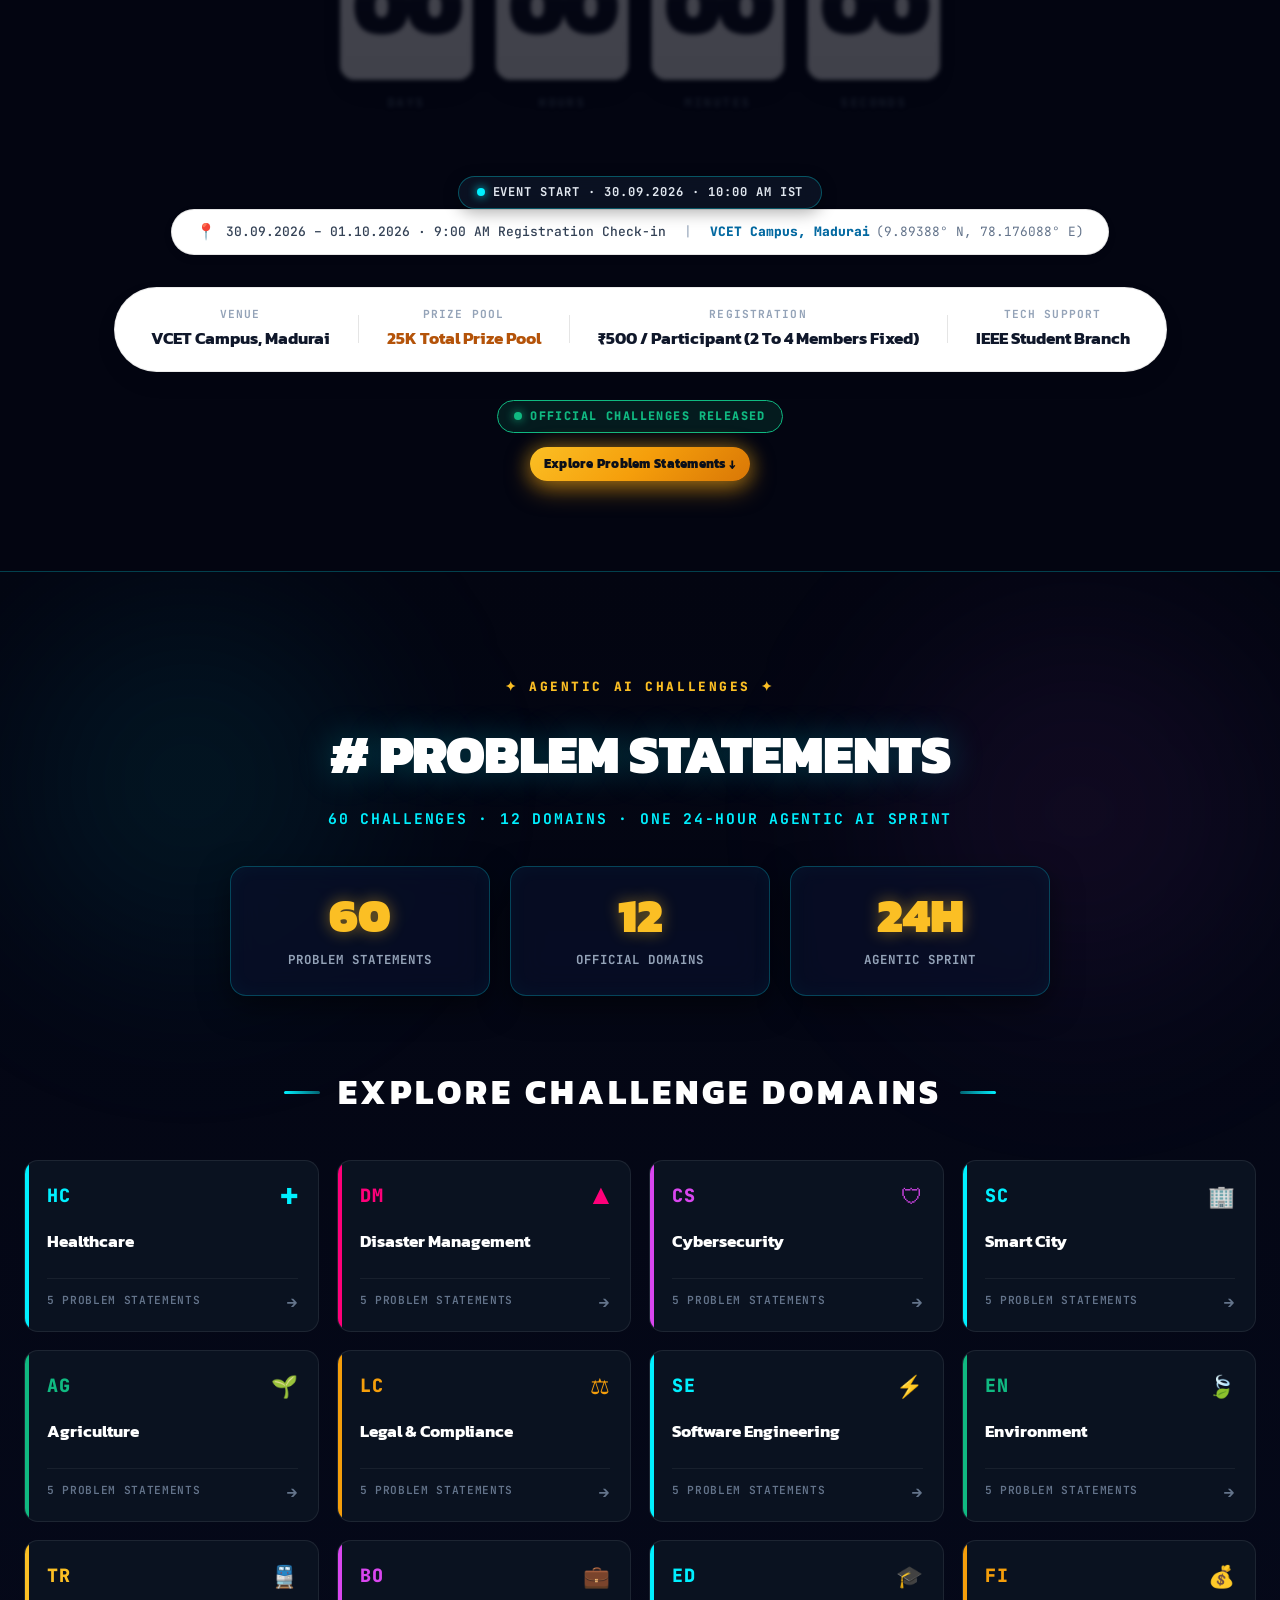
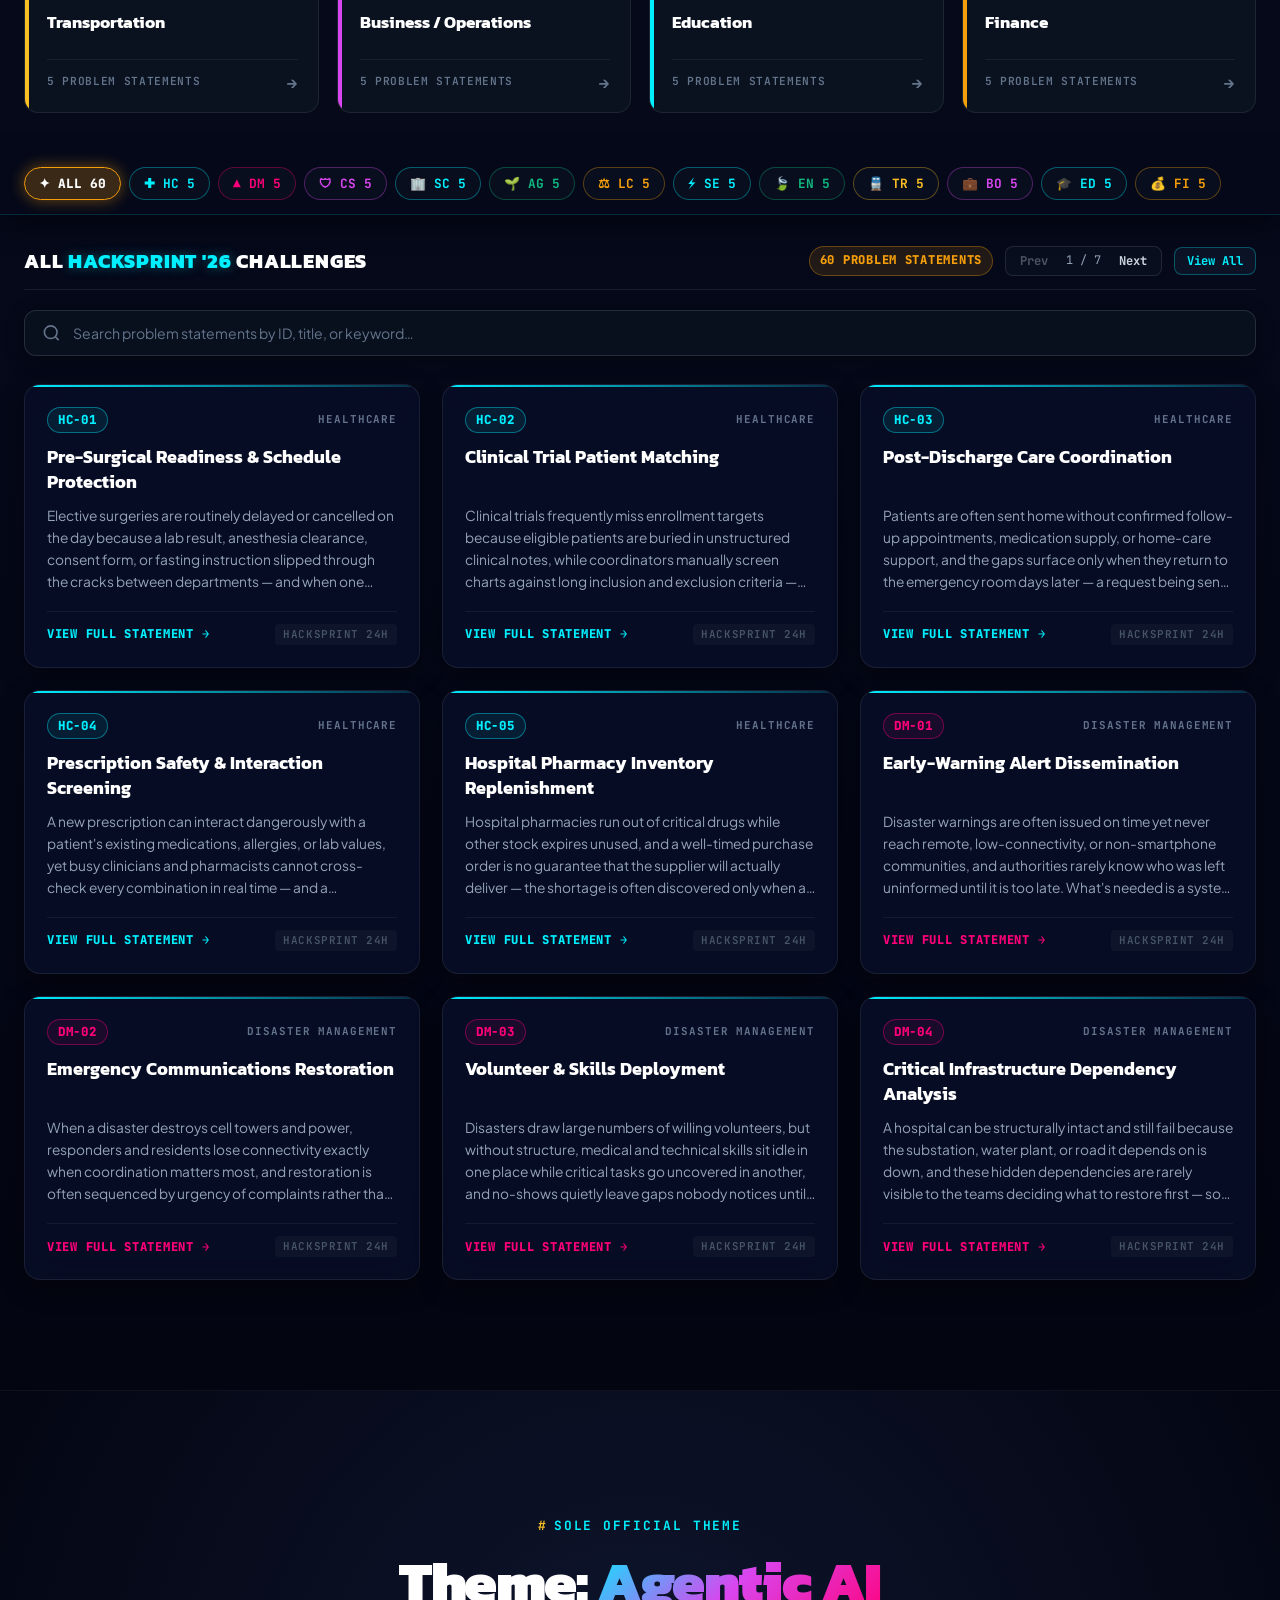
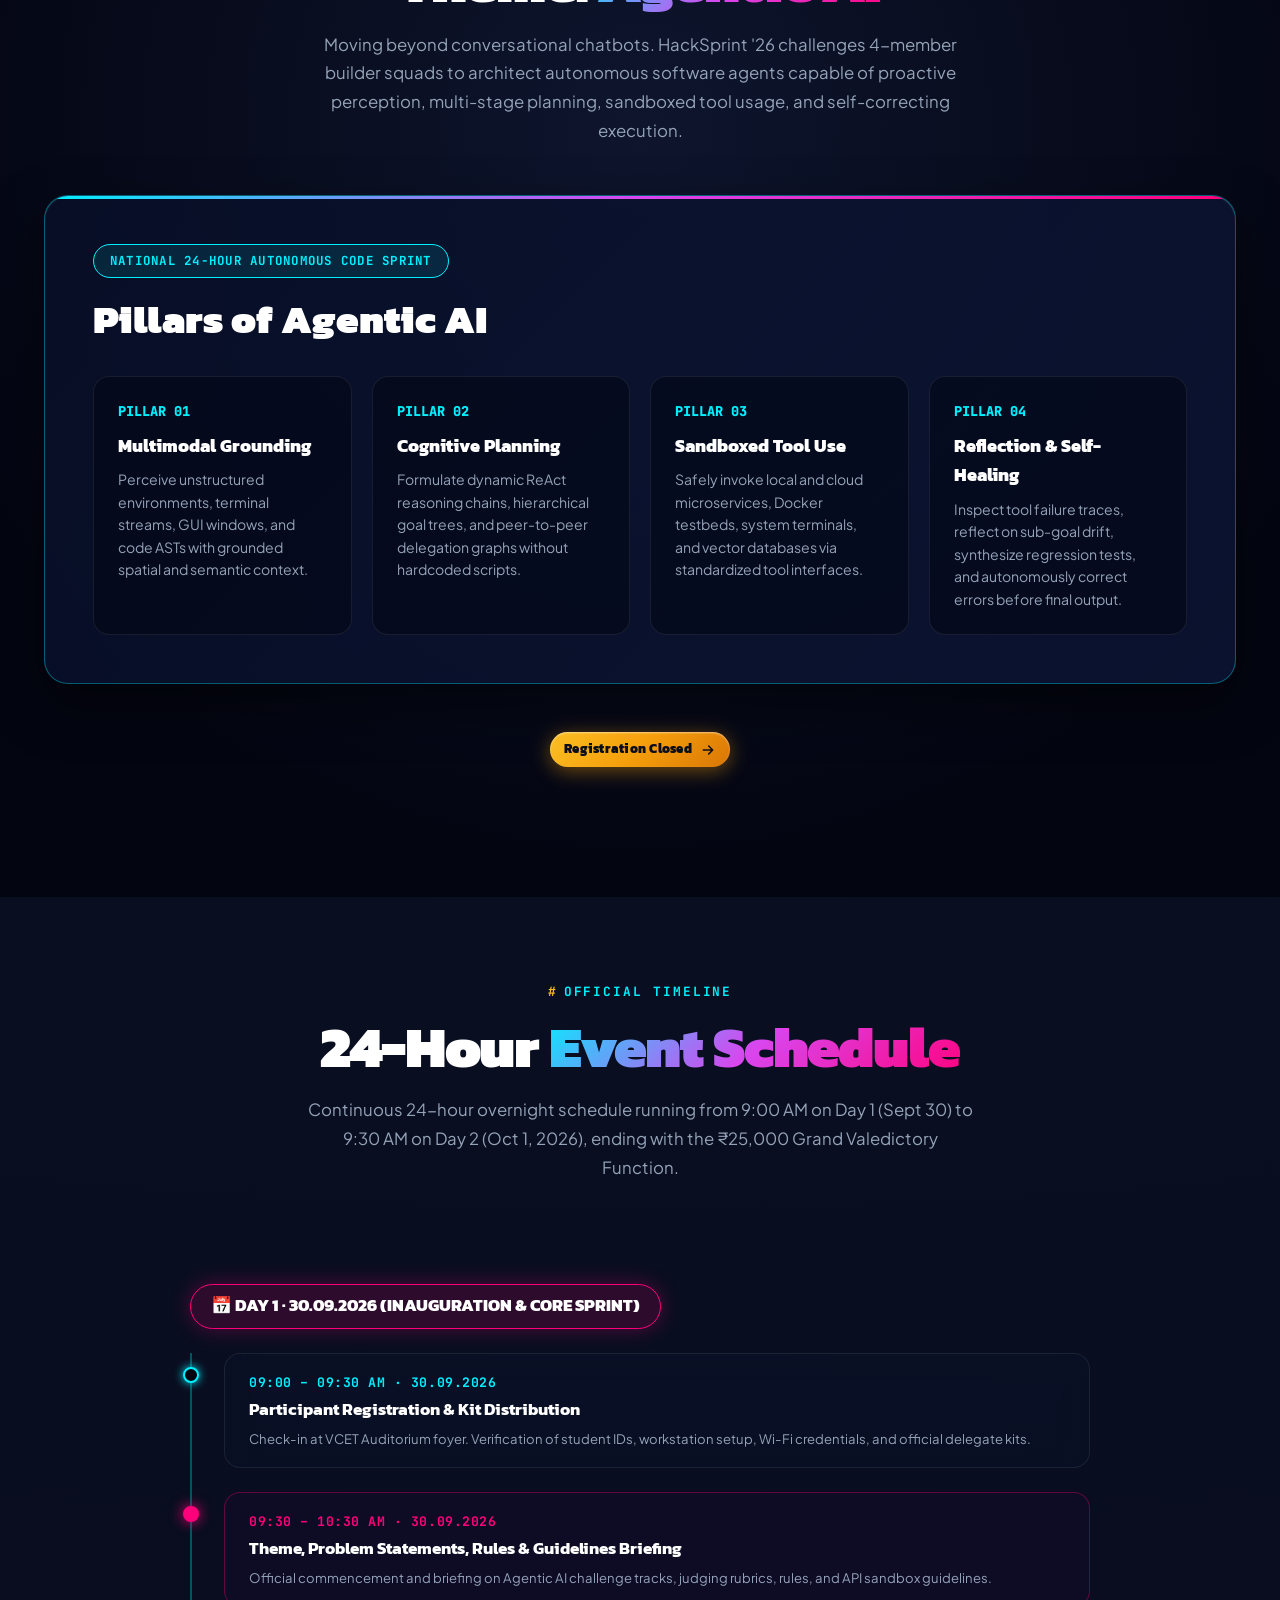
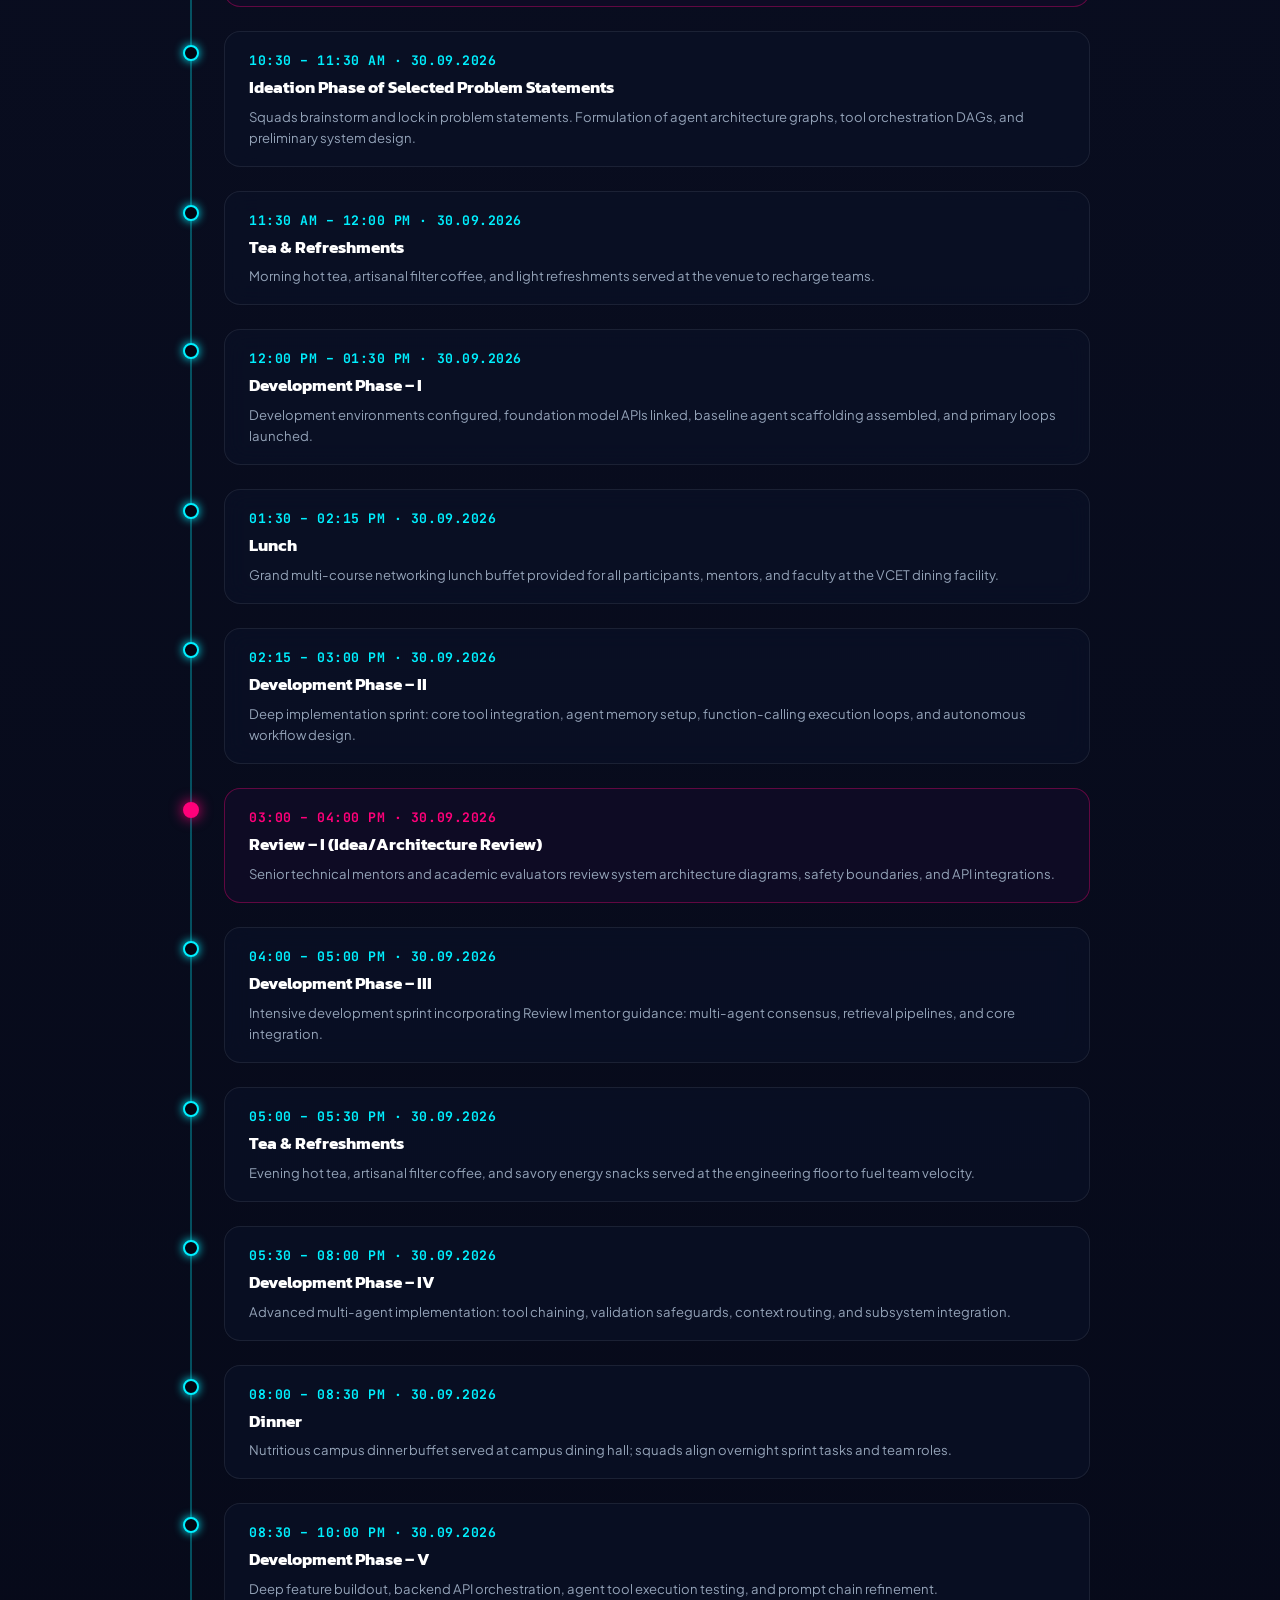
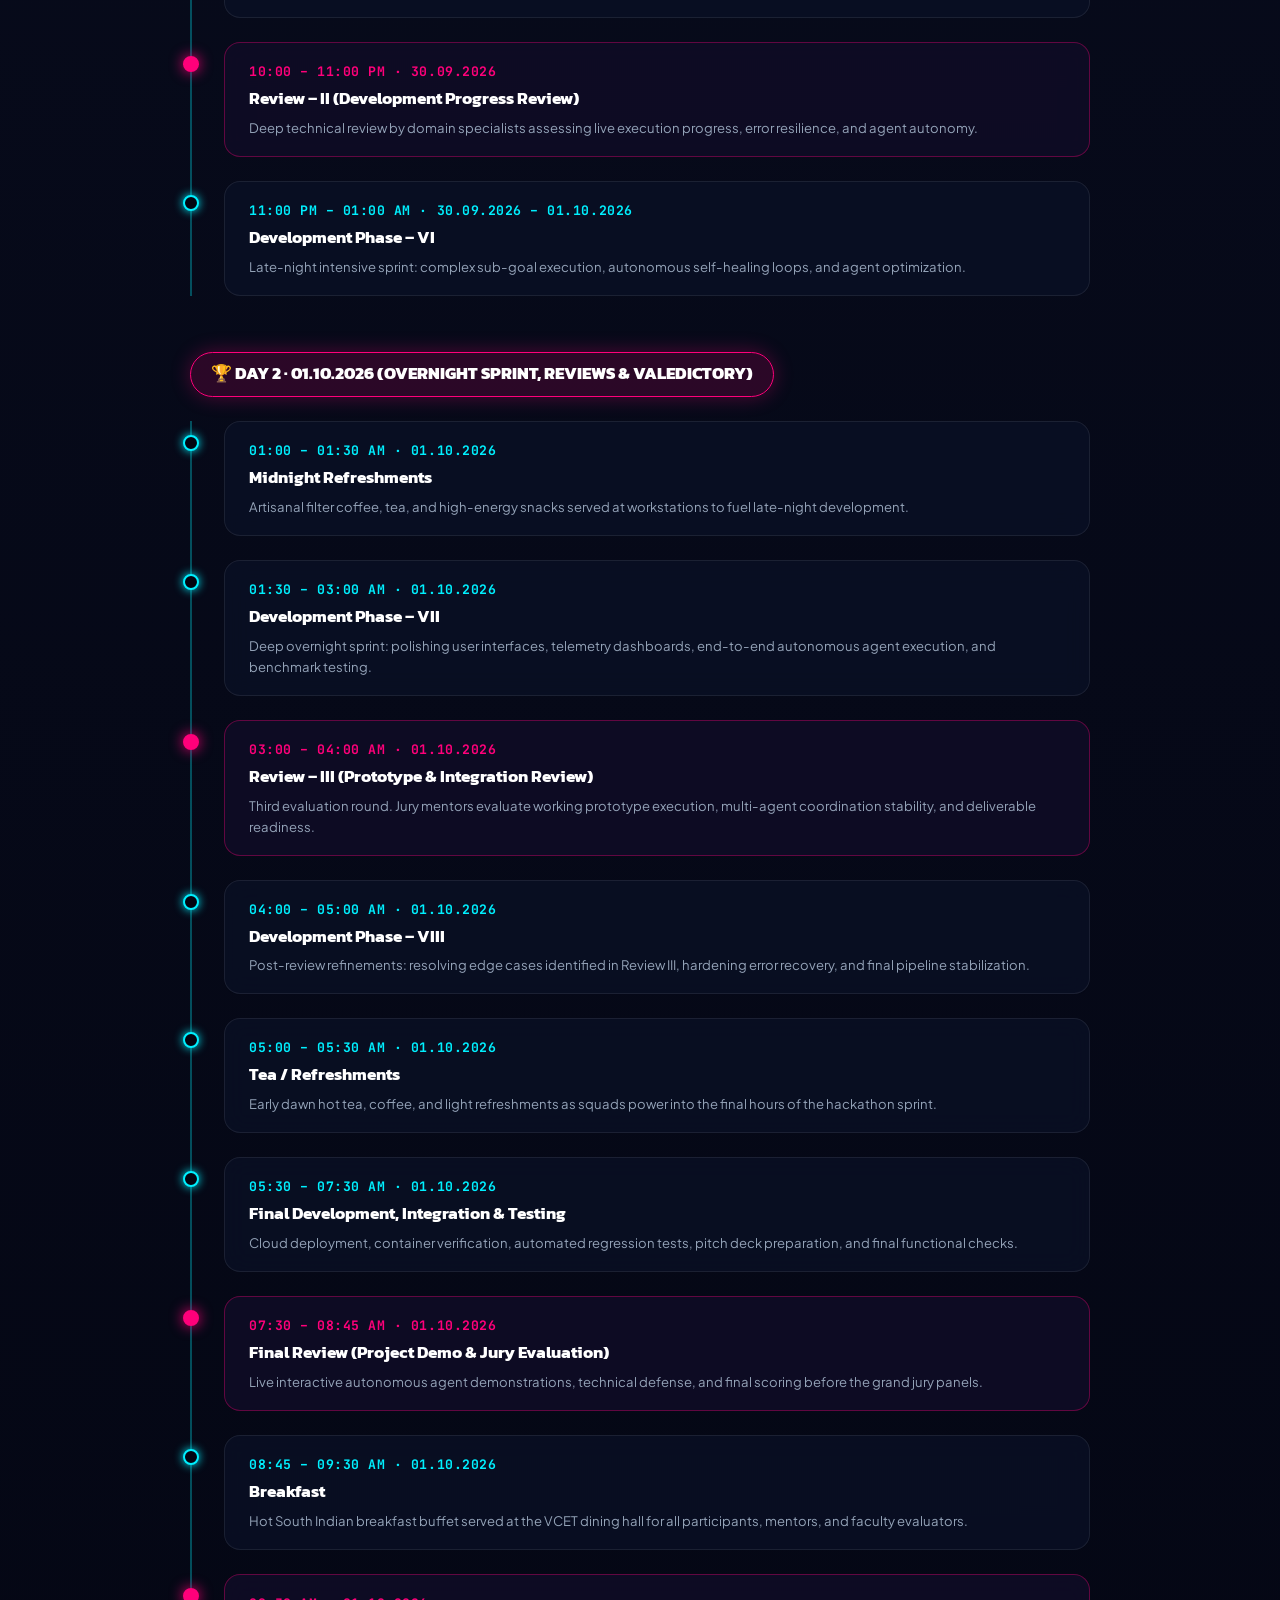
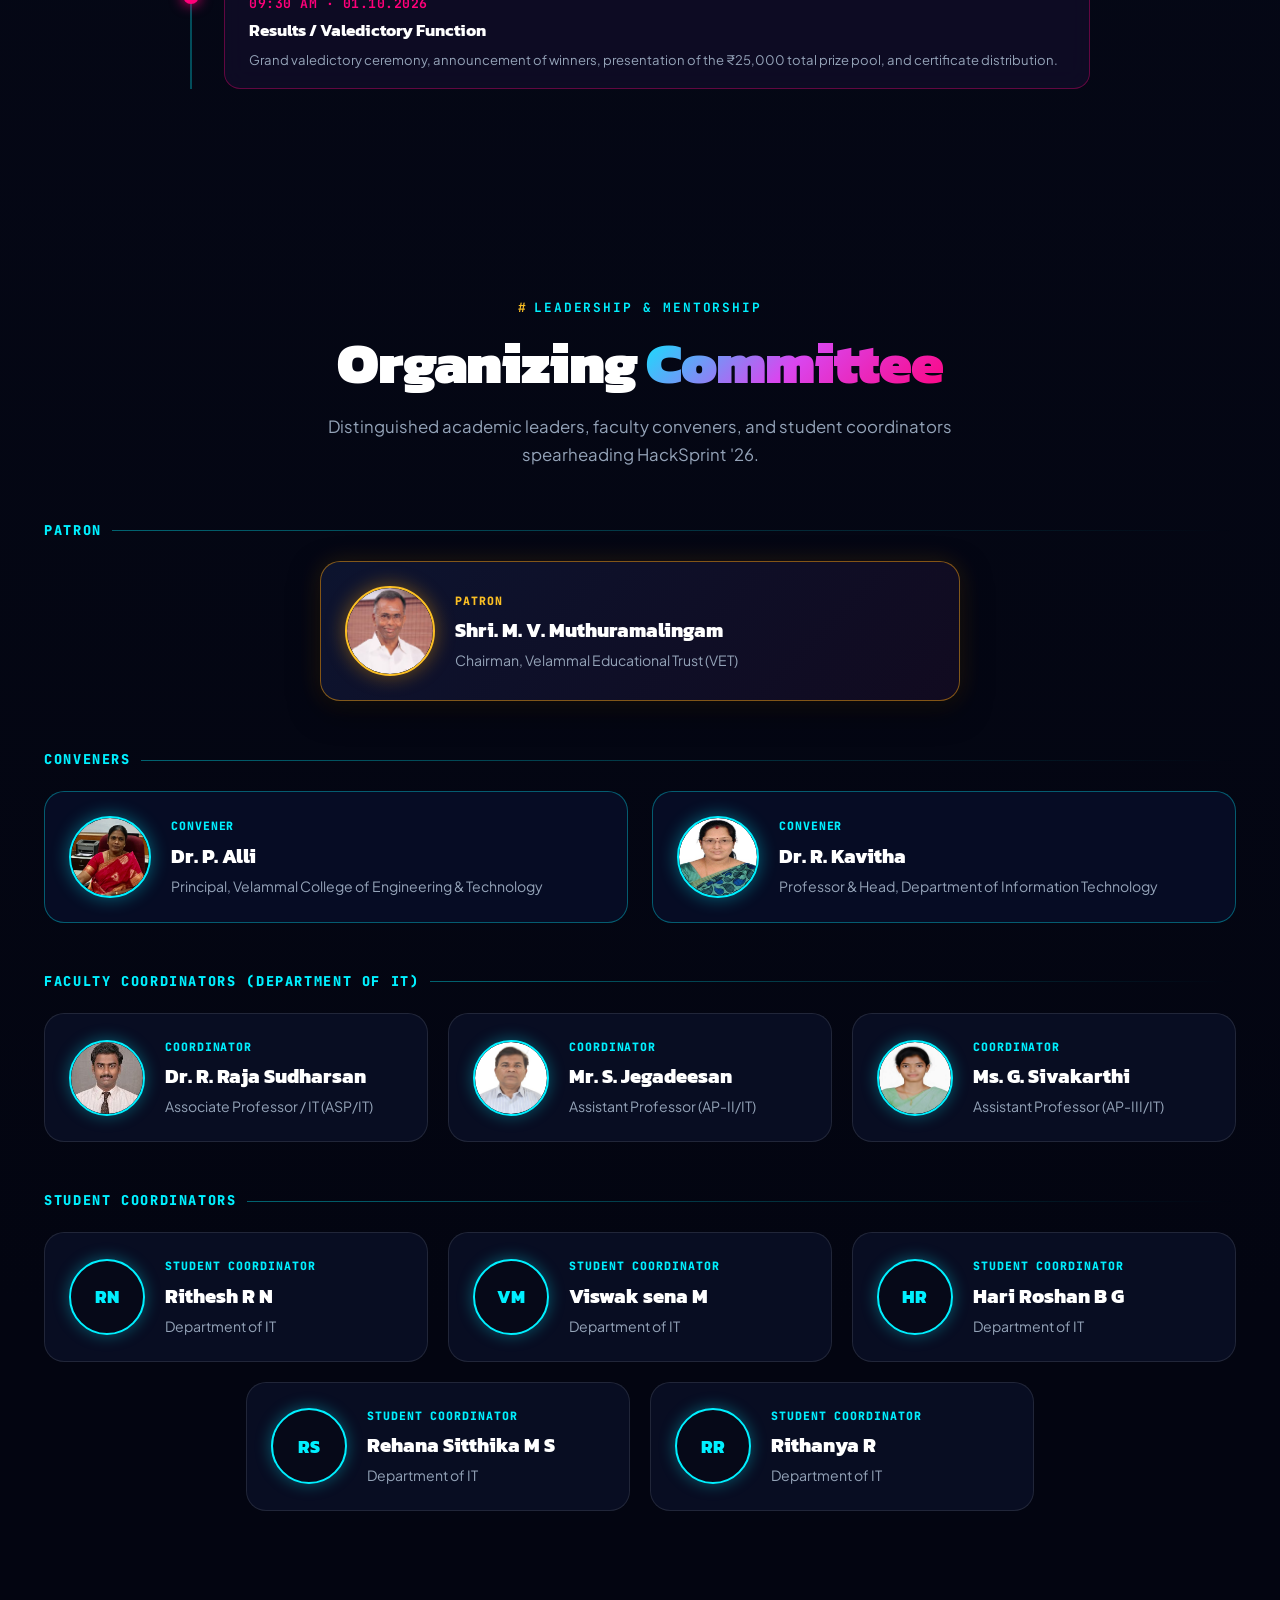
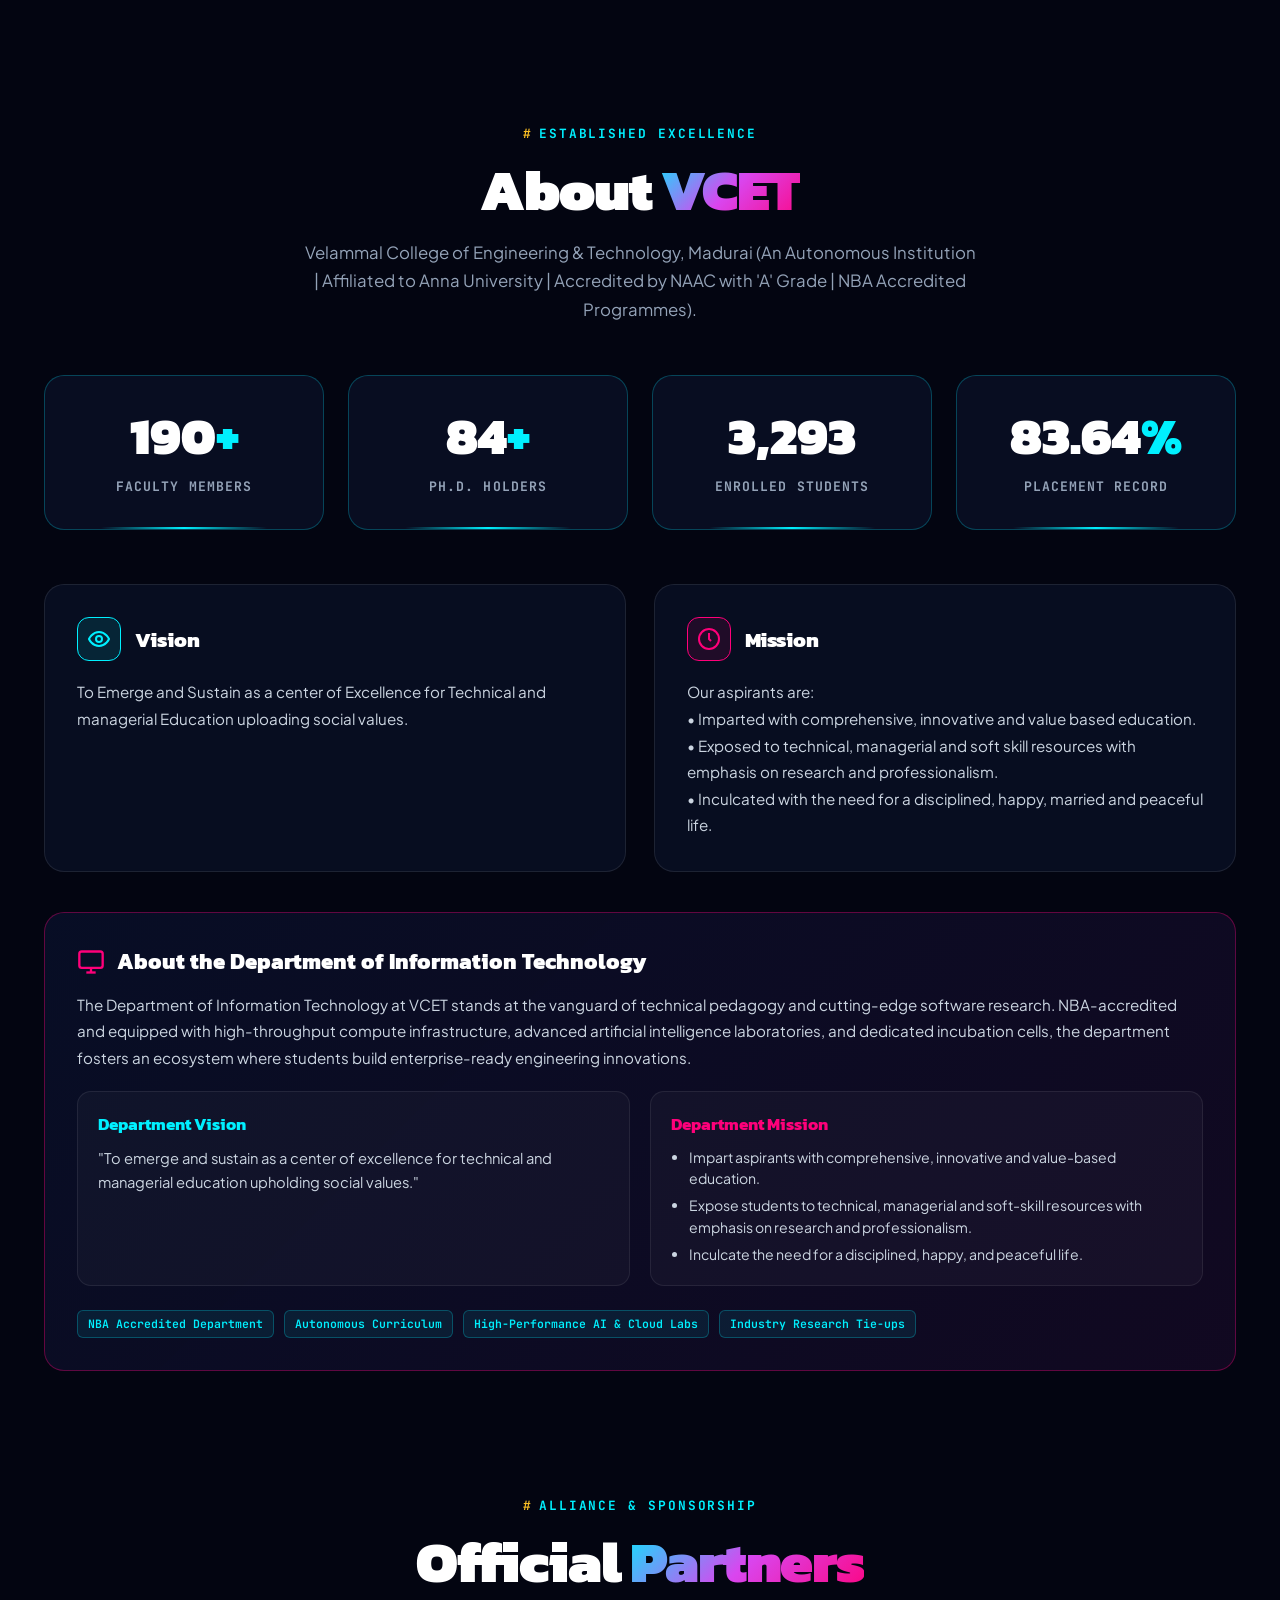
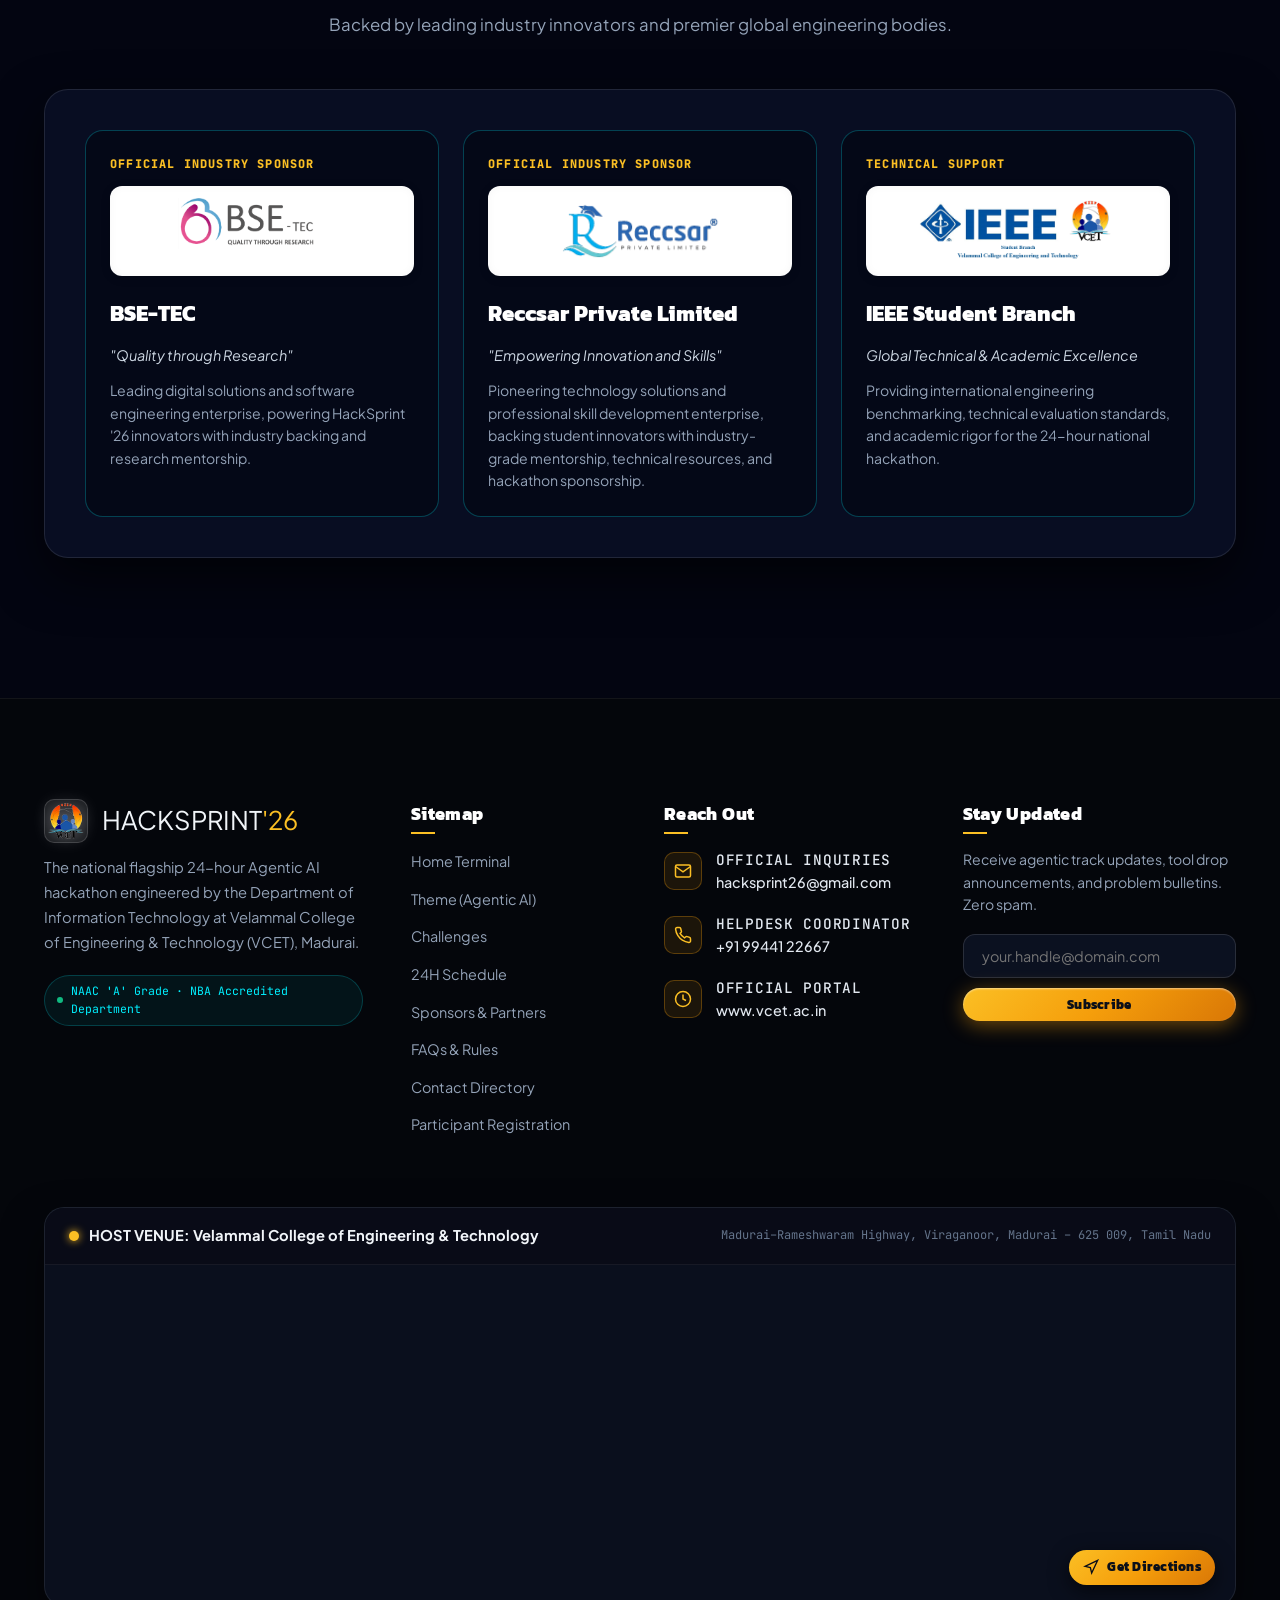
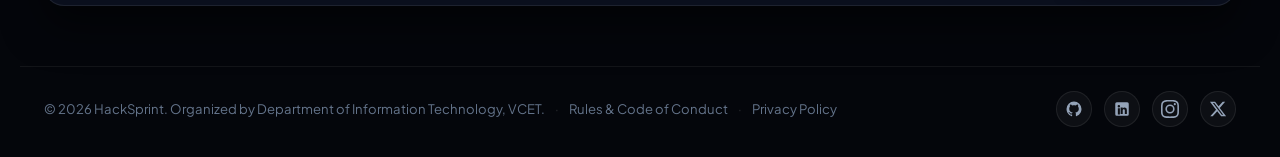
<file: tracks.html>
<!DOCTYPE html>
<html lang="en">
<head>
  <meta charset="UTF-8">
  <meta http-equiv="refresh" content="0; url=index.html#problem-statements">
  <meta name="viewport" content="width=device-width, initial-scale=1.0">
  <meta name="robots" content="noindex, nofollow, noarchive, nosnippet">
  <title>Redirecting to Problem Statements | HackSprint '26</title>
  <script>
    window.location.href = "index.html#problem-statements";
  </script>
</head>
<body style="background: #030511; color: #fbbf24; font-family: sans-serif; display: flex; align-items: center; justify-content: center; min-height: 100vh; text-align: center;">
  <p>Redirecting to HackSprint '26 Problem Statements...</p>
</body>
</html>
</file>
<file: style.css>
/* ==========================================================================
   HACKSPRINT '26 — OFFICIAL STYLESHEET
   Aesthetics: Refined Cyberpunk · Pleasant, Crisp, Uncluttered Luxury Tech
   ========================================================================== */

/* --------------------------------------------------------------------------
   0. ROOT DESIGN TOKENS
   -------------------------------------------------------------------------- */
:root {
  /* Deep Near-Black Navy Official Backdrop (matching banner graphics) */
  --bg-darkest: #030511;
  --bg-primary: #05091a;
  --bg-secondary: #080f28;
  --bg-tertiary: #0e173a;
  --bg-card: rgba(8, 15, 40, 0.75);
  --bg-card-hover: rgba(14, 24, 60, 0.88);

  /* Clean Light Panel Breakout */
  --light-panel-bg: #f8fafc;
  --light-panel-surface: #ffffff;
  --light-panel-card: #ffffff;
  --light-panel-text: #0f172a;
  --light-panel-muted: #64748b;
  --light-panel-border: rgba(0, 0, 0, 0.08);

  /* Official HackSprint '26 Banner Palette: Electric Neon Cyan & Magenta/Pink Duotone */
  --cyan-primary: #00f0ff;
  --cyan-glow: rgba(0, 240, 255, 0.45);
  --purple-primary: #d946ef;
  --purple-glow: rgba(217, 70, 239, 0.45);
  --pink-primary: #ff007a;
  --pink-glow: rgba(255, 0, 122, 0.45);
  --emerald-primary: #10b981;

  /* Golden Yellow Accent Tokens (User preferred vibrant golden yellow button & highlight colour) */
  --gold-primary: #f59e0b;
  --gold-bright: #fbbf24;
  --gold-glow: rgba(245, 158, 11, 0.45);
  --gold-deep: #b45309;

  /* Borders & Glassmorphism */
  --border-subtle: rgba(255, 255, 255, 0.09);
  --border-neon: rgba(0, 240, 255, 0.35);
  --glass-blur: blur(16px);

  /* Typography */
  --font-heading: 'Kanit', 'Outfit', -apple-system, BlinkMacSystemFont, sans-serif;
  --font-body: 'Plus Jakarta Sans', -apple-system, BlinkMacSystemFont, sans-serif;
  --font-mono: 'JetBrains Mono', monospace;

  /* Easing curves */
  --ease-spring: cubic-bezier(0.175, 0.885, 0.32, 1.275);
  --ease-smooth: cubic-bezier(0.16, 1, 0.3, 1);
  --ease-flow: cubic-bezier(0.4, 0, 0.2, 1);
}

/* --------------------------------------------------------------------------
   1. RESET & GLOBAL STYLES
   -------------------------------------------------------------------------- */
*, *::before, *::after {
  box-sizing: border-box;
  margin: 0;
  padding: 0;
}

html {
  scroll-behavior: smooth;
  scroll-padding-top: 85px;
  background-color: var(--bg-darkest);
  color: #f1f5f9;
  font-family: var(--font-body);
  font-size: 16px;
  line-height: 1.6;
  overflow-x: hidden;
  -webkit-font-smoothing: antialiased;
}

section[id], header[id], footer[id] {
  scroll-margin-top: 85px;
}

@media (max-width: 1080px) {
  html {
    scroll-padding-top: 85px;
  }
  section[id], header[id], footer[id] {
    scroll-margin-top: 85px;
  }
}

body {
  position: relative;
  background: radial-gradient(circle at 50% 0%, #111833 0%, var(--bg-darkest) 75%);
  min-height: 100vh;
  overflow-x: hidden;
}

/* Pleasant Ambient Radial Orbs (Controlled, Never Clumsy) */
.ambient-glow {
  position: fixed;
  border-radius: 50%;
  pointer-events: none;
  z-index: 0;
  filter: blur(120px);
  opacity: 0.18;
  transition: transform 0.4s ease;
}

.glow-1 {
  width: 600px;
  height: 600px;
  background: radial-gradient(circle, var(--cyan-primary), transparent 70%);
  top: -100px;
  left: -150px;
}

.glow-2 {
  width: 650px;
  height: 650px;
  background: radial-gradient(circle, var(--purple-primary), transparent 70%);
  top: 40%;
  right: -200px;
}

.glow-3 {
  width: 500px;
  height: 500px;
  background: radial-gradient(circle, var(--gold-primary), transparent 70%);
  bottom: 5%;
  left: 20%;
  opacity: 0.12;
}

#starfield-canvas {
  position: fixed;
  top: 0;
  left: 0;
  width: 100%;
  height: 100%;
  pointer-events: none;
  z-index: 1;
  opacity: 0.65;
}

.container {
  width: 100%;
  max-width: 1240px;
  margin: 0 auto;
  padding: 0 24px;
  position: relative;
  z-index: 2;
}

a {
  color: inherit;
  text-decoration: none;
  transition: color 0.25s ease;
}

button {
  cursor: pointer;
  border: none;
  background: none;
  font-family: inherit;
}

/* Utility Helpers */
.text-gold { color: var(--gold-bright) !important; }
.text-cyan { color: var(--cyan-primary) !important; }
.text-pink { color: var(--pink-primary) !important; }
.w-full { width: 100%; }
.mt-4 { margin-top: 1rem; }
.mt-6 { margin-top: 1.5rem; }

/* --------------------------------------------------------------------------
   2. BUTTONS & PILLS (WARM GOLD / AMBER AESTHETIC)
   -------------------------------------------------------------------------- */
.btn-pill-gold {
  position: relative;
  display: inline-flex;
  align-items: center;
  justify-content: center;
  gap: 8px;
  padding: 10px 24px;
  background: linear-gradient(135deg, #fbbf24 0%, #f59e0b 50%, #d97706 100%);
  color: #0b0f19;
  font-family: var(--font-heading);
  font-size: 0.95rem;
  font-weight: 800;
  letter-spacing: 0.02em;
  border-radius: 9999px;
  box-shadow: 0 4px 20px rgba(245, 158, 11, 0.45), inset 0 1px 2px rgba(255, 255, 255, 0.5);
  transition: all 0.3s var(--ease-smooth);
  overflow: hidden;
  z-index: 1;
}

.btn-pill-gold::before {
  content: '';
  position: absolute;
  top: 0;
  left: -100%;
  width: 60%;
  height: 100%;
  background: linear-gradient(90deg, transparent, rgba(255, 255, 255, 0.5), transparent);
  transform: skewX(-20deg);
  transition: left 0.6s ease;
}

.btn-pill-gold:hover {
  transform: translateY(-2px);
  background: linear-gradient(135deg, #fde68a 0%, #fbbf24 50%, #f59e0b 100%);
  box-shadow: 0 8px 30px rgba(245, 158, 11, 0.7), 0 0 20px rgba(251, 191, 36, 0.5), inset 0 1px 2px rgba(255, 255, 255, 0.6);
  color: #050814;
}

.btn-pill-gold:hover::before {
  left: 150%;
}

.btn-pill-gold:active {
  transform: translateY(0);
}

.btn-arrow {
  width: 16px;
  height: 16px;
  transition: transform 0.25s ease;
}

.btn-pill-gold:hover .btn-arrow {
  transform: translateX(3px);
}

/* Secondary Hero Pill Button (Hero Primary Action) */
.btn-hero-secondary {
  position: relative;
  display: inline-flex;
  align-items: center;
  justify-content: center;
  gap: 10px;
  padding: 14px 34px;
  background: rgba(15, 23, 42, 0.75);
  border: 1px solid rgba(0, 240, 255, 0.5);
  color: #f8fafc;
  font-family: var(--font-heading);
  font-size: 1.05rem;
  font-weight: 700;
  letter-spacing: 0.02em;
  border-radius: 9999px;
  backdrop-filter: blur(12px);
  box-shadow: 0 4px 20px rgba(0, 240, 255, 0.22), 0 0 16px rgba(0, 240, 255, 0.12);
  transition: all 0.3s cubic-bezier(0.16, 1, 0.3, 1);
}

.btn-hero-secondary svg {
  width: 18px;
  height: 18px;
  stroke: var(--cyan-primary);
  transition: transform 0.25s ease;
}

.btn-hero-secondary:hover {
  border-color: var(--cyan-primary);
  background: rgba(0, 240, 255, 0.15);
  box-shadow: 0 6px 30px rgba(0, 240, 255, 0.4), 0 0 25px rgba(0, 240, 255, 0.25);
  transform: translateY(-2px) scale(1.02);
  color: #ffffff;
}

.btn-hero-secondary:hover svg {
  transform: translateY(3px);
}

/* --------------------------------------------------------------------------
   3. STICKY NAVBAR WITH MORPHING SLIDING UNDERLINE
   -------------------------------------------------------------------------- */
.navbar-wrapper {
  position: fixed;
  top: 0;
  left: 0;
  width: 100%;
  z-index: 1000;
  padding: 18px 0;
  background: transparent;
  transition: all 0.35s var(--ease-smooth);
}

/* Frosted glass state on scroll */
.navbar-wrapper.scrolled {
  padding: 10px 0;
  background: rgba(9, 12, 23, 0.82);
  backdrop-filter: var(--glass-blur);
  -webkit-backdrop-filter: var(--glass-blur);
  border-bottom: 1px solid rgba(255, 255, 255, 0.08);
  box-shadow: 0 10px 30px rgba(0, 0, 0, 0.5);
}

.navbar-wrapper .container {
  max-width: 1720px;
  width: 100%;
  padding: 0 16px;
}

.navbar {
  position: relative;
  display: flex;
  align-items: center;
  justify-content: space-between;
  gap: 16px;
  width: 100%;
}

@media (min-width: 1081px) {
  .navbar {
    display: grid;
    grid-template-columns: auto 1fr auto;
    align-items: center;
    gap: 20px;
  }

  .brand-logo {
    justify-self: start;
    flex-shrink: 0;
  }

  .nav-links-wrapper {
    justify-self: center;
    position: relative !important;
    left: auto !important;
    transform: none !important;
    margin: 0 auto;
  }

  .nav-actions {
    justify-self: end;
    flex-shrink: 0;
  }
}

/* Brand Lockup */
.brand-logo {
  display: flex;
  align-items: center;
  gap: 8px;
  flex-shrink: 0;
  text-decoration: none;
  z-index: 2;
}

.logo-symbol {
  width: 44px;
  height: 44px;
  display: flex;
  align-items: center;
  justify-content: center;
  filter: drop-shadow(0 0 10px rgba(0, 240, 255, 0.4));
  transition: transform 0.3s var(--ease-spring);
  flex-shrink: 0;
}

.vcet-emblem-wrap {
  width: 44px;
  height: 44px;
  background: rgba(255, 255, 255, 0.08);
  border: 1px solid rgba(255, 255, 255, 0.18);
  border-radius: 12px;
  padding: 3px;
  backdrop-filter: blur(8px);
  box-shadow: 0 0 14px rgba(0, 240, 255, 0.25);
  flex-shrink: 0;
}

.vcet-brand-img {
  width: 100%;
  height: 100%;
  object-fit: contain;
  filter: drop-shadow(0 0 4px rgba(255, 255, 255, 0.5));
}

.brand-logo:hover .vcet-emblem-wrap {
  transform: scale(1.06) rotate(3deg);
  border-color: var(--cyan-primary);
  box-shadow: 0 0 20px rgba(0, 240, 255, 0.4);
}

.logo-svg {
  width: 100%;
  height: 100%;
}

.brand-text {
  display: flex;
  flex-direction: column;
  justify-content: center;
  min-width: 0;
  line-height: 1.2;
}

.brand-inst {
  font-family: var(--font-heading);
  font-size: 0.86rem;
  font-weight: 800;
  letter-spacing: 0.005em;
  color: #f8fafc;
  text-transform: uppercase;
  white-space: nowrap;
  line-height: 1.25;
}

.brand-dept {
  font-family: var(--font-heading);
  font-size: 0.82rem;
  letter-spacing: 0.03em;
  color: var(--cyan-primary);
  font-weight: 700;
  text-transform: uppercase;
  white-space: nowrap;
  line-height: 1.25;
  margin-top: 2px;
}

.dept-prefix,
.dept-name {
  display: inline;
}

.brand-title {
  display: none;
}

/* Centered Nav Links with Morphing Indicator */
.nav-links-wrapper {
  position: relative;
  background: rgba(255, 255, 255, 0.03);
  border: 1px solid rgba(255, 255, 255, 0.06);
  border-radius: 9999px;
  padding: 3px 6px;
  backdrop-filter: blur(8px);
  z-index: 1;
}

.nav-links {
  display: flex;
  align-items: center;
  list-style: none;
  position: relative;
  z-index: 2;
  gap: 2px;
}

.nav-item {
  position: relative;
}

.nav-link {
  display: inline-block;
  padding: 5px 9px;
  font-size: 0.82rem;
  font-weight: 500;
  color: #94a3b8;
  border-radius: 9999px;
  transition: color 0.25s ease;
  white-space: nowrap;
}

.nav-link:hover {
  color: #ffffff;
}

.nav-link.active {
  color: #ffffff;
  font-weight: 600;
}

/* Sliding Morphing Underline Bar */
.nav-morph-pill {
  position: absolute;
  top: 4px;
  bottom: 4px;
  left: 0;
  width: 0;
  background: linear-gradient(90deg, rgba(0, 240, 255, 0.15), rgba(245, 158, 11, 0.2));
  border-bottom: 2px solid var(--gold-bright);
  border-radius: 9999px;
  z-index: 1;
  pointer-events: none;
  transition: all 0.35s cubic-bezier(0.2, 0.8, 0.2, 1);
  box-shadow: 0 2px 10px rgba(245, 158, 11, 0.25);
}

.nav-actions {
  grid-column: 3;
  justify-self: end;
  display: flex;
  align-items: center;
  gap: 12px;
  flex-shrink: 0;
}

/* Mobile Toggle */
.mobile-toggle {
  display: none;
  flex-direction: column;
  gap: 5px;
  width: 32px;
  height: 32px;
  padding: 4px;
  justify-content: center;
}

.mobile-toggle span {
  width: 100%;
  height: 2px;
  background: #f1f5f9;
  border-radius: 2px;
  transition: all 0.3s ease;
}

/* Mobile Nav Drawer */
.mobile-nav-drawer {
  position: fixed;
  top: 70px;
  left: 0;
  width: 100%;
  background: rgba(9, 12, 23, 0.96);
  backdrop-filter: blur(20px);
  border-bottom: 1px solid rgba(0, 240, 255, 0.2);
  padding: 24px;
  transform: translateY(-120%);
  transition: transform 0.35s ease;
  z-index: 999;
  pointer-events: none;
}

.mobile-nav-drawer.open {
  transform: translateY(0);
  pointer-events: auto;
}

.mobile-nav-inner {
  display: flex;
  flex-direction: column;
  gap: 16px;
}

.mobile-nav-link {
  font-family: var(--font-heading);
  font-size: 1.15rem;
  font-weight: 600;
  color: #94a3b8;
  padding: 8px 0;
  border-bottom: 1px solid rgba(255, 255, 255, 0.05);
}

.mobile-nav-link.active {
  color: var(--cyan-primary);
}

/* --------------------------------------------------------------------------
   4. HERO SECTION
   -------------------------------------------------------------------------- */
.hero-section {
  position: relative;
  min-height: 100vh;
  padding-top: 110px;
  padding-bottom: 50px;
  display: flex;
  flex-direction: column;
  align-items: center;
  justify-content: center;
  overflow: hidden;
}

/* Hero Backdrop */
.hero-backdrop {
  position: absolute;
  top: 0;
  left: 0;
  width: 100%;
  height: 100%;
  pointer-events: none;
  z-index: 1;
}

/* City Skyline Silhouette */
.skyline-silhouette {
  position: absolute;
  bottom: 120px;
  left: 0;
  width: 100%;
  height: 380px;
  background: 
    linear-gradient(180deg, transparent 0%, rgba(9, 12, 23, 0.8) 70%, var(--bg-darkest) 100%),
    repeating-linear-gradient(90deg, 
      #0a0f1e 0px, #0a0f1e 40px, 
      #080c17 40px, #080c17 70px, 
      #0c1326 70px, #0c1326 120px,
      #070a14 120px, #070a14 160px
    );
  clip-path: polygon(
    0% 100%, 0% 50%, 5% 50%, 5% 35%, 10% 35%, 10% 60%, 15% 60%, 15% 25%, 
    20% 25%, 20% 40%, 25% 40%, 25% 20%, 30% 20%, 30% 55%, 35% 55%, 35% 15%,
    40% 15%, 40% 45%, 45% 45%, 45% 30%, 50% 30%, 50% 50%, 55% 50%, 55% 18%,
    60% 18%, 60% 38%, 65% 38%, 65% 22%, 70% 22%, 70% 52%, 75% 52%, 75% 28%,
    80% 28%, 80% 42%, 85% 42%, 85% 16%, 90% 16%, 90% 48%, 95% 48%, 95% 30%,
    100% 30%, 100% 100%
  );
  opacity: 0.45;
}

/* Perspective Cyber Grid Floor */
.cyber-grid-floor {
  position: absolute;
  bottom: 0;
  left: -50%;
  width: 200%;
  height: 260px;
  background: 
    linear-gradient(180deg, transparent 0%, rgba(0, 240, 255, 0.08) 50%, rgba(9, 12, 23, 0.95) 100%),
    linear-gradient(90deg, rgba(0, 240, 255, 0.15) 1px, transparent 1px),
    linear-gradient(0deg, rgba(0, 240, 255, 0.15) 1px, transparent 1px);
  background-size: 100% 100%, 50px 50px, 50px 50px;
  transform: perspective(600px) rotateX(65deg);
  transform-origin: bottom center;
  mask-image: linear-gradient(to top, rgba(0,0,0,1) 30%, transparent 100%);
  -webkit-mask-image: linear-gradient(to top, rgba(0,0,0,1) 30%, transparent 100%);
}

/* Coder Silhouette Graphics - Showcased below words & badges */
.coder-silhouette-wrapper {
  position: relative;
  width: 100%;
  max-width: 720px;
  margin: 10px auto 26px auto;
  opacity: 0.95;
  filter: drop-shadow(0 0 35px rgba(0, 240, 255, 0.3));
  pointer-events: none;
  z-index: 2;
  animation: coderGlowPulse 4s infinite ease-in-out;
}

@keyframes coderGlowPulse {
  0%, 100% {
    filter: drop-shadow(0 0 25px rgba(0, 240, 255, 0.25));
  }
  50% {
    filter: drop-shadow(0 0 45px rgba(0, 240, 255, 0.45));
  }
}

.coder-svg {
  width: 100%;
  height: auto;
  display: block;
}

/* ==========================================================================
   CYBERPUNK CODER TERMINAL LIVE-ACTION MOTION LOOP
   ========================================================================== */

/* 0. Person Turns Forward to Face Viewer (Recurring 1.5s Beat Layer) */
.coder-address-viewer-layer {
  transform-box: fill-box;
  transform-origin: 50% 90%;
  animation: coderTurnForwardBeat 1.5s cubic-bezier(0.4, 0, 0.2, 1) infinite;
  will-change: transform;
}

@keyframes coderTurnForwardBeat {
  0%, 30% {
    transform: scale(1) translateY(0);
  }
  42%, 68% {
    transform: scale(1.04) translateY(-3.5px);
  }
  80%, 100% {
    transform: scale(1) translateY(0);
  }
}

/* Floating "REGISTER NOW" Neon Callout Synchronized with Forward Turn */
.coder-register-anchor {
  cursor: pointer;
  text-decoration: none;
}

.coder-register-text {
  font-family: var(--font-heading), 'Outfit', sans-serif;
  font-size: 13px;
  font-weight: 900;
  letter-spacing: 0.16em;
  fill: #F5B301;
  text-anchor: middle;
  user-select: none;
  animation: registerNowBeat 1.5s cubic-bezier(0.4, 0, 0.2, 1) infinite;
  will-change: opacity, filter, transform;
}

@keyframes registerNowBeat {
  0%, 30% {
    opacity: 0;
    transform: translateY(2px) scale(0.96);
    filter: drop-shadow(0 0 2px rgba(245, 179, 1, 0));
  }
  42%, 68% {
    opacity: 1;
    transform: translateY(0) scale(1);
    filter: drop-shadow(0 0 3px rgba(0, 0, 0, 0.9)) drop-shadow(0 0 8px #F5B301) drop-shadow(0 0 18px rgba(245, 179, 1, 0.75));
  }
  80%, 100% {
    opacity: 0;
    transform: translateY(-2px) scale(0.96);
    filter: drop-shadow(0 0 2px rgba(245, 179, 1, 0));
  }
}

.coder-register-anchor:hover .coder-register-text {
  filter: drop-shadow(0 0 12px #F5B301) drop-shadow(0 0 24px rgba(245, 179, 1, 0.95)) !important;
}

/* 1. Head Scanning: Left (Purple) -> Center (Cyan) -> Right (Orange) -> Center */
.coder-head-scanning {
  transform-box: fill-box;
  transform-origin: 50% 90%;
  animation: coderHeadScan 7s cubic-bezier(0.45, 0.05, 0.55, 0.95) infinite;
  will-change: transform;
}

@keyframes coderHeadScan {
  0%, 100% {
    transform: rotate(0deg) translate(0px, 0px);
  }
  /* Turn gently left toward purple monitor */
  18% {
    transform: rotate(-7deg) translate(-6px, 1px);
  }
  32% {
    transform: rotate(-7deg) translate(-6px, 1px);
  }
  /* Return to center cyan terminal */
  48% {
    transform: rotate(0deg) translate(0px, 0px);
  }
  58% {
    transform: rotate(0deg) translate(0px, 0px);
  }
  /* Turn gently right toward orange monitor */
  72% {
    transform: rotate(7deg) translate(6px, 1px);
  }
  86% {
    transform: rotate(7deg) translate(6px, 1px);
  }
  /* Return smoothly to center */
  96% {
    transform: rotate(0deg) translate(0px, 0px);
  }
}

/* 2. Swivel Chair & Shoulders / Torso Shift */
.coder-body-swivel {
  transform-box: fill-box;
  transform-origin: 50% 100%;
  animation: coderChairSwivel 7s cubic-bezier(0.45, 0.05, 0.55, 0.95) infinite;
  will-change: transform;
}

@keyframes coderChairSwivel {
  0%, 100% {
    transform: rotate(0deg) translateX(0px);
  }
  18%, 32% {
    transform: rotate(-2.2deg) translateX(-3px);
  }
  48%, 58% {
    transform: rotate(0deg) translateX(0px);
  }
  72%, 86% {
    transform: rotate(2.2deg) translateX(3px);
  }
  96% {
    transform: rotate(0deg) translateX(0px);
  }
}

/* 3. Hands Typing / Adjusting Motions on Keyboard & Mouse */
.coder-hand-group-left {
  transform-box: fill-box;
  transform-origin: 50% 50%;
  animation: leftHandTyping 0.38s infinite alternate ease-in-out;
}

.coder-hand-group-right {
  transform-box: fill-box;
  transform-origin: 50% 50%;
  animation: rightHandTyping 7s infinite ease-in-out;
}

@keyframes leftHandTyping {
  0% { transform: translateY(0px); }
  50% { transform: translateY(-2px); }
  100% { transform: translateY(0.5px); }
}

@keyframes rightHandTyping {
  0%, 100% {
    transform: translate(0px, 0px);
  }
  12% { transform: translate(1px, -2px); }
  24% { transform: translate(-1px, 0.5px); }
  36% { transform: translate(1px, -1.5px); }
  48% { transform: translate(0px, 0px); }
  /* When turning right toward orange monitor, right hand adjusts mouse */
  68% {
    transform: translate(22px, 1px);
  }
  74% {
    transform: translate(23px, -1px);
  }
  82% {
    transform: translate(22px, 1px);
  }
  92% {
    transform: translate(0px, 0px);
  }
}

/* 4. Left Monitor (Purple): Live Data Chart Redraw & Glowing Endpoint Pulse */
.chart-stream-line {
  stroke-dasharray: 140;
  stroke-dashoffset: 0;
  animation: chartLineDraw 7s cubic-bezier(0.4, 0, 0.2, 1) infinite;
  filter: drop-shadow(0 0 4px rgba(192, 132, 252, 0.8));
}

@keyframes chartLineDraw {
  0%, 25% {
    stroke-dashoffset: 0;
    opacity: 1;
  }
  38% {
    stroke-dashoffset: 45;
    opacity: 0.85;
  }
  60% {
    stroke-dashoffset: 0;
    opacity: 1;
  }
  100% {
    stroke-dashoffset: 0;
    opacity: 1;
  }
}

.chart-stream-dot {
  animation: chartDotPulse 1.75s ease-in-out infinite;
  transform-box: fill-box;
  transform-origin: center;
}

@keyframes chartDotPulse {
  0%, 100% {
    r: 3.5;
    filter: drop-shadow(0 0 5px #fbbf24);
  }
  50% {
    r: 5;
    filter: drop-shadow(0 0 12px #fde68a);
  }
}

/* 5. Center Monitor (Cyan): Terminal Code Output Streaming & Blinking Cursor */
.terminal-code-stream .line-1 {
  animation: termLineStream1 7s ease-in-out infinite;
}
.terminal-code-stream .line-2 {
  animation: termLineStream2 7s ease-in-out infinite;
}
.terminal-code-stream .line-3 {
  animation: termLineStream3 7s ease-in-out infinite;
}
.terminal-code-stream .line-4 {
  animation: termLineStream4 7s ease-in-out infinite;
}
.terminal-code-stream .line-5 {
  animation: termLineStream5 7s ease-in-out infinite;
}

@keyframes termLineStream1 {
  0%, 100% { opacity: 1; }
  18% { opacity: 0.55; }
  32% { opacity: 1; }
}

@keyframes termLineStream2 {
  0%, 100% { opacity: 0.85; }
  28% { opacity: 0.45; }
  42% { opacity: 0.95; }
}

@keyframes termLineStream3 {
  0%, 100% { opacity: 1; }
  40% { opacity: 0.55; }
  54% { opacity: 1; }
}

@keyframes termLineStream4 {
  0%, 100% { opacity: 1; }
  52% { opacity: 0.55; }
  66% { opacity: 1; }
}

@keyframes termLineStream5 {
  0%, 100% { opacity: 1; }
  64% { opacity: 0.5; }
  78% { opacity: 1; }
}

.term-cursor {
  animation: cursorBlink 0.8s steps(2, start) infinite;
  filter: drop-shadow(0 0 4px #00f0ff);
}

@keyframes cursorBlink {
  0%, 100% { opacity: 1; }
  50% { opacity: 0; }
}

/* 6. Right Monitor (Orange): Two Boxes Pulsing & Sequential Toggling */
.ui-box-left {
  animation: uiBoxToggleLeft 7s ease-in-out infinite;
}

.ui-box-right {
  animation: uiBoxToggleRight 7s ease-in-out infinite;
}

@keyframes uiBoxToggleLeft {
  0%, 42% {
    stroke-width: 2;
    fill: rgba(251, 191, 36, 0.22);
    filter: drop-shadow(0 0 8px rgba(251, 191, 36, 0.8));
    opacity: 1;
  }
  48%, 92% {
    stroke-width: 1.2;
    fill: transparent;
    filter: none;
    opacity: 0.4;
  }
  96%, 100% {
    stroke-width: 2;
    fill: rgba(251, 191, 36, 0.22);
    filter: drop-shadow(0 0 8px rgba(251, 191, 36, 0.8));
    opacity: 1;
  }
}

@keyframes uiBoxToggleRight {
  0%, 42% {
    stroke-width: 1.2;
    fill: transparent;
    filter: none;
    opacity: 0.4;
  }
  48%, 92% {
    stroke-width: 2;
    fill: rgba(56, 189, 248, 0.22);
    filter: drop-shadow(0 0 8px rgba(56, 189, 248, 0.8));
    opacity: 1;
  }
  96%, 100% {
    stroke-width: 1.2;
    fill: transparent;
    filter: none;
    opacity: 0.4;
  }
}

/* Hero Text & Elements */
.hero-content {
  text-align: center;
  position: relative;
  z-index: 3;
  display: flex;
  flex-direction: column;
  align-items: center;
}

.hero-badge-capsule {
  display: inline-flex;
  align-items: center;
  gap: 10px;
  padding: 6px 18px;
  background: rgba(0, 240, 255, 0.06);
  border: 1px solid rgba(0, 240, 255, 0.3);
  border-radius: 9999px;
  margin-bottom: 16px;
  backdrop-filter: blur(8px);
  animation: fadeInDown 0.8s ease backwards;
}

.pulse-beacon {
  width: 8px;
  height: 8px;
  border-radius: 50%;
  background: var(--cyan-primary);
  box-shadow: 0 0 8px var(--cyan-primary);
  animation: pulseNeon 2s infinite;
}

.capsule-text {
  font-family: var(--font-mono);
  font-size: 0.75rem;
  font-weight: 700;
  letter-spacing: 0.1em;
  color: #38bdf8;
}

/* Glitch / RGB Split Logotype */
.glitch-wrapper {
  position: relative;
  margin-bottom: 12px;
}

.hero-glitch-title {
  font-family: var(--font-heading);
  font-size: clamp(3rem, 8vw, 6.5rem);
  font-weight: 900;
  font-style: italic;
  letter-spacing: -0.02em;
  line-height: 1;
  color: #ffffff;
  position: relative;
  text-transform: uppercase;
  text-shadow: 
    0 0 20px rgba(0, 240, 255, 0.4),
    0 0 40px rgba(168, 85, 247, 0.2);
  animation: glitchRGBReveal 1.4s ease-out forwards;
}

/* Glitch Pseudoelements for RGB split */
.hero-glitch-title::before,
.hero-glitch-title::after {
  content: attr(data-text);
  position: absolute;
  top: 0;
  left: 0;
  width: 100%;
  height: 100%;
  clip: rect(0, 0, 0, 0);
  font-style: italic;
}

.hero-glitch-title::before {
  left: 2px;
  text-shadow: -2px 0 var(--pink-primary);
  animation: glitch-anim-1 3.5s infinite linear alternate-reverse;
}

.hero-glitch-title::after {
  left: -2px;
  text-shadow: 2px 0 var(--cyan-primary);
  animation: glitch-anim-2 3s infinite linear alternate-reverse;
}

/* Tagline with Light-Trail Sweep */
.tagline-wrapper {
  position: relative;
  display: inline-block;
  margin-bottom: 14px;
  padding-bottom: 6px;
}

.hero-tagline {
  font-family: var(--font-heading);
  font-size: clamp(1.2rem, 2.8vw, 1.85rem);
  font-weight: 600;
  letter-spacing: 0.04em;
  color: #e2e8f0;
}

.light-trail-sweep {
  position: absolute;
  bottom: 0;
  left: 0;
  width: 100%;
  height: 2px;
  background: rgba(255, 255, 255, 0.1);
  overflow: hidden;
}

.light-trail-sweep::after {
  content: '';
  position: absolute;
  top: 0;
  left: -50%;
  width: 50%;
  height: 100%;
  background: linear-gradient(90deg, transparent, var(--gold-bright), var(--cyan-primary), transparent);
  animation: lightSweep 3.2s infinite ease-in-out;
}

.hero-subtext {
  max-width: 680px;
  font-size: 1.05rem;
  color: #94a3b8;
  margin-bottom: 22px;
  line-height: 1.65;
}

/* Hero CTA Group */
.hero-cta-group {
  display: flex;
  align-items: center;
  justify-content: center;
  gap: 18px;
  margin-bottom: 22px;
}

.btn-hero-primary {
  display: inline-flex;
  align-items: center;
  gap: 10px;
  padding: 14px 32px;
  background: linear-gradient(135deg, #fbbf24 0%, #f59e0b 50%, #d97706 100%);
  color: #0b0f19;
  font-family: var(--font-heading);
  font-size: 1.05rem;
  font-weight: 800;
  letter-spacing: 0.02em;
  border-radius: 9999px;
  box-shadow: 0 0 25px rgba(245, 158, 11, 0.5), inset 0 1px 2px rgba(255, 255, 255, 0.6);
  transition: all 0.3s var(--ease-smooth);
}

.btn-hero-primary:hover {
  transform: translateY(-3px) scale(1.02);
  background: linear-gradient(135deg, #fde68a 0%, #fbbf24 50%, #f59e0b 100%);
  box-shadow: 0 8px 35px rgba(245, 158, 11, 0.75), 0 0 25px rgba(251, 191, 36, 0.6);
  color: #050814;
}

.btn-hero-primary .btn-arrow {
  width: 18px;
  height: 18px;
}

/* Feature Icon Row (Staggered Neon-Sign Sequence) */
.feature-pills-row {
  display: flex;
  flex-wrap: wrap;
  align-items: center;
  justify-content: center;
  gap: 16px;
  margin-bottom: 24px;
}

.feature-pill {
  display: flex;
  align-items: center;
  gap: 10px;
  padding: 10px 18px;
  background: rgba(14, 20, 38, 0.65);
  border: 1px solid rgba(255, 255, 255, 0.08);
  border-radius: 12px;
  backdrop-filter: blur(12px);
  transition: all 0.3s ease;
  animation: neonSignFlicker 2.8s infinite alternate;
  animation-delay: var(--stagger-delay, 0s);
}

.feature-pill:hover {
  border-color: var(--cyan-primary);
  background: rgba(0, 240, 255, 0.08);
  transform: translateY(-3px);
  box-shadow: 0 6px 20px rgba(0, 240, 255, 0.2);
}

.pill-icon {
  width: 22px;
  height: 22px;
  color: var(--cyan-primary);
  display: flex;
  align-items: center;
  justify-content: center;
}

.pill-icon svg {
  width: 100%;
  height: 100%;
}

.pill-title {
  font-family: var(--font-heading);
  font-size: 0.9rem;
  font-weight: 700;
  letter-spacing: 0.05em;
  color: #ffffff;
}

.pill-detail {
  font-size: 0.75rem;
  color: #64748b;
  border-left: 1px solid rgba(255, 255, 255, 0.1);
  padding-left: 8px;
}

/* Bouncing Scroll Indicator */
.hero-scroll-indicator {
  display: flex;
  flex-direction: column;
  align-items: center;
  gap: 8px;
  transition: opacity 0.3s ease;
  margin-top: 10px;
}

.scroll-mouse {
  width: 24px;
  height: 38px;
  border: 2px solid rgba(255, 255, 255, 0.3);
  border-radius: 12px;
  position: relative;
  display: flex;
  justify-content: center;
}

.mouse-wheel {
  width: 4px;
  height: 7px;
  background: var(--gold-bright);
  border-radius: 2px;
  position: absolute;
  top: 6px;
  animation: mouseScrollAnim 1.8s infinite ease-in-out;
}

.scroll-text-group {
  display: flex;
  align-items: center;
  gap: 6px;
}

.scroll-label {
  font-family: var(--font-mono);
  font-size: 0.7rem;
  letter-spacing: 0.2em;
  color: #94a3b8;
  font-weight: 700;
}

.pulse-dot {
  width: 6px;
  height: 6px;
  background: var(--gold-bright);
  border-radius: 50%;
  box-shadow: 0 0 6px var(--gold-bright);
  animation: pulseNeon 1.5s infinite;
}

/* --------------------------------------------------------------------------
   5. COUNTDOWN TIMER SECTION (CLEAN CONTRAST LIGHT PANEL)
   -------------------------------------------------------------------------- */
.countdown-contrast-panel {
  position: relative;
  background: var(--light-panel-bg);
  color: var(--light-panel-text);
  padding: 100px 0 90px;
  box-shadow: 0 -20px 50px rgba(0, 0, 0, 0.3), 0 30px 60px rgba(0, 0, 0, 0.3);
  z-index: 10;
  overflow: hidden;
}

/* Soft Warm Amber Ambient Top Glow */
.panel-top-glow {
  position: absolute;
  top: 0;
  left: 0;
  width: 100%;
  height: 8px;
  background: linear-gradient(90deg, transparent 0%, #00f0ff 30%, #d946ef 50%, #ff007a 70%, transparent 100%);
  box-shadow: 0 0 25px rgba(255, 0, 122, 0.8), 0 0 50px rgba(0, 240, 255, 0.5);
}

.countdown-inner {
  text-align: center;
  display: flex;
  flex-direction: column;
  align-items: center;
}

.countdown-eyebrow {
  display: inline-flex;
  align-items: center;
  gap: 12px;
  margin-bottom: 16px;
}

.eyebrow-accent {
  width: 32px;
  height: 2px;
  background: var(--gold-primary);
  border-radius: 2px;
}

.eyebrow-text {
  font-family: var(--font-mono);
  font-size: 0.88rem;
  font-weight: 800;
  letter-spacing: 0.22em;
  color: var(--gold-deep);
  text-transform: uppercase;
}

.countdown-heading {
  font-family: var(--font-heading);
  font-size: clamp(2.2rem, 5vw, 3.8rem);
  font-weight: 900;
  letter-spacing: -0.02em;
  color: #090e1c;
  line-height: 1.15;
  margin-bottom: 12px;
}

.countdown-subheading {
  font-size: 1.05rem;
  color: var(--light-panel-muted);
  max-width: 600px;
  margin-bottom: 50px;
}

/* Four Flip-Card Mechanical Counters */
.flip-clock-grid {
  display: flex;
  flex-wrap: wrap;
  align-items: center;
  justify-content: center;
  gap: 24px;
  margin-bottom: 36px;
  perspective: 1000px;
}

.clock-unit-wrapper {
  display: flex;
  flex-direction: column;
  align-items: center;
  gap: 14px;
}

/* Mechanical Flip Card Architecture */
.flip-card-unit {
  position: relative;
  width: 140px;
  height: 160px;
}

.flip-card {
  position: relative;
  width: 100%;
  height: 100%;
  background: #ffffff;
  border-radius: 16px;
  box-shadow: 
    0 15px 35px rgba(0, 0, 0, 0.1),
    0 3px 8px rgba(0, 0, 0, 0.06),
    inset 0 1px 0 rgba(255, 255, 255, 1);
  border: 1px solid rgba(0, 0, 0, 0.08);
  overflow: hidden;
  display: flex;
  align-items: center;
  justify-content: center;
  perspective: 700px;
}

/* Subtle continuous glossy sheen without center split or line */
.flip-card::before {
  content: '';
  position: absolute;
  inset: 0;
  background: linear-gradient(180deg, rgba(255, 255, 255, 0.6) 0%, rgba(255, 255, 255, 0) 50%, rgba(15, 23, 42, 0.02) 100%);
  pointer-events: none;
  z-index: 4;
  border-radius: 16px;
}

/* Smooth 3D Flip Viewport */
.digit-roll-viewport {
  position: relative;
  width: 100%;
  height: 100%;
  overflow: hidden;
  display: flex;
  align-items: center;
  justify-content: center;
  perspective: 700px;
  transform-style: preserve-3d;
  z-index: 2;
  border-radius: 16px;
}

.digit-slide {
  position: absolute;
  top: 0;
  left: 0;
  width: 100%;
  height: 100%;
  display: flex;
  align-items: center;
  justify-content: center;
  background: #ffffff;
  border-radius: 16px;
  backface-visibility: hidden;
  transform-style: preserve-3d;
  transform-origin: 50% 50%;
  will-change: transform, opacity, filter;
}

/* Current steady state */
.digit-slide.slide-current {
  transform: rotateX(0deg);
  opacity: 1;
  filter: brightness(1);
  z-index: 2;
}

/* Outgoing slide flipping forward & down */
.digit-slide.slide-flip-out {
  animation: flipTileOut 0.28s cubic-bezier(0.4, 0, 0.7, 1) forwards;
  z-index: 1;
}

/* Incoming slide flipping down into view from top */
.digit-slide.slide-flip-in {
  animation: flipTileIn 0.38s cubic-bezier(0.15, 1.15, 0.3, 1) 0.12s forwards;
  transform: rotateX(90deg);
  opacity: 0;
  z-index: 3;
}

@keyframes flipTileOut {
  0% {
    transform: rotateX(0deg);
    opacity: 1;
    filter: brightness(1);
  }
  50% {
    transform: rotateX(-45deg);
    opacity: 0.8;
    filter: brightness(0.85);
  }
  100% {
    transform: rotateX(-90deg);
    opacity: 0;
    filter: brightness(0.65);
  }
}

@keyframes flipTileIn {
  0% {
    transform: rotateX(90deg);
    opacity: 0;
    filter: brightness(1.2);
  }
  65% {
    transform: rotateX(-6deg);
    opacity: 1;
    filter: brightness(0.96);
  }
  100% {
    transform: rotateX(0deg);
    opacity: 1;
    filter: brightness(1);
  }
}

/* Bold Black Numerals */
.digit-text {
  font-family: var(--font-heading);
  font-size: 5.5rem;
  font-weight: 900;
  color: #090e1c;
  line-height: 1;
  letter-spacing: -0.04em;
  user-select: none;
}

.unit-label {
  font-family: var(--font-mono);
  font-size: 0.8rem;
  font-weight: 800;
  letter-spacing: 0.15em;
  color: #475569;
}

/* Event Key Details Bar */
.event-meta-banner {
  display: flex;
  flex-wrap: wrap;
  align-items: center;
  justify-content: center;
  gap: 28px;
  margin: 0 auto;
  padding: 18px 36px;
  background: #ffffff;
  border-radius: 9999px;
  border: 1px solid rgba(0, 0, 0, 0.08);
  box-shadow: 0 10px 25px rgba(0, 0, 0, 0.05);
}

.meta-item {
  display: flex;
  flex-direction: column;
  align-items: center;
  gap: 2px;
}

.meta-label {
  font-family: var(--font-mono);
  font-size: 0.7rem;
  font-weight: 700;
  letter-spacing: 0.1em;
  color: #94a3b8;
}

.meta-value {
  font-family: var(--font-heading);
  font-size: 1.05rem;
  font-weight: 700;
  color: #0f172a;
}

.text-gold-accent {
  color: var(--gold-deep);
}

.meta-divider {
  width: 1px;
  height: 28px;
  background: rgba(0, 0, 0, 0.1);
}

/* --------------------------------------------------------------------------
   6. PROBLEM TRACKS — 3D COVERFLOW CAROUSEL
   -------------------------------------------------------------------------- */
.tracks-section {
  position: relative;
  padding: 120px 0 100px;
  background: radial-gradient(circle at 50% 30%, #0e152d 0%, var(--bg-darkest) 75%);
  overflow: hidden;
}

.section-header-center {
  text-align: center;
  max-width: 720px;
  margin: 0 auto 50px;
}

.section-tag {
  display: inline-flex;
  align-items: center;
  gap: 6px;
  font-family: var(--font-mono);
  font-size: 0.8rem;
  font-weight: 700;
  letter-spacing: 0.15em;
  color: var(--cyan-primary);
  margin-bottom: 12px;
}

.tag-hash {
  color: var(--gold-bright);
}

.section-title {
  font-family: var(--font-heading);
  font-size: clamp(2.4rem, 5vw, 3.6rem);
  font-weight: 900;
  letter-spacing: -0.02em;
  line-height: 1.15;
  color: #ffffff;
  margin-bottom: 16px;
}

.gradient-text,
.gradient-gold-text {
  background: linear-gradient(135deg, var(--cyan-primary) 0%, var(--purple-primary) 50%, var(--pink-primary) 100%);
  -webkit-background-clip: text;
  -webkit-text-fill-color: transparent;
}

.section-subtitle {
  font-size: 1.05rem;
  color: #94a3b8;
  line-height: 1.7;
}

/* Coverflow 3D Carousel Wrapper */
.coverflow-wrapper {
  position: relative;
  width: 100%;
  max-width: 1300px;
  margin: 0 auto;
  height: 520px;
  display: flex;
  align-items: center;
  justify-content: center;
  perspective: 1200px;
  overflow: visible;
  user-select: none;
}

.coverflow-stage {
  position: relative;
  width: 100%;
  height: 100%;
  display: flex;
  align-items: center;
  justify-content: center;
  transform-style: preserve-3d;
}

/* Individual Track Card */
.track-card {
  position: absolute;
  width: 360px;
  height: 470px;
  border-radius: 24px;
  cursor: pointer;
  transition: transform 0.65s cubic-bezier(0.25, 1, 0.5, 1), opacity 0.65s ease, filter 0.65s ease;
  transform-style: preserve-3d;
  will-change: transform, opacity, filter;
}

.track-card-inner {
  width: 100%;
  height: 100%;
  background: rgba(14, 20, 38, 0.85);
  border: 1px solid rgba(255, 255, 255, 0.1);
  border-radius: 24px;
  overflow: hidden;
  display: flex;
  flex-direction: column;
  backdrop-filter: blur(16px);
  box-shadow: 0 20px 50px rgba(0, 0, 0, 0.6);
  transition: border-color 0.3s ease, box-shadow 0.3s ease;
}

.track-card.active .track-card-inner {
  border-color: rgba(0, 240, 255, 0.5);
  box-shadow: 
    0 25px 60px rgba(0, 0, 0, 0.8),
    0 0 35px rgba(0, 240, 255, 0.25);
}

/* Card Visual Header */
.card-visual {
  position: relative;
  height: 180px;
  width: 100%;
  display: flex;
  align-items: center;
  justify-content: center;
  overflow: hidden;
}

.visual-edtech { background: linear-gradient(135deg, #0f172a 0%, #064e3b 100%); }
.visual-open { background: linear-gradient(135deg, #1e1b4b 0%, #4c1d95 100%); }
.visual-agritech { background: linear-gradient(135deg, #022c22 0%, #065f46 100%); }
.visual-industry { background: linear-gradient(135deg, #451a03 0%, #78350f 100%); }
.visual-healthcare { background: linear-gradient(135deg, #500724 0%, #831843 100%); }
.visual-governance { background: linear-gradient(135deg, #082f49 0%, #0c4a6e 100%); }

.card-overlay-badge {
  position: absolute;
  top: 14px;
  left: 14px;
  display: flex;
  align-items: center;
  gap: 6px;
  padding: 4px 12px;
  background: rgba(0, 0, 0, 0.6);
  border: 1px solid rgba(255, 255, 255, 0.15);
  border-radius: 9999px;
  font-family: var(--font-mono);
  font-size: 0.72rem;
  font-weight: 700;
  letter-spacing: 0.1em;
  color: #ffffff;
  backdrop-filter: blur(8px);
}

.badge-dot {
  width: 6px;
  height: 6px;
  background: var(--gold-bright);
  border-radius: 50%;
  box-shadow: 0 0 6px var(--gold-bright);
}

.card-graphic-icon {
  width: 80px;
  height: 80px;
  display: flex;
  align-items: center;
  justify-content: center;
  filter: drop-shadow(0 0 15px currentColor);
  transition: transform 0.4s var(--ease-spring);
}

.track-card:hover .card-graphic-icon {
  transform: scale(1.15) rotate(5deg);
}

/* Card Body */
.card-body {
  padding: 24px;
  flex: 1;
  display: flex;
  flex-direction: column;
}

.card-category-pill {
  font-family: var(--font-mono);
  font-size: 0.72rem;
  font-weight: 700;
  letter-spacing: 0.1em;
  color: var(--cyan-primary);
  margin-bottom: 8px;
}

.card-title {
  font-family: var(--font-heading);
  font-size: 1.35rem;
  font-weight: 800;
  color: #ffffff;
  margin-bottom: 12px;
  line-height: 1.25;
}

.card-desc {
  font-size: 0.88rem;
  color: #94a3b8;
  line-height: 1.6;
  flex: 1;
  margin-bottom: 16px;
}

.card-footer-action {
  display: flex;
  align-items: center;
  justify-content: flex-end;
}

.inspect-text {
  font-family: var(--font-mono);
  font-size: 0.8rem;
  font-weight: 700;
  color: var(--gold-bright);
  transition: transform 0.25s ease;
}

.track-card:hover .inspect-text {
  transform: translateX(4px);
}

/* Navigation Arrow Buttons */
.coverflow-arrow {
  position: absolute;
  top: 50%;
  transform: translateY(-50%);
  width: 52px;
  height: 52px;
  border-radius: 50%;
  background: rgba(14, 20, 38, 0.8);
  border: 1px solid rgba(0, 240, 255, 0.3);
  color: #ffffff;
  display: flex;
  align-items: center;
  justify-content: center;
  z-index: 50;
  backdrop-filter: blur(12px);
  box-shadow: 0 4px 20px rgba(0, 0, 0, 0.5);
  transition: all 0.3s ease;
}

.coverflow-arrow svg {
  width: 24px;
  height: 24px;
}

.arrow-prev { left: 20px; }
.arrow-next { right: 20px; }

.coverflow-arrow:hover {
  background: var(--cyan-primary);
  color: #090d16;
  border-color: var(--cyan-primary);
  box-shadow: 0 0 25px var(--cyan-glow);
  transform: translateY(-50%) scale(1.1);
}

/* Synchronized Indicator & Counter Bar */
.coverflow-controls {
  display: flex;
  align-items: center;
  justify-content: space-between;
  margin-top: 30px;
  padding: 0 20px;
}

.track-dots-container {
  display: flex;
  align-items: center;
  gap: 10px;
}

.track-dot {
  width: 36px;
  height: 4px;
  border-radius: 2px;
  background: rgba(255, 255, 255, 0.15);
  transition: all 0.35s ease;
}

.track-dot.active {
  background: linear-gradient(90deg, var(--cyan-primary), var(--gold-bright));
  width: 54px;
  box-shadow: 0 0 10px var(--gold-glow);
}

.track-counter-box {
  font-family: var(--font-mono);
  font-size: 0.95rem;
  font-weight: 700;
  color: #94a3b8;
  display: flex;
  align-items: center;
  gap: 6px;
}

.current-track-num {
  font-size: 1.3rem;
  color: var(--gold-bright);
  font-weight: 800;
}

.track-num-sep {
  color: rgba(255, 255, 255, 0.2);
}

.total-track-num {
  font-size: 0.8rem;
  letter-spacing: 0.1em;
}

/* --------------------------------------------------------------------------
   7. ABOUT SECTION (FULL-BLEED PARALLAX & COORDINATORS GRID)
   -------------------------------------------------------------------------- */
.about-section {
  position: relative;
  background: var(--bg-darkest);
  overflow: hidden;
}

/* Full-Bleed Parallax Hero Canvas */
.about-parallax-hero {
  position: relative;
  height: 520px;
  width: 100%;
  display: flex;
  align-items: center;
  justify-content: center;
  overflow: hidden;
}

.parallax-bg-media {
  position: absolute;
  top: -10%;
  left: 0;
  width: 100%;
  height: 120%;
  will-change: transform;
}

.campus-drone-art {
  width: 100%;
  height: 100%;
  object-fit: cover;
  filter: grayscale(85%) contrast(110%);
  opacity: 0.4;
}

.parallax-overlay-shade {
  position: absolute;
  top: 0;
  left: 0;
  width: 100%;
  height: 100%;
  background: radial-gradient(circle at 50% 50%, rgba(9, 12, 23, 0.4) 0%, rgba(6, 8, 16, 0.95) 100%);
}

.parallax-foreground {
  text-align: center;
  position: relative;
  z-index: 2;
  display: flex;
  flex-direction: column;
  align-items: center;
}

.about-hero-tag {
  font-family: var(--font-mono);
  font-size: 0.8rem;
  font-weight: 800;
  letter-spacing: 0.25em;
  color: var(--cyan-primary);
  margin-bottom: 12px;
}

.about-hero-title {
  font-family: var(--font-heading);
  font-size: clamp(2.6rem, 6vw, 4.5rem);
  font-weight: 900;
  letter-spacing: -0.02em;
  color: #ffffff;
  line-height: 1.1;
  margin-bottom: 12px;
}

.about-hero-sub {
  font-size: 1.1rem;
  color: #94a3b8;
  max-width: 680px;
}

/* Crossing Paths Reveal: Circuit Graphic Left + Vision Text Right */
.about-detail-wrapper {
  padding: 100px 24px 80px;
}

.about-split-grid {
  display: grid;
  grid-template-columns: 1fr 1.1fr;
  gap: 60px;
  align-items: center;
}

/* Left Circuit Graphic Card */
.circuit-graphic-card {
  position: relative;
  background: rgba(14, 20, 38, 0.7);
  border: 1px solid rgba(0, 240, 255, 0.2);
  border-radius: 24px;
  padding: 24px;
  backdrop-filter: blur(16px);
  box-shadow: 0 20px 50px rgba(0, 0, 0, 0.5);
  transform: translateX(-40px);
  opacity: 0;
  transition: all 0.8s var(--ease-smooth);
}

.circuit-graphic-card.in-view {
  transform: translateX(0);
  opacity: 1;
}

.circuit-svg {
  width: 100%;
  height: auto;
  display: block;
}

.pulse-circuit-node {
  animation: pulseNeon 2s infinite ease-in-out;
}

/* Right Vision Copy */
.about-vision-copy {
  transform: translateX(40px);
  opacity: 0;
  transition: all 0.8s var(--ease-smooth);
}

.about-vision-copy.in-view {
  transform: translateX(0);
  opacity: 1;
}

.split-heading {
  font-family: var(--font-heading);
  font-size: clamp(2rem, 3.8vw, 2.8rem);
  font-weight: 900;
  letter-spacing: -0.02em;
  color: #ffffff;
  line-height: 1.2;
  margin-bottom: 20px;
}

.lead-text {
  font-size: 1.15rem;
  color: #cbd5e1;
  font-weight: 500;
  line-height: 1.7;
  margin-bottom: 16px;
}

.body-text {
  font-size: 0.98rem;
  color: #94a3b8;
  line-height: 1.7;
  margin-bottom: 32px;
}

.metrics-grid {
  display: grid;
  grid-template-columns: repeat(3, 1fr);
  gap: 18px;
}

.metric-card {
  background: rgba(255, 255, 255, 0.03);
  border: 1px solid rgba(255, 255, 255, 0.08);
  border-radius: 16px;
  padding: 16px;
  text-align: center;
}

.metric-number {
  display: block;
  font-family: var(--font-heading);
  font-size: 1.8rem;
  font-weight: 900;
  color: #ffffff;
}

.metric-label {
  font-family: var(--font-mono);
  font-size: 0.72rem;
  color: #94a3b8;
  font-weight: 600;
}

/* --------------------------------------------------------------------------
   8. COORDINATORS GRID
   -------------------------------------------------------------------------- */
.coordinators-wrapper {
  padding: 80px 24px 120px;
}

.coordinators-grid {
  display: grid;
  grid-template-columns: repeat(4, 1fr);
  gap: 28px;
  margin-top: 50px;
}

.coord-card {
  background: rgba(14, 20, 38, 0.7);
  border: 1px solid rgba(255, 255, 255, 0.08);
  border-radius: 20px;
  padding: 32px 20px 28px;
  text-align: center;
  display: flex;
  flex-direction: column;
  align-items: center;
  backdrop-filter: blur(12px);
  box-shadow: 0 15px 35px rgba(0, 0, 0, 0.4);
  transition: all 0.35s var(--ease-smooth);
  opacity: 0;
  transform: translateY(30px);
}

.coord-card.in-view {
  opacity: 1;
  transform: translateY(0);
}

.coord-card:hover {
  transform: translateY(-6px);
  border-color: rgba(0, 240, 255, 0.4);
  box-shadow: 0 20px 45px rgba(0, 0, 0, 0.6), 0 0 25px rgba(0, 240, 255, 0.15);
}

.coord-avatar-wrapper {
  position: relative;
  width: 96px;
  height: 96px;
  margin-bottom: 20px;
}

.avatar-ring-glow {
  position: absolute;
  top: -4px;
  left: -4px;
  right: -4px;
  bottom: -4px;
  border-radius: 50%;
  background: linear-gradient(135deg, var(--cyan-primary), var(--purple-primary));
  opacity: 0.4;
  filter: blur(6px);
  transition: opacity 0.3s ease;
}

.coord-card:hover .avatar-ring-glow {
  opacity: 0.8;
  filter: blur(10px);
}

.coord-avatar-inner {
  position: relative;
  width: 100%;
  height: 100%;
  border-radius: 50%;
  overflow: hidden;
  background: #090e1c;
  z-index: 2;
}

.avatar-svg {
  width: 100%;
  height: 100%;
}

.coord-badge-tag {
  position: absolute;
  bottom: -6px;
  left: 50%;
  transform: translateX(-50%);
  padding: 2px 10px;
  background: #0b1329;
  border: 1px solid var(--cyan-primary);
  border-radius: 9999px;
  font-family: var(--font-mono);
  font-size: 0.62rem;
  font-weight: 800;
  letter-spacing: 0.08em;
  color: var(--cyan-primary);
  z-index: 3;
  white-space: nowrap;
}

.coord-badge-tag.tag-gold {
  border-color: var(--gold-bright);
  color: var(--gold-bright);
}

.coord-name {
  font-family: var(--font-heading);
  font-size: 1.15rem;
  font-weight: 800;
  color: #ffffff;
  margin-bottom: 4px;
}

.coord-role {
  font-size: 0.82rem;
  color: #94a3b8;
  margin-bottom: 2px;
}

.coord-inst {
  font-size: 0.75rem;
  color: #64748b;
  margin-bottom: 20px;
}

/* LinkedIn Pill Button */
.btn-linkedin-pill {
  margin-top: auto;
  display: inline-flex;
  align-items: center;
  gap: 6px;
  padding: 6px 16px;
  background: rgba(251, 191, 36, 0.1);
  border: 1px solid rgba(251, 191, 36, 0.4);
  color: var(--gold-bright);
  border-radius: 9999px;
  font-family: var(--font-mono);
  font-size: 0.75rem;
  font-weight: 700;
  transition: all 0.25s ease;
}

.in-icon {
  width: 14px;
  height: 14px;
}

.btn-linkedin-pill:hover {
  background: var(--gold-bright);
  color: #090e1c;
  box-shadow: 0 0 15px var(--gold-glow);
  transform: translateY(-2px);
}

/* --------------------------------------------------------------------------
   9. FOOTER SECTION & STYLED DARK MAP
   -------------------------------------------------------------------------- */
.footer-section {
  position: relative;
  background: #04060b;
  border-top: 1px solid rgba(255, 255, 255, 0.06);
  padding: 100px 0 30px;
  z-index: 10;
}

.footer-top-grid {
  display: grid;
  grid-template-columns: 1.4fr 0.9fr 1.1fr 1.2fr;
  gap: 48px;
  margin-bottom: 70px;
}

.footer-brand-lockup {
  display: flex;
  align-items: center;
  gap: 14px;
  margin-bottom: 12px;
}

.footer-vcet-logo {
  width: 44px;
  height: 44px;
  object-fit: contain;
  background: rgba(255, 255, 255, 0.08);
  border: 1px solid rgba(255, 255, 255, 0.15);
  border-radius: 10px;
  padding: 3px;
  filter: drop-shadow(0 0 8px rgba(255, 255, 255, 0.35));
}

.footer-logo .brand-title {
  font-size: 1.6rem;
  display: block;
}

.footer-bio {
  font-size: 0.92rem;
  color: #94a3b8;
  line-height: 1.7;
  margin-bottom: 20px;
}

.footer-accreditation {
  display: inline-flex;
  align-items: center;
  gap: 8px;
  font-family: var(--font-mono);
  font-size: 0.72rem;
  color: var(--cyan-primary);
  background: rgba(0, 240, 255, 0.06);
  padding: 6px 12px;
  border-radius: 9999px;
  border: 1px solid rgba(0, 240, 255, 0.2);
}

.accred-dot {
  width: 6px;
  height: 6px;
  background: var(--emerald-primary);
  border-radius: 50%;
}

.footer-heading {
  font-family: var(--font-heading);
  font-size: 1.15rem;
  font-weight: 800;
  color: #ffffff;
  letter-spacing: 0.02em;
  margin-bottom: 20px;
  position: relative;
}

.footer-heading::after {
  content: '';
  position: absolute;
  bottom: -6px;
  left: 0;
  width: 24px;
  height: 2px;
  background: var(--gold-bright);
}

.footer-link-list {
  list-style: none;
  display: flex;
  flex-direction: column;
  gap: 12px;
}

.footer-link-list a {
  font-size: 0.9rem;
  color: #94a3b8;
  transition: all 0.2s ease;
}

.footer-link-list a:hover {
  color: var(--cyan-primary);
  transform: translateX(4px);
  display: inline-block;
}

/* Contact List with Pulsing Gold Icons */
.footer-contact-list {
  list-style: none;
  display: flex;
  flex-direction: column;
  gap: 18px;
}

.contact-item {
  display: flex;
  align-items: center;
  gap: 14px;
}

.contact-icon {
  width: 38px;
  height: 38px;
  border-radius: 10px;
  background: rgba(245, 158, 11, 0.1);
  border: 1px solid rgba(245, 158, 11, 0.3);
  color: var(--gold-bright);
  display: flex;
  align-items: center;
  justify-content: center;
  flex-shrink: 0;
}

.contact-icon svg {
  width: 18px;
  height: 18px;
}

.contact-icon.pulse-gold {
  animation: pulseGoldBox 2.5s infinite ease-in-out;
}

.contact-text {
  display: flex;
  flex-direction: column;
}

.contact-sub {
  font-family: var(--font-mono);
  font-size: 0.68rem;
  color: #64748b;
  letter-spacing: 0.05em;
  text-transform: uppercase;
}

.contact-text a,
.contact-text span {
  font-size: 0.9rem;
  color: #e2e8f0;
  font-weight: 500;
}

.contact-text a:hover {
  color: var(--cyan-primary);
}

/* Newsletter Input */
.footer-sub-text {
  font-size: 0.88rem;
  color: #94a3b8;
  margin-bottom: 18px;
  line-height: 1.6;
}

.newsletter-form {
  display: flex;
  flex-direction: column;
  gap: 10px;
}

.newsletter-form input {
  width: 100%;
  padding: 12px 18px;
  background: rgba(14, 20, 38, 0.8);
  border: 1px solid rgba(255, 255, 255, 0.12);
  border-radius: 12px;
  color: #ffffff;
  font-family: inherit;
  font-size: 0.9rem;
  outline: none;
  transition: all 0.25s ease;
}

.newsletter-form input:focus {
  border-color: var(--cyan-primary);
  box-shadow: 0 0 15px rgba(0, 240, 255, 0.25);
}

.btn-newsletter {
  animation: pulseGoldGlow 3s infinite ease-in-out;
}

.newsletter-feedback {
  font-size: 0.8rem;
  margin-top: 6px;
  min-height: 20px;
}

/* Styled Dark Map Canvas */
.map-section-container {
  margin-bottom: 60px;
}

.map-card-wrapper {
  background: rgba(14, 20, 38, 0.7);
  border: 1px solid rgba(255, 255, 255, 0.08);
  border-radius: 20px;
  overflow: hidden;
  box-shadow: 0 20px 40px rgba(0, 0, 0, 0.5);
}

.map-header {
  padding: 16px 24px;
  background: rgba(9, 12, 23, 0.9);
  border-bottom: 1px solid rgba(255, 255, 255, 0.06);
  display: flex;
  flex-wrap: wrap;
  align-items: center;
  justify-content: space-between;
  gap: 12px;
}

.map-title-row {
  display: flex;
  align-items: center;
  gap: 10px;
  font-size: 0.92rem;
  color: #f1f5f9;
}

.map-pin-pulse {
  width: 10px;
  height: 10px;
  background: var(--gold-bright);
  border-radius: 50%;
  box-shadow: 0 0 8px var(--gold-bright);
  animation: pulseNeon 1.8s infinite;
}

.map-coord-tag {
  font-family: var(--font-mono);
  font-size: 0.75rem;
  color: #64748b;
}

.map-canvas-visual {
  position: relative;
  width: 100%;
  height: 340px;
  overflow: hidden;
  border-radius: 0 0 20px 20px;
}

.map-iframe-embed {
  width: 100%;
  height: 100%;
  border: 0;
  display: block;
  filter: invert(90%) hue-rotate(180deg) contrast(1.1) brightness(0.85);
  transition: filter 0.3s ease;
}

.map-canvas-visual:hover .map-iframe-embed {
  filter: invert(88%) hue-rotate(180deg) contrast(1.15) brightness(0.9);
}

.map-vector-svg {
  width: 100%;
  height: 100%;
  object-fit: cover;
  transition: transform 0.6s ease;
}

.map-canvas-visual:hover .map-vector-svg {
  transform: scale(1.02);
}

/* Bouncing Pin Marker Drop Animation */
.map-drop-pin {
  animation: pinBounce 2.4s infinite ease-in-out;
}

@keyframes pinBounce {
  0%, 100% {
    transform: translate(580px, 105px);
  }
  50% {
    transform: translate(580px, 92px);
  }
}

.pin-shadow {
  animation: pinShadowScale 2.4s infinite ease-in-out;
}

@keyframes pinShadowScale {
  0%, 100% { transform: scale(1); opacity: 0.3; }
  50% { transform: scale(0.7); opacity: 0.15; }
}

.btn-get-directions {
  position: absolute;
  bottom: 20px;
  right: 20px;
  z-index: 10;
  box-shadow: 0 6px 20px rgba(0, 0, 0, 0.6);
}

.dir-icon {
  width: 16px;
  height: 16px;
}

/* Bottom Legal & Socials */
.footer-bottom-bar {
  display: flex;
  flex-wrap: wrap;
  align-items: center;
  justify-content: space-between;
  gap: 20px;
  padding-top: 24px;
  border-top: 1px solid rgba(255, 255, 255, 0.06);
}

.bottom-legal {
  display: flex;
  flex-wrap: wrap;
  align-items: center;
  gap: 10px;
  font-size: 0.82rem;
  color: #64748b;
}

.legal-separator {
  color: rgba(255, 255, 255, 0.15);
}

.legal-link:hover {
  color: var(--cyan-primary);
}

.bottom-socials {
  display: flex;
  align-items: center;
  gap: 12px;
}

.social-circle {
  width: 36px;
  height: 36px;
  border-radius: 50%;
  background: rgba(255, 255, 255, 0.04);
  border: 1px solid rgba(255, 255, 255, 0.08);
  color: #94a3b8;
  display: flex;
  align-items: center;
  justify-content: center;
  transition: all 0.25s ease;
}

.social-circle svg {
  width: 18px;
  height: 18px;
}

.social-circle:hover {
  background: rgba(0, 240, 255, 0.15);
  border-color: var(--cyan-primary);
  color: var(--cyan-primary);
  transform: translateY(-3px);
  box-shadow: 0 0 15px rgba(0, 240, 255, 0.3);
}

/* --------------------------------------------------------------------------
   10. MODALS (REGISTRATION & TRACK INSPECTOR)
   -------------------------------------------------------------------------- */
.modal-backdrop {
  position: fixed;
  top: 0;
  left: 0;
  width: 100%;
  height: 100%;
  background: rgba(4, 6, 12, 0.85);
  backdrop-filter: blur(16px);
  z-index: 2000;
  display: flex;
  align-items: center;
  justify-content: center;
  padding: 24px;
  opacity: 0;
  pointer-events: none;
  transition: opacity 0.3s ease;
}

.modal-backdrop.active {
  opacity: 1;
  pointer-events: auto;
}

.modal-card {
  position: relative;
  width: 100%;
  max-width: 620px;
  max-height: 90vh;
  overflow-y: auto;
  background: #0d1222;
  border: 1px solid rgba(0, 240, 255, 0.3);
  border-radius: 24px;
  padding: 36px;
  box-shadow: 0 25px 60px rgba(0, 0, 0, 0.8), 0 0 35px rgba(0, 240, 255, 0.2);
  transform: scale(0.92) translateY(20px);
  transition: transform 0.35s var(--ease-spring);
}

.modal-backdrop.active .modal-card {
  transform: scale(1) translateY(0);
}

.modal-close-btn {
  position: absolute;
  top: 20px;
  right: 20px;
  width: 36px;
  height: 36px;
  border-radius: 50%;
  background: rgba(255, 255, 255, 0.05);
  color: #94a3b8;
  display: flex;
  align-items: center;
  justify-content: center;
  transition: all 0.2s ease;
}

.modal-close-btn:hover {
  background: rgba(236, 72, 153, 0.2);
  color: #ffffff;
  transform: rotate(90deg);
}

.modal-tag {
  font-family: var(--font-mono);
  font-size: 0.72rem;
  font-weight: 800;
  letter-spacing: 0.15em;
  color: var(--gold-bright);
  margin-bottom: 8px;
}

.modal-heading {
  font-family: var(--font-heading);
  font-size: 1.85rem;
  font-weight: 900;
  color: #ffffff;
  margin-bottom: 8px;
}

.modal-desc {
  font-size: 0.9rem;
  color: #94a3b8;
  margin-bottom: 24px;
}

.modal-form {
  display: flex;
  flex-direction: column;
  gap: 16px;
}

.form-row {
  display: grid;
  grid-template-columns: 1fr 1fr;
  gap: 16px;
}

.form-group {
  display: flex;
  flex-direction: column;
  gap: 6px;
}

.form-group label {
  font-family: var(--font-mono);
  font-size: 0.75rem;
  font-weight: 700;
  color: #cbd5e1;
}

.required {
  color: var(--pink-primary);
}

.form-group input,
.form-group select,
.form-group textarea {
  width: 100%;
  padding: 10px 14px;
  background: rgba(18, 25, 48, 0.85);
  border: 1px solid rgba(255, 255, 255, 0.12);
  border-radius: 10px;
  color: #ffffff;
  font-family: inherit;
  font-size: 0.9rem;
  outline: none;
  transition: all 0.25s ease;
}

.form-group input:focus,
.form-group select:focus,
.form-group textarea:focus {
  border-color: var(--cyan-primary);
  box-shadow: 0 0 12px rgba(0, 240, 255, 0.3);
}

.field-error {
  font-size: 0.72rem;
  color: #f87171;
  min-height: 14px;
}

.modal-form-actions {
  margin-top: 10px;
}

/* Success State Screen */
.modal-success {
  text-align: center;
  padding: 30px 10px;
}

.success-icon-wrap {
  width: 70px;
  height: 70px;
  border-radius: 50%;
  background: rgba(16, 185, 129, 0.15);
  border: 2px solid var(--emerald-primary);
  display: flex;
  align-items: center;
  justify-content: center;
  margin: 0 auto 20px;
}

.success-icon-wrap svg {
  width: 36px;
  height: 36px;
}

.modal-success h3 {
  font-family: var(--font-heading);
  font-size: 1.8rem;
  color: #ffffff;
  margin-bottom: 12px;
}

.modal-success p {
  font-size: 0.95rem;
  color: #94a3b8;
  line-height: 1.7;
}

/* Track Inspector Modal */
.modal-card-track {
  max-width: 680px;
}

.track-modal-tag {
  font-family: var(--font-mono);
  font-size: 0.75rem;
  font-weight: 800;
  color: var(--cyan-primary);
  letter-spacing: 0.15em;
  display: block;
  margin-bottom: 8px;
}

.track-modal-heading {
  font-family: var(--font-heading);
  font-size: 2rem;
  font-weight: 900;
  color: #ffffff;
  margin-bottom: 20px;
}

.modal-section-block {
  margin-bottom: 24px;
}

.modal-section-block h4 {
  font-family: var(--font-mono);
  font-size: 0.82rem;
  font-weight: 800;
  color: var(--gold-bright);
  letter-spacing: 0.1em;
  margin-bottom: 10px;
  text-transform: uppercase;
}

.sample-problem-list {
  list-style: none;
  display: flex;
  flex-direction: column;
  gap: 10px;
}

.sample-problem-list li {
  position: relative;
  padding-left: 20px;
  font-size: 0.92rem;
  color: #cbd5e1;
  line-height: 1.6;
}

.sample-problem-list li::before {
  content: '▸';
  position: absolute;
  left: 0;
  color: var(--cyan-primary);
}

.tech-tags-wrap {
  display: flex;
  flex-wrap: wrap;
  gap: 8px;
}

.tech-tag-pill {
  padding: 4px 12px;
  background: rgba(0, 240, 255, 0.08);
  border: 1px solid rgba(0, 240, 255, 0.25);
  border-radius: 9999px;
  font-family: var(--font-mono);
  font-size: 0.75rem;
  color: var(--cyan-primary);
}

.track-modal-footer {
  display: flex;
  justify-content: flex-end;
  padding-top: 16px;
  border-top: 1px solid rgba(255, 255, 255, 0.08);
}

/* Toast Notification Alert */
.toast-container {
  position: fixed;
  bottom: 24px;
  right: 24px;
  z-index: 3000;
  display: flex;
  flex-direction: column;
  gap: 10px;
}

.toast {
  padding: 12px 20px;
  background: #0f172a;
  border: 1px solid var(--cyan-primary);
  border-radius: 12px;
  color: #ffffff;
  font-size: 0.9rem;
  box-shadow: 0 10px 30px rgba(0, 0, 0, 0.7), 0 0 20px rgba(0, 240, 255, 0.3);
  animation: slideInRight 0.35s ease forwards;
}

/* --------------------------------------------------------------------------
   11. KEYFRAME ANIMATIONS
   -------------------------------------------------------------------------- */
@keyframes glitchRGBReveal {
  0% {
    transform: scale(0.95);
    opacity: 0;
    text-shadow: -6px 0 var(--pink-primary), 6px 0 var(--cyan-primary);
  }
  40% {
    transform: scale(1.02);
    text-shadow: 4px 0 var(--pink-primary), -4px 0 var(--cyan-primary);
  }
  70% {
    transform: scale(0.99);
    text-shadow: -2px 0 var(--pink-primary), 2px 0 var(--cyan-primary);
  }
  100% {
    transform: scale(1);
    opacity: 1;
    text-shadow: 0 0 20px rgba(0, 240, 255, 0.4);
  }
}

@keyframes glitch-anim-1 {
  0% { clip: rect(20px, 9999px, 35px, 0); }
  25% { clip: rect(50px, 9999px, 60px, 0); }
  50% { clip: rect(10px, 9999px, 25px, 0); }
  75% { clip: rect(70px, 9999px, 85px, 0); }
  100% { clip: rect(0, 0, 0, 0); }
}

@keyframes glitch-anim-2 {
  0% { clip: rect(65px, 9999px, 80px, 0); }
  25% { clip: rect(15px, 9999px, 30px, 0); }
  50% { clip: rect(45px, 9999px, 55px, 0); }
  75% { clip: rect(25px, 9999px, 40px, 0); }
  100% { clip: rect(0, 0, 0, 0); }
}

@keyframes lightSweep {
  0% { left: -50%; }
  60% { left: 100%; }
  100% { left: 100%; }
}

@keyframes neonSignFlicker {
  0%, 19.999%, 22%, 62.999%, 64%, 64.999%, 70%, 100% {
    opacity: 1;
    box-shadow: 0 0 10px rgba(0, 240, 255, 0.2);
  }
  20%, 21.999%, 63%, 63.999%, 65%, 69.999% {
    opacity: 0.6;
    box-shadow: none;
  }
}

@keyframes mouseScrollAnim {
  0% { transform: translateY(0); opacity: 1; }
  60% { transform: translateY(12px); opacity: 0; }
  100% { transform: translateY(0); opacity: 0; }
}

@keyframes pulseNeon {
  0%, 100% { transform: scale(1); opacity: 0.8; }
  50% { transform: scale(1.2); opacity: 1; }
}

@keyframes pulseGoldBox {
  0%, 100% { box-shadow: 0 0 0 rgba(245, 158, 11, 0); }
  50% { box-shadow: 0 0 16px rgba(245, 158, 11, 0.4); }
}

@keyframes pulseGoldGlow {
  0%, 100% { box-shadow: 0 4px 20px var(--gold-glow); }
  50% { box-shadow: 0 6px 28px rgba(245, 158, 11, 0.7); }
}

@keyframes fadeInDown {
  from { opacity: 0; transform: translateY(-16px); }
  to { opacity: 1; transform: translateY(0); }
}

@keyframes slideInRight {
  from { opacity: 0; transform: translateX(40px); }
  to { opacity: 1; transform: translateX(0); }
}

/* --------------------------------------------------------------------------
   12. RESPONSIVE DESIGN BREAKPOINTS
   -------------------------------------------------------------------------- */
@media (max-width: 1080px) {
  .coordinators-grid {
    grid-template-columns: repeat(2, 1fr);
  }
  .footer-top-grid {
    grid-template-columns: 1fr 1fr;
    gap: 40px;
  }
}

@media (max-width: 1400px) {
  .brand-inst,
  .brand-dept,
  .brand-title {
    font-size: 0.77rem;
  }
  .nav-link {
    padding: 5px 7px;
    font-size: 0.77rem;
  }
  .btn-pill-gold {
    padding: 7px 14px;
    font-size: 0.80rem;
  }
}

@media (max-width: 1240px) {
  .navbar-wrapper .container {
    padding: 0 16px;
  }
  .navbar {
    gap: 12px;
  }
  .nav-link {
    padding: 4px 6px;
    font-size: 0.75rem;
  }
  .brand-inst,
  .brand-dept,
  .brand-title {
    font-size: 0.74rem;
  }
  .btn-pill-gold {
    padding: 6px 12px;
    font-size: 0.76rem;
  }
}

@media (max-width: 1080px) {
  .navbar-wrapper {
    padding: 10px 0 8px;
    background: rgba(9, 12, 23, 0.95);
    backdrop-filter: var(--glass-blur);
    -webkit-backdrop-filter: var(--glass-blur);
    border-bottom: 1px solid rgba(255, 255, 255, 0.08);
  }

  .navbar-wrapper .container {
    padding: 0 16px;
  }

  .navbar {
    display: flex;
    flex-wrap: wrap;
    align-items: center;
    justify-content: space-between;
    gap: 8px 10px;
  }

  .brand-logo {
    gap: 8px;
    flex: 1;
    min-width: 0;
  }

  .vcet-emblem-wrap {
    width: 40px;
    height: 40px;
  }

  .brand-inst {
    font-size: 0.74rem !important;
    font-weight: 800;
    line-height: 1.18;
    color: #f8fafc;
    text-transform: uppercase;
    white-space: normal; /* Single or double line on mobile */
    max-width: 215px;
  }

  .brand-dept {
    font-size: 0.67rem !important;
    font-weight: 700;
    line-height: 1.25;
    color: var(--cyan-primary);
    text-transform: uppercase;
    white-space: normal !important;
    letter-spacing: 0.02em;
    margin-top: 2px;
  }

  .dept-prefix {
    display: block;
    white-space: nowrap;
  }

  .dept-name {
    display: block;
    white-space: nowrap;
  }

  .nav-actions {
    display: flex;
    align-items: center;
    gap: 8px;
    flex-shrink: 0;
  }

  .btn-pill-gold {
    padding: 8px 16px;
    font-size: 0.82rem;
    white-space: nowrap;
    gap: 6px;
  }

  .btn-arrow {
    width: 14px;
    height: 14px;
  }

  .mobile-toggle {
    display: none !important; /* Same menu is directly visible on mobile */
  }

  /* Full 9-item menu bar directly visible & horizontally scrollable on mobile view */
  .nav-links-wrapper {
    position: relative !important;
    left: auto !important;
    transform: none !important;
    display: block !important;
    width: 100%;
    order: 3;
    overflow-x: auto;
    overflow-y: hidden;
    white-space: nowrap;
    -webkit-overflow-scrolling: touch;
    scrollbar-width: none;
    padding: 5px 8px;
    margin: 4px 0 0 0;
    border-radius: 9999px;
    background: rgba(14, 20, 38, 0.94);
    border: 1px solid rgba(0, 240, 255, 0.25);
    box-shadow: 0 4px 16px rgba(0, 0, 0, 0.5);
  }

  .nav-links-wrapper::-webkit-scrollbar {
    display: none;
  }

  .nav-links {
    display: inline-flex;
    align-items: center;
    gap: 4px;
    padding: 0 4px;
  }

  .nav-link {
    display: inline-block;
    padding: 5px 12px;
    font-size: 0.78rem;
    font-weight: 600;
    color: #94a3b8;
    white-space: nowrap;
    border-radius: 9999px;
    transition: all 0.2s ease;
  }

  .nav-link.active,
  .nav-link:hover {
    color: #ffffff;
    background: rgba(0, 240, 255, 0.18);
  }

  .nav-morph-pill {
    display: none !important;
  }

  .hero-section {
    padding-top: 140px;
  }

  .subpage-hero,
  .subpage-hero-banner {
    padding-top: 148px !important;
  }

  .about-split-grid {
    grid-template-columns: 1fr;
    gap: 40px;
  }
  .circuit-graphic-card {
    transform: none !important;
    opacity: 1 !important;
  }
  .about-vision-copy {
    transform: none !important;
    opacity: 1 !important;
  }
  .flip-card-unit {
    width: 100px;
    height: 120px;
  }
  .digit-text {
    font-size: 3.8rem;
  }
}

@media (max-width: 640px) {
  .brand-inst {
    font-size: 0.70rem !important;
    max-width: 195px;
    line-height: 1.15;
    white-space: normal;
  }

  .brand-dept {
    font-size: 0.62rem !important;
    white-space: normal !important;
    line-height: 1.25;
    letter-spacing: 0.015em;
    margin-top: 1px;
  }

  .dept-prefix {
    display: block;
    white-space: nowrap;
  }

  .dept-name {
    display: block;
    white-space: nowrap;
  }

  .btn-pill-gold {
    padding: 7px 11px;
    font-size: 0.74rem;
  }

  .feature-pills-row {
    display: grid;
    grid-template-columns: repeat(2, minmax(0, 1fr));
    gap: 8px;
    width: 100%;
    max-width: 100%;
    margin-bottom: 20px;
    box-sizing: border-box;
    padding: 0;
  }

  .feature-pill {
    min-width: 0;
    box-sizing: border-box;
    display: grid;
    grid-template-columns: auto 1fr;
    grid-template-rows: auto auto;
    column-gap: 6px;
    row-gap: 2px;
    padding: 8px 10px;
    border-radius: 10px;
    align-items: center;
    background: rgba(14, 20, 38, 0.75);
  }

  .pill-icon {
    grid-row: 1;
    grid-column: 1;
    width: 16px;
    height: 16px;
    flex-shrink: 0;
    display: flex;
    align-items: center;
    justify-content: center;
  }

  .pill-title {
    grid-row: 1;
    grid-column: 2;
    font-size: 0.75rem;
    font-weight: 700;
    white-space: nowrap;
    overflow: hidden;
    text-overflow: ellipsis;
    color: #ffffff;
    line-height: 1.2;
  }

  .pill-detail {
    grid-row: 2;
    grid-column: 1 / -1;
    font-size: 0.64rem;
    white-space: nowrap;
    overflow: hidden;
    text-overflow: ellipsis;
    border-left: none !important;
    padding-left: 0 !important;
    color: #94a3b8;
    line-height: 1.2;
  }

  .flip-clock-grid {
    display: flex;
    justify-content: center;
    gap: 8px;
  }

  .flip-card-unit {
    width: 68px;
    height: 90px;
  }

  .digit-text {
    font-size: 2.5rem;
  }
  .unit-label {
    font-size: 0.65rem;
  }
  .event-meta-banner {
    flex-direction: column;
    gap: 12px;
    border-radius: 20px;
    width: 100%;
    box-sizing: border-box;
    padding: 20px 16px;
  }
  .countdown-venue-support {
    border-radius: 18px;
    padding: 12px 18px;
    font-size: 0.78rem;
    gap: 6px;
    margin: 0 auto 24px auto;
    width: 100%;
    box-sizing: border-box;
  }
  .countdown-venue-support .venue-sep {
    display: inline;
  }
  .countdown-venue-support .venue-location {
    display: inline-flex;
    margin-top: 2px;
  }
  .meta-divider {
    display: inline;
  }
  .coordinators-grid {
    grid-template-columns: 1fr;
  }
  .footer-top-grid {
    grid-template-columns: 1fr;
  }
  .form-row {
    grid-template-columns: 1fr;
  }
  .track-card {
    width: 300px;
    height: 440px;
  }
  .coverflow-wrapper {
    height: 480px;
  }
  .hero-cta-group {
    flex-direction: column;
    width: 100%;
  }
  .btn-hero-primary,
  .btn-hero-secondary {
    width: 100%;
  }
}

/* ==========================================================================
   13. EXPANDED HOME COMPONENTS & SUBPAGE DESIGN SYSTEM EXTENSIONS
   Consuming existing tokens: --cyan-primary, --gold-bright, --purple-primary, --bg-darkest
   ========================================================================== */

/* Countdown Venue Supporting Line (High contrast, generous spacing on light panel) */
.countdown-venue-support {
  display: inline-flex;
  align-items: center;
  justify-content: center;
  gap: 10px;
  margin: 0 auto 32px auto;
  padding: 10px 24px;
  background: #ffffff;
  border: 1px solid rgba(0, 0, 0, 0.1);
  border-radius: 9999px;
  font-family: var(--font-mono);
  font-size: 0.81rem;
  color: #1e293b;
  box-shadow: 0 3px 12px rgba(0, 0, 0, 0.04);
  max-width: 95%;
  line-height: 1.5;
  text-align: center;
}

@media (min-width: 900px) {
  .countdown-venue-support {
    flex-wrap: nowrap;
    white-space: nowrap;
  }
}

@media (max-width: 899px) {
  .countdown-venue-support {
    border-radius: 20px;
    padding: 12px 20px;
    flex-wrap: wrap;
  }
}

.countdown-venue-support .venue-pin {
  font-size: 1rem;
  display: inline-flex;
  align-items: center;
  flex-shrink: 0;
}

.countdown-venue-support .venue-timing {
  color: #334155;
  font-weight: 500;
}

.countdown-venue-support .venue-sep {
  color: #94a3b8;
  user-select: none;
  font-weight: 400;
}

.countdown-venue-support .venue-location {
  display: inline-flex;
  align-items: center;
  gap: 6px;
  flex-wrap: wrap;
}

.countdown-venue-support strong {
  color: #0369a1;
  font-weight: 800;
}

.countdown-venue-support .venue-coords {
  color: #64748b;
  font-size: 0.8rem;
}

/* Accreditation Badges Row */
.accred-badges-row {
  display: flex;
  flex-wrap: wrap;
  gap: 16px;
  margin: 20px 0 28px;
}

.accred-badge-card {
  display: flex;
  align-items: center;
  gap: 14px;
  padding: 12px 18px;
  background: rgba(15, 23, 42, 0.65);
  border: 1px solid rgba(0, 240, 255, 0.25);
  border-radius: 14px;
  backdrop-filter: blur(10px);
  transition: all 0.3s ease;
}

.accred-badge-card:hover {
  border-color: var(--cyan-primary);
  transform: translateY(-2px);
  box-shadow: 0 8px 24px rgba(0, 240, 255, 0.15);
}

.accred-badge-card.card-nba {
  border-color: rgba(245, 158, 11, 0.3);
}

.accred-badge-card.card-nba:hover {
  border-color: var(--gold-bright);
  box-shadow: 0 8px 24px rgba(245, 158, 11, 0.15);
}

.accred-shield-icon {
  width: 36px;
  height: 36px;
  flex-shrink: 0;
  display: flex;
  align-items: center;
  justify-content: center;
}

.accred-badge-info {
  display: flex;
  flex-direction: column;
}

.accred-title-text {
  font-family: var(--font-heading);
  font-size: 0.95rem;
  font-weight: 800;
  color: #ffffff;
  line-height: 1.2;
}

.accred-sub-text {
  font-family: var(--font-mono);
  font-size: 0.72rem;
  color: #94a3b8;
}

/* Expanded Metric Grid (6-cell layout) */
.metrics-grid-6 {
  display: grid;
  grid-template-columns: repeat(3, 1fr);
  gap: 16px;
}

@media (max-width: 768px) {
  .metrics-grid-6 {
    grid-template-columns: repeat(2, 1fr);
  }
}

@media (max-width: 480px) {
  .metrics-grid-6 {
    grid-template-columns: 1fr;
  }
}

/* Coordinator Bio Text */
.coord-bio {
  font-size: 0.8rem;
  color: #94a3b8;
  line-height: 1.5;
  margin-bottom: 18px;
  text-align: center;
}

/* Track Card Expanded Samples & Tech Chips on Home Card */
.track-card {
  height: 520px;
}

.coverflow-wrapper {
  height: 580px;
}

.card-samples-mini {
  list-style: none;
  padding: 0;
  margin: 10px 0 14px;
  display: flex;
  flex-direction: column;
  gap: 6px;
}

.card-samples-mini li {
  font-size: 0.76rem;
  color: #cbd5e1;
  line-height: 1.4;
  position: relative;
  padding-left: 14px;
}

.card-samples-mini li::before {
  content: '▸';
  position: absolute;
  left: 0;
  color: var(--cyan-primary);
  font-size: 0.8rem;
}

.card-tech-chips-preview {
  display: flex;
  flex-wrap: wrap;
  gap: 6px;
  margin-bottom: 14px;
}

.chip-mini {
  font-family: var(--font-mono);
  font-size: 0.65rem;
  padding: 2px 8px;
  background: rgba(0, 240, 255, 0.08);
  border: 1px solid rgba(0, 240, 255, 0.2);
  border-radius: 9999px;
  color: var(--cyan-primary);
}

/* Subpage Header Banner (faq, sponsors, contact, schedule) */
.subpage-hero,
.subpage-hero-banner {
  position: relative;
  padding: 140px 0 50px;
  text-align: center;
  background: radial-gradient(circle at 50% 0%, rgba(0, 240, 255, 0.09) 0%, transparent 70%);
  border-bottom: 1px solid rgba(255, 255, 255, 0.05);
  z-index: 2;
}

.subpage-hero .container,
.subpage-hero-banner .container {
  display: flex;
  flex-direction: column;
  align-items: center;
  text-align: center;
}

.hero-badge-pill {
  display: inline-flex;
  align-items: center;
  gap: 10px;
  font-family: var(--font-mono);
  font-size: 0.76rem;
  font-weight: 700;
  letter-spacing: 0.12em;
  color: var(--cyan-primary);
  background: rgba(0, 240, 255, 0.08);
  border: 1px solid rgba(0, 240, 255, 0.3);
  padding: 6px 18px;
  border-radius: 9999px;
  margin-bottom: 18px;
  backdrop-filter: blur(8px);
  box-shadow: 0 0 20px rgba(0, 240, 255, 0.15);
}

.hero-badge-pill .badge-dot {
  width: 8px;
  height: 8px;
  border-radius: 50%;
  background: var(--cyan-primary);
  box-shadow: 0 0 10px var(--cyan-primary);
  animation: pulseNeon 2s infinite;
}

.subpage-badge-crumb {
  display: inline-flex;
  align-items: center;
  gap: 8px;
  font-family: var(--font-mono);
  font-size: 0.76rem;
  color: var(--cyan-primary);
  background: rgba(0, 240, 255, 0.06);
  border: 1px solid rgba(0, 240, 255, 0.25);
  padding: 4px 14px;
  border-radius: 9999px;
  margin-bottom: 16px;
}

.subpage-badge-crumb a {
  color: #94a3b8;
  transition: color 0.2s;
}

.subpage-badge-crumb a:hover {
  color: #ffffff;
}

.subpage-title {
  font-family: var(--font-heading);
  font-size: clamp(2.2rem, 5vw, 3.6rem);
  font-weight: 900;
  letter-spacing: -0.02em;
  color: #ffffff;
  margin-bottom: 16px;
  line-height: 1.2;
}

.subpage-lead {
  font-size: clamp(1rem, 1.8vw, 1.1rem);
  color: #94a3b8;
  max-width: 720px;
  margin: 0 auto;
  line-height: 1.7;
}

@media (max-width: 768px) {
  .subpage-hero,
  .subpage-hero-banner {
    padding: 110px 0 36px;
  }
}

/* Track Deep-Dive Layout (tracks.html) */
.track-detail-grid {
  display: flex;
  flex-direction: column;
  gap: 60px;
  padding: 60px 0 100px;
}

.track-detail-section {
  background: rgba(14, 20, 38, 0.7);
  border: 1px solid rgba(0, 240, 255, 0.2);
  border-radius: 24px;
  padding: 36px;
  backdrop-filter: blur(16px);
  box-shadow: 0 20px 50px rgba(0, 0, 0, 0.5);
  transition: all 0.3s ease;
}

.track-detail-section:hover {
  border-color: rgba(0, 240, 255, 0.4);
  box-shadow: 0 25px 60px rgba(0, 0, 0, 0.7), 0 0 30px rgba(0, 240, 255, 0.15);
}

.track-header-bar {
  display: flex;
  align-items: center;
  justify-content: space-between;
  border-bottom: 1px solid rgba(255, 255, 255, 0.08);
  padding-bottom: 20px;
  margin-bottom: 24px;
  flex-wrap: wrap;
  gap: 16px;
}

.track-number-capsule {
  display: inline-flex;
  align-items: center;
  gap: 8px;
  font-family: var(--font-mono);
  font-size: 0.8rem;
  font-weight: 800;
  color: var(--gold-bright);
  background: rgba(245, 158, 11, 0.1);
  border: 1px solid rgba(245, 158, 11, 0.3);
  padding: 4px 14px;
  border-radius: 9999px;
}

.track-subgrid {
  display: grid;
  grid-template-columns: 1.2fr 1fr;
  gap: 36px;
}

@media (max-width: 860px) {
  .track-subgrid {
    grid-template-columns: 1fr;
  }
}

.criteria-list {
  display: grid;
  grid-template-columns: repeat(2, 1fr);
  gap: 12px;
  margin-top: 14px;
}

.criteria-card {
  background: rgba(255, 255, 255, 0.03);
  border: 1px solid rgba(255, 255, 255, 0.08);
  border-radius: 12px;
  padding: 12px 16px;
}

.criteria-title {
  font-family: var(--font-heading);
  font-size: 0.88rem;
  font-weight: 700;
  color: #ffffff;
  display: flex;
  justify-content: space-between;
}

.criteria-title span {
  color: var(--cyan-primary);
  font-family: var(--font-mono);
}

.criteria-desc {
  font-size: 0.76rem;
  color: #94a3b8;
  margin-top: 4px;
  line-height: 1.4;
}

/* Accordion Component (faq.html) */
.faq-section-wrapper {
  padding: 60px 0 100px;
  max-width: 900px;
  margin: 0 auto;
}

.faq-category-block {
  margin-bottom: 40px;
}

.faq-cat-title {
  font-family: var(--font-heading);
  font-size: 1.4rem;
  font-weight: 800;
  color: var(--cyan-primary);
  margin-bottom: 16px;
  display: flex;
  align-items: center;
  gap: 10px;
}

.faq-accordion-item {
  background: rgba(14, 20, 38, 0.7);
  border: 1px solid rgba(255, 255, 255, 0.08);
  border-radius: 16px;
  margin-bottom: 12px;
  overflow: hidden;
  transition: all 0.3s ease;
  backdrop-filter: blur(12px);
}

.faq-accordion-item:hover {
  border-color: rgba(0, 240, 255, 0.3);
}

.faq-accordion-item.active {
  border-color: rgba(0, 240, 255, 0.5);
  box-shadow: 0 10px 30px rgba(0, 0, 0, 0.4), 0 0 20px rgba(0, 240, 255, 0.1);
}

.faq-question-btn {
  width: 100%;
  padding: 20px 24px;
  display: flex;
  align-items: center;
  justify-content: space-between;
  gap: 16px;
  text-align: left;
  background: none;
  border: none;
  font-family: var(--font-heading);
  font-size: 1.05rem;
  font-weight: 700;
  color: #ffffff;
  cursor: pointer;
}

.faq-chevron {
  width: 20px;
  height: 20px;
  flex-shrink: 0;
  transition: transform 0.3s ease;
  stroke: var(--cyan-primary);
}

.faq-accordion-item.active .faq-chevron {
  transform: rotate(180deg);
  stroke: var(--gold-bright);
}

.faq-answer-pane {
  max-height: 0;
  overflow: hidden;
  transition: max-height 0.35s ease, padding 0.35s ease;
}

.faq-accordion-item.active .faq-answer-pane {
  max-height: 1200px;
  padding: 0 24px 20px;
}

.faq-answer-text {
  font-size: 0.94rem;
  color: #94a3b8;
  line-height: 1.7;
}

/* 24-Hour Schedule Timeline (schedule.html) */
.schedule-container {
  padding: 60px 0 100px;
  max-width: 960px;
  margin: 0 auto;
}

.schedule-filter-tabs {
  display: flex;
  gap: 10px;
  justify-content: center;
  margin-bottom: 40px;
  flex-wrap: wrap;
}

.schedule-tab-btn {
  padding: 8px 20px;
  border-radius: 9999px;
  font-family: var(--font-mono);
  font-size: 0.82rem;
  font-weight: 700;
  background: rgba(14, 20, 38, 0.7);
  border: 1px solid rgba(255, 255, 255, 0.12);
  color: #94a3b8;
  cursor: pointer;
  transition: all 0.25s ease;
}

.schedule-tab-btn.active,
.schedule-tab-btn:hover {
  background: var(--cyan-primary);
  color: #090d16;
  border-color: var(--cyan-primary);
  box-shadow: 0 0 15px var(--cyan-glow);
}

.schedule-timeline {
  position: relative;
  border-left: 2px solid rgba(0, 240, 255, 0.25);
  padding-left: 32px;
  margin-left: 20px;
}

.timeline-event-card {
  position: relative;
  background: rgba(14, 20, 38, 0.7);
  border: 1px solid rgba(255, 255, 255, 0.08);
  border-radius: 18px;
  padding: 24px;
  margin-bottom: 28px;
  backdrop-filter: blur(12px);
  transition: all 0.3s ease;
}

.timeline-event-card:hover {
  border-color: rgba(0, 240, 255, 0.4);
  transform: translateX(4px);
  box-shadow: 0 10px 30px rgba(0, 0, 0, 0.4);
}

.timeline-event-card.milestone {
  border-color: rgba(245, 158, 11, 0.4);
  background: rgba(245, 158, 11, 0.05);
}

.timeline-event-card.mentoring {
  border-color: rgba(217, 70, 239, 0.4);
  background: rgba(217, 70, 239, 0.05);
}

.timeline-node {
  position: absolute;
  left: -43px;
  top: 24px;
  width: 20px;
  height: 20px;
  border-radius: 50%;
  background: #090e1c;
  border: 3px solid var(--cyan-primary);
  box-shadow: 0 0 10px var(--cyan-primary);
}

.timeline-event-card.milestone .timeline-node {
  border-color: var(--gold-bright);
  box-shadow: 0 0 12px var(--gold-bright);
}

.timeline-time-badge {
  display: inline-flex;
  align-items: center;
  gap: 6px;
  font-family: var(--font-mono);
  font-size: 0.76rem;
  font-weight: 700;
  color: var(--cyan-primary);
  background: rgba(0, 240, 255, 0.08);
  padding: 3px 10px;
  border-radius: 9999px;
  margin-bottom: 8px;
}

.timeline-event-title {
  font-family: var(--font-heading);
  font-size: 1.25rem;
  font-weight: 800;
  color: #ffffff;
  margin-bottom: 6px;
}

.timeline-event-desc {
  font-size: 0.9rem;
  color: #94a3b8;
  line-height: 1.6;
}

/* Mobile View: High-Visibility Timeline Line & Glowing Node Circles */
@media (max-width: 768px) {
  .schedule-container {
    padding: 30px 16px 80px;
    box-sizing: border-box;
  }

  .schedule-timeline {
    margin-left: 20px;
    padding-left: 26px;
    border-left: 3px solid var(--cyan-primary);
    box-shadow: -2px 0 14px rgba(0, 240, 255, 0.6);
  }

  .timeline-event-card {
    padding: 18px 16px;
    margin-bottom: 22px;
    border-radius: 14px;
  }

  .timeline-node {
    left: -37px;
    top: 22px;
    width: 22px;
    height: 22px;
    background: #00f0ff !important;
    border: 3px solid #030611 !important;
    box-shadow: 0 0 0 2px var(--cyan-primary), 0 0 16px var(--cyan-primary) !important;
  }

  .timeline-event-card.milestone .timeline-node {
    background: var(--gold-bright) !important;
    border: 3px solid #030611 !important;
    box-shadow: 0 0 0 2px var(--gold-bright), 0 0 16px var(--gold-bright) !important;
  }

  .stepper-timeline {
    padding-left: 26px;
    margin-left: 18px;
    border-left: 3px solid var(--cyan-primary);
    box-shadow: -2px 0 14px rgba(0, 240, 255, 0.6);
  }

  .stepper-marker {
    left: -36px;
    top: 18px;
    width: 20px;
    height: 20px;
    background: var(--cyan-primary) !important;
    border: 3px solid #030611 !important;
    box-shadow: 0 0 0 2px var(--cyan-primary), 0 0 14px var(--cyan-primary) !important;
  }

  .stepper-item.milestone .stepper-marker {
    background: var(--pink-primary) !important;
    border: 3px solid #030611 !important;
    box-shadow: 0 0 0 2px var(--pink-primary), 0 0 14px var(--pink-primary) !important;
  }

  .stepper-card {
    padding: 16px 14px;
    border-radius: 14px;
  }
}

/* ==========================================================================
   OFFICIAL HACKATHON SCHEDULE TABLE & VIEW SWITCHER
   ========================================================================== */
.schedule-header-bar {
  display: flex;
  align-items: center;
  justify-content: space-between;
  flex-wrap: wrap;
  gap: 20px;
  margin-bottom: 28px;
  padding: 18px 24px;
  background: rgba(14, 20, 38, 0.65);
  border: 1px solid rgba(0, 240, 255, 0.18);
  border-radius: 18px;
  backdrop-filter: blur(14px);
  box-shadow: 0 10px 30px rgba(0, 0, 0, 0.35);
}

.official-schedule-title-block {
  display: flex;
  flex-direction: column;
  gap: 4px;
}

.official-section-num {
  font-family: var(--font-mono);
  font-size: 0.82rem;
  font-weight: 800;
  letter-spacing: 0.08em;
  color: var(--cyan-primary);
  text-transform: uppercase;
}

.official-section-subtitle {
  font-family: var(--font-heading);
  font-size: 1.15rem;
  font-weight: 700;
  color: #f1f5f9;
  margin: 0;
}

.schedule-view-switcher {
  display: inline-flex;
  background: rgba(8, 12, 24, 0.85);
  padding: 4px;
  border-radius: 9999px;
  border: 1px solid rgba(255, 255, 255, 0.12);
  gap: 4px;
}

.view-switch-btn {
  display: inline-flex;
  align-items: center;
  gap: 8px;
  padding: 8px 18px;
  border-radius: 9999px;
  font-family: var(--font-mono);
  font-size: 0.8rem;
  font-weight: 700;
  color: #94a3b8;
  background: transparent;
  border: none;
  cursor: pointer;
  transition: all 0.25s ease;
}

.view-switch-btn svg {
  transition: stroke 0.25s ease;
}

.view-switch-btn:hover {
  color: #ffffff;
}

.view-switch-btn.active {
  background: linear-gradient(135deg, var(--cyan-primary) 0%, #0099ff 100%);
  color: #050b17;
  font-weight: 800;
  box-shadow: 0 0 14px var(--cyan-glow);
}

.view-switch-btn.active svg {
  stroke: #050b17;
}

/* Official Schedule Tables */
.official-tables-container {
  display: flex;
  flex-direction: column;
  gap: 36px;
  margin-top: 10px;
}

.official-day-block {
  background: rgba(14, 20, 38, 0.75);
  border: 1px solid rgba(255, 255, 255, 0.09);
  border-radius: 20px;
  padding: 26px;
  backdrop-filter: blur(14px);
  box-shadow: 0 12px 35px rgba(0, 0, 0, 0.4);
  transition: border-color 0.3s ease;
}

.official-day-block:hover {
  border-color: rgba(0, 240, 255, 0.35);
}

.day-table-header {
  display: flex;
  align-items: center;
  gap: 14px;
  margin-bottom: 20px;
  padding-bottom: 14px;
  border-bottom: 1px solid rgba(255, 255, 255, 0.08);
}

.day-table-pill {
  font-family: var(--font-mono);
  font-size: 0.82rem;
  font-weight: 800;
  padding: 4px 14px;
  border-radius: 9999px;
  letter-spacing: 0.06em;
}

.day-1-pill {
  background: rgba(0, 240, 255, 0.15);
  color: var(--cyan-primary);
  border: 1px solid rgba(0, 240, 255, 0.4);
}

.day-2-pill {
  background: rgba(245, 158, 11, 0.15);
  color: var(--gold-bright);
  border: 1px solid rgba(245, 158, 11, 0.4);
}

.day-table-date {
  font-family: var(--font-heading);
  font-size: 1.05rem;
  font-weight: 700;
  color: #ffffff;
}

.table-responsive-wrapper {
  overflow-x: auto;
  border-radius: 12px;
  -webkit-overflow-scrolling: touch;
}

.official-schedule-table {
  width: 100%;
  border-collapse: separate;
  border-spacing: 0;
  font-size: 0.92rem;
  text-align: left;
}

.official-schedule-table th {
  background: rgba(20, 28, 52, 0.85);
  color: #cbd5e1;
  font-family: var(--font-mono);
  font-size: 0.78rem;
  font-weight: 800;
  text-transform: uppercase;
  letter-spacing: 0.08em;
  padding: 14px 16px;
  border-bottom: 2px solid rgba(0, 240, 255, 0.3);
}

.official-schedule-table td {
  padding: 14px 16px;
  border-bottom: 1px solid rgba(255, 255, 255, 0.05);
  color: #e2e8f0;
  vertical-align: middle;
  transition: background 0.2s ease;
}

.official-schedule-table tbody tr:hover td {
  background: rgba(0, 240, 255, 0.04);
}

.official-schedule-table .col-day {
  font-family: var(--font-mono);
  font-weight: 700;
  color: #94a3b8;
  white-space: nowrap;
}

.official-schedule-table .col-time {
  font-family: var(--font-mono);
  font-weight: 700;
  color: var(--cyan-primary);
  white-space: nowrap;
}

.official-schedule-table .col-activity {
  font-weight: 600;
  color: #ffffff;
  line-height: 1.45;
}

.official-schedule-table tr.row-review td {
  background: rgba(217, 70, 239, 0.06);
}

.official-schedule-table tr.row-review .col-activity {
  font-weight: 800;
  color: #fdf4ff;
}

.official-schedule-table tr.row-review .col-time {
  color: #e879f9;
}

.official-schedule-table tr.row-milestone td {
  background: rgba(245, 158, 11, 0.06);
}

.official-schedule-table tr.row-milestone .col-activity {
  font-weight: 800;
  color: #fffbeb;
}

.official-schedule-table tr.row-milestone .col-time {
  color: var(--gold-bright);
}

.track-tag {
  display: inline-flex;
  align-items: center;
  gap: 5px;
  padding: 3px 10px;
  border-radius: 9999px;
  font-family: var(--font-mono);
  font-size: 0.72rem;
  font-weight: 700;
  white-space: nowrap;
}

.track-tag.tag-review {
  background: rgba(217, 70, 239, 0.15);
  color: #f0abfc;
  border: 1px solid rgba(217, 70, 239, 0.35);
}

.track-tag.tag-milestone {
  background: rgba(245, 158, 11, 0.15);
  color: #fcd34d;
  border: 1px solid rgba(245, 158, 11, 0.35);
}

.track-tag.tag-refreshment {
  background: rgba(16, 185, 129, 0.15);
  color: #6ee7b7;
  border: 1px solid rgba(16, 185, 129, 0.35);
}

.track-tag.tag-dev {
  background: rgba(0, 240, 255, 0.12);
  color: #67e8f9;
  border: 1px solid rgba(0, 240, 255, 0.3);
}

.track-tag.tag-general {
  background: rgba(148, 163, 184, 0.12);
  color: #cbd5e1;
  border: 1px solid rgba(148, 163, 184, 0.25);
}

@media (max-width: 768px) {
  .schedule-header-bar {
    flex-direction: column;
    align-items: flex-start;
  }
  .schedule-view-switcher {
    width: 100%;
    justify-content: center;
  }
  .view-switch-btn {
    flex: 1;
    justify-content: center;
    padding: 8px 12px;
    font-size: 0.75rem;
  }
  .official-day-block {
    padding: 16px 12px;
  }
  .official-schedule-table th, 
  .official-schedule-table td {
    padding: 10px 10px;
    font-size: 0.82rem;
  }
}

/* Full Registration Page Stepper (register.html) */
.register-page-wrapper {
  padding: 60px 0 100px;
  max-width: 820px;
  margin: 0 auto;
}

.register-stepper-box {
  background: rgba(14, 20, 38, 0.8);
  border: 1px solid rgba(0, 240, 255, 0.25);
  border-radius: 24px;
  padding: 40px;
  backdrop-filter: blur(16px);
  box-shadow: 0 25px 60px rgba(0, 0, 0, 0.6);
}

.stepper-nav {
  display: flex;
  justify-content: space-between;
  margin-bottom: 36px;
  position: relative;
}

.stepper-nav::before {
  content: '';
  position: absolute;
  top: 18px;
  left: 30px;
  right: 30px;
  height: 2px;
  background: rgba(255, 255, 255, 0.1);
  z-index: 0;
}

.step-node {
  position: relative;
  z-index: 1;
  display: flex;
  flex-direction: column;
  align-items: center;
  gap: 6px;
}

.step-circle {
  width: 36px;
  height: 36px;
  border-radius: 50%;
  background: #090e1c;
  border: 2px solid rgba(255, 255, 255, 0.2);
  display: flex;
  align-items: center;
  justify-content: center;
  font-family: var(--font-mono);
  font-size: 0.85rem;
  font-weight: 700;
  color: #94a3b8;
  transition: all 0.3s ease;
}

.step-node.active .step-circle {
  border-color: var(--cyan-primary);
  background: var(--cyan-primary);
  color: #090d16;
  box-shadow: 0 0 15px var(--cyan-glow);
}

.step-node.completed .step-circle {
  border-color: var(--emerald-primary);
  background: var(--emerald-primary);
  color: #ffffff;
}

.step-label-text {
  font-family: var(--font-mono);
  font-size: 0.72rem;
  color: #94a3b8;
}

.step-node.active .step-label-text {
  color: #ffffff;
  font-weight: 700;
}

/* QR Payment Simulation Box */
.payment-summary-card {
  background: rgba(0, 0, 0, 0.4);
  border: 1px dashed rgba(245, 158, 11, 0.4);
  border-radius: 16px;
  padding: 24px;
  margin: 20px 0;
  display: flex;
  align-items: center;
  gap: 24px;
  flex-wrap: wrap;
}

.qr-code-placeholder {
  width: 130px;
  height: 130px;
  background: #ffffff;
  border-radius: 12px;
  padding: 8px;
  display: flex;
  align-items: center;
  justify-content: center;
  flex-shrink: 0;
}

.qr-code-placeholder svg {
  width: 100%;
  height: 100%;
}

.payment-details-col {
  flex: 1;
  display: flex;
  flex-direction: column;
  gap: 6px;
}

.payment-amount-display {
  font-family: var(--font-heading);
  font-size: 1.8rem;
  font-weight: 900;
  color: var(--gold-bright);
}

/* Official Partners Showcase (sponsors.html) */
.two-partners-grid,
.partners-grid {
  display: grid;
  grid-template-columns: repeat(auto-fit, minmax(320px, 1fr));
  gap: 32px;
  max-width: 1240px;
  margin: 0 auto;
}

/* Contact Page Layout & Responsive Grid */
.contact-main-grid {
  display: grid;
  grid-template-columns: 1fr 1fr;
  gap: 32px;
  margin-bottom: 60px;
}

.conveners-grid {
  display: grid;
  grid-template-columns: 1fr 1fr;
  gap: 12px;
  margin-bottom: 12px;
}

.contact-form-row {
  display: grid;
  grid-template-columns: 1fr 1fr;
  gap: 16px;
}

@media (max-width: 880px) {
  .contact-main-grid {
    grid-template-columns: 1fr;
    gap: 40px;
  }
}

@media (max-width: 640px) {
  .two-partners-grid {
    gap: 20px;
  }
  .partner-card-spotlight {
    padding: 24px 16px !important;
    border-radius: 18px !important;
  }
}

@media (max-width: 560px) {
  .contact-form-row {
    grid-template-columns: 1fr !important;
  }
}

@media (max-width: 480px) {
  .conveners-grid {
    grid-template-columns: 1fr !important;
  }
}

.partner-card-spotlight {
  background: rgba(10, 16, 38, 0.85);
  border: 1px solid rgba(0, 240, 255, 0.3);
  border-radius: 24px;
  padding: 40px;
  display: flex;
  flex-direction: column;
  align-items: center;
  text-align: center;
  box-shadow: 0 15px 40px rgba(0, 0, 0, 0.5);
  transition: all 0.35s cubic-bezier(0.16, 1, 0.3, 1);
}

.partner-card-spotlight:hover {
  transform: translateY(-4px);
  border-color: var(--cyan-primary);
  box-shadow: 0 20px 50px rgba(0, 0, 0, 0.6), 0 0 30px rgba(0, 240, 255, 0.2);
}

.partner-role-pill {
  font-family: var(--font-mono);
  font-size: 0.75rem;
  font-weight: 800;
  letter-spacing: 0.12em;
  text-transform: uppercase;
  color: var(--gold-bright);
  background: rgba(245, 158, 11, 0.12);
  border: 1px solid var(--gold-bright);
  padding: 6px 16px;
  border-radius: 9999px;
  margin-bottom: 24px;
}

.partner-logo-container {
  width: 100%;
  height: 140px;
  background: #ffffff;
  border-radius: 16px;
  padding: 16px 24px;
  display: flex;
  align-items: center;
  justify-content: center;
  margin-bottom: 24px;
  box-shadow: inset 0 0 10px rgba(0, 0, 0, 0.05), 0 4px 15px rgba(0, 0, 0, 0.2);
}

.partner-spotlight-logo {
  max-width: 100%;
  max-height: 100%;
  object-fit: contain;
  display: block;
}

.partner-title-text {
  font-family: var(--font-heading);
  font-size: 1.6rem;
  font-weight: 800;
  color: #ffffff;
  margin-bottom: 6px;
}

.partner-tagline-text, .partner-badge-subtitle {
  font-size: 0.92rem;
  color: var(--cyan-primary);
  font-weight: 600;
  margin-bottom: 16px;
}

.partner-desc-text {
  font-size: 0.92rem;
  color: #cbd5e1;
  line-height: 1.7;
}
/* ==========================================================================
   REFRESHED COMPONENTS: THEME SHOWCASE, SCHEDULE, COMMITTEE & STATS
   ========================================================================== */

/* 1. Theme Manifesto Card */
.theme-manifesto-card {
  background: linear-gradient(135deg, rgba(8, 15, 40, 0.85) 0%, rgba(14, 24, 60, 0.7) 100%);
  border: 1px solid rgba(0, 240, 255, 0.35);
  border-radius: 24px;
  padding: 48px;
  margin-bottom: 48px;
  box-shadow: 0 20px 50px rgba(0, 0, 0, 0.5), inset 0 1px 1px rgba(255, 255, 255, 0.15);
  position: relative;
  overflow: hidden;
}

.theme-manifesto-card::before {
  content: '';
  position: absolute;
  top: 0;
  left: 0;
  right: 0;
  height: 3px;
  background: linear-gradient(90deg, var(--cyan-primary), var(--purple-primary), var(--pink-primary));
}

.theme-manifesto-header {
  margin-bottom: 32px;
}

.theme-manifesto-badge {
  display: inline-flex;
  align-items: center;
  gap: 8px;
  padding: 6px 16px;
  border-radius: 9999px;
  background: rgba(0, 240, 255, 0.1);
  border: 1px solid var(--cyan-primary);
  color: var(--cyan-primary);
  font-family: var(--font-mono);
  font-size: 0.78rem;
  font-weight: 700;
  letter-spacing: 0.1em;
  margin-bottom: 16px;
}

.theme-manifesto-title {
  font-family: var(--font-heading);
  font-size: clamp(1.6rem, 3.5vw, 2.5rem);
  font-weight: 900;
  color: #ffffff;
  line-height: 1.25;
  margin-bottom: 16px;
}

.theme-manifesto-text {
  font-size: 1.05rem;
  color: #94a3b8;
  line-height: 1.8;
  max-width: 960px;
}

.theme-pillars-grid {
  display: grid;
  grid-template-columns: repeat(auto-fit, minmax(240px, 1fr));
  gap: 20px;
  margin-top: 32px;
}

.theme-pillar-card {
  background: rgba(4, 8, 22, 0.6);
  border: 1px solid rgba(255, 255, 255, 0.08);
  border-radius: 16px;
  padding: 24px;
  transition: all 0.3s ease;
}

.theme-pillar-card:hover {
  border-color: var(--cyan-primary);
  transform: translateY(-4px);
  box-shadow: 0 10px 30px rgba(0, 240, 255, 0.15);
}

.pillar-number {
  font-family: var(--font-mono);
  font-size: 0.85rem;
  color: var(--cyan-primary);
  font-weight: 800;
  display: block;
  margin-bottom: 8px;
}

.pillar-title {
  font-family: var(--font-heading);
  font-size: 1.15rem;
  font-weight: 800;
  color: #ffffff;
  margin-bottom: 8px;
}

.pillar-desc {
  font-size: 0.88rem;
  color: #94a3b8;
  line-height: 1.6;
}

/* 2. Agentic Vectors 2x2 Grid */
.agentic-vectors-grid {
  display: grid;
  grid-template-columns: repeat(auto-fit, minmax(340px, 1fr));
  gap: 28px;
  margin-bottom: 48px;
}

.agentic-vector-card {
  background: rgba(10, 16, 38, 0.75);
  border: 1px solid rgba(255, 255, 255, 0.09);
  border-radius: 20px;
  padding: 32px;
  display: flex;
  flex-direction: column;
  justify-content: space-between;
  transition: all 0.35s cubic-bezier(0.16, 1, 0.3, 1);
  position: relative;
  overflow: hidden;
}

.agentic-vector-card:hover {
  transform: translateY(-6px);
  border-color: var(--cyan-primary);
  box-shadow: 0 20px 40px rgba(0, 0, 0, 0.6), 0 0 25px rgba(0, 240, 255, 0.2);
}

.vector-badge-pill {
  display: inline-flex;
  align-items: center;
  gap: 6px;
  padding: 4px 12px;
  border-radius: 9999px;
  background: rgba(255, 0, 122, 0.12);
  border: 1px solid var(--pink-primary);
  color: var(--pink-primary);
  font-family: var(--font-mono);
  font-size: 0.72rem;
  font-weight: 800;
  letter-spacing: 0.08em;
  margin-bottom: 16px;
  width: fit-content;
}

.vector-card-title {
  font-family: var(--font-heading);
  font-size: 1.35rem;
  font-weight: 800;
  color: #ffffff;
  margin-bottom: 12px;
  line-height: 1.3;
}

.vector-card-desc {
  font-size: 0.92rem;
  color: #94a3b8;
  line-height: 1.7;
  margin-bottom: 20px;
}

.vector-samples-box {
  background: rgba(4, 7, 18, 0.5);
  border: 1px dashed rgba(255, 255, 255, 0.1);
  border-radius: 12px;
  padding: 16px;
  margin-bottom: 20px;
}

.vector-samples-label {
  font-family: var(--font-mono);
  font-size: 0.72rem;
  color: var(--cyan-primary);
  font-weight: 700;
  text-transform: uppercase;
  margin-bottom: 8px;
  display: block;
}

.vector-samples-list {
  list-style: none;
  padding: 0;
  margin: 0;
}

.vector-samples-list li {
  font-size: 0.84rem;
  color: #cbd5e1;
  line-height: 1.55;
  margin-bottom: 6px;
  position: relative;
  padding-left: 14px;
}

.vector-samples-list li::before {
  content: '▸';
  position: absolute;
  left: 0;
  color: var(--pink-primary);
  font-size: 0.8rem;
}

.vector-tech-stack {
  display: flex;
  flex-wrap: wrap;
  gap: 8px;
  margin-top: auto;
}

.vector-tech-chip {
  padding: 4px 10px;
  background: rgba(0, 240, 255, 0.08);
  border: 1px solid rgba(0, 240, 255, 0.25);
  border-radius: 6px;
  font-family: var(--font-mono);
  font-size: 0.72rem;
  color: var(--cyan-primary);
  font-weight: 600;
}

/* 3. Event Schedule Vertical Stepper */
.schedule-stepper-wrapper {
  max-width: 900px;
  margin: 0 auto;
  position: relative;
  padding: 20px 0 40px;
}

.schedule-day-heading {
  display: inline-flex;
  align-items: center;
  gap: 12px;
  background: rgba(255, 0, 122, 0.15);
  border: 1px solid var(--pink-primary);
  color: #ffffff;
  padding: 8px 20px;
  border-radius: 9999px;
  font-family: var(--font-heading);
  font-size: 1.05rem;
  font-weight: 800;
  margin: 32px 0 24px;
  box-shadow: 0 0 20px rgba(255, 0, 122, 0.3);
}

.stepper-timeline {
  position: relative;
  padding-left: 32px;
  border-left: 2px solid rgba(0, 240, 255, 0.3);
}

.stepper-item {
  position: relative;
  margin-bottom: 24px;
  transition: all 0.25s ease;
}

.stepper-item:hover {
  transform: translateX(4px);
}

.stepper-marker {
  position: absolute;
  left: -41px;
  top: 14px;
  width: 16px;
  height: 16px;
  border-radius: 50%;
  background: var(--bg-darkest);
  border: 2px solid var(--cyan-primary);
  box-shadow: 0 0 10px var(--cyan-primary);
}

.stepper-item.milestone .stepper-marker {
  border-color: var(--pink-primary);
  background: var(--pink-primary);
  box-shadow: 0 0 14px var(--pink-primary);
}

.stepper-card {
  background: rgba(10, 16, 38, 0.75);
  border: 1px solid rgba(255, 255, 255, 0.08);
  border-radius: 16px;
  padding: 18px 24px;
  backdrop-filter: blur(12px);
  display: flex;
  flex-direction: column;
  gap: 4px;
  transition: border-color 0.25s ease;
}

.stepper-item:hover .stepper-card {
  border-color: rgba(0, 240, 255, 0.4);
}

.stepper-item.milestone .stepper-card {
  border-color: rgba(255, 0, 122, 0.35);
  background: rgba(16, 12, 38, 0.85);
}

.stepper-time {
  font-family: var(--font-mono);
  font-size: 0.82rem;
  color: var(--cyan-primary);
  font-weight: 700;
  letter-spacing: 0.04em;
}

.stepper-item.milestone .stepper-time {
  color: var(--pink-primary);
}

.stepper-activity {
  font-family: var(--font-heading);
  font-size: 1.05rem;
  font-weight: 700;
  color: #ffffff;
}

.stepper-note {
  font-size: 0.82rem;
  color: #94a3b8;
}

/* 4. Institutional Stats & Vision/Mission */
.vcet-stats-grid {
  display: grid;
  grid-template-columns: repeat(auto-fit, minmax(220px, 1fr));
  gap: 24px;
  margin: 36px 0 54px;
}

.vcet-stat-card {
  background: rgba(10, 16, 38, 0.8);
  border: 1px solid rgba(0, 240, 255, 0.25);
  border-radius: 20px;
  padding: 32px 24px;
  text-align: center;
  position: relative;
  overflow: hidden;
  transition: all 0.3s ease;
}

.vcet-stat-card:hover {
  transform: translateY(-5px);
  border-color: var(--cyan-primary);
  box-shadow: 0 15px 35px rgba(0, 240, 255, 0.2);
}

.vcet-stat-card::after {
  content: '';
  position: absolute;
  bottom: 0;
  left: 20%;
  right: 20%;
  height: 2px;
  background: linear-gradient(90deg, transparent, var(--cyan-primary), transparent);
}

.vcet-stat-val {
  font-family: var(--font-heading);
  font-size: clamp(2.4rem, 4vw, 3.2rem);
  font-weight: 900;
  color: #ffffff;
  display: block;
  line-height: 1.1;
  margin-bottom: 8px;
}

.vcet-stat-val .stat-suffix {
  color: var(--cyan-primary);
}

.vcet-stat-lbl {
  font-family: var(--font-mono);
  font-size: 0.82rem;
  color: #94a3b8;
  font-weight: 700;
  letter-spacing: 0.08em;
  text-transform: uppercase;
}

.vm-cards-grid {
  display: grid;
  grid-template-columns: repeat(auto-fit, minmax(320px, 1fr));
  gap: 28px;
  margin-bottom: 40px;
}

.vm-card {
  background: rgba(10, 16, 38, 0.75);
  border: 1px solid rgba(255, 255, 255, 0.09);
  border-radius: 20px;
  padding: 32px;
}

.vm-header {
  display: flex;
  align-items: center;
  gap: 14px;
  margin-bottom: 18px;
}

.vm-icon-bubble {
  width: 44px;
  height: 44px;
  border-radius: 12px;
  background: rgba(0, 240, 255, 0.1);
  border: 1px solid var(--cyan-primary);
  display: flex;
  align-items: center;
  justify-content: center;
  color: var(--cyan-primary);
}

.vm-icon-bubble.bubble-pink {
  background: rgba(255, 0, 122, 0.1);
  border-color: var(--pink-primary);
  color: var(--pink-primary);
}

.vm-title {
  font-family: var(--font-heading);
  font-size: 1.3rem;
  font-weight: 800;
  color: #ffffff;
}

.vm-text {
  font-size: 0.95rem;
  color: #cbd5e1;
  line-height: 1.75;
}

.vm-bullets {
  list-style: none;
  padding: 0;
  margin: 0;
}

.vm-bullets li {
  font-size: 0.92rem;
  color: #cbd5e1;
  line-height: 1.65;
  margin-bottom: 12px;
  position: relative;
  padding-left: 20px;
}

.vm-bullets li::before {
  content: '✔';
  position: absolute;
  left: 0;
  color: var(--cyan-primary);
  font-size: 0.85rem;
}

.dept-callout-box {
  background: linear-gradient(135deg, rgba(8, 15, 40, 0.9) 0%, rgba(20, 10, 36, 0.85) 100%);
  border: 1px solid rgba(255, 0, 122, 0.35);
  border-radius: 20px;
  padding: 32px;
  margin-top: 32px;
}

.dept-callout-title {
  font-family: var(--font-heading);
  font-size: 1.35rem;
  font-weight: 800;
  color: #ffffff;
  margin-bottom: 12px;
  display: flex;
  align-items: center;
  gap: 12px;
}

/* 5. Organizing Committee Hierarchy */
.committee-hierarchy-section {
  padding: 60px 0 80px;
}

.committee-tier-block {
  margin-bottom: 48px;
}

.committee-tier-title {
  font-family: var(--font-mono);
  font-size: 0.85rem;
  font-weight: 800;
  color: var(--cyan-primary);
  letter-spacing: 0.12em;
  text-transform: uppercase;
  margin-bottom: 20px;
  display: flex;
  align-items: center;
  gap: 10px;
}

.committee-tier-title::after {
  content: '';
  flex: 1;
  height: 1px;
  background: linear-gradient(90deg, rgba(0, 240, 255, 0.4), transparent);
}

.committee-grid-chief {
  display: grid;
  grid-template-columns: repeat(auto-fit, minmax(300px, 1fr));
  gap: 24px;
}

.committee-grid-patron {
  display: flex;
  justify-content: center;
  width: 100%;
}

.committee-grid-patron .comm-member-card {
  width: 100%;
  max-width: 640px;
}

.committee-grid-conveners {
  display: grid;
  grid-template-columns: repeat(2, 1fr);
  gap: 24px;
  width: 100%;
}

.committee-grid-coords {
  display: grid;
  grid-template-columns: repeat(3, 1fr);
  gap: 20px;
}

.committee-grid-students {
  display: flex;
  flex-wrap: wrap;
  justify-content: center;
  gap: 20px;
}

.committee-grid-students .comm-member-card {
  flex: 0 0 calc((100% - 40px) / 3);
  width: calc((100% - 40px) / 3);
  box-sizing: border-box;
}

@media (max-width: 992px) {
  .committee-grid-coords {
    grid-template-columns: repeat(auto-fit, minmax(260px, 1fr));
  }

  .committee-grid-students .comm-member-card {
    flex: 0 0 calc((100% - 20px) / 2);
    width: calc((100% - 20px) / 2);
  }
}

@media (max-width: 768px) {
  .committee-grid-conveners {
    grid-template-columns: 1fr;
    gap: 16px;
  }
}

@media (max-width: 640px) {
  .committee-grid-coords {
    grid-template-columns: 1fr;
  }

  .committee-grid-students .comm-member-card {
    flex: 0 0 100%;
    width: 100%;
  }
}

@media (max-width: 480px) {
  .comm-member-card {
    padding: 16px 14px !important;
    gap: 14px !important;
    border-radius: 16px !important;
  }

  .comm-avatar-frame {
    width: 58px !important;
    height: 58px !important;
    font-size: 0.95rem !important;
  }

  .patron-card .comm-avatar-frame {
    width: 68px !important;
    height: 68px !important;
  }

  .comm-member-name {
    font-size: 1.05rem !important;
  }
}

.comm-member-card {
  background: rgba(10, 16, 38, 0.85);
  border: 1px solid rgba(255, 255, 255, 0.1);
  border-radius: 20px;
  padding: 24px;
  display: flex;
  align-items: center;
  gap: 20px;
  transition: all 0.35s cubic-bezier(0.16, 1, 0.3, 1);
}

.comm-member-card:hover {
  transform: translateY(-4px);
  border-color: var(--cyan-primary);
  box-shadow: 0 16px 35px rgba(0, 0, 0, 0.6), 0 0 25px rgba(0, 240, 255, 0.2);
}

.comm-member-card.patron-card {
  border-color: rgba(245, 158, 11, 0.5);
  background: linear-gradient(135deg, rgba(14, 22, 50, 0.9) 0%, rgba(20, 12, 35, 0.85) 100%);
  box-shadow: 0 10px 30px rgba(0, 0, 0, 0.5), 0 0 25px rgba(245, 158, 11, 0.15);
}

.comm-member-card.patron-card:hover {
  border-color: var(--gold-bright);
  box-shadow: 0 16px 40px rgba(0, 0, 0, 0.6), 0 0 30px rgba(245, 158, 11, 0.35);
}

.comm-member-card.convener-card {
  border-color: rgba(0, 240, 255, 0.35);
  background: rgba(8, 15, 40, 0.85);
}

.comm-member-card.convener-card:hover {
  border-color: var(--cyan-primary);
  box-shadow: 0 16px 35px rgba(0, 0, 0, 0.6), 0 0 25px rgba(0, 240, 255, 0.25);
}

.comm-avatar-frame {
  width: 76px;
  height: 76px;
  border-radius: 50%;
  background: #060918;
  border: 2.5px solid var(--cyan-primary);
  display: flex;
  align-items: center;
  justify-content: center;
  overflow: hidden;
  font-family: var(--font-heading);
  font-size: 1.15rem;
  font-weight: 800;
  color: var(--cyan-primary);
  flex-shrink: 0;
  box-shadow: 0 0 16px rgba(0, 240, 255, 0.35);
}

.patron-card .comm-avatar-frame {
  width: 90px;
  height: 90px;
  border-color: var(--gold-bright);
  color: var(--gold-bright);
  box-shadow: 0 0 20px rgba(245, 158, 11, 0.45);
}

.convener-card .comm-avatar-frame {
  width: 82px;
  height: 82px;
  border-color: var(--cyan-primary);
  box-shadow: 0 0 18px rgba(0, 240, 255, 0.4);
}

.comm-avatar-img {
  width: 100%;
  height: 100%;
  object-fit: cover;
  object-position: top center;
  border-radius: 50%;
  display: block;
}

.comm-member-info {
  display: flex;
  flex-direction: column;
}

.comm-role-badge {
  font-family: var(--font-mono);
  font-size: 0.72rem;
  color: var(--cyan-primary);
  font-weight: 800;
  letter-spacing: 0.08em;
  text-transform: uppercase;
  margin-bottom: 4px;
}

.patron-card .comm-role-badge {
  color: var(--gold-bright);
}

.convener-card .comm-role-badge {
  color: var(--cyan-primary);
}

.comm-member-name {
  font-family: var(--font-heading);
  font-size: 1.25rem;
  font-weight: 800;
  color: #ffffff;
  margin-bottom: 4px;
}

.comm-member-desc {
  font-size: 0.88rem;
  color: #94a3b8;
  line-height: 1.5;
}

/* 6. Official Partners & Sponsors */
.official-partners-card {
  background: rgba(10, 16, 38, 0.85);
  border: 1px solid rgba(255, 255, 255, 0.1);
  border-radius: 24px;
  padding: 40px;
  margin-bottom: 60px;
  box-shadow: 0 20px 50px rgba(0, 0, 0, 0.6);
}

.official-sponsor-banner-frame {
  background: #ffffff;
  border-radius: 20px;
  padding: 30px;
  display: flex;
  align-items: center;
  justify-content: center;
  box-shadow: 0 15px 40px rgba(0, 0, 0, 0.6), 0 0 35px rgba(0, 240, 255, 0.25);
  margin-bottom: 32px;
  border: 2px solid rgba(0, 240, 255, 0.4);
}

.official-sponsor-banner-img {
  max-width: 100%;
  width: auto;
  max-height: 320px;
  display: block;
  object-fit: contain;
}

/* 3-Sponsor High-Impact Interactive Logo Grid */
.official-sponsor-logos-grid {
  display: grid;
  grid-template-columns: repeat(3, 1fr);
  gap: 24px;
  margin-bottom: 36px;
}

@media (max-width: 900px) {
  .official-sponsor-logos-grid {
    grid-template-columns: 1fr;
    gap: 20px;
  }
}

.partner-logo-strip-item {
  background: rgba(15, 23, 42, 0.7);
  border: 1px solid rgba(0, 240, 255, 0.25);
  border-radius: 20px;
  padding: 24px;
  display: flex;
  flex-direction: column;
  align-items: center;
  text-align: center;
  box-shadow: 0 12px 35px rgba(0, 0, 0, 0.5);
  transition: all 0.35s cubic-bezier(0.16, 1, 0.3, 1);
}

.partner-logo-strip-item:hover {
  transform: translateY(-4px);
  border-color: var(--cyan-primary);
  box-shadow: 0 18px 45px rgba(0, 0, 0, 0.6), 0 0 25px rgba(0, 240, 255, 0.25);
}

.strip-role-badge {
  font-family: var(--font-mono);
  font-size: 0.72rem;
  font-weight: 800;
  letter-spacing: 0.1em;
  text-transform: uppercase;
  color: var(--gold-bright);
  background: rgba(245, 158, 11, 0.12);
  border: 1px solid var(--gold-bright);
  padding: 5px 14px;
  border-radius: 9999px;
  margin-bottom: 18px;
}

.strip-logo-frame {
  width: 100%;
  height: 120px;
  background: #ffffff;
  border-radius: 14px;
  padding: 14px 20px;
  display: flex;
  align-items: center;
  justify-content: center;
  box-shadow: inset 0 0 8px rgba(0, 0, 0, 0.04), 0 4px 15px rgba(0, 0, 0, 0.15);
}

.strip-partner-img {
  max-width: 100%;
  max-height: 100%;
  object-fit: contain;
  display: block;
}

.official-sponsor-details-row {
  display: grid;
  grid-template-columns: repeat(auto-fit, minmax(300px, 1fr));
  gap: 24px;
}

.partner-box-logo-wrap {
  width: 100%;
  height: 90px;
  background: #ffffff;
  border-radius: 12px;
  padding: 12px 20px;
  display: flex;
  align-items: center;
  justify-content: center;
  margin-bottom: 8px;
  box-shadow: inset 0 0 8px rgba(0, 0, 0, 0.04), 0 2px 10px rgba(0, 0, 0, 0.15);
}

.partner-box-logo {
  max-width: 100%;
  max-height: 100%;
  object-fit: contain;
  display: block;
}

.partner-box {
  background: rgba(4, 8, 20, 0.7);
  border: 1px solid rgba(0, 240, 255, 0.25);
  border-radius: 18px;
  padding: 24px;
  display: flex;
  flex-direction: column;
  gap: 12px;
  transition: all 0.3s ease;
}

.partner-box:hover {
  border-color: var(--cyan-primary);
  box-shadow: 0 10px 30px rgba(0, 240, 255, 0.2);
}

.partner-type-tag {
  font-family: var(--font-mono);
  font-size: 0.74rem;
  font-weight: 800;
  color: var(--gold-bright);
  letter-spacing: 0.1em;
  text-transform: uppercase;
}

.partner-brand-name {
  font-family: var(--font-heading);
  font-size: 1.4rem;
  font-weight: 800;
  color: #ffffff;
}

.partner-tagline {
  font-size: 0.9rem;
  color: #cbd5e1;
  font-style: italic;
}

/* 7. Problem Statement (Agentic AI) Section */
.agentic-ps-grid {
  display: grid;
  grid-template-columns: repeat(auto-fit, minmax(360px, 1fr));
  gap: 32px;
  margin-bottom: 50px;
}

.agentic-ps-card {
  background: linear-gradient(135deg, rgba(8, 15, 40, 0.85) 0%, rgba(14, 24, 60, 0.7) 100%);
  border: 1px solid rgba(0, 240, 255, 0.35);
  border-radius: 24px;
  padding: 40px;
  box-shadow: 0 20px 50px rgba(0, 0, 0, 0.5), inset 0 1px 1px rgba(255, 255, 255, 0.15);
  position: relative;
  overflow: hidden;
}

.agentic-ps-card:hover {
  border-color: var(--cyan-primary);
  box-shadow: 0 20px 60px rgba(0, 0, 0, 0.6), 0 0 30px rgba(0, 240, 255, 0.2);
}

.ps-card-header {
  display: flex;
  align-items: center;
  gap: 16px;
  margin-bottom: 24px;
}

.ps-card-icon {
  width: 52px;
  height: 52px;
  border-radius: 14px;
  background: rgba(0, 240, 255, 0.1);
  border: 1px solid var(--cyan-primary);
  display: flex;
  align-items: center;
  justify-content: center;
  color: var(--cyan-primary);
  flex-shrink: 0;
  box-shadow: 0 0 20px rgba(0, 240, 255, 0.3);
}

.ps-card-title {
  font-family: var(--font-heading);
  font-size: 1.5rem;
  font-weight: 800;
  color: #ffffff;
}

.ps-body-text {
  font-size: 0.98rem;
  color: #cbd5e1;
  line-height: 1.8;
  margin-bottom: 24px;
}

.ps-feature-list {
  list-style: none;
  display: flex;
  flex-direction: column;
  gap: 14px;
}

.ps-feature-item {
  display: flex;
  gap: 12px;
  align-items: flex-start;
  font-size: 0.92rem;
  color: #94a3b8;
  line-height: 1.6;
}

.ps-feature-item strong {
  color: #ffffff;
}

.ps-feature-bullet {
  color: var(--gold-bright);
  font-size: 1rem;
  line-height: 1.4;
  flex-shrink: 0;
}

.agent-loop-stepper {
  display: flex;
  flex-direction: column;
  gap: 18px;
}

.loop-step-card {
  background: rgba(4, 7, 18, 0.5);
  border: 1px solid rgba(255, 255, 255, 0.08);
  border-radius: 16px;
  padding: 20px;
  display: flex;
  gap: 18px;
  align-items: flex-start;
  transition: all 0.3s ease;
}

.loop-step-card:hover {
  border-color: var(--cyan-primary);
  background: rgba(6, 12, 30, 0.7);
  transform: translateX(4px);
}

.loop-step-num {
  font-family: var(--font-mono);
  font-size: 1.15rem;
  font-weight: 800;
  color: var(--gold-bright);
  padding: 6px 12px;
  border-radius: 10px;
  background: rgba(245, 158, 11, 0.15);
  border: 1px solid var(--gold-bright);
  flex-shrink: 0;
}

.loop-step-content h4 {
  font-family: var(--font-heading);
  font-size: 1.1rem;
  font-weight: 700;
  color: #ffffff;
  margin-bottom: 4px;
}

.loop-step-content p {
  font-size: 0.88rem;
  color: #94a3b8;
  line-height: 1.6;
}

/* Universal Responsive Grid, Blowout & Padding Protections */
@media (max-width: 768px) {
  .agentic-vectors-grid,
  .agentic-ps-grid,
  .vm-cards-grid,
  .committee-grid-chief,
  .partners-tier-grid,
  .theme-pillars-grid {
    grid-template-columns: 1fr !important;
  }

  .theme-manifesto-card {
    padding: 24px 16px !important;
  }

  .agentic-ps-card,
  .agentic-vector-card,
  .vm-card {
    padding: 24px 18px !important;
  }

  .official-partners-card {
    padding: 24px 16px !important;
  }

  .official-sponsor-banner-frame {
    padding: 18px 12px !important;
  }

  .countdown-venue-support {
    font-size: 0.74rem;
    padding: 10px 14px;
  }

  .event-meta-banner {
    padding: 18px 14px;
  }
}

@media (max-width: 600px) {
  .conveners-grid {
    grid-template-columns: 1fr !important;
  }
}

/* ==========================================================================
   14. COUNTDOWN ZERO-STATE CELEBRATION & 60 PROBLEM STATEMENTS RELEASE
   Theme: Refined Cyberpunk · Luxury Tech · Smooth Dynamic Architecture
   ========================================================================== */

/* --------------------------------------------------------------------------
   A. COUNTDOWN TARGET BADGE & ZERO-MOMENT SHOCKWAVE TRANSITIONS
   -------------------------------------------------------------------------- */
.demo-target-badge {
  display: inline-flex;
  align-items: center;
  gap: 8px;
  margin-top: 22px;
  padding: 6px 18px;
  background: rgba(15, 23, 42, 0.7);
  border: 1px solid rgba(0, 240, 255, 0.3);
  border-radius: 9999px;
  box-shadow: 0 4px 16px rgba(0, 0, 0, 0.3);
  backdrop-filter: blur(10px);
}

.demo-target-badge .badge-dot {
  width: 8px;
  height: 8px;
  border-radius: 50%;
  background: var(--cyan-primary);
  box-shadow: 0 0 10px var(--cyan-primary);
  animation: pulseNeon 1.5s infinite;
}

.demo-target-badge .badge-text {
  font-family: var(--font-mono);
  font-size: 0.76rem;
  font-weight: 700;
  letter-spacing: 0.08em;
  color: #e2e8f0;
}

/* 0.08s Numbers Brighten (Neon Cyan Glow) */
.flip-clock-grid.numbers-brighten .digit-text {
  color: var(--cyan-primary) !important;
  text-shadow: 0 0 20px rgba(0, 240, 255, 0.85), 0 0 40px rgba(0, 240, 255, 0.5) !important;
  transition: text-shadow 0.3s cubic-bezier(0.4, 0, 0.2, 1), color 0.3s cubic-bezier(0.4, 0, 0.2, 1);
}

/* 0.18s Luminous Breakout Screen Flash (Smooth Radial Glow with Soft Dissolve) */
.celebration-flash-overlay {
  position: fixed;
  inset: 0;
  background: radial-gradient(circle at 50% 50%, #ffffff 0%, rgba(240, 248, 255, 0.92) 40%, rgba(0, 240, 255, 0.2) 75%, transparent 100%);
  opacity: 0;
  pointer-events: none;
  z-index: 9998;
  will-change: opacity;
}

.celebration-flash-overlay.trigger-flash {
  animation: smoothLuminousFlash 0.85s cubic-bezier(0.22, 1, 0.36, 1) forwards;
}

@keyframes smoothLuminousFlash {
  0% { opacity: 0; }
  22% { opacity: 0.85; }
  50% { opacity: 0.42; }
  100% { opacity: 0; }
}

.countdown-contrast-panel.panel-flash {
  filter: brightness(1.2);
  box-shadow: inset 0 0 120px rgba(255, 255, 255, 0.65);
  transition: filter 0.4s cubic-bezier(0.4, 0, 0.2, 1), box-shadow 0.4s cubic-bezier(0.4, 0, 0.2, 1);
}

/* 0.25s Dual Center Shockwave Rings (Hardware-accelerated, Feathered Edge, No Heavy Blur Thrash) */
.celebration-shockwave-pulse {
  position: absolute;
  top: 50%;
  left: 50%;
  width: 220px;
  height: 220px;
  border-radius: 50%;
  background: radial-gradient(circle, rgba(0, 240, 255, 0.65) 0%, rgba(217, 70, 239, 0.4) 40%, rgba(255, 0, 122, 0.2) 70%, transparent 100%);
  transform: translate(-50%, -50%) scale(0.1);
  opacity: 0;
  pointer-events: none;
  z-index: 60;
  will-change: transform, opacity;
}

.celebration-shockwave-pulse.secondary {
  border: 3px solid rgba(217, 70, 239, 0.55);
  background: radial-gradient(circle, rgba(217, 70, 239, 0.45) 0%, rgba(255, 0, 122, 0.25) 50%, transparent 100%);
  animation-delay: 0.14s;
}

.celebration-shockwave-pulse.expand,
#zero-shockwave-ring.expand,
#zero-shockwave-ring-2.expand {
  animation: zeroShockwaveExpand 1.5s cubic-bezier(0.16, 1, 0.3, 1) forwards;
}

@keyframes zeroShockwaveExpand {
  0% {
    transform: translate(-50%, -50%) scale(0.1);
    opacity: 0.92;
  }
  30% {
    opacity: 0.75;
  }
  100% {
    transform: translate(-50%, -50%) scale(15);
    opacity: 0;
  }
}

/* Horizontal Neon Streaks */
.neon-streak {
  position: absolute;
  height: 2px;
  width: 100%;
  pointer-events: none;
  opacity: 0;
  z-index: 65;
  will-change: transform, opacity;
}

.streak-1 {
  top: 38%;
  background: linear-gradient(90deg, transparent, #00f0ff 40%, #ffffff 50%, #00f0ff 60%, transparent);
  box-shadow: 0 0 20px #00f0ff;
}

.streak-2 {
  top: 62%;
  background: linear-gradient(90deg, transparent, #d946ef 40%, #ffffff 50%, #d946ef 60%, transparent);
  box-shadow: 0 0 20px #d946ef;
}

.celebration-overlay.trigger-streaks .streak-1 {
  animation: streakBlast 1.2s cubic-bezier(0.16, 1, 0.3, 1) 0.1s forwards;
}

.celebration-overlay.trigger-streaks .streak-2 {
  animation: streakBlast 1.2s cubic-bezier(0.16, 1, 0.3, 1) 0.22s forwards;
}

@keyframes streakBlast {
  0% { transform: scaleX(0); opacity: 0; }
  25% { transform: scaleX(0.85); opacity: 0.95; }
  60% { transform: scaleX(1.1); opacity: 0.7; }
  100% { transform: scaleX(1.35); opacity: 0; }
}

/* 0.70s Mechanical Flip Cards Collapse & Smooth Fade */
.flip-clock-grid.cards-collapse {
  transform: scale(0.92) translateY(10px);
  opacity: 0.12;
  filter: blur(2px);
  transition: opacity 0.8s cubic-bezier(0.4, 0, 0.2, 1), transform 0.8s cubic-bezier(0.16, 1, 0.3, 1), filter 0.8s cubic-bezier(0.4, 0, 0.2, 1);
}

/* Smooth Cosmic Navy Body Background Shift (~350ms Crossfade with Luminous Flash) */
body.celebrating,
.countdown-contrast-panel.celebrating {
  background-color: var(--bg-darkest) !important;
  transition: background-color 0.9s cubic-bezier(0.4, 0, 0.2, 1);
}

/* --------------------------------------------------------------------------
   B. KEYNOTE CELEBRATION OVERLAY & CHROMATIC GLITCH
   -------------------------------------------------------------------------- */
.celebration-overlay {
  position: absolute;
  top: 0;
  left: 0;
  width: 100%;
  height: 100%;
  pointer-events: none;
  z-index: 100;
  display: flex;
  align-items: center;
  justify-content: center;
  opacity: 0;
  transition: opacity 0.65s cubic-bezier(0.4, 0, 0.2, 1);
  overflow: hidden;
}

.celebration-overlay.active {
  position: fixed;
  inset: 0;
  width: 100vw;
  height: 100vh;
  z-index: 9999;
  background: rgba(3, 5, 17, 0.88);
  backdrop-filter: blur(16px);
  -webkit-backdrop-filter: blur(16px);
  opacity: 1;
  pointer-events: auto;
}

.celebration-overlay.celebration-completed {
  opacity: 0;
  pointer-events: none;
  transition: opacity 0.8s ease;
}

/* Canvas Keynote Particles */
.celebration-particles-canvas {
  position: absolute;
  top: 0;
  left: 0;
  width: 100%;
  height: 100%;
  pointer-events: none;
  z-index: 2;
}

/* Central Celebration Card Wrapper */
.celebration-message-wrap {
  position: relative;
  z-index: 70;
  text-align: center;
  display: flex;
  flex-direction: column;
  align-items: center;
  padding: 44px 36px 36px;
  background: rgba(8, 15, 40, 0.92);
  border: 1px solid rgba(0, 240, 255, 0.45);
  border-radius: 28px;
  backdrop-filter: blur(24px);
  -webkit-backdrop-filter: blur(24px);
  box-shadow: 0 30px 80px rgba(0, 0, 0, 0.85), 0 0 50px rgba(0, 240, 255, 0.35);
  max-width: 900px;
  width: 90%;
  opacity: 0;
  transform: scale(0.94) translateY(14px);
  transition: opacity 0.65s cubic-bezier(0.16, 1, 0.3, 1), transform 0.65s cubic-bezier(0.16, 1, 0.3, 1);
  will-change: transform, opacity;
}

.celebration-message-wrap.revealed {
  opacity: 1;
  transform: scale(1) translateY(0);
}

.celebration-action-bar {
  margin-top: 24px;
  opacity: 0;
  transform: translateY(12px);
  transition: all 0.5s var(--ease-spring);
}

.celebration-message-wrap.revealed .celebration-action-bar {
  opacity: 1;
  transform: translateY(0);
}

.btn-reveal-proceed {
  display: inline-flex;
  align-items: center;
  gap: 12px;
  padding: 14px 34px;
  font-family: var(--font-heading);
  font-size: 1rem;
  font-weight: 800;
  letter-spacing: 0.05em;
  color: #030511;
  background: linear-gradient(135deg, #fbbf24 0%, #f59e0b 50%, #d97706 100%);
  border-radius: 9999px;
  border: none;
  cursor: pointer;
  box-shadow: 0 6px 30px rgba(245, 158, 11, 0.5), inset 0 1px 0 rgba(255, 255, 255, 0.6);
  transition: all 0.3s var(--ease-smooth);
}

.btn-reveal-proceed:hover {
  transform: translateY(-2px) scale(1.03);
  box-shadow: 0 10px 40px rgba(245, 158, 11, 0.7);
}

.celebration-wait-badge {
  display: inline-block;
  font-family: var(--font-mono);
  font-size: 0.82rem;
  font-weight: 800;
  letter-spacing: 0.25em;
  color: var(--cyan-primary);
  text-transform: uppercase;
  margin-bottom: 12px;
  opacity: 0;
  transform: translateY(12px);
  transition: all 0.5s var(--ease-spring);
  text-shadow: 0 0 12px rgba(0, 240, 255, 0.6);
}

.celebration-wait-badge.revealed {
  opacity: 1;
  transform: translateY(0);
}

/* Chromatic Aberration RGB Glitch Title Wrap */
.glitch-title-wrap {
  position: relative;
  display: inline-block;
  margin-bottom: 14px;
}

.celebration-event-title {
  font-family: var(--font-heading);
  font-size: clamp(2.4rem, 5.5vw, 3.8rem);
  font-weight: 900;
  font-style: italic;
  letter-spacing: -0.01em;
  color: #ffffff;
  line-height: 1.1;
  margin: 0;
  text-shadow: 0 0 25px rgba(255, 255, 255, 0.3), 0 0 40px rgba(0, 240, 255, 0.4);
}

.glitch-layer {
  position: absolute;
  top: 0;
  left: 0;
  width: 100%;
  height: 100%;
  font-family: var(--font-heading);
  font-size: clamp(2.4rem, 5.5vw, 3.8rem);
  font-weight: 900;
  font-style: italic;
  letter-spacing: -0.01em;
  line-height: 1.1;
  pointer-events: none;
  opacity: 0;
  transition: opacity 0.3s ease;
}

.glitch-layer.glitch-cyan {
  color: var(--cyan-primary);
  text-shadow: -2px 0 var(--cyan-primary);
  clip-path: polygon(0 0, 100% 0, 100% 45%, 0 45%);
}

.glitch-layer.glitch-pink {
  color: var(--pink-primary);
  text-shadow: 2px 0 var(--pink-primary);
  clip-path: polygon(0 55%, 100% 55%, 100% 100%, 0 100%);
}

.celebration-message-wrap.revealed .glitch-layer {
  opacity: 0.85;
  animation: rgbGlitchFlicker 2.5s infinite ease-in-out alternate;
}

@keyframes rgbGlitchFlicker {
  0%, 100% { transform: translate(0, 0); }
  20% { transform: translate(-2px, 1px); }
  40% { transform: translate(2px, -1px); }
  60% { transform: translate(-1px, -1px); }
  80% { transform: translate(1px, 2px); }
}

/* Staggered Character Reveal Container: IS NOW LIVE */
.stagger-letters-wrap {
  display: flex;
  align-items: center;
  justify-content: center;
  flex-wrap: wrap;
  gap: 2px;
  margin-bottom: 14px;
}

.letter-reveal {
  font-family: var(--font-heading);
  font-size: clamp(1.4rem, 3.2vw, 2.2rem);
  font-weight: 900;
  letter-spacing: 0.06em;
  color: #ffffff;
  display: inline-block;
  opacity: 0;
  transform: translateY(20px) scale(0.85);
  transition: opacity 0.5s var(--ease-spring), transform 0.5s var(--ease-spring);
}

.celebration-message-wrap.revealed .letter-reveal {
  opacity: 1;
  transform: translateY(0) scale(1);
  transition-delay: calc(var(--letter-idx, 0) * 0.08s + 0.1s);
}

.letter-space {
  display: inline-block;
  width: 0.35em;
}

.text-cyan-glow {
  color: var(--cyan-primary) !important;
  text-shadow: 0 0 16px var(--cyan-primary), 0 0 32px rgba(0, 240, 255, 0.55) !important;
}

/* Glowing Sub-badge: THE PROBLEM STATEMENTS HAVE BEEN REVEALED */
.celebration-live-tag {
  display: inline-flex;
  align-items: center;
  font-family: var(--font-mono);
  font-size: clamp(0.74rem, 1.8vw, 0.88rem);
  font-weight: 800;
  letter-spacing: 0.1em;
  color: #e2e8f0;
  background: rgba(0, 240, 255, 0.08);
  border: 1px solid rgba(0, 240, 255, 0.35);
  border-radius: 9999px;
  padding: 6px 18px;
  opacity: 0;
  transform: translateY(12px);
  transition: all 0.6s var(--ease-spring);
  margin: 0;
}

.celebration-live-tag.revealed,
.celebration-message-wrap.revealed .celebration-live-tag {
  opacity: 1;
  transform: translateY(0);
}

.pulse-cyan-dot {
  display: inline-block;
  width: 8px;
  height: 8px;
  border-radius: 50%;
  background: var(--cyan-primary);
  box-shadow: 0 0 10px var(--cyan-primary);
  margin-right: 8px;
  animation: pulseNeon 1.5s infinite;
}

/* Expanding Horizon Divider Line */
.celebration-horizon-line {
  width: 0%;
  height: 2px;
  background: linear-gradient(90deg, transparent, var(--cyan-primary), var(--purple-primary), var(--pink-primary), transparent);
  margin-top: 18px;
  border-radius: 2px;
  opacity: 0;
  transition: width 1.2s var(--ease-smooth), opacity 0.6s ease;
}

.celebration-message-wrap.revealed .celebration-horizon-line {
  width: 100%;
  opacity: 1;
}

/* Dissolved state on countdown digits */
.flip-clock-grid.dissolved {
  opacity: 0.25;
  filter: blur(2px);
  transform: scale(0.95);
  transition: all 0.8s var(--ease-smooth);
}

/* Live Announcement CTA in Countdown */
.countdown-live-cta-wrap {
  display: flex;
  flex-direction: column;
  align-items: center;
  gap: 14px;
  margin-top: 28px;
  animation: fadeInDown 0.6s var(--ease-spring);
}

.live-pulse-announcement {
  display: inline-flex;
  align-items: center;
  gap: 8px;
  padding: 6px 16px;
  background: rgba(16, 185, 129, 0.12);
  border: 1px solid var(--emerald-primary);
  border-radius: 9999px;
}

.live-status-dot {
  width: 8px;
  height: 8px;
  border-radius: 50%;
  background: var(--emerald-primary);
  box-shadow: 0 0 10px var(--emerald-primary);
  animation: pulseNeon 1.5s infinite;
}

.live-status-text {
  font-family: var(--font-mono);
  font-size: 0.74rem;
  font-weight: 800;
  letter-spacing: 0.12em;
  color: var(--emerald-primary);
}

.btn-scroll-problems {
  box-shadow: 0 8px 25px rgba(245, 158, 11, 0.5), 0 0 20px rgba(251, 191, 36, 0.4);
}

/* --------------------------------------------------------------------------
   C. STEP 1: STATS SHOWCASE & 3-CELL METRIC BLOCK
   -------------------------------------------------------------------------- */
.problem-statements-section {
  position: relative;
  padding: 90px 0 110px;
  background: linear-gradient(180deg, #030511 0%, #05091a 50%, #030511 100%);
  border-top: 1px solid rgba(0, 240, 255, 0.25);
  border-bottom: 1px solid rgba(255, 255, 255, 0.05);
  overflow: hidden;
  z-index: 10;
}

/* Ambient Radial Glow Blobs */
.ps-ambient-glow {
  position: absolute;
  pointer-events: none;
  z-index: 1;
  filter: blur(80px);
  border-radius: 50%;
}

.ps-ambient-glow.glow-left {
  top: -60px;
  left: -80px;
  width: 540px;
  height: 540px;
  background: radial-gradient(circle, rgba(0, 240, 255, 0.1) 0%, rgba(6, 182, 212, 0.03) 50%, transparent 70%);
}

.ps-ambient-glow.glow-right {
  top: -40px;
  right: -80px;
  width: 560px;
  height: 560px;
  background: radial-gradient(circle, rgba(217, 70, 239, 0.09) 0%, rgba(168, 85, 247, 0.03) 50%, transparent 70%);
}

.ps-container {
  position: relative;
  z-index: 2;
  max-width: 1280px;
  margin: 0 auto;
  padding: 0 24px;
}

/* Stats Showcase */
.ps-stats-showcase {
  text-align: center;
  padding: 10px 20px 40px;
  margin-bottom: 30px;
}

.ps-eyebrow-tag {
  display: inline-block;
  font-family: var(--font-mono);
  font-size: 0.8rem;
  font-weight: 800;
  color: var(--gold-bright);
  letter-spacing: 0.2em;
  text-transform: uppercase;
  margin-bottom: 12px;
}

.ps-section-title {
  font-family: var(--font-heading);
  font-size: clamp(2rem, 4.5vw, 3.4rem);
  font-weight: 900;
  color: #ffffff;
  letter-spacing: -0.01em;
  margin-bottom: 10px;
  text-shadow: 0 0 35px rgba(0, 240, 255, 0.25);
}

.ps-kicker {
  font-family: var(--font-mono);
  font-size: clamp(0.78rem, 1.8vw, 0.92rem);
  font-weight: 700;
  color: var(--cyan-primary);
  letter-spacing: 0.12em;
  text-transform: uppercase;
  margin-bottom: 36px;
}

.ps-metrics-grid {
  display: grid;
  grid-template-columns: repeat(3, 1fr);
  gap: 20px;
  max-width: 820px;
  margin: 0 auto;
}

@media (max-width: 640px) {
  .ps-metrics-grid {
    grid-template-columns: 1fr;
    gap: 14px;
  }
}

.ps-metric-card {
  background: rgba(8, 15, 40, 0.75);
  border: 1px solid rgba(0, 240, 255, 0.25);
  border-radius: 16px;
  padding: 24px 18px;
  backdrop-filter: blur(16px);
  -webkit-backdrop-filter: blur(16px);
  text-align: center;
  box-shadow: 0 10px 30px rgba(0, 0, 0, 0.5), inset 0 0 20px rgba(0, 240, 255, 0.04);
  transition: transform 0.3s var(--ease-spring), border-color 0.3s ease, box-shadow 0.3s ease;
}

.ps-metric-card:hover {
  transform: translateY(-4px);
  border-color: rgba(0, 240, 255, 0.5);
  box-shadow: 0 16px 36px rgba(0, 0, 0, 0.6), 0 0 20px rgba(0, 240, 255, 0.25);
}

.metric-val {
  font-family: var(--font-heading);
  font-size: clamp(2.2rem, 4vw, 3rem);
  font-weight: 900;
  color: var(--gold-bright);
  line-height: 1;
  display: block;
  margin-bottom: 6px;
  text-shadow: 0 0 16px rgba(251, 191, 36, 0.45);
}

.metric-lbl {
  font-family: var(--font-mono);
  font-size: 0.78rem;
  font-weight: 700;
  color: #94a3b8;
  letter-spacing: 0.08em;
  text-transform: uppercase;
}

/* Section Heading with Horizontal Accent Dashes */
.ps-heading-wrapper {
  text-align: center;
  margin-bottom: 40px;
}

.ps-section-heading {
  display: inline-flex;
  align-items: center;
  justify-content: center;
  gap: 18px;
  font-family: var(--font-heading);
  font-size: clamp(1.45rem, 3.2vw, 2.1rem);
  font-weight: 800;
  letter-spacing: 0.12em;
  color: #ffffff;
  text-transform: uppercase;
  margin: 0;
}

.heading-dash {
  display: inline-block;
  width: 36px;
  height: 3px;
  border-radius: 2px;
  background: linear-gradient(90deg, var(--cyan-primary), rgba(0, 240, 255, 0.4));
}

.ps-section-heading .heading-dash:last-child {
  background: linear-gradient(90deg, rgba(0, 240, 255, 0.4), var(--cyan-primary));
}

/* --------------------------------------------------------------------------
   D. STEP 2: 12 DOMAIN OVERVIEW CARDS GRID
   -------------------------------------------------------------------------- */
.domain-cards-grid {
  display: grid;
  grid-template-columns: repeat(4, 1fr);
  gap: 18px;
  margin-bottom: 40px;
}

@media (max-width: 1100px) {
  .domain-cards-grid {
    grid-template-columns: repeat(3, 1fr);
  }
}

@media (max-width: 820px) {
  .domain-cards-grid {
    grid-template-columns: repeat(2, 1fr);
    gap: 14px;
  }
}

@media (max-width: 480px) {
  .domain-cards-grid {
    grid-template-columns: 1fr;
  }
}

.domain-card {
  background: #0a1220;
  border: 1px solid rgba(255, 255, 255, 0.08);
  border-radius: 14px;
  padding: 20px 20px 18px 22px;
  display: flex;
  flex-direction: column;
  position: relative;
  cursor: pointer;
  user-select: none;
  transition: transform 0.25s var(--ease-smooth), border-color 0.25s ease, box-shadow 0.25s ease;
  overflow: hidden;
}

/* Colored Left Accent Border/Strip (~4px) */
.domain-card::before {
  content: '';
  position: absolute;
  top: 0;
  left: 0;
  bottom: 0;
  width: 4px;
  border-radius: 14px 0 0 14px;
  transition: width 0.2s ease, filter 0.2s ease;
}

.domain-card-top {
  display: flex;
  align-items: center;
  justify-content: space-between;
  margin-bottom: 10px;
}

.domain-card-symbol {
  font-size: 1.35rem;
  line-height: 1;
  transition: transform 0.25s var(--ease-spring);
}

.domain-card:hover .domain-card-symbol {
  transform: scale(1.25);
}

/* Exact 12 Official Domain Colors */
/* HC, SC, SE, ED: Cyan #00f0ff */
.domain-card[data-color="cyan"]::before { background: #00f0ff; }
.domain-card[data-color="cyan"] .domain-card-code { color: #00f0ff; }
.domain-card[data-color="cyan"] .domain-card-symbol { color: #00f0ff; }
.domain-card[data-color="cyan"]:hover { border-color: rgba(0, 240, 255, 0.45); box-shadow: 0 12px 30px rgba(0, 0, 0, 0.5), 0 0 20px rgba(0, 240, 255, 0.25); }

/* DM: Hot Pink #ff007a */
.domain-card[data-color="pink"]::before { background: #ff007a; }
.domain-card[data-color="pink"] .domain-card-code { color: #ff007a; }
.domain-card[data-color="pink"] .domain-card-symbol { color: #ff007a; }
.domain-card[data-color="pink"]:hover { border-color: rgba(255, 0, 122, 0.45); box-shadow: 0 12px 30px rgba(0, 0, 0, 0.5), 0 0 20px rgba(255, 0, 122, 0.25); }

/* CS, BO: Electric Purple #d946ef */
.domain-card[data-color="purple"]::before { background: #d946ef; }
.domain-card[data-color="purple"] .domain-card-code { color: #d946ef; }
.domain-card[data-color="purple"] .domain-card-symbol { color: #d946ef; }
.domain-card[data-color="purple"]:hover { border-color: rgba(217, 70, 239, 0.45); box-shadow: 0 12px 30px rgba(0, 0, 0, 0.5), 0 0 20px rgba(217, 70, 239, 0.25); }

/* AG, EN: Emerald Green #10b981 */
.domain-card[data-color="green"]::before { background: #10b981; }
.domain-card[data-color="green"] .domain-card-code { color: #10b981; }
.domain-card[data-color="green"] .domain-card-symbol { color: #10b981; }
.domain-card[data-color="green"]:hover { border-color: rgba(16, 185, 129, 0.45); box-shadow: 0 12px 30px rgba(0, 0, 0, 0.5), 0 0 20px rgba(16, 185, 129, 0.25); }

/* LC, FI: Amber Gold #f59e0b */
.domain-card[data-color="amber"]::before { background: #f59e0b; }
.domain-card[data-color="amber"] .domain-card-code { color: #f59e0b; }
.domain-card[data-color="amber"] .domain-card-symbol { color: #f59e0b; }
.domain-card[data-color="amber"]:hover { border-color: rgba(245, 158, 11, 0.45); box-shadow: 0 12px 30px rgba(0, 0, 0, 0.5), 0 0 20px rgba(245, 158, 11, 0.25); }

/* TR: Bright Gold #fbbf24 */
.domain-card[data-color="gold"]::before { background: #fbbf24; }
.domain-card[data-color="gold"] .domain-card-code { color: #fbbf24; }
.domain-card[data-color="gold"] .domain-card-symbol { color: #fbbf24; }
.domain-card[data-color="gold"]:hover { border-color: rgba(251, 191, 36, 0.45); box-shadow: 0 12px 30px rgba(0, 0, 0, 0.5), 0 0 20px rgba(251, 191, 36, 0.25); }

.domain-card:hover {
  transform: translateY(-4px);
}

.domain-card:hover::before {
  width: 5px;
  filter: brightness(1.25);
}

.domain-card.active-card {
  background: #0f1a2e;
  border-color: rgba(255, 255, 255, 0.25);
}

.domain-card-code {
  font-family: var(--font-mono);
  font-size: 1.15rem;
  font-weight: 800;
  letter-spacing: 0.08em;
}

.domain-card-name {
  font-family: var(--font-heading);
  font-size: 1.05rem;
  font-weight: 700;
  color: #ffffff;
  line-height: 1.3;
  margin: 0 0 14px 0;
  min-height: 2.6em;
  display: flex;
  align-items: center;
}

.domain-card-footer {
  display: flex;
  align-items: center;
  justify-content: space-between;
  margin-top: auto;
  border-top: 1px solid rgba(255, 255, 255, 0.06);
  padding-top: 10px;
}

.domain-card-count {
  font-family: var(--font-mono);
  font-size: 0.7rem;
  font-weight: 600;
  letter-spacing: 0.06em;
  color: #64748b;
}

.domain-card-arrow {
  color: #64748b;
  font-size: 0.95rem;
  font-weight: 700;
  transition: transform 0.2s ease, color 0.2s ease;
}

.domain-card:hover .domain-card-arrow {
  transform: translateX(4px);
  color: #ffffff;
}

/* --------------------------------------------------------------------------
   E. STEP 3: STICKY DOMAIN NAVIGATION FILTER BAR
   -------------------------------------------------------------------------- */
.ps-sticky-filter-wrapper {
  position: sticky;
  top: 72px;
  z-index: 95;
  backdrop-filter: blur(16px);
  -webkit-backdrop-filter: blur(16px);
  background: rgba(5, 9, 26, 0.94);
  border-bottom: 1px solid rgba(0, 240, 255, 0.15);
  padding: 14px 0;
  margin: 0 -24px 30px;
  padding-left: 24px;
  padding-right: 24px;
  box-shadow: 0 10px 28px rgba(0, 0, 0, 0.45);
  overflow-x: auto;
  overflow-y: hidden;
  scrollbar-width: none;
  -webkit-overflow-scrolling: touch;
}

.ps-sticky-filter-wrapper::-webkit-scrollbar {
  display: none;
}

.ps-filter-pills {
  display: flex;
  align-items: center;
  gap: 8px;
  flex-wrap: nowrap;
}

@media (min-width: 1240px) {
  .ps-filter-pills {
    flex-wrap: wrap;
  }
}

.ps-filter-pill {
  display: inline-flex;
  align-items: center;
  gap: 6px;
  padding: 7px 14px;
  border-radius: 9999px;
  font-family: var(--font-mono);
  font-size: 0.8rem;
  font-weight: 700;
  cursor: pointer;
  transition: all 0.2s ease;
  white-space: nowrap;
  background: transparent;
  border: 1px solid transparent;
  outline: none;
}

/* ALL (60) Pill - Ghost Style when inactive (matching other domain pills) */
.ps-filter-pill[data-domain="ALL"] {
  background: rgba(10, 18, 32, 0.7) !important;
  border: 1px solid rgba(245, 158, 11, 0.4) !important;
  color: #f59e0b !important;
}

.ps-filter-pill[data-domain="ALL"]:hover {
  background: rgba(245, 158, 11, 0.18) !important;
  border-color: #fbbf24 !important;
  color: #ffffff !important;
  box-shadow: 0 0 14px rgba(245, 158, 11, 0.35);
  transform: translateY(-1px);
}

/* Active "ALL (60)" Pill: Translucent Amber Glow (never covers with opaque solid color) */
.ps-filter-pill[data-domain="ALL"].active-all,
.ps-filter-pill.active-all {
  background: rgba(245, 158, 11, 0.22) !important;
  border: 1px solid #f59e0b !important;
  color: #ffffff !important;
  font-weight: 800;
  box-shadow: 0 0 16px rgba(245, 158, 11, 0.45);
}

.ps-filter-pill[data-domain="ALL"].active-all:hover,
.ps-filter-pill.active-all:hover {
  background: rgba(245, 158, 11, 0.32) !important;
  border-color: #fbbf24 !important;
  color: #ffffff !important;
  box-shadow: 0 0 20px rgba(251, 191, 36, 0.6);
}

/* Ghost Pill styles per domain color */
.ps-filter-pill.ghost-pill {
  background: rgba(10, 18, 32, 0.7);
  border: 1px solid rgba(255, 255, 255, 0.1);
  color: #94a3b8;
}

.ps-filter-pill.ghost-pill[data-color="cyan"] {
  border-color: rgba(0, 240, 255, 0.35);
  color: #00f0ff;
}
.ps-filter-pill.ghost-pill[data-color="cyan"]:hover,
.ps-filter-pill.ghost-pill[data-color="cyan"].active-pill {
  background: rgba(0, 240, 255, 0.15);
  border-color: #00f0ff;
  box-shadow: 0 0 14px rgba(0, 240, 255, 0.3);
  color: #ffffff;
}

.ps-filter-pill.ghost-pill[data-color="pink"] {
  border-color: rgba(255, 0, 122, 0.35);
  color: #ff007a;
}
.ps-filter-pill.ghost-pill[data-color="pink"]:hover,
.ps-filter-pill.ghost-pill[data-color="pink"].active-pill {
  background: rgba(255, 0, 122, 0.15);
  border-color: #ff007a;
  box-shadow: 0 0 14px rgba(255, 0, 122, 0.3);
  color: #ffffff;
}

.ps-filter-pill.ghost-pill[data-color="purple"] {
  border-color: rgba(217, 70, 239, 0.35);
  color: #d946ef;
}
.ps-filter-pill.ghost-pill[data-color="purple"]:hover,
.ps-filter-pill.ghost-pill[data-color="purple"].active-pill {
  background: rgba(217, 70, 239, 0.15);
  border-color: #d946ef;
  box-shadow: 0 0 14px rgba(217, 70, 239, 0.3);
  color: #ffffff;
}

.ps-filter-pill.ghost-pill[data-color="amber"] {
  border-color: rgba(245, 158, 11, 0.35);
  color: #f59e0b;
}
.ps-filter-pill.ghost-pill[data-color="amber"]:hover,
.ps-filter-pill.ghost-pill[data-color="amber"].active-pill {
  background: rgba(245, 158, 11, 0.15);
  border-color: #f59e0b;
  box-shadow: 0 0 14px rgba(245, 158, 11, 0.3);
  color: #ffffff;
}

.ps-filter-pill.ghost-pill[data-color="green"] {
  border-color: rgba(16, 185, 129, 0.35);
  color: #10b981;
}
.ps-filter-pill.ghost-pill[data-color="green"]:hover,
.ps-filter-pill.ghost-pill[data-color="green"].active-pill {
  background: rgba(16, 185, 129, 0.15);
  border-color: #10b981;
  box-shadow: 0 0 14px rgba(16, 185, 129, 0.3);
  color: #ffffff;
}

.ps-filter-pill.ghost-pill[data-color="gold"] {
  border-color: rgba(251, 191, 36, 0.35);
  color: #fbbf24;
}
.ps-filter-pill.ghost-pill[data-color="gold"]:hover,
.ps-filter-pill.ghost-pill[data-color="gold"].active-pill {
  background: rgba(251, 191, 36, 0.15);
  border-color: #fbbf24;
  box-shadow: 0 0 14px rgba(251, 191, 36, 0.3);
  color: #ffffff;
}

/* --------------------------------------------------------------------------
   F. PROBLEM STATEMENT LIST HEADER (Count Badge, Pagination & View All)
   -------------------------------------------------------------------------- */
.ps-list-header {
  display: flex;
  align-items: center;
  justify-content: space-between;
  flex-wrap: wrap;
  gap: 16px;
  margin-bottom: 20px;
  padding-bottom: 12px;
  border-bottom: 1px solid rgba(255, 255, 255, 0.08);
}

.ps-list-heading {
  font-family: var(--font-heading);
  font-size: 1.25rem;
  font-weight: 800;
  letter-spacing: 0.04em;
  color: #ffffff;
  margin: 0;
}

.ps-list-heading .accent-teal {
  color: var(--cyan-primary);
  text-shadow: 0 0 12px rgba(0, 240, 255, 0.35);
}

.ps-list-right-actions {
  display: flex;
  align-items: center;
  gap: 12px;
  flex-wrap: wrap;
}

.ps-amber-count-badge {
  font-family: var(--font-mono);
  font-size: 0.76rem;
  font-weight: 800;
  letter-spacing: 0.06em;
  color: #f59e0b;
  background: rgba(245, 158, 11, 0.12);
  border: 1px solid rgba(245, 158, 11, 0.35);
  padding: 4px 10px;
  border-radius: 9999px;
  white-space: nowrap;
}

.ps-pagination-bar {
  display: inline-flex;
  align-items: center;
  gap: 6px;
  background: rgba(10, 18, 32, 0.7);
  border: 1px solid rgba(255, 255, 255, 0.1);
  border-radius: 8px;
  padding: 3px 6px;
}

.ps-nav-btn {
  background: transparent;
  border: none;
  color: #cbd5e1;
  font-family: var(--font-mono);
  font-size: 0.76rem;
  font-weight: 700;
  cursor: pointer;
  padding: 3px 8px;
  border-radius: 4px;
  transition: all 0.2s ease;
}

.ps-nav-btn:hover:not(:disabled) {
  background: rgba(0, 240, 255, 0.15);
  color: #00f0ff;
}

.ps-nav-btn:disabled {
  opacity: 0.35;
  cursor: not-allowed;
}

.ps-page-numbers {
  font-family: var(--font-mono);
  font-size: 0.74rem;
  color: #94a3b8;
  padding: 0 4px;
}

.ps-view-all-btn {
  background: rgba(14, 23, 42, 0.8);
  border: 1px solid rgba(0, 240, 255, 0.3);
  color: var(--cyan-primary);
  font-family: var(--font-mono);
  font-size: 0.76rem;
  font-weight: 700;
  padding: 5px 12px;
  border-radius: 8px;
  cursor: pointer;
  transition: all 0.2s ease;
  white-space: nowrap;
}

.ps-view-all-btn:hover {
  background: rgba(0, 240, 255, 0.15);
  color: #ffffff;
  border-color: var(--cyan-primary);
  box-shadow: 0 0 10px rgba(0, 240, 255, 0.25);
}

.ps-view-all-btn.active-view-all {
  background: var(--cyan-primary);
  color: #050b16;
  font-weight: 800;
}

/* --------------------------------------------------------------------------
   G. STEP 4: LIVE INSTANT SEARCH INPUT
   -------------------------------------------------------------------------- */
.ps-search-wrapper {
  position: relative;
  width: 100%;
  margin-bottom: 28px;
}

.ps-search-icon {
  position: absolute;
  left: 18px;
  top: 50%;
  transform: translateY(-50%);
  width: 19px;
  height: 19px;
  color: #64748b;
  pointer-events: none;
}

.ps-search-input {
  width: 100%;
  background: rgba(10, 18, 32, 0.85);
  border: 1px solid rgba(255, 255, 255, 0.12);
  border-radius: 12px;
  padding: 13px 44px 13px 48px;
  color: #ffffff;
  font-family: var(--font-body);
  font-size: 0.92rem;
  outline: none;
  transition: all 0.25s ease;
  box-shadow: 0 4px 18px rgba(0, 0, 0, 0.35);
}

.ps-search-input:focus {
  border-color: var(--cyan-primary);
  box-shadow: 0 0 18px rgba(0, 240, 255, 0.25), 0 4px 18px rgba(0, 0, 0, 0.5);
  background: rgba(12, 22, 40, 0.95);
}

.ps-search-input::placeholder {
  color: #64748b;
  font-size: 0.88rem;
}

.ps-search-clear {
  position: absolute;
  right: 14px;
  top: 50%;
  transform: translateY(-50%);
  background: rgba(255, 255, 255, 0.1);
  border: none;
  color: #94a3b8;
  width: 22px;
  height: 22px;
  border-radius: 50%;
  display: flex;
  align-items: center;
  justify-content: center;
  font-size: 0.75rem;
  cursor: pointer;
  transition: all 0.2s ease;
}

.ps-search-clear:hover {
  background: rgba(239, 68, 68, 0.25);
  color: #fca5a5;
}

/* --------------------------------------------------------------------------
   H. STEP 5: 60 PROBLEM STATEMENT GLASS CARDS GRID
   -------------------------------------------------------------------------- */
.ps-cards-grid {
  display: grid;
  grid-template-columns: repeat(3, 1fr);
  gap: 22px;
  margin-top: 10px;
}

@media (max-width: 1050px) {
  .ps-cards-grid {
    grid-template-columns: repeat(2, 1fr);
  }
}

@media (max-width: 650px) {
  .ps-cards-grid {
    grid-template-columns: 1fr;
  }
}

.ps-statement-card {
  background: rgba(8, 15, 40, 0.78);
  border: 1px solid rgba(255, 255, 255, 0.08);
  border-radius: 16px;
  padding: 22px;
  display: flex;
  flex-direction: column;
  transition: transform 0.25s var(--ease-smooth), border-color 0.25s ease, box-shadow 0.25s ease;
  box-shadow: 0 8px 24px rgba(0, 0, 0, 0.4);
  position: relative;
  overflow: hidden;
  backdrop-filter: blur(16px);
  -webkit-backdrop-filter: blur(16px);
  cursor: pointer;
}

/* Cyan Neon Top Gloss Line */
.ps-statement-card::before {
  content: '';
  position: absolute;
  top: 0;
  left: 0;
  right: 0;
  height: 2px;
  background: linear-gradient(90deg, var(--cyan-primary), rgba(0, 240, 255, 0.15));
}

.ps-statement-card:hover {
  transform: translateY(-4px);
  border-color: rgba(0, 240, 255, 0.35);
  box-shadow: 0 14px 34px rgba(0, 0, 0, 0.6), 0 0 18px rgba(0, 240, 255, 0.15);
}

.ps-statement-card-header {
  display: flex;
  align-items: center;
  justify-content: space-between;
  margin-bottom: 12px;
}

.ps-card-id-badge {
  font-family: var(--font-mono);
  font-size: 0.78rem;
  font-weight: 800;
  letter-spacing: 0.06em;
  padding: 2px 10px;
  border-radius: 9999px;
  border: 1px solid;
}

/* Domain-matched color badge */
.ps-card-id-badge.color-cyan {
  color: #00f0ff;
  border-color: rgba(0, 240, 255, 0.4);
  background: rgba(0, 240, 255, 0.08);
}
.ps-card-id-badge.color-pink {
  color: #ff007a;
  border-color: rgba(255, 0, 122, 0.4);
  background: rgba(255, 0, 122, 0.08);
}
.ps-card-id-badge.color-purple {
  color: #d946ef;
  border-color: rgba(217, 70, 239, 0.4);
  background: rgba(217, 70, 239, 0.08);
}
.ps-card-id-badge.color-green {
  color: #10b981;
  border-color: rgba(16, 185, 129, 0.4);
  background: rgba(16, 185, 129, 0.08);
}
.ps-card-id-badge.color-amber {
  color: #f59e0b;
  border-color: rgba(245, 158, 11, 0.4);
  background: rgba(245, 158, 11, 0.08);
}
.ps-card-id-badge.color-gold {
  color: #fbbf24;
  border-color: rgba(251, 191, 36, 0.4);
  background: rgba(251, 191, 36, 0.08);
}

.ps-card-domain-tag {
  font-family: var(--font-mono);
  font-size: 0.68rem;
  font-weight: 700;
  letter-spacing: 0.08em;
  color: #64748b;
  text-transform: uppercase;
}

.ps-statement-title {
  font-family: var(--font-heading);
  font-size: 1.15rem;
  font-weight: 700;
  color: #ffffff;
  line-height: 1.35;
  margin: 0 0 10px 0;
  display: -webkit-box;
  -webkit-line-clamp: 2;
  -webkit-box-orient: vertical;
  overflow: hidden;
  min-height: 2.7em;
}

.ps-statement-desc {
  font-size: 0.86rem;
  color: #94a3b8;
  line-height: 1.6;
  margin: 0 0 18px 0;
  flex: 1;
  display: -webkit-box;
  -webkit-line-clamp: 4;
  -webkit-box-orient: vertical;
  overflow: hidden;
}

.ps-statement-footer {
  margin-top: auto;
  border-top: 1px solid rgba(255, 255, 255, 0.06);
  padding-top: 12px;
  display: flex;
  align-items: center;
  justify-content: space-between;
}

.ps-view-link {
  display: inline-flex;
  align-items: center;
  gap: 6px;
  background: none;
  border: none;
  padding: 0;
  font-family: var(--font-mono);
  font-size: 0.76rem;
  font-weight: 800;
  letter-spacing: 0.06em;
  cursor: pointer;
  transition: all 0.2s ease;
}

.ps-view-link.color-cyan { color: #00f0ff; }
.ps-view-link.color-pink { color: #ff007a; }
.ps-view-link.color-purple { color: #d946ef; }
.ps-view-link.color-green { color: #10b981; }
.ps-view-link.color-amber { color: #f59e0b; }
.ps-view-link.color-gold { color: #fbbf24; }

.ps-view-link:hover {
  filter: brightness(1.25);
  transform: translateX(2px);
}

.ps-metadata-tag {
  font-family: var(--font-mono);
  font-size: 0.68rem;
  font-weight: 600;
  letter-spacing: 0.05em;
  color: #475569;
  background: rgba(255, 255, 255, 0.03);
  padding: 2px 8px;
  border-radius: 4px;
}

/* Empty State */
.ps-empty-state {
  text-align: center;
  padding: 60px 20px;
  background: rgba(10, 18, 32, 0.6);
  border: 1px dashed rgba(255, 255, 255, 0.12);
  border-radius: 16px;
  margin-top: 20px;
}

.ps-empty-state .empty-icon {
  font-size: 2.5rem;
  margin-bottom: 12px;
}

.ps-empty-state h3 {
  font-family: var(--font-heading);
  font-size: 1.25rem;
  font-weight: 800;
  color: #ffffff;
  margin-bottom: 8px;
}

.ps-empty-state p {
  color: #94a3b8;
  font-size: 0.92rem;
  margin-bottom: 20px;
}

/* --------------------------------------------------------------------------
   I. STEP 6: ACCESSIBLE PROBLEM STATEMENT DETAIL INSPECTOR MODAL
   -------------------------------------------------------------------------- */
.modal-card-ps {
  max-width: 720px;
  background: #090e1c;
  border: 1px solid rgba(0, 240, 255, 0.35);
  box-shadow: 0 25px 60px rgba(0, 0, 0, 0.85), 0 0 35px rgba(0, 240, 255, 0.2);
  border-radius: 20px;
  padding: 34px;
}

.ps-modal-header {
  border-bottom: 1px solid rgba(255, 255, 255, 0.08);
  padding-bottom: 16px;
  margin-bottom: 20px;
}

.ps-modal-badge-group {
  display: flex;
  align-items: center;
  gap: 10px;
  margin-bottom: 10px;
}

.ps-modal-id-badge {
  font-family: var(--font-mono);
  font-size: 0.82rem;
  font-weight: 800;
  color: #050b16;
  background: var(--gold-bright);
  padding: 3px 12px;
  border-radius: 9999px;
  letter-spacing: 0.05em;
  box-shadow: 0 0 12px rgba(251, 191, 36, 0.4);
}

.ps-modal-domain-tag {
  font-family: var(--font-mono);
  font-size: 0.72rem;
  font-weight: 800;
  color: var(--cyan-primary);
  letter-spacing: 0.1em;
}

.ps-modal-heading {
  font-family: var(--font-heading);
  font-size: clamp(1.3rem, 2.5vw, 1.75rem);
  font-weight: 800;
  color: #ffffff;
  line-height: 1.3;
}

.ps-modal-section {
  margin-bottom: 18px;
}

.ps-modal-section h4 {
  font-family: var(--font-mono);
  font-size: 0.76rem;
  font-weight: 800;
  color: var(--cyan-primary);
  letter-spacing: 0.1em;
  text-transform: uppercase;
  margin-bottom: 8px;
}

.ps-modal-desc-full {
  font-size: 0.95rem;
  color: #cbd5e1;
  line-height: 1.7;
}

.ps-modal-tags {
  display: flex;
  flex-wrap: wrap;
  gap: 8px;
}

.ps-modal-footer {
  border-top: 1px solid rgba(255, 255, 255, 0.08);
  padding-top: 20px;
  display: flex;
  align-items: center;
  justify-content: space-between;
  gap: 12px;
  flex-wrap: wrap;
}

.ps-modal-nav-group {
  display: flex;
  align-items: center;
  gap: 8px;
}

.ps-modal-nav-btn {
  background: rgba(255, 255, 255, 0.07);
  border: 1px solid rgba(255, 255, 255, 0.16);
  color: #cbd5e1;
  padding: 8px 14px;
  border-radius: 8px;
  font-family: var(--font-mono);
  font-size: 0.78rem;
  font-weight: 700;
  cursor: pointer;
  transition: all 0.2s ease;
}

.ps-modal-nav-btn:hover {
  background: rgba(0, 240, 255, 0.15);
  border-color: rgba(0, 240, 255, 0.4);
  color: #00f0ff;
  transform: translateY(-1px);
}

.ps-modal-actions-right {
  display: flex;
  align-items: center;
  gap: 12px;
  flex-wrap: wrap;
}

.btn-copy-problem-id {
  background: rgba(255, 255, 255, 0.07);
  border: 1px solid rgba(255, 255, 255, 0.16);
  color: #cbd5e1;
  padding: 8px 14px;
  border-radius: 8px;
  font-family: var(--font-mono);
  font-size: 0.78rem;
  font-weight: 700;
  cursor: pointer;
  transition: all 0.2s ease;
  display: inline-flex;
  align-items: center;
  gap: 6px;
}

.btn-copy-problem-id:hover {
  background: rgba(245, 158, 11, 0.15);
  border-color: rgba(245, 158, 11, 0.4);
  color: #f59e0b;
  transform: translateY(-1px);
}

.btn-copy-problem-id.copied {
  background: rgba(16, 185, 129, 0.2);
  border-color: rgba(16, 185, 129, 0.5);
  color: #10b981;
}

/* Navbar live pulse dot */
.nav-live-dot {
  display: inline-block;
  width: 6px;
  height: 6px;
  background: #10b981;
  border-radius: 50%;
  margin-left: 4px;
  box-shadow: 0 0 6px #10b981;
  animation: pulseNeon 1.5s infinite;
  vertical-align: middle;
}

/* Problem Statements Section Reveal Animation */
.problem-statements-section.revealed {
  animation: psRevealIn 0.8s cubic-bezier(0.16, 1, 0.3, 1) forwards;
}

@keyframes psRevealIn {
  from {
    opacity: 0;
    transform: translateY(24px);
  }
  to {
    opacity: 1;
    transform: translateY(0);
  }
}

/* --------------------------------------------------------------------------
   PHONE VIEW & MOBILE RESPONSIVE OPTIMIZATIONS FOR PROBLEM STATEMENTS
   -------------------------------------------------------------------------- */
@media (max-width: 1080px) {
  .problem-statements-section {
    padding: 70px 0 90px;
  }

  /* Release sticky filter bar on mobile view so it never hides behind the 140px navbar */
  .ps-sticky-filter-wrapper {
    position: relative !important;
    top: 0 !important;
    margin: 0 -20px 24px !important;
    padding: 10px 20px !important;
    background: rgba(8, 15, 36, 0.95);
    border-radius: 14px;
  }
}

@media (max-width: 768px) {
  .problem-statements-section {
    padding: 50px 0 70px;
  }

  .ps-container {
    padding: 0 16px;
  }

  .ps-stats-showcase {
    padding: 0 10px 20px;
    margin-bottom: 20px;
  }

  .ps-eyebrow-tag {
    font-size: 0.72rem;
    letter-spacing: 0.15em;
    margin-bottom: 8px;
  }

  .ps-section-title {
    font-size: clamp(1.85rem, 6.5vw, 2.5rem);
    letter-spacing: -0.01em;
    margin-bottom: 8px;
  }

  .ps-kicker {
    font-size: 0.75rem;
    letter-spacing: 0.08em;
    margin-bottom: 24px;
    line-height: 1.4;
  }

  .ps-metrics-grid {
    grid-template-columns: 1fr;
    gap: 12px;
  }

  .ps-metric-card {
    padding: 16px 14px;
    border-radius: 14px;
  }

  .metric-val {
    font-size: 2.1rem;
    margin-bottom: 4px;
  }

  .metric-lbl {
    font-size: 0.72rem;
  }

  .ps-heading-wrapper {
    margin-bottom: 24px;
  }

  .ps-section-heading {
    font-size: 1.15rem;
    letter-spacing: 0.06em;
    gap: 10px;
  }

  .heading-dash {
    width: 22px;
    height: 2px;
  }

  .domain-cards-grid {
    grid-template-columns: 1fr;
    gap: 12px;
    margin-bottom: 24px;
  }

  .domain-card {
    padding: 16px 16px 14px 18px;
    border-radius: 12px;
  }

  .domain-card-code {
    font-size: 1.05rem;
  }

  .domain-card-symbol {
    font-size: 1.2rem;
  }

  .domain-card-name {
    min-height: auto;
    font-size: 0.98rem;
    margin: 0 0 10px 0;
  }

  .ps-sticky-filter-wrapper {
    margin: 0 -16px 20px !important;
    padding: 8px 16px !important;
  }

  .ps-filter-pill {
    padding: 6px 12px;
    font-size: 0.74rem;
    min-height: 36px;
  }

  .ps-list-header {
    flex-direction: column;
    align-items: stretch;
    gap: 12px;
    margin-bottom: 16px;
    padding-bottom: 10px;
  }

  .ps-list-heading {
    font-size: 1.1rem;
    text-align: left;
  }

  .ps-list-right-actions {
    display: flex;
    align-items: center;
    justify-content: space-between;
    width: 100%;
    gap: 8px;
    flex-wrap: wrap;
  }

  .ps-amber-count-badge {
    font-size: 0.7rem;
    padding: 3px 8px;
  }

  .ps-pagination-bar {
    padding: 2px 5px;
  }

  .ps-nav-btn {
    padding: 4px 8px;
    font-size: 0.72rem;
    min-height: 32px;
  }

  .ps-page-numbers {
    font-size: 0.7rem;
  }

  .ps-view-all-btn {
    padding: 4px 10px;
    font-size: 0.72rem;
    min-height: 32px;
  }

  .ps-search-wrapper {
    margin-bottom: 20px;
  }

  .ps-search-input {
    font-size: 0.85rem;
    padding: 12px 38px 12px 42px;
    border-radius: 10px;
  }

  .ps-search-icon {
    left: 14px;
    width: 17px;
    height: 17px;
  }

  .ps-cards-grid {
    grid-template-columns: 1fr;
    gap: 14px;
  }

  .ps-statement-card {
    padding: 18px 16px;
    border-radius: 14px;
  }

  .ps-card-id-badge {
    font-size: 0.74rem;
    padding: 2px 8px;
  }

  .ps-card-domain-tag {
    font-size: 0.65rem;
  }

  .ps-statement-title {
    font-size: 1.05rem;
    min-height: auto;
    margin-bottom: 8px;
    line-height: 1.35;
  }

  .ps-statement-desc {
    font-size: 0.84rem;
    line-height: 1.55;
    margin-bottom: 12px;
    -webkit-line-clamp: 3;
  }

  .ps-statement-footer {
    padding-top: 10px;
  }

  .ps-view-link {
    font-size: 0.78rem;
    padding: 6px 0;
    min-height: 38px;
  }

  .ps-metadata-tag {
    font-size: 0.64rem;
    padding: 2px 6px;
  }

  /* PROBLEM STATEMENT DETAIL MODAL PHONE VIEW OPTIMIZATION */
  .modal-backdrop#ps-detail-modal {
    padding: 12px;
    align-items: center;
    justify-content: center;
  }

  .modal-card.modal-card-ps {
    max-width: 100%;
    width: 100%;
    max-height: 88vh;
    padding: 20px 16px 18px;
    border-radius: 18px;
    box-shadow: 0 16px 40px rgba(0, 0, 0, 0.95), 0 0 25px rgba(0, 240, 255, 0.25);
    overflow-y: auto;
    -webkit-overflow-scrolling: touch;
    touch-action: pan-y;
  }

  .modal-card-ps .modal-close-btn {
    top: 12px;
    right: 12px;
    width: 38px;
    height: 38px;
    background: rgba(255, 255, 255, 0.12);
    border: 1px solid rgba(255, 255, 255, 0.2);
    color: #ffffff;
    z-index: 10;
  }

  .ps-modal-header {
    padding-bottom: 12px;
    margin-bottom: 14px;
    padding-right: 44px; /* Ensure close button never collides with title */
  }

  .ps-modal-badge-group {
    gap: 8px;
    margin-bottom: 8px;
  }

  .ps-modal-id-badge {
    font-size: 0.75rem;
    padding: 2px 10px;
  }

  .ps-modal-domain-tag {
    font-size: 0.68rem;
  }

  .ps-modal-heading {
    font-size: 1.2rem;
    line-height: 1.35;
    word-break: break-word;
  }

  .ps-modal-body {
    padding: 4px 0;
  }

  .ps-modal-section {
    margin-bottom: 14px;
  }

  .ps-modal-section h4 {
    font-size: 0.72rem;
    margin-bottom: 6px;
  }

  .ps-modal-desc-full {
    font-size: 0.88rem;
    line-height: 1.6;
  }

  .ps-modal-tags {
    gap: 6px;
  }

  .ps-modal-footer {
    padding-top: 14px;
    margin-top: 12px;
    flex-direction: column;
    align-items: stretch;
    gap: 10px;
  }

  .ps-modal-nav-group {
    display: flex;
    width: 100%;
    gap: 8px;
  }

  .ps-modal-nav-btn {
    flex: 1;
    display: flex;
    align-items: center;
    justify-content: center;
    padding: 10px 8px;
    font-size: 0.76rem;
    min-height: 42px;
    border-radius: 8px;
  }

  .ps-modal-actions-right {
    width: 100%;
  }

  .btn-copy-problem-id {
    width: 100%;
    display: flex;
    align-items: center;
    justify-content: center;
    padding: 10px 14px;
    font-size: 0.82rem;
    min-height: 42px;
    border-radius: 8px;
  }
}

@media (max-width: 480px) {
  .ps-section-title {
    font-size: 1.75rem;
  }

  .ps-heading-wrapper {
    margin-bottom: 20px;
  }

  .ps-section-heading {
    font-size: 1rem;
    letter-spacing: 0.04em;
    gap: 8px;
  }

  .heading-dash {
    width: 16px;
  }

  .ps-list-right-actions {
    flex-direction: column;
    align-items: stretch;
    gap: 8px;
  }

  .ps-pagination-bar {
    justify-content: center;
  }

  .ps-view-all-btn {
    text-align: center;
  }

  .modal-card.modal-card-ps {
    padding: 18px 14px 16px;
  }

  .ps-modal-heading {
    font-size: 1.1rem;
  }
}

/* --------------------------------------------------------------------------
   ACCESSIBILITY: REDUCED MOTION SUPPORT
   -------------------------------------------------------------------------- */
@media (prefers-reduced-motion: reduce) {
  .celebration-shockwave-pulse,
  .celebration-particles-canvas,
  .ps-ambient-glow {
    display: none !important;
  }

  .celebration-wait-badge,
  .celebration-event-title,
  .celebration-live-tag,
  .domain-card,
  .ps-statement-card {
    transition: none !important;
    animation: none !important;
    opacity: 1 !important;
    transform: none !important;
  }

  .flip-clock-grid.dissolved {
    opacity: 0.4 !important;
    filter: none !important;
  }
}

/* --------------------------------------------------------------------------
   DEVELOPER FLOATING DEMO CONTROLS PANEL
   -------------------------------------------------------------------------- */
.demo-floating-panel {
  position: fixed;
  bottom: 24px;
  right: 24px;
  display: flex;
  flex-direction: column;
  align-items: flex-end;
  gap: 10px;
  z-index: 99999;
}

.demo-controls-box {
  display: flex;
  align-items: center;
  gap: 10px;
  background: rgba(5, 9, 26, 0.94);
  border: 1px solid rgba(245, 158, 11, 0.45);
  box-shadow: 0 10px 30px rgba(0, 0, 0, 0.75), 0 0 20px rgba(245, 158, 11, 0.2);
  backdrop-filter: blur(16px);
  -webkit-backdrop-filter: blur(16px);
  padding: 8px 14px;
  border-radius: 9999px;
}

.demo-status-indicator {
  display: flex;
  align-items: center;
  gap: 6px;
  font-family: var(--font-mono);
  font-size: 0.72rem;
  font-weight: 700;
  letter-spacing: 0.08em;
  color: #94a3b8;
  padding-right: 8px;
  border-right: 1px solid rgba(255, 255, 255, 0.12);
  text-transform: uppercase;
}

.demo-status-dot {
  width: 7px;
  height: 7px;
  border-radius: 50%;
  background: #10b981;
  box-shadow: 0 0 6px #10b981;
}

.btn-demo-action {
  display: inline-flex;
  align-items: center;
  gap: 6px;
  padding: 6px 14px;
  border-radius: 9999px;
  font-family: var(--font-mono);
  font-size: 0.75rem;
  font-weight: 800;
  letter-spacing: 0.06em;
  border: none;
  cursor: pointer;
  transition: all 0.2s var(--ease-smooth);
}

.btn-demo-reveal {
  background: linear-gradient(135deg, #fbbf24 0%, #f59e0b 100%);
  color: #030511;
  box-shadow: 0 2px 10px rgba(245, 158, 11, 0.4);
}

.btn-demo-reveal:hover {
  transform: translateY(-1px) scale(1.03);
  box-shadow: 0 4px 16px rgba(245, 158, 11, 0.6);
}

.btn-demo-reset {
  background: rgba(255, 255, 255, 0.08);
  border: 1px solid rgba(255, 255, 255, 0.18);
  color: #e2e8f0;
}

.btn-demo-reset:hover {
  background: rgba(255, 255, 255, 0.15);
  color: #ffffff;
}

.btn-demo-skip {
  background: rgba(0, 240, 255, 0.1);
  border: 1px solid rgba(0, 240, 255, 0.3);
  color: #00f0ff;
}

.btn-demo-skip:hover {
  background: rgba(0, 240, 255, 0.2);
}

@media (max-width: 768px) {
  .demo-floating-panel {
    bottom: 12px;
    right: 12px;
  }
  .demo-controls-box {
    padding: 6px 10px;
    gap: 6px;
  }
  .demo-status-indicator {
    display: none;
  }
  .nav-status-badge {
    display: none;
  }
}

/* --------------------------------------------------------------------------
   ORBIT-RING "CIRCLE OF CELEBRATION" SEQUENCE
   -------------------------------------------------------------------------- */

/* Orbit Ring System Base (Concentric Rings & Dots) */
.orbit-ring-system {
  position: absolute;
  top: 50%;
  left: 50%;
  width: min(850px, 92vw);
  height: min(850px, 92vw);
  transform: translate(-50%, -50%) scale(1);
  transform-origin: center center;
  pointer-events: none;
  z-index: 10;
  display: flex;
  align-items: center;
  justify-content: center;
  will-change: transform, opacity;
  transition: transform 2.4s cubic-bezier(0.16, 1, 0.3, 1), opacity 0.8s ease;
}

.orbit-ring-svg {
  width: 100%;
  height: 100%;
  overflow: visible;
  display: block;
}

/* 1. Countdown Idle Backdrop */
.orbit-ring-backdrop {
  z-index: 1;
  opacity: 0.55;
  filter: drop-shadow(0 0 30px rgba(0, 240, 255, 0.2));
}

.countdown-contrast-panel.celebrating .orbit-ring-backdrop {
  opacity: 0;
  transition: opacity 0.6s ease;
}

/* 2. Celebration Overlay Orbit System */
.celebration-overlay .orbit-ring-system {
  z-index: 5;
  opacity: 0;
  transform: translate(-50%, -50%) scale(1);
}

.celebration-overlay.active .orbit-ring-system {
  opacity: 1;
}

/* Deepening Background Gradient Layer (Teal -> Purple -> Near-Black) */
.celebration-deepening-bg {
  position: absolute;
  inset: 0;
  pointer-events: none;
  z-index: 1;
  background: radial-gradient(circle at center, rgba(13, 148, 136, 0.35) 0%, rgba(88, 28, 135, 0.3) 45%, rgba(3, 5, 17, 0.95) 85%);
  opacity: 0;
  transition: opacity 0.6s ease, background 2.4s cubic-bezier(0.16, 1, 0.3, 1);
}

.celebration-overlay.active .celebration-deepening-bg {
  opacity: 1;
}

.celebration-deepening-bg.deepening-active {
  background: radial-gradient(circle at center, rgba(15, 118, 110, 0.12) 0%, rgba(59, 7, 100, 0.22) 48%, #030511 88%);
}

/* Continuous Idle Motion for Rings, Dots, and Satellites */
.ring-outer-group {
  animation: orbitSpinCW 70s linear infinite;
  transform-origin: 0 0;
}

.ring-middle-group {
  animation: orbitSpinCCW 52s linear infinite;
  transform-origin: 0 0;
}

.ring-inner-group {
  animation: orbitSpinCW 38s linear infinite;
  transform-origin: 0 0;
}

.orbit-dot {
  animation: orbitDotPulse 3.5s ease-in-out infinite alternate;
}

.orbit-satellites {
  animation: satelliteHoverDrift 6s ease-in-out infinite alternate;
  transform-origin: 0 0;
}

.trail-line {
  animation: trailGlowPulse 2.8s ease-in-out infinite alternate;
}

@keyframes orbitSpinCW {
  from { transform: rotate(0deg); }
  to { transform: rotate(360deg); }
}

@keyframes orbitSpinCCW {
  from { transform: rotate(0deg); }
  to { transform: rotate(-360deg); }
}

@keyframes orbitDotPulse {
  0% { transform: scale(0.85); opacity: 0.75; }
  50% { transform: scale(1.2); opacity: 1; }
  100% { transform: scale(0.9); opacity: 0.8; }
}

@keyframes satelliteHoverDrift {
  0% { transform: translate(0, 0); }
  50% { transform: translate(-3px, 4px); }
  100% { transform: translate(4px, -3px); }
}

@keyframes trailGlowPulse {
  0% { opacity: 0.6; stroke-width: 1.5; }
  100% { opacity: 1; stroke-width: 2.2; }
}

/* 2. Expansion Burst Sequence */
.orbit-ring-system.expansion-burst {
  transform: translate(-50%, -50%) scale(3.5);
  transition: transform 2.4s cubic-bezier(0.16, 1, 0.3, 1);
}

/* 3. Headline Focus-In */
.celebration-event-title {
  opacity: 0;
  filter: blur(18px);
  transform: scale(0.92);
  transition: opacity 0.45s cubic-bezier(0.16, 1, 0.3, 1),
              filter 0.45s cubic-bezier(0.16, 1, 0.3, 1),
              transform 0.45s cubic-bezier(0.16, 1, 0.3, 1);
}

.celebration-event-title.focused-in {
  opacity: 1 !important;
  filter: blur(0px) !important;
  transform: scale(1) !important;
  text-shadow: 0 0 30px rgba(255, 255, 255, 0.45), 0 0 55px rgba(0, 240, 255, 0.4);
}

/* 4. Letter-by-letter Staggered Typing (IS NOW LIVE) */
.letter-amber-gold {
  color: var(--gold-bright) !important;
  text-shadow: 0 0 16px rgba(251, 191, 36, 0.7), 0 0 28px rgba(245, 158, 11, 0.4) !important;
}

.stagger-letters-wrap.typing-active .letter-reveal {
  opacity: 1;
  transform: translateY(0) scale(1);
  transition-delay: calc(var(--letter-idx, 0) * 0.05s);
}

/* 5. Status Badge Fade-In */
.celebration-live-tag {
  background: rgba(3, 7, 18, 0.88) !important;
  border: 1px solid rgba(0, 240, 255, 0.45) !important;
  box-shadow: 0 4px 20px rgba(0, 0, 0, 0.7), inset 0 0 12px rgba(0, 240, 255, 0.12) !important;
}

.celebration-live-tag.revealed {
  opacity: 1;
  transform: translateY(0);
}

/* 6. Divider Line */
.celebration-horizon-line.revealed {
  width: 80% !important;
  opacity: 1 !important;
}

/* 7. Nav Sync Status Badge */
.nav-status-badge {
  display: inline-flex;
  align-items: center;
  gap: 8px;
  background: rgba(10, 18, 36, 0.85);
  border: 1px solid rgba(255, 255, 255, 0.12);
  border-radius: 9999px;
  padding: 6px 14px;
  font-family: var(--font-mono);
  font-size: 0.72rem;
  font-weight: 700;
  letter-spacing: 0.08em;
  color: #94a3b8;
  transition: all 0.3s ease;
  user-select: none;
}

.nav-status-badge.live-active {
  border-color: rgba(16, 185, 129, 0.55);
  color: #ffffff;
  background: rgba(6, 78, 59, 0.35);
  box-shadow: 0 0 16px rgba(16, 185, 129, 0.35);
}

.nav-status-dot {
  width: 7px;
  height: 7px;
  border-radius: 50%;
  display: inline-block;
}

.nav-status-dot.pulse-amber {
  background: #f59e0b;
  box-shadow: 0 0 8px #f59e0b;
}

.nav-status-dot.pulse-green {
  background: #10b981;
  box-shadow: 0 0 10px #10b981;
  animation: pulseNeon 1.5s infinite;
}

/* 8. Settle + Handoff (Rings Fade-Out over ~1s) */
.orbit-ring-system.rings-fade-out {
  opacity: 0 !important;
  transition: opacity 1.0s ease !important;
}
</file>
